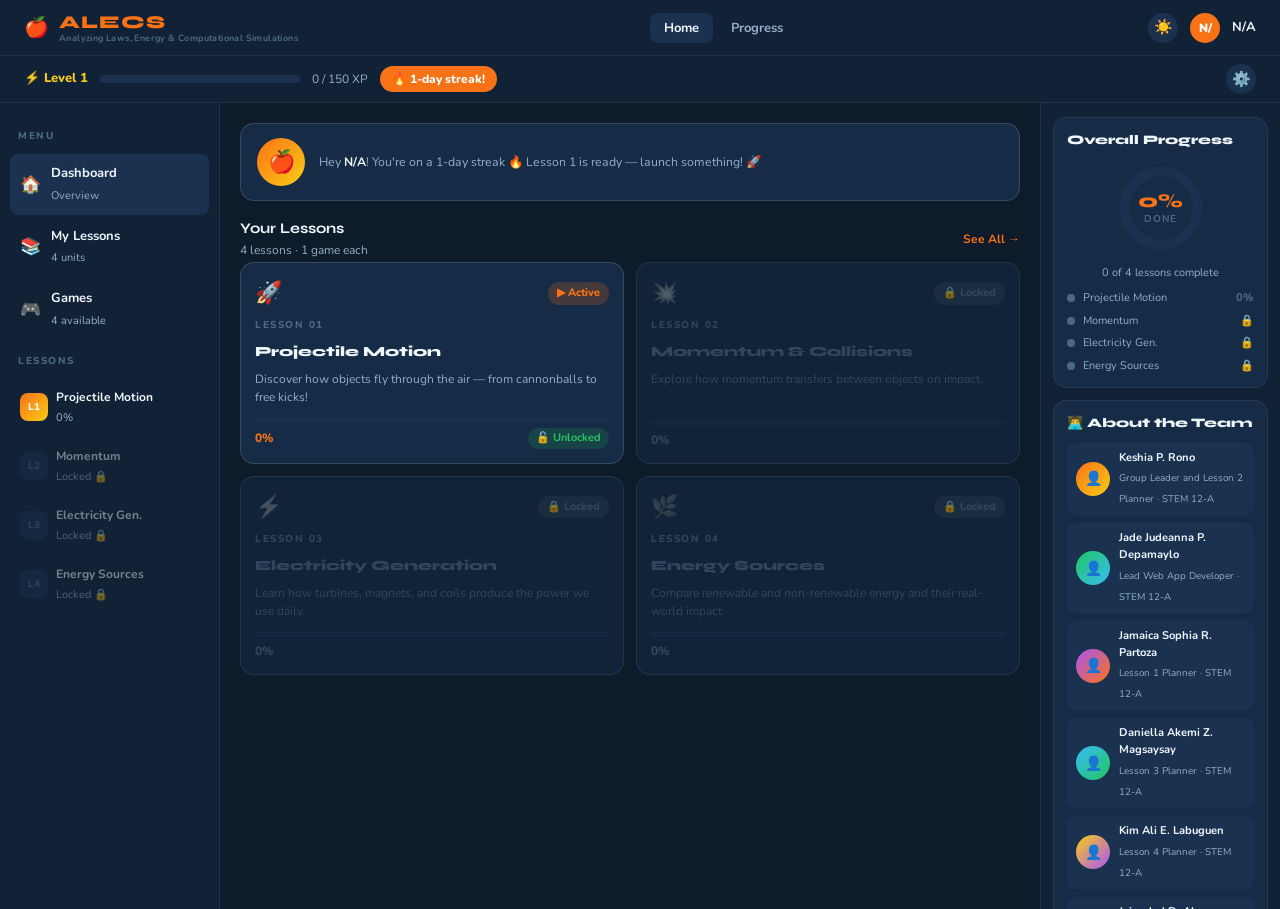
<file: index.html>
<!DOCTYPE html>
<html lang="en">
<head>
  <meta charset="UTF-8" />
  <meta name="viewport" content="width=device-width, initial-scale=1.0" />
  <title>ALECS</title>
  <link rel="stylesheet" href="style.css" />
  <link href="https://fonts.googleapis.com/css2?family=Nunito:wght@400;600;700;800;900&family=Syne:wght@700;800&display=swap" rel="stylesheet" />
  <script src="script.js" defer></script>
</head>
<body>

  <!-- TOP NAV -->
  <nav id="topnav">
    <div id="topnav-left">
      <span id="logo-icon">🍎</span>
      <div id="logo-text-wrap">
        <span id="logo-text">ALECS</span>
        <span id="logo-subtitle">Analyzing Laws, Energy &amp; Computational Simulations</span>
      </div>
    </div>
    <ul id="topnav-links">
      <li><a href="#" class="nav-link active" onclick="showView('dashboard');setActiveNav(this);return false">Home</a></li>
      <li><a href="#" class="nav-link" onclick="showView('progress');setActiveNav(this);return false">Progress</a></li>
    </ul>
    <div id="topnav-right">
      <span class="icon-btn" id="achievements-btn" onclick="openAchievementsModal()" title="Achievements">☀️</span>
      <div id="user-avatar" onclick="openProfileModal()" title="Edit profile">
        <span id="user-initials">?</span>
      </div>
      <span id="user-name" onclick="openProfileModal()" style="cursor:pointer">N/A</span>
    </div>
  </nav>

  <!-- XP / STREAK BAR -->
  <div id="xp-bar-row">
    <span id="level-label">⚡ Level <span id="level-num">1</span></span>
    <div id="xp-track"><div id="xp-fill"></div></div>
    <span id="xp-label"><span id="xp-current">0</span> / <span id="xp-max">1000</span> XP</span>
    <div id="streak-pill">🔥 <span id="streak-count">0</span>-day streak!</div>
    <div id="topnav-icons">
      <span class="icon-btn" onclick="openSettingsModal()" title="Settings">⚙️</span>
    </div>
  </div>

  <!-- 3-COLUMN LAYOUT -->
  <div id="dashboard-layout">

    <!-- LEFT SIDEBAR -->
    <aside id="sidebar">
      <p class="sidebar-label">MENU</p>
      <ul class="sidebar-menu">
        <li class="sidebar-item active" id="menu-dashboard" onclick="showView('dashboard');setActiveMenu(this)">
          <span class="sidebar-item-icon">🏠</span>
          <div class="sidebar-item-text"><strong>Dashboard</strong><small>Overview</small></div>
        </li>
        <li class="sidebar-item" id="menu-lessons" onclick="showView('lessons');setActiveMenu(this)">
          <span class="sidebar-item-icon">📚</span>
          <div class="sidebar-item-text"><strong>My Lessons</strong><small>4 units</small></div>
        </li>
        <li class="sidebar-item" id="menu-games" onclick="showView('games');setActiveMenu(this)">
          <span class="sidebar-item-icon">🎮</span>
          <div class="sidebar-item-text"><strong>Games</strong><small>4 available</small></div>
        </li>
      </ul>

      <p class="sidebar-label">LESSONS</p>
      <ul class="sidebar-lessons">
        <li class="sidebar-lesson" id="sidebar-l1" onclick="window.location.href='lesson1.html'">
          <span class="lesson-pill l1-pill">L1</span>
          <div class="sidebar-lesson-text"><strong>Projectile Motion</strong><small id="sidebar-l1-status">0%</small></div>
        </li>
        <li class="sidebar-lesson locked" id="sidebar-l2">
          <span class="lesson-pill">L2</span>
          <div class="sidebar-lesson-text"><strong>Momentum</strong><small id="sidebar-l2-status">Locked 🔒</small></div>
        </li>
        <li class="sidebar-lesson locked" id="sidebar-l3">
          <span class="lesson-pill">L3</span>
          <div class="sidebar-lesson-text"><strong>Electricity Gen.</strong><small id="sidebar-l3-status">Locked 🔒</small></div>
        </li>
        <li class="sidebar-lesson locked" id="sidebar-l4">
          <span class="lesson-pill">L4</span>
          <div class="sidebar-lesson-text"><strong>Energy Sources</strong><small id="sidebar-l4-status">Locked 🔒</small></div>
        </li>
      </ul>
    </aside>

    <!-- CENTER PANEL -->
    <main id="center-panel">

      <!-- ═══ VIEW: DASHBOARD ═══ -->
      <div id="view-dashboard" class="main-view active">
        <div id="newton-banner">
          <div id="newton-avatar-wrap"><span id="newton-emoji">🍎</span></div>
          <div id="newton-bubble">
            <p>Hey <strong id="newton-username">there</strong>! You're on a <span id="newton-streak">0</span>-day streak 🔥 <span id="newton-message">Ready to start learning?</span></p>
          </div>
        </div>
        <div id="lessons-section">
          <div id="lessons-header">
            <div><h2>Your Lessons</h2><small>4 lessons · 1 game each</small></div>
            <a href="#" id="see-all-btn" onclick="showView('lessons');setActiveMenu(document.getElementById('menu-lessons'));return false">See All →</a>
          </div>
          <div id="lesson-cards-grid">
            <article class="lesson-card" id="card-lesson-1" onclick="window.location.href='lesson1.html'">
              <div class="card-top-row"><span class="card-icon">🚀</span><span class="status-badge" id="badge-l1">▶ Start</span></div>
              <p class="card-lesson-num">LESSON 01</p>
              <h3 class="card-title">Projectile Motion</h3>
              <p class="card-desc">Discover how objects fly through the air — from cannonballs to free kicks!</p>
              <div class="card-footer">
                <div class="card-progress-bar"><div class="card-progress-fill" id="fill-l1"></div></div>
                <div class="card-footer-row"><span class="card-pct" id="pct-l1">0%</span><span class="unlock-tag">🔓 Unlocked</span></div>
              </div>
            </article>
            <article class="lesson-card locked-card" id="card-lesson-2">
              <div class="card-top-row"><span class="card-icon muted">💥</span><span class="status-badge locked-badge">🔒 Locked</span></div>
              <p class="card-lesson-num muted">LESSON 02</p>
              <h3 class="card-title muted">Momentum &amp; Collisions</h3>
              <p class="card-desc muted">Explore how momentum transfers between objects on impact.</p>
              <div class="card-footer">
                <div class="card-progress-bar"><div class="card-progress-fill" id="fill-l2"></div></div>
                <div class="card-footer-row"><span class="card-pct muted" id="pct-l2">0%</span></div>
              </div>
            </article>
            <article class="lesson-card locked-card" id="card-lesson-3">
              <div class="card-top-row"><span class="card-icon muted">⚡</span><span class="status-badge locked-badge">🔒 Locked</span></div>
              <p class="card-lesson-num muted">LESSON 03</p>
              <h3 class="card-title muted">Electricity Generation</h3>
              <p class="card-desc muted">Learn how turbines, magnets, and coils produce the power we use daily.</p>
              <div class="card-footer">
                <div class="card-progress-bar"><div class="card-progress-fill" id="fill-l3"></div></div>
                <div class="card-footer-row"><span class="card-pct muted" id="pct-l3">0%</span></div>
              </div>
            </article>
            <article class="lesson-card locked-card" id="card-lesson-4">
              <div class="card-top-row"><span class="card-icon muted">🌿</span><span class="status-badge locked-badge">🔒 Locked</span></div>
              <p class="card-lesson-num muted">LESSON 04</p>
              <h3 class="card-title muted">Energy Sources</h3>
              <p class="card-desc muted">Compare renewable and non-renewable energy and their real-world impact.</p>
              <div class="card-footer">
                <div class="card-progress-bar"><div class="card-progress-fill" id="fill-l4"></div></div>
                <div class="card-footer-row"><span class="card-pct muted" id="pct-l4">0%</span></div>
              </div>
            </article>
          </div>
        </div>
      </div>

      <!-- ═══ VIEW: MY LESSONS ═══ -->
      <div id="view-lessons" class="main-view">
        <h2 class="view-heading">📚 My Lessons</h2>
        <p class="view-subheading">Click a lesson to open it. Complete each lesson to unlock the next.</p>
        <div style="display:flex;flex-direction:column;gap:14px">

          <div class="lesson-summary-card" id="lscard-1" onclick="window.location.href='lesson1.html'">
            <div class="lsc-header">
              <div class="lsc-icon-wrap" style="background:linear-gradient(135deg,#f97316,#facc15)">🚀</div>
              <div class="lsc-meta">
                <div class="lsc-tag">LESSON 01 · Unlocked</div>
                <h3 class="lsc-title">Projectile Motion</h3>
              </div>
              <div class="lsc-pct-big" id="lsc-pct-1">0%</div>
            </div>
            <p class="lsc-desc">Discover how objects fly through the air. Learn trajectory, gravity, and launch angles — then apply it in the basketball simulator!</p>
            <div class="lsc-phases">
              <span class="lsc-phase-tag">🔍 Knowledge Check</span>
              <span class="lsc-phase-tag">📖 Concepts</span>
              <span class="lsc-phase-tag">🏀 Basketball Game</span>
              <span class="lsc-phase-tag">📊 Analysis</span>
              <span class="lsc-phase-tag">✏️ Final Quiz</span>
            </div>
            <div class="card-progress-bar" style="margin-top:10px"><div class="card-progress-fill" id="lsc-fill-1"></div></div>
          </div>

          <div class="lesson-summary-card locked-summary" id="lscard-2">
            <div class="lsc-header">
              <div class="lsc-icon-wrap" style="background:#1a3150">💥</div>
              <div class="lsc-meta">
                <div class="lsc-tag muted-tag" id="lsc-tag-2">LESSON 02 · 🔒 Locked</div>
                <h3 class="lsc-title lsc-title-muted">Momentum &amp; Collisions</h3>
              </div>
              <div class="lsc-pct-big lsc-pct-muted" id="lsc-pct-2">0%</div>
            </div>
            <p class="lsc-desc lsc-desc-muted">Explore the physics of collisions — elastic, inelastic, and everything in between. See how momentum is always conserved in closed systems.</p>
            <div class="lsc-phases">
              <span class="lsc-phase-tag muted-tag">🔍 Knowledge Check</span>
              <span class="lsc-phase-tag muted-tag">📖 Concepts</span>
              <span class="lsc-phase-tag muted-tag">💥 Collision Lab</span>
              <span class="lsc-phase-tag muted-tag">📊 Analysis</span>
              <span class="lsc-phase-tag muted-tag">✏️ Final Quiz</span>
            </div>
            <div class="card-progress-bar" style="margin-top:10px"><div class="card-progress-fill" id="lsc-fill-2"></div></div>
          </div>

          <div class="lesson-summary-card locked-summary" id="lscard-3">
            <div class="lsc-header">
              <div class="lsc-icon-wrap" style="background:#1a3150">⚡</div>
              <div class="lsc-meta">
                <div class="lsc-tag muted-tag" id="lsc-tag-3">LESSON 03 · 🔒 Locked</div>
                <h3 class="lsc-title lsc-title-muted">Electricity Generation</h3>
              </div>
              <div class="lsc-pct-big lsc-pct-muted" id="lsc-pct-3">0%</div>
            </div>
            <p class="lsc-desc lsc-desc-muted">Learn how turbines, magnets, and copper coils generate electricity. Connect classroom physics to real power plants and daily life.</p>
            <div class="lsc-phases">
              <span class="lsc-phase-tag muted-tag">🔍 Knowledge Check</span>
              <span class="lsc-phase-tag muted-tag">📖 Concepts</span>
              <span class="lsc-phase-tag muted-tag">⚡ Generator Sim</span>
              <span class="lsc-phase-tag muted-tag">📊 Analysis</span>
              <span class="lsc-phase-tag muted-tag">✏️ Final Quiz</span>
            </div>
            <div class="card-progress-bar" style="margin-top:10px"><div class="card-progress-fill" id="lsc-fill-3"></div></div>
          </div>

          <div class="lesson-summary-card locked-summary" id="lscard-4">
            <div class="lsc-header">
              <div class="lsc-icon-wrap" style="background:#1a3150">🌿</div>
              <div class="lsc-meta">
                <div class="lsc-tag muted-tag" id="lsc-tag-4">LESSON 04 · 🔒 Locked</div>
                <h3 class="lsc-title lsc-title-muted">Energy Sources</h3>
              </div>
              <div class="lsc-pct-big lsc-pct-muted" id="lsc-pct-4">0%</div>
            </div>
            <p class="lsc-desc lsc-desc-muted">Compare renewable and non-renewable energy. Run 6 simulations across solar, wind, hydro, coal, oil, and gas to see real environmental impact.</p>
            <div class="lsc-phases">
              <span class="lsc-phase-tag muted-tag">🔍 Knowledge Check</span>
              <span class="lsc-phase-tag muted-tag">🗂️ Sort &amp; Match</span>
              <span class="lsc-phase-tag muted-tag">🔬 Energy Simulator</span>
              <span class="lsc-phase-tag muted-tag">🏘️ Community App</span>
              <span class="lsc-phase-tag muted-tag">✏️ Final Quiz</span>
            </div>
            <div class="card-progress-bar" style="margin-top:10px"><div class="card-progress-fill" id="lsc-fill-4"></div></div>
          </div>

        </div>
      </div>

      <!-- ═══ VIEW: GAMES ═══ -->
      <div id="view-games" class="main-view">
        <h2 class="view-heading">🎮 Mini-Games</h2>
        <p class="view-subheading">Each game is inside its lesson's Phase 3. Click Play to jump straight to the game — locked games require completing the previous lesson first.</p>
        <div class="games-grid">

          <div class="game-card" id="gcrd-1">
            <div class="gc-emoji">🏀</div>
            <div class="gc-info">
              <div class="gc-top-row">
                <h3 class="gc-title">Basketball Launcher</h3>
                <span class="gc-badge gc-unlocked">✅ Playable</span>
              </div>
              <p class="gc-desc">Set angle &amp; power to score baskets using projectile motion physics.</p>
              <div class="gc-lesson-tag">Lesson 1 · Projectile Motion</div>
            </div>
            <button class="gc-play-btn" onclick="launchGame(1)">▶ Play</button>
          </div>

          <div class="game-card gc-locked" id="gcrd-2">
            <div class="gc-emoji" style="opacity:.35">💥</div>
            <div class="gc-info">
              <div class="gc-top-row">
                <h3 class="gc-title" style="color:var(--text-muted)">Collision Lab</h3>
                <span class="gc-badge gc-locked-badge">🔒 Locked</span>
              </div>
              <p class="gc-desc" style="color:var(--text-muted)">Adjust masses and velocities. Elastic vs inelastic collisions and momentum conservation.</p>
              <div class="gc-lesson-tag" style="opacity:.35">Lesson 2 · Momentum</div>
            </div>
            <button class="gc-play-btn gc-play-locked" disabled>🔒 Locked</button>
          </div>

          <div class="game-card gc-locked" id="gcrd-3">
            <div class="gc-emoji" style="opacity:.35">⚡</div>
            <div class="gc-info">
              <div class="gc-top-row">
                <h3 class="gc-title" style="color:var(--text-muted)">Generator Simulator</h3>
                <span class="gc-badge gc-locked-badge">🔒 Locked</span>
              </div>
              <p class="gc-desc" style="color:var(--text-muted)">Spin a virtual generator, control RPM and coil turns to produce electricity.</p>
              <div class="gc-lesson-tag" style="opacity:.35">Lesson 3 · Electricity</div>
            </div>
            <button class="gc-play-btn gc-play-locked" disabled>🔒 Locked</button>
          </div>

          <div class="game-card gc-locked" id="gcrd-4">
            <div class="gc-emoji" style="opacity:.35">🌿</div>
            <div class="gc-info">
              <div class="gc-top-row">
                <h3 class="gc-title" style="color:var(--text-muted)">Energy Simulator</h3>
                <span class="gc-badge gc-locked-badge">🔒 Locked</span>
              </div>
              <p class="gc-desc" style="color:var(--text-muted)">Run solar, wind, hydro, coal, oil &amp; gas simulations. Compare environmental impact scores.</p>
              <div class="gc-lesson-tag" style="opacity:.35">Lesson 4 · Energy Sources</div>
            </div>
            <button class="gc-play-btn gc-play-locked" disabled>🔒 Locked</button>
          </div>

        </div>
      </div>

      <!-- ═══ VIEW: PROGRESS ═══ -->
      <div id="view-progress" class="main-view">
        <h2 class="view-heading">📊 Your Progress</h2>
        <p class="view-subheading">Full breakdown of how you performed across all lessons and phases.</p>
        <div id="progress-detail-wrap"></div>
      </div>

    </main>

    <!-- RIGHT PANEL -->
    <aside id="right-panel">

      <div class="right-card" id="progress-ring-card">
        <h4>Overall Progress</h4>
        <div id="ring-wrap">
          <svg id="progress-ring" viewBox="0 0 100 100">
            <circle class="ring-bg" cx="50" cy="50" r="38" />
            <circle class="ring-fg" cx="50" cy="50" r="38" stroke-dasharray="239" stroke-dashoffset="239" />
          </svg>
          <div id="ring-label">
            <strong id="ring-pct-text">0%</strong>
            <small>DONE</small>
          </div>
        </div>
        <p id="ring-sub">0 of 4 lessons complete</p>
        <ul id="progress-breakdown">
          <li class="pb-row"><span class="pb-dot grey" id="dot-l1"></span><span class="pb-name">Projectile Motion</span><span class="pb-val" id="pb-val-l1">0%</span></li>
          <li class="pb-row"><span class="pb-dot grey" id="dot-l2"></span><span class="pb-name">Momentum</span><span class="pb-val" id="pb-val-l2">🔒</span></li>
          <li class="pb-row"><span class="pb-dot grey" id="dot-l3"></span><span class="pb-name">Electricity Gen.</span><span class="pb-val" id="pb-val-l3">🔒</span></li>
          <li class="pb-row"><span class="pb-dot grey" id="dot-l4"></span><span class="pb-name">Energy Sources</span><span class="pb-val" id="pb-val-l4">🔒</span></li>
        </ul>
      </div>

      <!-- About the Team -->
      <div class="right-card" id="about-card">
        <h4>👨‍💻 About the Team</h4>
        <div id="team-list">
          <div class="team-member">
            <div class="tm-avatar" style="background:linear-gradient(135deg,#f97316,#facc15)">👤</div>
            <div class="tm-info"><strong>Keshia P. Rono</strong><small>Group Leader and Lesson 2 Planner · STEM 12-A</small></div>
          </div>
          <div class="team-member">
            <div class="tm-avatar" style="background:linear-gradient(135deg,#22c55e,#38bdf8)">👤</div>
            <div class="tm-info"><strong>Jade Judeanna P. Depamaylo</strong><small>Lead Web App Developer · STEM 12-A</small></div>
          </div>
          <div class="team-member">
            <div class="tm-avatar" style="background:linear-gradient(135deg,#a855f7,#f97316)">👤</div>
            <div class="tm-info"><strong>Jamaica Sophia R. Partoza</strong><small>Lesson 1 Planner · STEM 12-A</small></div>
          </div>
          <div class="team-member">
            <div class="tm-avatar" style="background:linear-gradient(135deg,#38bdf8,#22c55e)">👤</div>
            <div class="tm-info"><strong>Daniella Akemi Z. Magsaysay</strong><small>Lesson 3 Planner · STEM 12-A</small></div>
          </div>
          <div class="team-member">
            <div class="tm-avatar" style="background:linear-gradient(135deg,#facc15,#a855f7)">👤</div>
            <div class="tm-info"><strong>Kim Ali E. Labuguen</strong><small>Lesson 4 Planner · STEM 12-A</small></div>
          </div>
           <div class="team-member">
            <div class="tm-avatar" style="background:linear-gradient(135deg,#f97316,#facc15)">👤</div>
            <div class="tm-info"><strong>Jaine Jed D. Alano</strong><small>Content Planner · STEM 12-A</small></div>
          </div>
          <div class="team-member">
            <div class="tm-avatar" style="background:linear-gradient(135deg,#22c55e,#38bdf8)">👤</div>
            <div class="tm-info"><strong>Lorenzo S. Cruza Jr.</strong><small>Design Planner · STEM 12-A</small></div>
          </div>
        </div>
        <div class="tm-project-tag">
          🔬 <strong>ALECS</strong><br>
          <span style="font-weight:400">Analyzing Laws, Energy &amp;<br>Computational Simulations</span><br>
          <span style="font-size:.72rem;opacity:.6">Research Web App · Physics · 2025</span>
        </div>
      </div>

      <!-- Settings -->
      <div class="right-card" style="border-color:rgba(239,68,68,0.3)">
        <h4 style="color:#ef4444">⚙️ Settings</h4>
        <p style="font-size:11px;color:var(--text-secondary);line-height:1.5;margin-bottom:8px">Reset all XP, levels, streaks, and lesson progress.</p>
        <button onclick="openSettingsModal()" style="width:100%;padding:9px;background:rgba(239,68,68,0.12);border:1px solid rgba(239,68,68,0.4);border-radius:8px;color:#ef4444;font-family:inherit;font-weight:800;font-size:12px;cursor:pointer;transition:.2s" onmouseover="this.style.background='rgba(239,68,68,0.22)'" onmouseout="this.style.background='rgba(239,68,68,0.12)'">
          🗑️ Reset All Progress
        </button>
      </div>

    </aside>
  </div>

  <!-- ═══ PROFILE MODAL ═══ -->
  <div id="profile-modal" class="modal-overlay" style="display:none">
    <div class="modal-box" style="max-width:440px">
      <h2 class="modal-title">👤 Edit Profile</h2>
      <div class="prof-preview-row">
        <div id="prof-avatar-preview" class="prof-avatar-big">?</div>
        <div>
          <strong id="prof-name-preview" style="font-size:1rem;display:block;color:var(--text-primary)">Your Name</strong>
          <small style="color:var(--text-secondary)">Level <span id="prof-level-preview">1</span></small>
        </div>
      </div>
      <label class="modal-label">DISPLAY NAME</label>
      <input id="prof-name-input" type="text" maxlength="20" placeholder="Enter your name..." class="modal-input" oninput="updateProfilePreview()"/>
      <label class="modal-label">CHOOSE AVATAR NUMBER (1–100)</label>
      <p style="font-size:.77rem;color:var(--text-muted);margin-bottom:10px">Your avatar is your chosen number. Pick any!</p>
      <div id="avatar-picker-grid" class="avatar-grid"></div>
      <div class="modal-btn-row">
        <button onclick="saveProfile()" class="modal-btn-primary">Save</button>
        <button onclick="closeProfileModal()" class="modal-btn-secondary">Cancel</button>
      </div>
    </div>
  </div>

  <!-- ═══ ACHIEVEMENTS MODAL ═══ -->
  <div id="achievements-modal" class="modal-overlay" style="display:none">
    <div class="modal-box" style="max-width:520px">
      <div style="display:flex;align-items:center;justify-content:space-between;margin-bottom:16px">
        <h2 class="modal-title" style="margin:0">☀️ Achievements</h2>
        <button onclick="closeAchievementsModal()" style="color:var(--text-muted);font-size:1.2rem;line-height:1">✕</button>
      </div>
      <div id="achievements-grid"></div>
    </div>
  </div>

  <!-- ═══ SETTINGS MODAL ═══ -->
  <div id="reset-modal" class="modal-overlay" style="display:none">
    <div class="modal-box" style="max-width:380px;text-align:center">
      <div style="font-size:2rem;margin-bottom:8px">⚙️</div>
      <h2 class="modal-title">Settings</h2>
      <p style="font-size:.87rem;color:var(--text-secondary);margin-bottom:22px;line-height:1.6">This will reset <strong style="color:var(--text-primary)">all progress</strong> — XP, streak, and lesson data will return to zero.</p>
      <button onclick="resetAllProgress()" class="modal-btn-danger">🗑️ Reset All Progress</button>
      <button onclick="document.getElementById('reset-modal').style.display='none'" class="modal-btn-secondary" style="margin-top:8px">Cancel</button>
    </div>
  </div>

  <!-- ═══ LEVEL-UP POPUP ═══ -->
  <div id="levelup-popup" class="levelup-popup" style="display:none">
    <div style="font-size:2.8rem">⚡</div>
    <div class="levelup-title" id="levelup-text">Level Up!</div>
    <div class="levelup-sub" id="levelup-sub"></div>
  </div>

</body>
</html>
</file>
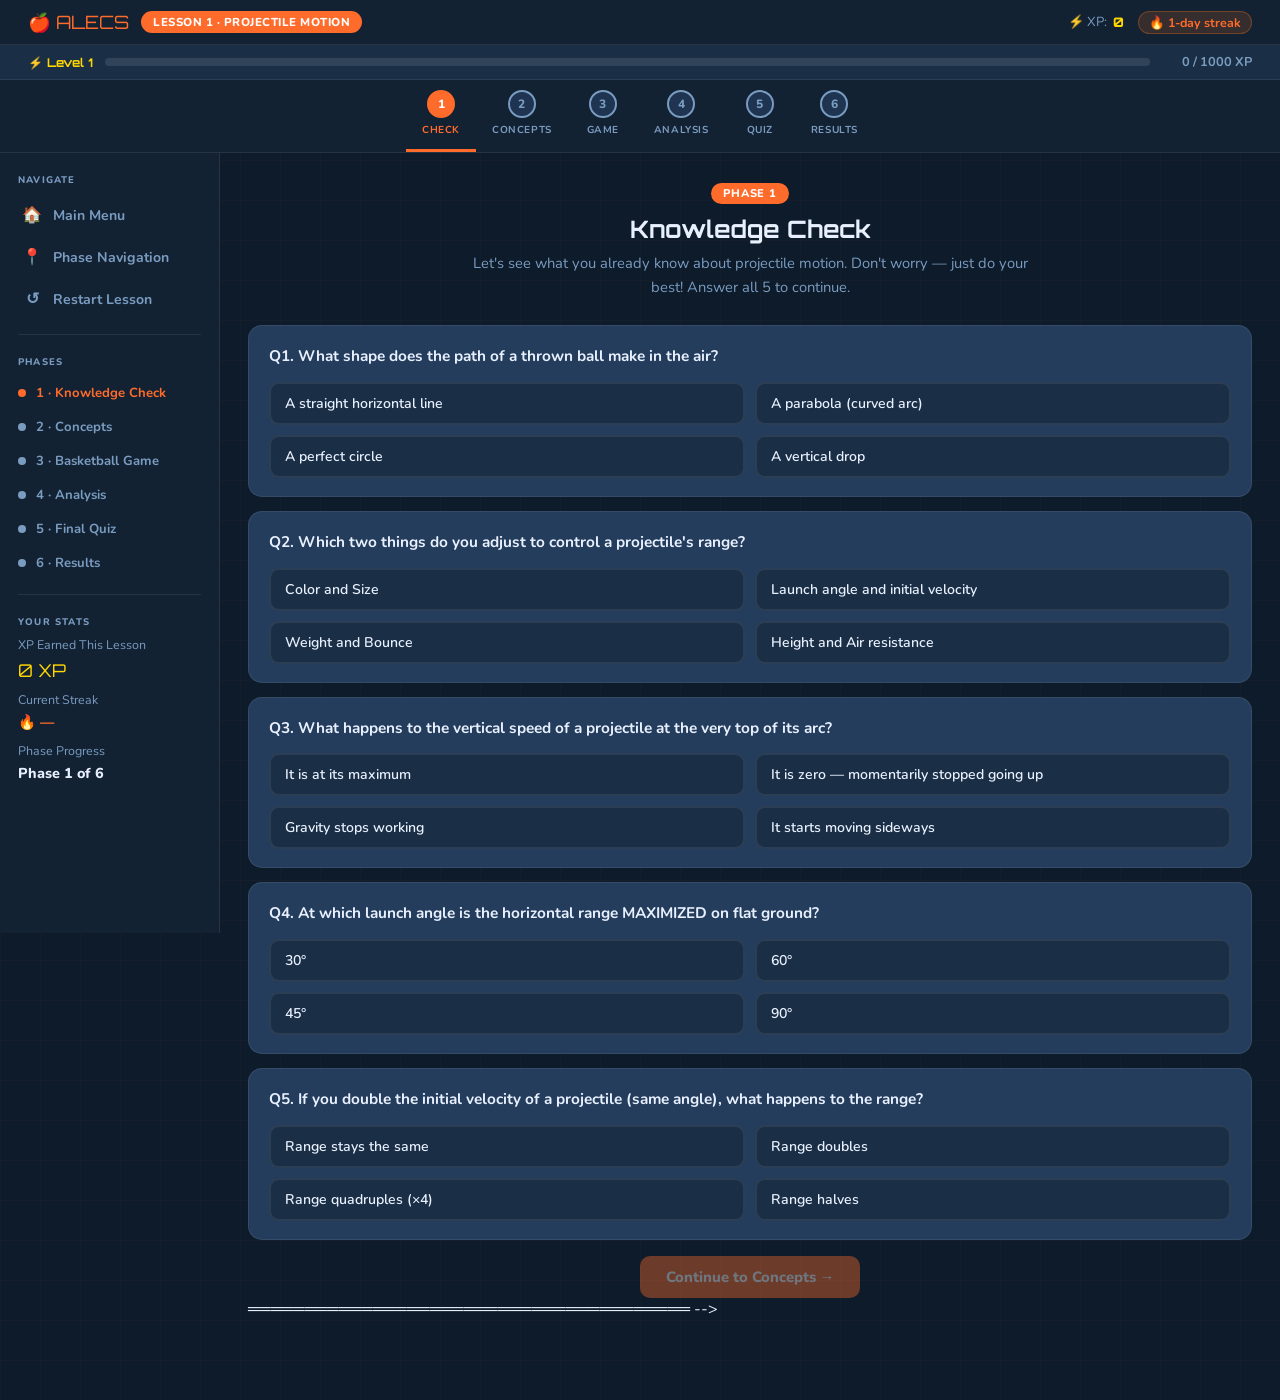
<file: lesson1.html>
<!DOCTYPE html>
<html lang="en">
<head>
<meta charset="UTF-8"/>
<meta name="viewport" content="width=device-width, initial-scale=1.0"/>
<title>ALECS — Analyzing Laws, Energy &amp; Computational Simulations – Lesson 1: Projectile Motion (Basketball)</title>
<link href="https://fonts.googleapis.com/css2?family=Orbitron:wght@700;900&family=Nunito:wght@400;600;700;800&display=swap" rel="stylesheet"/>
<style>
/* ── TOKENS ── */
:root {
  --navy:    #0d1b2a;
  --navy2:   #132233;
  --navy3:   #1a2e45;
  --card:    #1e3450;
  --card2:   #243d5c;
  --orange:  #ff6b2b;
  --orange2: #ff8c52;
  --yellow:  #ffd700;
  --green:   #22c55e;
  --red:     #ef4444;
  --purple:  #9b59b6;
  --text:    #e8f0fe;
  --muted:   #7a9cc0;
  --border:  rgba(255,255,255,.08);
  --radius:  14px;
  --ff-head: 'Orbitron', sans-serif;
  --ff-body: 'Nunito', sans-serif;
}
*, *::before, *::after { box-sizing: border-box; margin: 0; padding: 0; }
html { scroll-behavior: smooth; }
body {
  background: var(--navy);
  color: var(--text);
  font-family: var(--ff-body);
  min-height: 100vh;
  overflow-x: hidden;
  background-image:
    linear-gradient(rgba(255,107,43,.03) 1px, transparent 1px),
    linear-gradient(90deg, rgba(255,107,43,.03) 1px, transparent 1px);
  background-size: 40px 40px;
}

/* ── TOP BAR ── */
#topbar {
  display: flex; align-items: center; justify-content: space-between;
  padding: 10px 28px;
  background: var(--navy2);
  border-bottom: 1px solid var(--border);
  position: sticky; top: 0; z-index: 200;
}
#topbar-left { display: flex; align-items: center; gap: 12px; }
.logo-link { font-family: var(--ff-head); font-size: 1.15rem; color: var(--orange); text-decoration: none; display: flex; align-items: center; gap: 7px; }
.lesson-badge { background: var(--orange); color: #fff; font-size: .72rem; font-weight: 800; padding: 3px 12px; border-radius: 20px; letter-spacing: .5px; text-transform: uppercase; }
#topbar-right { display: flex; align-items: center; gap: 14px; }
.xp-live { display: flex; align-items: center; gap: 6px; font-size: .82rem; color: var(--muted); }
.xp-live strong { color: var(--yellow); font-weight: 800; font-family: var(--ff-head); }
.streak-pill { background: rgba(249,115,22,.15); border: 1px solid rgba(249,115,22,.3); color: var(--orange); padding: 2px 10px; border-radius: 99px; font-size: .78rem; font-weight: 700; }

/* ── XP BAR ── */
#xp-bar-row {
  display: flex; align-items: center; gap: 12px;
  padding: 8px 28px;
  background: var(--navy3);
  border-bottom: 1px solid var(--border);
  font-size: .8rem; font-weight: 700;
}
#level-lbl { color: var(--yellow); white-space: nowrap; font-family: var(--ff-head); font-size: .75rem; }
#xp-track { flex: 1; height: 8px; background: rgba(255,255,255,.1); border-radius: 99px; overflow: hidden; }
#xp-fill { height: 100%; border-radius: 99px; background: linear-gradient(90deg, var(--orange), var(--yellow)); transition: width .6s ease; }
#xp-lbl { color: var(--muted); white-space: nowrap; min-width: 90px; text-align: right; }

/* ── PHASE STEPPER ── */
#phase-stepper {
  display: flex; justify-content: center;
  background: var(--navy2);
  border-bottom: 1px solid var(--border);
  overflow-x: auto; scrollbar-width: none;
}
#phase-stepper::-webkit-scrollbar { display: none; }
.step-item {
  display: flex; flex-direction: column; align-items: center;
  padding: 10px 16px 12px;
  border-bottom: 3px solid transparent;
  transition: all .3s; cursor: default; min-width: 70px;
}
.step-item.active { border-color: var(--orange); }
.step-item.done   { border-color: var(--green); }
.step-bubble {
  width: 28px; height: 28px; border-radius: 50%;
  display: flex; align-items: center; justify-content: center;
  font-size: .75rem; font-weight: 800;
  background: var(--card); border: 2px solid var(--muted); color: var(--muted);
  margin-bottom: 5px; transition: all .3s;
}
.step-item.active .step-bubble { background: var(--orange); border-color: var(--orange); color: #fff; }
.step-item.done   .step-bubble { background: var(--green);  border-color: var(--green);  color: #fff; }
.step-label { font-size: .63rem; font-weight: 700; text-transform: uppercase; letter-spacing: .6px; color: var(--muted); white-space: nowrap; }
.step-item.active .step-label { color: var(--orange); }
.step-item.done   .step-label { color: var(--green); }

/* ── MAIN LAYOUT (sidebar + content) ── */
#page-body {
  display: flex;
  min-height: calc(100vh - 120px);
}

/* ── SIDEBAR ── */
#lesson-sidebar {
  width: 220px;
  flex-shrink: 0;
  background: var(--navy2);
  border-right: 1px solid var(--border);
  padding: 20px 0 40px;
  position: sticky;
  top: 120px; /* topbar + xp-bar height */
  height: calc(100vh - 120px);
  overflow-y: auto;
  scrollbar-width: none;
}
#lesson-sidebar::-webkit-scrollbar { display: none; }

.sb-section-label {
  font-size: .6rem;
  font-weight: 800;
  text-transform: uppercase;
  letter-spacing: 1.2px;
  color: var(--muted);
  padding: 0 18px;
  margin-bottom: 8px;
  margin-top: 20px;
}
.sb-section-label:first-child { margin-top: 0; }

.sb-btn {
  display: flex;
  align-items: center;
  gap: 10px;
  width: 100%;
  padding: 10px 18px;
  background: none;
  border: none;
  border-left: 3px solid transparent;
  color: var(--muted);
  font-family: var(--ff-body);
  font-size: .88rem;
  font-weight: 700;
  cursor: pointer;
  text-align: left;
  text-decoration: none;
  transition: color .2s, background .2s, border-color .2s;
}
.sb-btn:hover { background: rgba(255,107,43,.06); color: var(--text); border-color: var(--orange); }
.sb-btn.danger:hover { background: rgba(239,68,68,.08); color: var(--red); border-color: var(--red); }
.sb-btn .sb-icon { font-size: 1rem; width: 22px; text-align: center; }

.sb-phase-list { padding: 0; list-style: none; }
.sb-phase-item {
  display: flex;
  align-items: center;
  gap: 10px;
  padding: 8px 18px;
  font-size: .82rem;
  font-weight: 700;
  color: var(--muted);
  transition: color .2s;
}
.sb-phase-item.active { color: var(--orange); }
.sb-phase-item.done   { color: var(--green); }
.sb-phase-dot {
  width: 8px; height: 8px; border-radius: 50%;
  background: var(--muted); flex-shrink: 0; transition: background .3s;
}
.sb-phase-item.active .sb-phase-dot { background: var(--orange); }
.sb-phase-item.done   .sb-phase-dot { background: var(--green); }

.sb-divider { height: 1px; background: var(--border); margin: 14px 18px; }

/* ── CONTENT WRAPPER ── */
#lesson-content { flex: 1; min-width: 0; padding: 28px 28px 80px; }

/* ── PHASE VISIBILITY ── */
.phase-block { display: none; }
.phase-block.active { display: block; }

/* ── CONFIRM MODAL ── */
#confirm-modal {
  display: none;
  position: fixed; inset: 0;
  background: rgba(0,0,0,.6);
  z-index: 9999;
  align-items: center;
  justify-content: center;
}
#confirm-modal.open { display: flex; }
#confirm-box {
  background: var(--card);
  border: 1px solid var(--border);
  border-radius: var(--radius);
  padding: 28px 32px;
  max-width: 380px;
  width: 90%;
  text-align: center;
}
#confirm-box h3 { font-family: var(--ff-head); font-size: 1rem; color: var(--text); margin-bottom: 10px; }
#confirm-box p  { font-size: .88rem; color: var(--muted); line-height: 1.6; margin-bottom: 22px; }
#confirm-box .gap-row { justify-content: center; }

/* ── SECTION HEADER ── */
.section-header { text-align: center; margin-bottom: 26px; }
.phase-tag {
  display: inline-block; background: var(--orange); color: #fff;
  font-size: .7rem; font-weight: 800; padding: 3px 12px; border-radius: 12px;
  text-transform: uppercase; letter-spacing: .8px; margin-bottom: 10px;
}
.section-header h2 { font-family: var(--ff-head); font-size: 1.5rem; color: var(--text); margin-bottom: 8px; }
.section-header p { color: var(--muted); font-size: .92rem; line-height: 1.6; max-width: 560px; margin: 0 auto; }

/* ── CARD ── */
.l1-card { background: var(--card); border: 1px solid var(--border); border-radius: var(--radius); padding: 22px; margin-bottom: 16px; }
.l1-card-title { font-family: var(--ff-head); font-size: .85rem; color: var(--orange); text-transform: uppercase; letter-spacing: 1px; margin-bottom: 14px; }

/* ── BUTTONS ── */
.l1-btn {
  display: inline-flex; align-items: center; gap: 8px;
  padding: 11px 26px; border: none; border-radius: 10px;
  font-family: var(--ff-body); font-weight: 800; font-size: .93rem;
  cursor: pointer; transition: .2s;
}
.l1-btn-primary  { background: var(--orange); color: #fff; }
.l1-btn-primary:hover  { background: var(--orange2); transform: translateY(-1px); }
.l1-btn-secondary { background: var(--card2); color: var(--text); border: 1px solid var(--border); }
.l1-btn-secondary:hover { background: var(--navy3); }
.l1-btn-green    { background: var(--green); color: #fff; }
.l1-btn-green:hover { filter: brightness(1.1); }
.l1-btn-sm { padding: 7px 16px; font-size: .82rem; }
.l1-btn:disabled { opacity: .4; cursor: not-allowed; transform: none !important; }

/* ── KNOWLEDGE CHECK (Phase 1) ── */
.kc-question {
  background: var(--card2); border: 1px solid var(--border);
  border-radius: var(--radius); padding: 18px 20px; margin-bottom: 14px;
}
.kc-q-text { font-weight: 700; font-size: .96rem; line-height: 1.55; margin-bottom: 14px; }
.kc-options { display: grid; grid-template-columns: 1fr 1fr; gap: 10px; }
.kc-opt {
  background: var(--navy3); border: 2px solid var(--border);
  border-radius: 10px; padding: 10px 14px; cursor: pointer;
  font-family: var(--ff-body); font-size: .88rem; font-weight: 600;
  color: var(--text); text-align: left; transition: border-color .2s, background .2s;
}
.kc-opt:hover:not(:disabled) { border-color: var(--orange); background: rgba(255,107,43,.08); }
.kc-opt.correct { background: rgba(34,197,94,.12); border-color: var(--green); color: var(--green); }
.kc-opt.wrong   { background: rgba(239,68,68,.12);  border-color: var(--red);   color: var(--red);   }
.kc-opt:disabled { cursor: default; }
.kc-feedback { margin-top: 10px; padding: 8px 14px; border-radius: 8px; font-weight: 700; font-size: .86rem; display: none; }
.kc-feedback.show { display: block; }
.kc-feedback.correct { background: rgba(34,197,94,.12); border: 1px solid var(--green); color: var(--green); }
.kc-feedback.wrong   { background: rgba(239,68,68,.12); border: 1px solid var(--red);   color: var(--red);   }

/* ── CONCEPTS (Phase 2) ── */
.formula-grid { display: grid; grid-template-columns: 1fr 1fr; gap: 14px; }
.formula-item { background: var(--navy3); border: 1px solid var(--border); border-radius: 10px; padding: 16px; }
.formula-item.wide { grid-column: 1 / -1; }
.formula-eq { font-family: var(--ff-head); font-size: .88rem; color: var(--yellow); margin-bottom: 6px; }
.formula-item p { font-size: .82rem; color: var(--muted); line-height: 1.55; }
.drag-bank { display: flex; flex-wrap: wrap; gap: 10px; margin-bottom: 14px; min-height: 44px; }
.drag-chip {
  background: var(--orange); color: #fff; padding: 7px 16px; border-radius: 20px;
  font-weight: 700; font-size: .83rem; cursor: grab; user-select: none; transition: opacity .2s;
}
.drag-chip:active { cursor: grabbing; opacity: .6; }
.drag-chip.placed { opacity: .3; pointer-events: none; }
.drop-zone {
  border: 2px dashed var(--muted); border-radius: 10px; padding: 10px 16px;
  min-height: 46px; display: flex; align-items: center;
  font-size: .84rem; color: var(--muted); margin-bottom: 8px;
  transition: border-color .2s, background .2s;
}
.drop-zone.drag-over { border-color: var(--orange); background: rgba(255,107,43,.08); }
.drop-zone.filled    { border-color: var(--green);  background: rgba(34,197,94,.06);  color: var(--green); font-weight: 700; }
.drop-zone.wrong     { border-color: var(--red);    background: rgba(239,68,68,.06);  color: var(--red); font-weight: 700; }
#drag-result { margin-top: 10px; font-weight: 700; font-size: .88rem; }

/* ── BASKETBALL GAME (Phase 3) ── */
.game-header {
  display: flex; align-items: center; justify-content: space-between;
  padding: 12px 18px; border-bottom: 1px solid var(--border);
  background: var(--card2); border-radius: var(--radius) var(--radius) 0 0;
}
.game-title { font-family: var(--ff-head); font-size: .85rem; color: var(--orange); text-transform: uppercase; letter-spacing: 1px; }
.level-badge { background: var(--navy3); border: 1px solid var(--border); border-radius: 8px; padding: 4px 12px; font-size: .78rem; font-weight: 700; color: var(--muted); }
.level-badge span { color: var(--orange); }
#bb-canvas { display: block; width: 100%; border-radius: 0; background: #1a3a6b; }
.game-controls { padding: 14px 18px; background: var(--card2); border-top: 1px solid var(--border); }
.control-row { display: flex; align-items: center; gap: 14px; margin-bottom: 10px; }
.control-row label { font-size: .82rem; font-weight: 700; color: var(--muted); min-width: 200px; }
.control-row label span { color: var(--yellow); font-family: var(--ff-head); font-size: .85rem; min-width: 50px; display: inline-block; }
.control-row input[type=range] { flex: 1; accent-color: var(--orange); height: 4px; cursor: pointer; }
.game-stats { display: flex; flex-wrap: wrap; gap: 8px; padding: 10px 18px; background: var(--navy3); border-top: 1px solid var(--border); }
.stat-chip { background: var(--card); border: 1px solid var(--border); border-radius: 8px; padding: 5px 12px; font-size: .78rem; color: var(--muted); }
.stat-chip strong { color: var(--yellow); font-weight: 800; }
.att-tracker { display: flex; gap: 6px; align-items: center; padding: 10px 18px; }
.att-dot { width: 14px; height: 14px; border-radius: 50%; background: var(--navy3); border: 2px solid var(--muted); transition: .3s; }
.att-dot.made   { background: var(--green); border-color: var(--green); }
.att-dot.missed { background: var(--red);   border-color: var(--red);   }
.att-dot.active { border-color: var(--orange); animation: pulse-dot 1s ease-in-out infinite; }
@keyframes pulse-dot { 0%,100%{transform:scale(1);} 50%{transform:scale(1.25);} }
#coach-tip-box { display: none; margin: 0 18px 12px; padding: 10px 16px; background: rgba(255,107,43,.08); border: 1px solid var(--orange); border-radius: 10px; font-size: .85rem; line-height: 1.5; }
#coach-tip-box.show { display: block; }
#formula-ref-panel { display: none; margin: 0 18px 12px; background: var(--navy3); border: 1px solid var(--border); border-radius: 10px; padding: 12px 16px; }
#formula-ref-panel.open { display: block; }
#formula-ref-panel p { font-family: var(--ff-head); font-size: .75rem; color: var(--yellow); line-height: 2; }
#bb-message { display: none; margin: 12px 18px 0; padding: 12px 16px; border-radius: 10px; font-weight: 700; font-size: .94rem; text-align: center; }
#bb-message.show.correct { display: block; background: rgba(34,197,94,.15); border: 1px solid var(--green); color: var(--green); }
#bb-message.show.wrong   { display: block; background: rgba(239,68,68,.12);  border: 1px solid var(--red);   color: var(--red);   }
#bb-message.show.info    { display: block; background: rgba(255,107,43,.1);   border: 1px solid var(--orange); color: var(--orange); }
.funfact-bar { background: rgba(255,215,0,.06); border: 1px solid rgba(255,215,0,.2); border-radius: 10px; padding: 10px 16px; margin: 10px 18px; font-size: .83rem; line-height: 1.55; color: var(--muted); display: none; }
.funfact-bar.show { display: block; }
.funfact-bar strong { color: var(--yellow); }

/* ── GOALS TRACKER (Phase 3 sidebar strip) ── */
#goals-strip { display: flex; flex-wrap: wrap; gap: 8px; padding: 12px 18px; background: var(--navy2); border-top: 1px solid var(--border); border-bottom: 1px solid var(--border); margin-bottom: 16px; border-radius: var(--radius); }
.goal-pill {
  display: flex; align-items: center; gap: 6px;
  background: var(--card); border: 1px solid var(--border);
  border-radius: 20px; padding: 5px 12px;
  font-size: .78rem; font-weight: 700; color: var(--muted);
  transition: .3s;
}
.goal-pill.done { background: rgba(34,197,94,.1); border-color: var(--green); color: var(--green); }
.goal-pill .gp-dot { width: 8px; height: 8px; border-radius: 50%; background: var(--muted); transition: .3s; }
.goal-pill.done .gp-dot { background: var(--green); }
#goals-count { font-size: .82rem; font-weight: 800; color: var(--yellow); font-family: var(--ff-head); margin-left: auto; }

/* ── ANALYSIS (Phase 4) ── */
.perf-bar-row { margin-bottom: 14px; }
.perf-bar-labels { display: flex; justify-content: space-between; font-size: .84rem; font-weight: 700; margin-bottom: 6px; }
.perf-bar-labels span:last-child { color: var(--yellow); }
.perf-bar-track { height: 12px; background: var(--navy3); border-radius: 6px; overflow: hidden; }
.perf-bar-fill { height: 100%; border-radius: 6px; background: linear-gradient(90deg, var(--orange), var(--yellow)); width: 0; transition: width 1.2s cubic-bezier(.4,0,.2,1); }
.perf-bar-fill.purple { background: linear-gradient(90deg, var(--purple), var(--orange)); }
.tip-callout { background: rgba(255,107,43,.08); border-left: 4px solid var(--orange); border-radius: 0 10px 10px 0; padding: 12px 18px; font-size: .9rem; line-height: 1.65; margin-top: 16px; color: var(--text); }

/* ── QUIZ (Phase 7) ── */
.quiz-meta { display: flex; align-items: center; justify-content: space-between; margin-bottom: 8px; }
.quiz-counter { font-size: .84rem; color: var(--muted); font-weight: 700; }
.quiz-score-live { font-size: .84rem; color: var(--yellow); font-weight: 800; font-family: var(--ff-head); }
.quiz-progress-bar { height: 6px; background: var(--navy3); border-radius: 3px; overflow: hidden; margin-bottom: 20px; }
.quiz-progress-fill { height: 100%; background: var(--orange); border-radius: 3px; transition: width .5s ease; }
.quiz-q-text { font-weight: 700; font-size: 1rem; line-height: 1.55; margin-bottom: 16px; }
.quiz-options { display: flex; flex-direction: column; gap: 10px; }
.quiz-opt {
  background: var(--navy3); border: 2px solid var(--border); border-radius: 10px;
  padding: 11px 18px; cursor: pointer; font-family: var(--ff-body);
  font-size: .92rem; font-weight: 600; color: var(--text);
  text-align: left; transition: border-color .2s, background .2s;
}
.quiz-opt:hover:not(:disabled) { border-color: var(--orange); }
.quiz-opt.correct { background: rgba(34,197,94,.12); border-color: var(--green); color: var(--green); }
.quiz-opt.wrong   { background: rgba(239,68,68,.12);  border-color: var(--red);   color: var(--red);   }
.quiz-opt:disabled { cursor: default; }
.quiz-feedback { margin-top: 14px; padding: 10px 16px; border-radius: 8px; font-weight: 700; font-size: .87rem; display: none; line-height: 1.5; }
.quiz-feedback.show { display: block; }
.quiz-feedback.correct { background: rgba(34,197,94,.12); border: 1px solid var(--green); color: var(--green); }
.quiz-feedback.wrong   { background: rgba(239,68,68,.12); border: 1px solid var(--red);   color: var(--red);   }

/* ── RESULTS (Phase 8) ── */
.result-hero { text-align: center; padding: 28px 0 20px; }
.result-score-num { font-family: var(--ff-head); font-size: 4.5rem; color: var(--yellow); line-height: 1; display: block; }
.result-score-denom { font-size: .88rem; color: var(--muted); margin-top: 6px; }
.badge-grid { display: flex; flex-wrap: wrap; justify-content: center; gap: 14px; margin: 18px 0; }
.badge-card { background: var(--card2); border: 2px solid var(--yellow); border-radius: 16px; padding: 16px 20px; text-align: center; min-width: 120px; animation: badge-pop .4s cubic-bezier(.34,1.56,.64,1) both; }
.badge-card .badge-icon { font-size: 2.2rem; display: block; margin-bottom: 8px; }
.badge-card .badge-name { font-weight: 800; color: var(--yellow); font-size: .82rem; font-family: var(--ff-head); }
@keyframes badge-pop { 0%{transform:scale(0);opacity:0;} 100%{transform:scale(1);opacity:1;} }
.takeaways-list { list-style: none; font-size: .9rem; line-height: 2; color: var(--muted); }
.takeaways-list li strong { color: var(--text); }

/* ── XP TOAST ── */
#xp-toast {
  position: fixed; top: 80px; right: 24px;
  background: var(--card2); border: 2px solid var(--yellow);
  border-radius: 12px; padding: 10px 18px;
  font-weight: 800; font-size: .88rem; color: var(--yellow);
  font-family: var(--ff-head);
  transform: translateX(140%); transition: transform .4s cubic-bezier(.34,1.56,.64,1);
  z-index: 500; white-space: nowrap;
}
#xp-toast.show { transform: translateX(0); }

/* ── FUNFACT TOAST ── */
#funfact-toast {
  position: fixed; bottom: 28px; right: 28px;
  background: var(--card2); border: 2px solid var(--yellow);
  border-radius: 14px; padding: 14px 38px 14px 18px; max-width: 300px;
  font-size: .83rem; line-height: 1.55; z-index: 999;
  transform: translateX(140%); transition: transform .4s cubic-bezier(.34,1.56,.64,1);
}
#funfact-toast.show { transform: translateX(0); }
#funfact-toast .ff-label { font-weight: 800; color: var(--yellow); font-size: .8rem; margin-bottom: 5px; display: block; }
#funfact-toast .ff-close { position: absolute; top: 8px; right: 12px; background: none; border: none; color: var(--muted); cursor: pointer; font-size: 1rem; }

/* ── UTILS ── */

/* ── PHASE NAV MODAL ── */
#phase-nav-modal { display: none; position: fixed; inset: 0; background: rgba(0,0,0,.65); z-index: 9999; align-items: center; justify-content: center; }
#phase-nav-modal.open { display: flex; }
#phase-nav-box { background: var(--card); border: 1px solid var(--border); border-radius: var(--radius); padding: 24px 28px; max-width: 420px; width: 92%; }
#phase-nav-box h3 { font-family: var(--ff-head); font-size: .95rem; color: var(--text); margin-bottom: 6px; }
#phase-nav-box p { font-size: .83rem; color: var(--muted); margin-bottom: 16px; line-height: 1.5; }
.pnav-list { list-style: none; display: flex; flex-direction: column; gap: 8px; margin-bottom: 16px; padding: 0; }
.pnav-item { display: flex; align-items: center; justify-content: space-between; padding: 10px 14px; background: var(--navy3); border: 1px solid var(--border); border-radius: 10px; cursor: pointer; transition: .2s; }
.pnav-item:hover { border-color: var(--accent); background: rgba(22,163,74,.06); }
.pnav-item.locked { opacity: .35; cursor: not-allowed; }
.pnav-item .pnav-name { font-weight: 700; font-size: .88rem; color: var(--text); }
.pnav-item .pnav-status { font-size: .75rem; font-weight: 700; color: var(--green); }

.hidden { display: none !important; }
.text-center { text-align: center; }
.mt-4 { margin-top: 16px; }
.gap-row { display: flex; gap: 10px; flex-wrap: wrap; align-items: center; }
.divider { height: 1px; background: var(--border); margin: 20px 0; }

@media (max-width:640px) {
  .kc-options { grid-template-columns: 1fr; }
  .formula-grid { grid-template-columns: 1fr; }
  .formula-item.wide { grid-column: 1; }
  .step-label { display: none; }
  .step-item { min-width: 44px; padding: 10px 8px 12px; }
  .result-score-num { font-size: 3rem; }
  #lesson-sidebar { display: none; }
  #lesson-content { padding: 18px 14px 60px; }
}
</style>
</head>
<body>

<!-- TOP BAR -->
<div id="topbar">
  <div id="topbar-left">
    <a href="index.html" class="logo-link">🍎 ALECS</a>
    <span class="lesson-badge">Lesson 1 · Projectile Motion</span>
  </div>
  <div id="topbar-right">
    <div class="xp-live">⚡ XP: <strong id="xp-display">0</strong></div>
    <div class="streak-pill" id="streak-display">🔥 0-day streak</div>
  </div>
</div>

<!-- XP BAR -->
<div id="xp-bar-row">
  <span id="level-lbl">⚡ Level 1</span>
  <div id="xp-track"><div id="xp-fill" style="width:0%"></div></div>
  <span id="xp-lbl">0 / 1000 XP</span>
</div>

<!-- PHASE STEPPER -->
<div id="phase-stepper">
  <div class="step-item active" id="step-1"><div class="step-bubble">1</div><div class="step-label">Check</div></div>
  <div class="step-item" id="step-2"><div class="step-bubble">2</div><div class="step-label">Concepts</div></div>
  <div class="step-item" id="step-3"><div class="step-bubble">3</div><div class="step-label">Game</div></div>
  <div class="step-item" id="step-4"><div class="step-bubble">4</div><div class="step-label">Analysis</div></div>
  <div class="step-item" id="step-5"><div class="step-bubble">5</div><div class="step-label">Quiz</div></div>
  <div class="step-item" id="step-6"><div class="step-bubble">6</div><div class="step-label">Results</div></div>
</div>

<!-- PHASE NAV MODAL -->
<div id="phase-nav-modal">
  <div id="phase-nav-box">
    <h3>📍 Phase Navigation</h3>
    <p>Review your progress or revisit any completed phase. XP is not re-awarded in review mode.</p>
    <ul class="pnav-list" id="pnav-list"></ul>
    <div style="display:flex;gap:10px;justify-content:center">
      <button class="l1-btn l1-btn-secondary l1-btn-sm" onclick="closePhaseNav()">Close</button>
    </div>
  </div>
</div>

<!-- CONFIRM MODAL -->
<div id="confirm-modal">
  <div id="confirm-box">
    <h3 id="confirm-title">Are you sure?</h3>
    <p id="confirm-msg">This action cannot be undone.</p>
    <div class="gap-row">
      <button class="l1-btn l1-btn-secondary l1-btn-sm" onclick="closeConfirm()">Cancel</button>
      <button class="l1-btn l1-btn-primary l1-btn-sm" id="confirm-ok-btn">Confirm</button>
    </div>
  </div>
</div>

<!-- PAGE BODY: sidebar + content -->
<div id="page-body">

<!-- SIDEBAR -->
<nav id="lesson-sidebar">
  <div class="sb-section-label">Navigate</div>
  <a href="index.html" class="sb-btn"><span class="sb-icon">🏠</span> Main Menu</a>
  <button class="sb-btn" onclick="openPhaseNav()"><span class="sb-icon">📍</span> Phase Navigation</button>
  <button class="sb-btn danger" onclick="confirmRestart()"><span class="sb-icon">↺</span> Restart Lesson</button>

  <div class="sb-divider"></div>
  <div class="sb-section-label">Phases</div>
  <ul class="sb-phase-list" id="sb-phase-list">
    <li class="sb-phase-item active" id="sb-step-1"><div class="sb-phase-dot"></div>1 · Knowledge Check</li>
    <li class="sb-phase-item" id="sb-step-2"><div class="sb-phase-dot"></div>2 · Concepts</li>
    <li class="sb-phase-item" id="sb-step-3"><div class="sb-phase-dot"></div>3 · Basketball Game</li>
    <li class="sb-phase-item" id="sb-step-4"><div class="sb-phase-dot"></div>4 · Analysis</li>
    <li class="sb-phase-item" id="sb-step-5"><div class="sb-phase-dot"></div>5 · Final Quiz</li>
    <li class="sb-phase-item" id="sb-step-6"><div class="sb-phase-dot"></div>6 · Results</li>
  </ul>

  <div class="sb-divider"></div>
  <div class="sb-section-label">Your Stats</div>
  <div style="padding:0 18px">
    <div style="font-size:.78rem;color:var(--muted);margin-bottom:6px">XP Earned This Lesson</div>
    <div style="font-family:var(--ff-head);font-size:1.1rem;color:var(--yellow)" id="sb-xp-earned">0 XP</div>
    <div style="font-size:.78rem;color:var(--muted);margin-top:10px;margin-bottom:4px">Current Streak</div>
    <div style="font-size:.9rem;font-weight:800;color:var(--orange)" id="sb-streak">🔥 —</div>
    <div style="font-size:.78rem;color:var(--muted);margin-top:10px;margin-bottom:4px">Phase Progress</div>
    <div style="font-size:.9rem;font-weight:800;color:var(--text)" id="sb-phase-prog">Phase 1 of 6</div>
  </div>
</nav>

<!-- CONTENT -->
<div id="lesson-content">

<!-- ═══════════════════════════════════════
     PHASE 1 – KNOWLEDGE CHECK
═══════════════════════════════════════ -->
<div id="phase-1" class="phase-block active">
  <div class="section-header">
    <div class="phase-tag">Phase 1</div>
    <h2>Knowledge Check</h2>
    <p>Let's see what you already know about projectile motion. Don't worry — just do your best! Answer all 5 to continue.</p>
  </div>
  <div id="kc-questions-wrap"></div>
  <div class="text-center mt-4">
    <button class="l1-btn l1-btn-primary" id="kc-next-btn" disabled onclick="goPhase(2)">
      Continue to Concepts →
    </button>
  </div>
</div>

<!-- ═══════════════════════════════════════
     PHASE 2 – CONCEPTS & FORMULAS
═══════════════════════════════════════ -->
<div id="phase-2" class="phase-block">
  <div class="section-header">
    <div class="phase-tag">Phase 2</div>
    <h2>Concepts &amp; Formulas</h2>
    <p>Projectile motion happens when an object is launched and moves under gravity alone. Let's break it down.</p>
  </div>

  <div class="l1-card">
    <div class="l1-card-title">🎯 What is Projectile Motion?</div>
    <p style="font-size:.9rem;line-height:1.75;color:var(--muted)">
      A <strong style="color:var(--text)">projectile</strong> is any object thrown or launched into the air that moves only under the influence of
      <strong style="color:var(--text)">gravity</strong>. The path it follows is called a
      <strong style="color:var(--orange)">parabola</strong>. The horizontal and vertical components of motion are
      <em>independent</em> of each other — horizontal speed stays constant, while gravity constantly pulls the object downward.
      <br><br>
      Everyday examples include shooting a basketball 🏀, kicking a football ⚽, or throwing a javelin.
    </p>
  </div>

  <div class="l1-card">
    <div class="l1-card-title">📐 Key Formulas</div>
    <div class="formula-grid">
      <div class="formula-item">
        <div class="formula-eq">x = v₀cosθ · t</div>
        <p>Horizontal distance at time <em>t</em>. Constant velocity — no horizontal acceleration.</p>
      </div>
      <div class="formula-item">
        <div class="formula-eq">y = v₀sinθ · t − ½gt²</div>
        <p>Vertical position at time <em>t</em>. Gravity (g = 10 m/s²) pulls it downward.</p>
      </div>
      <div class="formula-item">
        <div class="formula-eq">R = v₀²·sin2θ / g</div>
        <p><strong style="color:var(--text)">Range</strong> — total horizontal distance. Maximized at <strong style="color:var(--orange)">45°</strong>.</p>
      </div>
      <div class="formula-item">
        <div class="formula-eq">H = v₀²·sin²θ / 2g</div>
        <p><strong style="color:var(--text)">Max Height</strong> — highest point reached. Maximized at 90°.</p>
      </div>
      <div class="formula-item wide">
        <div class="formula-eq">T = 2v₀sinθ / g</div>
        <p><strong style="color:var(--text)">Time of Flight</strong> — how long it stays airborne. Doubles if you double v₀.</p>
      </div>
    </div>
  </div>

  <div class="l1-card">
    <div class="l1-card-title">🧩 Match the Formula to Its Variable</div>
    <p style="font-size:.84rem;color:var(--muted);margin-bottom:12px">Drag each orange chip to the correct description below.</p>
    <div class="drag-bank" id="drag-bank">
      <div class="drag-chip" draggable="true" data-val="R = v₀²·sin2θ/g" id="dc-r">R = v₀²·sin2θ/g</div>
      <div class="drag-chip" draggable="true" data-val="H = v₀²·sin²θ/2g" id="dc-h">H = v₀²·sin²θ/2g</div>
      <div class="drag-chip" draggable="true" data-val="T = 2v₀sinθ/g" id="dc-t">T = 2v₀sinθ/g</div>
    </div>
    <div class="drop-zone" data-answer="R = v₀²·sin2θ/g" id="dz-1">Drop here → <em style="margin-left:8px">Total horizontal distance traveled</em></div>
    <div class="drop-zone" data-answer="H = v₀²·sin²θ/2g" id="dz-2">Drop here → <em style="margin-left:8px">Highest point reached by the projectile</em></div>
    <div class="drop-zone" data-answer="T = 2v₀sinθ/g" id="dz-3">Drop here → <em style="margin-left:8px">How long the object stays in the air</em></div>
    <div id="drag-result"></div>
    <div id="drag-check-row" class="mt-4 gap-row">
      <button class="l1-btn l1-btn-secondary l1-btn-sm" onclick="checkDrag()">Check Matches ✓</button>
      <button class="l1-btn l1-btn-secondary l1-btn-sm" onclick="resetDrag()">Reset ↺</button>
    </div>
  </div>

  <div class="text-center mt-4">
    <button class="l1-btn l1-btn-primary" id="p2-next-btn" disabled onclick="goPhase(3)">Let's Play: Basketball Game 🏀 →</button>
  </div>
</div>
═══════════════════════════════════════ -->
<div id="phase-3" class="phase-block">
  <div class="section-header">
    <div class="phase-tag">Phase 3 · Game 1</div>
    <h2>🏀 Fire Away!</h2>
    <p>Adjust angle and power, then shoot! Clear all 3 levels to proceed to Analysis.</p>
  </div>

  <!-- GOALS STRIP -->
  <div id="goals-strip">
    <div class="goal-pill" id="goal-1"><div class="gp-dot"></div>Close Shot ✓</div>
    <div class="goal-pill" id="goal-2"><div class="gp-dot"></div>Mid-Range ✓</div>
    <div class="goal-pill" id="goal-3"><div class="gp-dot"></div>Three-Pointer ✓</div>
    <div id="goals-count">0 / 3</div>
  </div>

  <!-- GAME CARD -->
  <div class="l1-card" style="padding:0;overflow:hidden">
    <div class="game-header">
      <div class="game-title">🔥 FIRE AWAY! Basketball Game</div>
      <div class="level-badge">Level <span id="bb-level-label">1 — Close Range</span></div>
    </div>

    <!-- ATTEMPT TRACKER -->
    <div class="att-tracker" id="att-tracker">
      <span style="font-size:.78rem;font-weight:700;color:var(--muted);margin-right:6px">Shots:</span>
    </div>

    <!-- CANVAS -->
    <canvas id="bb-canvas" height="300"></canvas>

    <!-- FORMULA REF -->
    <div class="gap-row" style="padding:10px 18px 0;">
      <button class="l1-btn l1-btn-secondary l1-btn-sm" onclick="toggleFormulaRef()">📐 Formula Reference</button>
    </div>
    <div id="formula-ref-panel">
      <p>Range: R = v₀²·sin2θ / g</p>
      <p>Max Height: H = v₀²·sin²θ / 2g</p>
      <p>Time of Flight: T = 2v₀·sinθ / g</p>
      <p>Horizontal: x = v₀·cosθ · t</p>
    </div>

    <!-- CONTROLS -->
    <div class="game-controls">
      <div class="control-row">
        <label>Launch Angle (θ): <span id="bb-angle-val">45°</span></label>
        <input type="range" id="bb-angle" min="5" max="85" step="0.1" value="45" oninput="updateBBStats()">
      </div>
      <div class="control-row">
        <label>Initial Velocity (v₀): <span id="bb-vel-val">12 m/s</span></label>
        <input type="range" id="bb-vel" min="5" max="60" step="0.1" value="20" oninput="updateBBStats()">
      </div>
    </div>

    <!-- STATS -->
    <div class="game-stats">
      <div class="stat-chip">θ: <strong id="s-angle">45°</strong></div>
      <div class="stat-chip">v₀: <strong id="s-vel">12 m/s</strong></div>
      <div class="stat-chip">Range: <strong id="s-range">—</strong></div>
      <div class="stat-chip">Max H: <strong id="s-maxh">—</strong></div>
      <div class="stat-chip">Flight T: <strong id="s-time">—</strong></div>
      <div class="stat-chip">Score: <strong id="s-score">0 / 3</strong></div>
    </div>

    <!-- COACH TIP -->
    <div id="coach-tip-box"></div>

    <!-- MESSAGE -->
    <div id="bb-message"></div>

    <!-- FUN FACT -->
    <div class="funfact-bar" id="funfact-bar"></div>

    <!-- ACTION BUTTONS -->
    <div class="gap-row" style="padding:14px 18px 16px;">
      <button class="l1-btn l1-btn-primary" id="bb-shoot-btn" onclick="shootBall()">🔥 SHOOT!</button>
      <button class="l1-btn l1-btn-secondary l1-btn-sm" onclick="showCoachTip()">💡 Coach Tip</button>
      <button class="l1-btn l1-btn-secondary l1-btn-sm" id="bb-next-level-btn" onclick="nextLevel()" style="display:none">Next Level →</button>
    </div>
  </div>

  <div class="text-center mt-4">
    <button class="l1-btn l1-btn-green" id="bb-to-analysis-btn" disabled onclick="goPhase(4)">Proceed to Analysis 📊 →</button>
  </div>
</div>

<!-- ═══════════════════════════════════════
     PHASE 4 – PERFORMANCE ANALYSIS
═══════════════════════════════════════ -->
<div id="phase-4" class="phase-block">
  <div class="section-header">
    <div class="phase-tag">Phase 4</div>
    <h2>📊 Performance Analysis</h2>
    <p>Here's how you did in the Basketball Game. Let's see what the data says!</p>
  </div>

  <div class="l1-card">
    <div class="l1-card-title">Your Basketball Stats</div>
    <div class="perf-bar-row">
      <div class="perf-bar-labels"><span>Accuracy Rate</span><span id="pa-acc-val">—</span></div>
      <div class="perf-bar-track"><div class="perf-bar-fill" id="pa-acc-bar"></div></div>
    </div>
    <div class="perf-bar-row">
      <div class="perf-bar-labels"><span>Levels Completed</span><span id="pa-lvl-val">—</span></div>
      <div class="perf-bar-track"><div class="perf-bar-fill purple" id="pa-lvl-bar"></div></div>
    </div>
    <div class="perf-bar-row">
      <div class="perf-bar-labels"><span>Total Shots Taken</span><span id="pa-shots-val">—</span></div>
      <div class="perf-bar-track"><div class="perf-bar-fill" id="pa-shots-bar" style="background:linear-gradient(90deg,var(--purple),var(--orange))"></div></div>
    </div>
    <div class="tip-callout" id="pa-tip-box">Calculating your performance…</div>
  </div>

  <div class="l1-card" style="background:rgba(255,215,0,.05);border-color:rgba(255,215,0,.2)">
    <div class="l1-card-title" style="color:var(--yellow)">🧠 Concept Reinforcement</div>
    <p style="font-size:.9rem;color:var(--muted);line-height:1.75">
      At <strong style="color:var(--orange)">45°</strong>, the range is maximized — sin(2×45°) = sin(90°) = 1, so R = v₀²/g.<br>
      Increasing velocity increases both <strong style="color:var(--text)">range AND height</strong>.<br>
      Too high an angle (&gt;70°) gives great height but poor range — the ball goes more up than forward.<br>
      Too low an angle (&lt;20°) gives poor height — the ball hits the ground before reaching the hoop.
    </p>
  </div>

  <div class="text-center mt-4">
    <button class="l1-btn l1-btn-primary" onclick="goPhase(5)">Take the Final Quiz 📝 →</button>
  </div>
</div>

<!-- ═══════════════════════════════════════
     PHASE 5 – FINAL QUIZ
═══════════════════════════════════════ -->
<div id="phase-5" class="phase-block">
  <div class="section-header">
    <div class="phase-tag">Phase 5 · Final Quiz</div>
    <h2>📝 Quiz Time!</h2>
    <p>10 questions mixing calculation and conceptual understanding. Red = wrong, Green = right!</p>
  </div>
  <div class="l1-card">
    <div class="quiz-meta">
      <div class="quiz-counter">Question <span id="q-num">1</span> of 10</div>
      <div class="quiz-score-live">Score: <span id="q-score-live">0</span></div>
    </div>
    <div class="quiz-progress-bar"><div class="quiz-progress-fill" id="q-prog-fill"></div></div>
    <div class="quiz-q-text" id="q-text"></div>
    <div class="quiz-options" id="q-options"></div>
    <div class="quiz-feedback" id="q-feedback"></div>
    <div class="mt-4 text-center">
      <button class="l1-btn l1-btn-primary" id="q-next-btn" style="display:none" onclick="nextQuestion()">Next Question →</button>
    </div>
  </div>
</div>

<!-- ═══════════════════════════════════════
     PHASE 6 – RESULTS & BADGES
═══════════════════════════════════════ -->
<div id="phase-6" class="phase-block">
  <div class="section-header">
    <div class="phase-tag">Phase 6 · Results</div>
    <h2>🏆 Lesson Complete!</h2>
    <p>Here's your final summary for Lesson 1: Projectile Motion (Basketball).</p>
  </div>

  <div class="l1-card">
    <div class="result-hero">
      <span class="result-score-num" id="final-score-num">—</span>
      <div class="result-score-denom">out of 10 quiz questions</div>
    </div>
    <div class="badge-grid" id="badge-grid"></div>
  </div>

  <div class="l1-card">
    <div class="l1-card-title">📌 Key Takeaways</div>
    <ul class="takeaways-list">
      <li>✅ <strong>Projectile motion</strong> follows a parabolic path under gravity.</li>
      <li>✅ Horizontal and vertical motion are <strong>independent</strong>.</li>
      <li>✅ <strong>45°</strong> maximizes range on flat ground.</li>
      <li>✅ More velocity = greater range <em>and</em> height.</li>
      <li>✅ Formulas: R = v₀²·sin2θ/g, H = v₀²·sin²θ/2g, T = 2v₀sinθ/g</li>
    </ul>
  </div>

  <div class="text-center gap-row" style="justify-content:center">
    <button class="l1-btn l1-btn-secondary" onclick="restartLesson()">↺ Restart Lesson</button>
    <a href="index.html" class="l1-btn l1-btn-primary">🏠 Back to Dashboard →</a>
  </div>
</div>

</div><!-- /lesson-content -->
</div><!-- /page-body -->

<!-- XP TOAST -->
<div id="xp-toast">+0 XP</div>

<!-- FUN FACT TOAST -->
<div id="funfact-toast">
  <span class="ff-label">🌟 Fun Fact!</span>
  <span id="ff-text"></span>
  <button class="ff-close" onclick="closeFunFact()">✕</button>
</div>

<script>
/* ═══════════════════════════════════════════════════
   STATE MANAGEMENT  — Dynamic XP, Streak, Progress
═══════════════════════════════════════════════════ */
const XP_PER_LEVEL = 1000;

function getDefaultUser() {
  return {
    name: 'Alex',
    xp: 0,
    level: 1,
    streak: 0,
    lastLoginDate: null,
    lesson1: {
      phase: 1,
      kcScore: 0,       // knowledge check correct count
      kcTotal: 5,
      bbScore: 0,       // baskets made
      bbAttempts: 0,    // shots taken
      bbLevelsCleared: 0,
      quizScore: 0,
      quizTotal: 10,
      complete: false,
    }
  };
}

function loadUser() {
  try {
    const raw = localStorage.getItem('alecs_user');
    if (!raw) return getDefaultUser();
    const u = JSON.parse(raw);
    // Merge in missing lesson1 keys if coming from older save
    if (!u.lesson1) u.lesson1 = getDefaultUser().lesson1;
    return u;
  } catch { return getDefaultUser(); }
}

function saveUser(u) {
  localStorage.setItem('alecs_user', JSON.stringify(u));
}

function todayStr() { return new Date().toISOString().slice(0,10); }

function updateStreak(u) {
  const today = todayStr();
  if (!u.lastLoginDate) { u.streak = 1; u.lastLoginDate = today; return; }
  if (u.lastLoginDate === today) return;
  const prev = new Date(u.lastLoginDate);
  const now  = new Date(today);
  const diff = Math.round((now - prev) / 86400000);
  u.streak = diff === 1 ? u.streak + 1 : 1;
  u.lastLoginDate = today;
}

function awardXP(amount, label) {
  const u = loadUser();
  u.xp += amount;
  // Level up
  while (u.xp >= XP_PER_LEVEL) { u.xp -= XP_PER_LEVEL; u.level++; }
  saveUser(u);
  renderXP(u);
  showXPToast('+' + amount + ' XP' + (label ? ' · ' + label : ''));
  syncLesson1Progress();
}

function renderXP(u) {
  document.getElementById('xp-display').textContent = u.xp + (u.level - 1) * XP_PER_LEVEL;
  document.getElementById('level-lbl').textContent = '⚡ Level ' + u.level;
  document.getElementById('xp-lbl').textContent = u.xp + ' / ' + XP_PER_LEVEL + ' XP';
  document.getElementById('xp-fill').style.width = (u.xp / XP_PER_LEVEL * 100) + '%';
  document.getElementById('streak-display').textContent = '🔥 ' + u.streak + '-day streak' + (u.streak >= 3 ? '!' : '');
}

function showXPToast(msg) {
  const t = document.getElementById('xp-toast');
  t.textContent = msg;
  t.classList.add('show');
  setTimeout(() => t.classList.remove('show'), 2200);
}

// Init
const USER = loadUser();
updateStreak(USER);
// Record XP snapshot before lesson (so restart can revert earned XP)
if (!USER.xpBeforeLesson1 && USER.xpBeforeLesson1 !== 0) {
  USER.xpBeforeLesson1 = USER.xp + (USER.level - 1) * XP_PER_LEVEL;
}
saveUser(USER);
renderXP(USER);

/* ═══════════════════════════════════════════════════
   PHASE NAVIGATION
═══════════════════════════════════════════════════ */
let currentPhase = 1;
const PHASE_STEPS = {1:'step-1',2:'step-2',3:'step-3',4:'step-4',5:'step-5',6:'step-6'};
const PHASE_BLOCKS = {1:'phase-1',2:'phase-2',3:'phase-3',4:'phase-4',5:'phase-5',6:'phase-6'};

let _l1Resuming = false; // flag to skip XP re-award on resume

function goPhase(n) {
  // Mark old as done
  document.getElementById(PHASE_STEPS[currentPhase]).className = 'step-item done';
  document.getElementById(PHASE_BLOCKS[currentPhase]).className = 'phase-block';
  currentPhase = n;
  document.getElementById(PHASE_STEPS[n]).className = 'step-item active';
  document.getElementById(PHASE_BLOCKS[n]).className = 'phase-block active';
  // Re-mark all earlier steps done
  for (let i = 1; i < n; i++) {
    const s = document.getElementById(PHASE_STEPS[i]);
    if (s) s.className = 'step-item done';
  }
  window.scrollTo({top:0, behavior:'smooth'});

  syncSidebar();

  if (n === 3) initBBGame();
  if (n === 4) showAnalysis();
  if (n === 5) initQuiz();
  if (n === 6) showResults();

  // Award XP for reaching phases (skip on resume)
  if (!_l1Resuming) {
    const phaseXP = {2:10, 3:15, 4:10, 5:20, 6:0};
    if (phaseXP[n]) awardXP(phaseXP[n], 'Phase ' + n + ' unlocked');
    // Mark concept read goal
    if (n === 3) markGoal(5);
  }

  // Save current phase to localStorage
  const u = loadUser();
  u.lesson1 = u.lesson1 || {};
  u.lesson1.phase = Math.max(u.lesson1.phase || 1, n);
  saveUser(u);
  syncLesson1Progress();
}

function resumeToSavedPhase() {
  const u = loadUser();
  const saved = u.lesson1 && u.lesson1.phase ? u.lesson1.phase : 1;
  if (saved > 1) {
    _l1Resuming = true;
    goPhase(saved);
    _l1Resuming = false;
    // Restore KC next button if past phase 1
    const kcBtn = document.getElementById('kc-next-btn');
    if (kcBtn && saved > 1) kcBtn.disabled = false;
    // Restore p2 next button if past phase 2
    const p2Btn = document.getElementById('p2-next-btn');
    if (p2Btn && saved > 2) p2Btn.disabled = false;
    // Restore BB next button if past phase 3
    const bbBtn = document.getElementById('bb-next-btn');
    if (bbBtn && saved > 3) bbBtn.disabled = false;
  }
}

function syncSidebar() {
  // Update sidebar phase dots
  for (let i = 1; i <= 6; i++) {
    const el = document.getElementById('sb-step-' + i);
    if (!el) continue;
    el.className = 'sb-phase-item' + (i === currentPhase ? ' active' : i < currentPhase ? ' done' : '');
  }
  // Update sidebar stats
  const u = loadUser();
  document.getElementById('sb-streak').textContent = '🔥 ' + u.streak + '-day streak';
  document.getElementById('sb-phase-prog').textContent = 'Phase ' + currentPhase + ' of 6';
  // XP earned this session (total XP in localStorage minus what was there at load)
  const totalXP = u.xp + (u.level - 1) * XP_PER_LEVEL;
  document.getElementById('sb-xp-earned').textContent = totalXP + ' XP total';
}

/* ── CONFIRM MODAL ── */
let confirmCallback = null;

function openConfirm(title, msg, onOk) {
  document.getElementById('confirm-title').textContent = title;
  document.getElementById('confirm-msg').textContent = msg;
  confirmCallback = onOk;
  document.getElementById('confirm-modal').classList.add('open');
}

function closeConfirm() {
  document.getElementById('confirm-modal').classList.remove('open');
  confirmCallback = null;
}

document.getElementById('confirm-ok-btn').addEventListener('click', () => {
  if (confirmCallback) confirmCallback();
  closeConfirm();
});

// Close modal on backdrop click
document.getElementById('confirm-modal').addEventListener('click', (e) => {
  if (e.target === document.getElementById('confirm-modal')) closeConfirm();
});

function confirmRestart() {
  openConfirm(
    '↺ Restart Lesson?',
    'This will reset all your Phase 1–6 progress for Lesson 1, including your knowledge check and quiz scores. Your XP and streak will be kept.',
    () => {
      const u = loadUser();
      u.lesson1 = getDefaultUser().lesson1;
      saveUser(u);
      location.reload();
    }
  );
}

/* ═══════════════════════════════════════════════════
   PHASE 1 – KNOWLEDGE CHECK
═══════════════════════════════════════════════════ */
const KC_QUESTIONS = [
  { q: 'What shape does the path of a thrown ball make in the air?',
    opts: ['A straight horizontal line', 'A parabola (curved arc)', 'A perfect circle', 'A vertical drop'],
    ans: 1, exp: 'Correct! Gravity curves the path downward, creating a parabola.' },
  { q: 'Which two things do you adjust to control a projectile\'s range?',
    opts: ['Color and Size', 'Launch angle and initial velocity', 'Weight and Bounce', 'Height and Air resistance'],
    ans: 1, exp: 'Exactly! Angle and velocity determine how far and high it goes.' },
  { q: 'What happens to the vertical speed of a projectile at the very top of its arc?',
    opts: ['It is at its maximum', 'It is zero — momentarily stopped going up', 'Gravity stops working', 'It starts moving sideways'],
    ans: 1, exp: 'Right! At the peak, vertical velocity = 0 before gravity pulls it back down.' },
  { q: 'At which launch angle is the horizontal range MAXIMIZED on flat ground?',
    opts: ['30°', '60°', '45°', '90°'],
    ans: 2, exp: 'Correct! 45° splits energy equally between horizontal and vertical, maximizing range.' },
  { q: 'If you double the initial velocity of a projectile (same angle), what happens to the range?',
    opts: ['Range stays the same', 'Range doubles', 'Range quadruples (×4)', 'Range halves'],
    ans: 2, exp: 'Exactly! R = v₀²·sin2θ/g — doubling v₀ squares the range, so it increases by 4×.' }
];

let kcAnswered = 0;
let kcCorrect = 0;

function buildKC() {
  const wrap = document.getElementById('kc-questions-wrap');
  wrap.innerHTML = '';
  KC_QUESTIONS.forEach((q, i) => {
    const div = document.createElement('div');
    div.className = 'kc-question';
    div.id = 'kc-q-' + i;
    div.innerHTML = `
      <div class="kc-q-text">Q${i+1}. ${q.q}</div>
      <div class="kc-options">
        ${q.opts.map((o, oi) => `<button class="kc-opt" onclick="answerKC(${i},${oi})">${o}</button>`).join('')}
      </div>
      <div class="kc-feedback" id="kc-fb-${i}"></div>`;
    wrap.appendChild(div);
  });
}

function answerKC(qi, chosen) {
  const q = KC_QUESTIONS[qi];
  const qDiv = document.getElementById('kc-q-' + qi);
  const fb = document.getElementById('kc-fb-' + qi);
  const opts = qDiv.querySelectorAll('.kc-opt');
  opts.forEach(b => b.disabled = true);
  const isCorrect = chosen === q.ans;
  opts[chosen].classList.add(isCorrect ? 'correct' : 'wrong');
  if (!isCorrect) opts[q.ans].classList.add('correct');
  fb.className = 'kc-feedback show ' + (isCorrect ? 'correct' : 'wrong');
  fb.textContent = isCorrect ? '✓ ' + q.exp : '✗ The correct answer is: ' + q.opts[q.ans] + '. ' + q.exp;
  if (isCorrect) { kcCorrect++; awardXP(5, 'Correct answer'); }
  kcAnswered++;
  if (kcAnswered === KC_QUESTIONS.length) {
    document.getElementById('kc-next-btn').disabled = false;
    const u = loadUser();
    u.lesson1.kcScore = kcCorrect;
    saveUser(u);
  }
}

buildKC();

/* ═══════════════════════════════════════════════════
   PHASE 2 – DRAG & DROP
═══════════════════════════════════════════════════ */
let dragging = null;

document.querySelectorAll('.drag-chip').forEach(chip => {
  chip.addEventListener('dragstart', e => { dragging = chip; e.dataTransfer.setData('text/plain', chip.dataset.val); });
  chip.addEventListener('dragend', () => { dragging = null; });
});

document.querySelectorAll('.drop-zone').forEach(zone => {
  zone.addEventListener('dragover', e => { e.preventDefault(); zone.classList.add('drag-over'); });
  zone.addEventListener('dragleave', () => zone.classList.remove('drag-over'));
  zone.addEventListener('drop', e => {
    e.preventDefault();
    zone.classList.remove('drag-over');
    const val = e.dataTransfer.getData('text/plain');
    zone.dataset.dropped = val;
    zone.classList.remove('wrong');
    zone.classList.add('filled');
    zone.innerHTML = '<strong>' + val + '</strong>';
    if (dragging) dragging.classList.add('placed');
  });
});

function checkDrag() {
  let allCorrect = true;
  document.querySelectorAll('.drop-zone').forEach(z => {
    if (!z.dataset.dropped) { allCorrect = false; return; }
    const ok = z.dataset.dropped === z.dataset.answer;
    z.classList.toggle('filled', ok);
    z.classList.toggle('wrong', !ok);
    if (!ok) allCorrect = false;
  });
  const r = document.getElementById('drag-result');
  if (allCorrect) {
    r.style.color = 'var(--green)';
    r.textContent = '✓ All matches correct! Great work!';
    awardXP(15, 'Drag & Drop complete');
    const p2Btn = document.getElementById('p2-next-btn');
    if (p2Btn) p2Btn.disabled = false;
  } else {
    r.style.color = 'var(--red)';
    r.textContent = '✗ Some matches are wrong. Try again!';
  }
}

function resetDrag() {
  document.querySelectorAll('.drag-chip').forEach(c => c.classList.remove('placed'));
  document.querySelectorAll('.drop-zone').forEach(z => {
    delete z.dataset.dropped;
    z.className = 'drop-zone';
    const answers = {'dz-1':'Total horizontal distance traveled','dz-2':'Highest point reached by the projectile','dz-3':'How long the object stays in the air'};
    z.innerHTML = 'Drop here → <em style="margin-left:8px">' + answers[z.id] + '</em>';
  });
  document.getElementById('drag-result').textContent = '';
}

/* ═══════════════════════════════════════════════════
   PHASE 3 – BASKETBALL GAME
═══════════════════════════════════════════════════ */
const G = 9.8;
let bbCtx, bbCanvas;
let bbLevel = 1;      // 1=close, 2=mid, 3=three
let bbScore = 0;      // levels cleared
let bbShotsMade = 0;  // total baskets in this level
let bbShotsAttempted = 0;
let bbTotalMade = 0;  // across all levels
let bbTotalAttempts = 0;
let bbAnimId = null;
let bbHoopX, bbHoopY;
let bbGoalsCompleted = new Set();

const LEVEL_CONFIG = [
  { name: '1 — Close Range',    dist: 0.30, heightFactor: 0.40, needMakes: 1 },
  { name: '2 — Mid-Range',      dist: 0.55, heightFactor: 0.35, needMakes: 1 },
  { name: '3 — Three-Pointer',  dist: 0.75, heightFactor: 0.30, needMakes: 1 },
];

const FUN_FACTS = [
  '🏀 NBA players shoot at ~45° for free throws — right at the optimal angle!',
  '🚀 The same physics that lands a basketball also guides rockets to space.',
  '⚽ Soccer "banana kicks" use spin to curve the ball\'s parabolic path.',
  '🎯 A bullet fired horizontally hits the ground at the SAME time as one dropped — projectile physics!',
  '🌕 On the Moon (g=1.6 m/s²), the same shot would travel 6× farther!',
];

const COACH_TIPS = [
  '💡 Aim for 45° — that\'s the sweet spot for maximum range!',
  '💡 Ball going too short? Try increasing velocity OR the angle.',
  '💡 Ball overshooting? Lower your angle or reduce velocity.',
  '💡 Higher hoop? You need more vertical velocity — increase the angle.',
  '💡 Remember: R = v₀²·sin(2θ)/g — sin is maximized at θ=45°.',
];

function initBBGame() {
  bbCanvas = document.getElementById('bb-canvas');
  bbCtx = bbCanvas.getContext('2d');
  bbCanvas.width = bbCanvas.offsetWidth || 800;
  bbCanvas.height = 300;
  bbLevel = 1;
  bbScore = 0;
  bbShotsMade = 0;
  bbShotsAttempted = 0;
  bbTotalMade = 0;
  bbTotalAttempts = 0;
  bbGoalsCompleted = new Set();
  setLevel(1);
  updateBBStats();
  buildAttDots();
  resetGoals();
}

function setLevel(n) {
  bbLevel = n;
  bbShotsMade = 0;
  const cfg = LEVEL_CONFIG[n - 1];
  document.getElementById('bb-level-label').textContent = cfg.name;
  const cw = bbCanvas.width;
  const ch = bbCanvas.height;
  bbHoopX = cw * cfg.dist + cw * 0.1;
  bbHoopY = ch * cfg.heightFactor + 30;
  document.getElementById('bb-message').className = 'l1-card';
  document.getElementById('bb-message').style.display = 'none';
  document.getElementById('bb-next-level-btn').style.display = 'none';
  buildAttDots();
  drawScene(null, null, false);
  updateGoalDots();
}

function buildAttDots() {
  const tracker = document.getElementById('att-tracker');
  tracker.innerHTML = '<span style="font-size:.78rem;font-weight:700;color:var(--muted);margin-right:6px">Levels:</span>';
  for (let i = 0; i < 3; i++) {
    const d = document.createElement('div');
    d.className = 'att-dot' + (i === 0 ? ' active' : '');
    d.id = 'att-dot-' + i;
    tracker.appendChild(d);
  }
}

function updateAttDots() {
  for (let i = 0; i < 5; i++) {
    const d = document.getElementById('att-dot-' + i);
    if (!d) return;
    d.className = 'att-dot';
    if (i < bbShotsAttempted) {
      // figure out if this was a make — rough: track separately
    }
    if (i === bbShotsAttempted && bbShotsAttempted < 5) d.classList.add('active');
  }
}

let shotHistory = []; // {made:bool} per level

function recordShot(made) {
  shotHistory.push(made);
  bbShotsAttempted++;
  bbTotalAttempts++;
  if (made) { bbShotsMade++; bbTotalMade++; }
  // Award XP per shot attempt
  awardXP(2, 'Shot taken');
}

// Call this when a level is cleared to update the level dot tracker
function markLevelDot(levelIndex, made) {
  const d = document.getElementById('att-dot-' + levelIndex);
  if (!d) return;
  d.className = 'att-dot ' + (made ? 'made' : 'missed');
  // Activate next dot
  const nextDot = document.getElementById('att-dot-' + (levelIndex + 1));
  if (nextDot) nextDot.classList.add('active');
}

function updateBBStats() {
  const angle = parseFloat(document.getElementById('bb-angle').value);
  const vel   = parseFloat(document.getElementById('bb-vel').value);
  document.getElementById('bb-angle-val').textContent = angle.toFixed(1) + '°';
  document.getElementById('bb-vel-val').textContent = vel.toFixed(1) + ' m/s';
  document.getElementById('s-angle').textContent = angle.toFixed(1) + '°';
  document.getElementById('s-vel').textContent = vel.toFixed(1) + ' m/s';
  const rad = angle * Math.PI / 180;
  const R = (vel * vel * Math.sin(2 * rad) / G).toFixed(1);
  const H = (vel * vel * Math.sin(rad) * Math.sin(rad) / (2 * G)).toFixed(1);
  const T = (2 * vel * Math.sin(rad) / G).toFixed(2);
  document.getElementById('s-range').textContent = R + ' m';
  document.getElementById('s-maxh').textContent = H + ' m';
  document.getElementById('s-time').textContent = T + ' s';
  document.getElementById('s-score').textContent = bbScore + ' / 3';
  drawScene(null, null, true); // redraw with trajectory preview
}

function drawScene(ballX, ballY, showTraj) {
  const canvas = bbCanvas;
  const ctx = bbCtx;
  const cw = canvas.width;
  const ch = canvas.height;

  // Sky background gradient
  const sky = ctx.createLinearGradient(0, 0, 0, ch);
  sky.addColorStop(0, '#0a1628');
  sky.addColorStop(1, '#1a3a6b');
  ctx.fillStyle = sky;
  ctx.fillRect(0, 0, cw, ch);

  // Court floor
  ctx.fillStyle = '#c8974a';
  ctx.fillRect(0, ch - 20, cw, 20);
  ctx.fillStyle = '#b5823e';
  ctx.fillRect(0, ch - 22, cw, 2);

  // Court lines
  ctx.strokeStyle = 'rgba(255,255,255,0.15)';
  ctx.lineWidth = 1.5;
  ctx.setLineDash([6,4]);
  ctx.beginPath(); ctx.moveTo(cw*0.5,0); ctx.lineTo(cw*0.5, ch-20); ctx.stroke();
  ctx.setLineDash([]);

  // Three-point arc (decorative)
  ctx.strokeStyle = 'rgba(255,255,255,0.08)';
  ctx.beginPath();
  ctx.arc(20, ch - 20, cw * 0.65, -Math.PI/2, 0);
  ctx.stroke();

  // Trajectory preview (dotted line)
  if (showTraj) {
    const angle = parseFloat(document.getElementById('bb-angle').value);
    const vel   = parseFloat(document.getElementById('bb-vel').value);
    const rad   = angle * Math.PI / 180;
    const scaleX = cw / (vel * 4.5);
    const scaleY = ch / (vel * 2.2);
    const bStartX = 22;
    const bStartY = ch - 30;
    ctx.beginPath();
    ctx.setLineDash([5,4]);
    ctx.strokeStyle = 'rgba(255,107,43,0.45)';
    ctx.lineWidth = 1.5;
    let first = true;
    for (let t = 0; t < 5; t += 0.05) {
      const px = bStartX + vel * Math.cos(rad) * t * scaleX;
      const py = bStartY - (vel * Math.sin(rad) * t - 0.5 * G * t * t) * scaleY;
      if (py > ch) break;
      if (first) { ctx.moveTo(px, py); first = false; } else ctx.lineTo(px, py);
    }
    ctx.stroke();
    ctx.setLineDash([]);
  }

  // Hoop & backboard
  drawHoop(ctx, bbHoopX, bbHoopY);

  // Backboard pole
  ctx.fillStyle = '#888';
  ctx.fillRect(bbHoopX + 40, bbHoopY - 10, 6, ch - bbHoopY + 30 - 20);

  // Ball (static start position or animated)
  if (ballX !== null && ballY !== null) {
    drawBall(ctx, ballX, ballY, 14);
  } else {
    drawBall(ctx, 22, ch - 30, 14);
  }
}

function drawHoop(ctx, hx, hy) {
  const rimW = 40;
  const rimH = 4;
  // Backboard
  ctx.fillStyle = '#ddd';
  ctx.fillRect(hx + rimW/2, hy - 30, 8, 44);
  // Rim
  ctx.fillStyle = '#e05a00';
  ctx.fillRect(hx - rimW/2, hy - rimH/2, rimW, rimH);
  // Net (simplified lines)
  ctx.strokeStyle = 'rgba(255,255,255,0.5)';
  ctx.lineWidth = 1;
  for (let i = 0; i <= 4; i++) {
    const nx = hx - rimW/2 + i * rimW/4;
    ctx.beginPath();
    ctx.moveTo(nx, hy + rimH/2);
    ctx.lineTo(hx - rimW/4 + i * rimW/8, hy + 24);
    ctx.stroke();
  }
  ctx.beginPath();
  ctx.moveTo(hx - rimW/2, hy + 12);
  ctx.lineTo(hx + rimW/2, hy + 12);
  ctx.stroke();
  ctx.beginPath();
  ctx.moveTo(hx - rimW/3, hy + 22);
  ctx.lineTo(hx + rimW/3, hy + 22);
  ctx.stroke();
}

function drawBall(ctx, x, y, r) {
  const grad = ctx.createRadialGradient(x - 3, y - 3, 1, x, y, r);
  grad.addColorStop(0, '#ff8c2b');
  grad.addColorStop(1, '#b84400');
  ctx.beginPath();
  ctx.arc(x, y, r, 0, Math.PI * 2);
  ctx.fillStyle = grad;
  ctx.fill();
  // Ball lines
  ctx.strokeStyle = 'rgba(0,0,0,0.4)';
  ctx.lineWidth = 1.2;
  ctx.beginPath();
  ctx.arc(x, y, r, 0, Math.PI * 2);
  ctx.stroke();
  ctx.beginPath();
  ctx.moveTo(x - r, y);
  ctx.lineTo(x + r, y);
  ctx.stroke();
  ctx.beginPath();
  ctx.moveTo(x, y - r);
  ctx.lineTo(x, y + r);
  ctx.stroke();
  // Curve lines
  ctx.beginPath();
  ctx.arc(x, y, r, -Math.PI*0.6, Math.PI*0.6);
  ctx.stroke();
  ctx.beginPath();
  ctx.arc(x, y, r, Math.PI*0.4, Math.PI*1.6);
  ctx.stroke();
}

function shootBall() {
  if (bbAnimId) cancelAnimationFrame(bbAnimId);
  if (bbShotsAttempted >= 5 && bbLevel <= 3) return; // safety

  const angle = parseFloat(document.getElementById('bb-angle').value);
  const vel   = parseFloat(document.getElementById('bb-vel').value);
  const rad   = angle * Math.PI / 180;
  const canvas = bbCanvas;
  const cw = canvas.width;
  const ch = canvas.height;
  const scaleX = cw / (vel * 4.5);
  const scaleY = ch / (vel * 2.2);

  let t = 0;
  let scored = false;
  const startX = 22;
  const startY = ch - 30;

  document.getElementById('bb-message').style.display = 'none';
  document.getElementById('bb-shoot-btn').disabled = true;

  function animate() {
    t += 0.05;
    const bx = startX + vel * Math.cos(rad) * t * scaleX;
    const by = startY - (vel * Math.sin(rad) * t - 0.5 * G * t * t) * scaleY;

    drawScene(bx, by, false);

    // Check hoop collision
    const hx = bbHoopX;
    const hy = bbHoopY;
    const rimW = 40;

    if (!scored && by <= hy + 8 && by >= hy - 20 && bx >= hx - rimW/2 - 5 && bx <= hx + rimW/2 + 5) {
      if (by <= hy + 4 && by >= hy - 8) {
        scored = true;
        onScore();
        cancelAnimationFrame(bbAnimId);
        return;
      }
    }

    // Hit ground or off-screen
    if (by >= ch - 20 || bx > cw + 20) {
      cancelAnimationFrame(bbAnimId);
      onMiss(bx > cw + 20 ? 'overshoot' : 'undershoot');
      return;
    }

    bbAnimId = requestAnimationFrame(animate);
  }

  bbAnimId = requestAnimationFrame(animate);
}

function onScore() {
  recordShot(true);
  showMsg('🔥 SWISH! Great shot!', 'correct');
  awardXP(20, 'Basket made!');
  showFunFact();
  setTimeout(() => {
    if (bbScore < 3) bbScore++;
    if (bbShotsMade >= LEVEL_CONFIG[bbLevel-1].needMakes) {
      markGoal(bbLevel); // goal 1, 2, or 3 — one per level
      markLevelDot(bbLevel - 1, true); // mark this level's dot as made
      showLevelComplete();
    } else {
      document.getElementById('bb-shoot-btn').disabled = false;
    }
    drawScene(null, null, false);
    updateBBStats();
  }, 600);
}

function onMiss(reason) {
  recordShot(false);
  const msgs = {
    overshoot: '📏 Too much power or angle! Ball went past the hoop.',
    undershoot: '🔻 Not enough power or angle! Try adjusting.'
  };
  showMsg(msgs[reason] || 'Miss! Try again.', 'wrong');
  document.getElementById('bb-shoot-btn').disabled = false;
  drawScene(null, null, true);
}

function showMsg(text, type) {
  const m = document.getElementById('bb-message');
  m.textContent = text;
  m.className = 'show ' + type;
  m.style.display = 'block';
  setTimeout(() => m.style.display = 'none', 2800);
}

function showLevelComplete() {
  if (bbLevel < 3) {
    document.getElementById('bb-next-level-btn').style.display = 'inline-flex';
    showMsg('✅ Level ' + bbLevel + ' cleared! Proceed to next level →', 'info');
  } else {
    // All 3 levels done
    showMsg('🏆 ALL LEVELS COMPLETE! Amazing!', 'correct');
    awardXP(50, 'Basketball game complete!');
    const u = loadUser();
    u.lesson1.bbScore = bbTotalMade;
    u.lesson1.bbAttempts = bbTotalAttempts;
    u.lesson1.bbLevelsCleared = bbScore;
    saveUser(u);
    syncLesson1Progress();
  }
  document.getElementById('bb-shoot-btn').disabled = true;
}

function nextLevel() {
  bbLevel++;
  shotHistory = [];
  setLevel(bbLevel);
  document.getElementById('bb-shoot-btn').disabled = false;
  document.getElementById('bb-next-level-btn').style.display = 'none';
}

function showCoachTip() {
  const box = document.getElementById('coach-tip-box');
  box.textContent = COACH_TIPS[Math.floor(Math.random() * COACH_TIPS.length)];
  box.classList.add('show');
  setTimeout(() => box.classList.remove('show'), 4000);
}

function toggleFormulaRef() {
  document.getElementById('formula-ref-panel').classList.toggle('open');
}

function showFunFact() {
  const bar = document.getElementById('funfact-bar');
  bar.innerHTML = '<strong>🌟 Fun Fact: </strong>' + FUN_FACTS[Math.floor(Math.random() * FUN_FACTS.length)];
  bar.classList.add('show');
  setTimeout(() => bar.classList.remove('show'), 5000);
}

/* ── GOALS ── */
function resetGoals() {
  for (let i = 1; i <= 3; i++) {
    const p = document.getElementById('goal-' + i);
    if (p) p.classList.remove('done');
  }
  document.getElementById('goals-count').textContent = '0 / 3';
  bbGoalsCompleted = new Set();
  document.getElementById('bb-to-analysis-btn').disabled = true;
}

function markGoal(n) {
  if (bbGoalsCompleted.has(n)) return;
  bbGoalsCompleted.add(n);
  const p = document.getElementById('goal-' + n);
  if (p) p.classList.add('done');
  document.getElementById('goals-count').textContent = bbGoalsCompleted.size + ' / 3';
  awardXP(10, 'Level cleared!');
  if (bbGoalsCompleted.size >= 3) {
    document.getElementById('bb-to-analysis-btn').disabled = false;
    showMsg('🎉 All 3 levels cleared! Proceed to Analysis!', 'correct');
    awardXP(30, 'All levels completed!');
  }
}

function updateGoalDots() {}

/* ═══════════════════════════════════════════════════
   PHASE 4 – ANALYSIS
═══════════════════════════════════════════════════ */
function showAnalysis() {
  const acc = bbTotalAttempts > 0 ? Math.round((bbTotalMade / bbTotalAttempts) * 100) : 0;
  const lvlPct = Math.round((bbScore / 3) * 100);
  const shotsPct = Math.min(100, Math.round((bbTotalMade / 3) * 100));

  document.getElementById('pa-acc-val').textContent = acc + '%';
  document.getElementById('pa-lvl-val').textContent = bbScore + ' / 3';
  document.getElementById('pa-shots-val').textContent = bbTotalMade + ' / 3 shots made';

  // Animate bars
  setTimeout(() => {
    document.getElementById('pa-acc-bar').style.width = acc + '%';
    document.getElementById('pa-lvl-bar').style.width = lvlPct + '%';
    document.getElementById('pa-shots-bar').style.width = shotsPct + '%';
  }, 200);

  // Tip
  let tip = '';
  if (acc >= 80) tip = '🌟 Excellent accuracy! You clearly understand how angle and velocity affect range.';
  else if (acc >= 50) tip = '💪 Good effort! You\'re getting the hang of it. Remember: 45° maximizes range, and more velocity = more power.';
  else if (acc < 30) tip = '📚 Need more practice! Try starting at 45° and adjusting small amounts. The formula R = v₀²·sin2θ/g will guide you!';
  else tip = '📈 Decent start! You tend to undershoot — try increasing your angle OR velocity. The sweet spot is around 45°.';
  document.getElementById('pa-tip-box').textContent = tip;

  // Save progress
  const u = loadUser();
  u.lesson1.bbScore = bbTotalMade;
  u.lesson1.bbAttempts = bbTotalAttempts;
  u.lesson1.bbLevelsCleared = bbScore;
  saveUser(u);
  awardXP(15, 'Analysis reviewed');
}

/* ═══════════════════════════════════════════════════
   PHASE 5 – QUIZ
═══════════════════════════════════════════════════ */
const QUIZ_QUESTIONS = [
  { q: 'In the basketball game, you adjust angle and power before shooting. What do these represent in real physics?',
    opts: ['A. Height and Acceleration', 'B. Color and Size of the ball', 'C. Weight and Bounce', 'D. Launch angle and Initial Velocity'],
    ans: 3, exp: 'The angle slider controls launch angle θ and the power controls initial velocity v₀.' },
  { q: 'When you shoot a basketball, gravity pulls it downward the whole time. What shape does the ball\'s path make in the air?',
    opts: ['A. A curved arc (parabola)', 'B. A circle', 'C. A straight line', 'D. An ellipse'],
    ans: 0, exp: 'Gravity continuously curves the path downward — creating a parabola.' },
  { q: 'Coach Tips says: "You keep undershooting!" What should you do to make the ball go farther?',
    opts: ['A. Shoot straight up at 90°', 'B. Decrease the angle', 'C. Increase both angle and power', 'D. Reduce velocity'],
    ans: 2, exp: 'Increasing BOTH angle and power is most effective! Range depends on v₀² and sin(2θ).' },
  { q: 'A ball is at the very top of its arc. What is happening to its upward movement at that exact moment?',
    opts: ['A. Gravity stops working', 'B. It is moving up the fastest', 'C. Vertical speed is zero', 'D. It starts moving sideways'],
    ans: 2, exp: 'At the peak, vertical velocity = 0 before gravity pulls it back down.' },
  { q: 'The range formula is R = v₀² × sin2θ / g. If you keep the angle the same but shoot HARDER (more velocity), what happens to range?',
    opts: ['A. Range stays the same', 'B. Range gets bigger', 'C. Range becomes zero', 'D. Range gets smaller'],
    ans: 1, exp: 'Range is proportional to v₀². More velocity → more range (quadratic relationship).' },
  { q: 'Both the basketball game and real physics share the same concept. Which of these is TRUE while the ball is in the air?',
    opts: ['A. It speeds up as it moves forward', 'B. It floats briefly at the top', 'C. It slows down horizontally due to gravity', 'D. Gravity pulls downward the entire flight'],
    ans: 3, exp: 'Gravity always acts downward throughout the entire flight — no exceptions!' },
  { q: 'A player shoots at 45° with v₀ = 10 m/s. Using R = v₀²·sin2θ / g (g = 10 m/s²), how far does the ball travel?',
    opts: ['A. 20 m', 'B. 15 m', 'C. 10 m', 'D. 5 m'],
    ans: 2, exp: 'R = (10² × sin90°) / 10 = 100/10 = 10 m. At 45°, sin(2×45°) = sin90° = 1.' },
  { q: 'A water rocket is launched at 30° with v₀ = 20 m/s. Using T = 2v₀sinθ / g (sin30° = 0.5), how long is it airborne?',
    opts: ['A. 1 s', 'B. 2 s', 'C. 4 s', 'D. 3 s'],
    ans: 1, exp: 'T = (2 × 20 × 0.5) / 10 = 20/10 = 2 s.' },
  { q: 'Which launch angle maximizes the RANGE of a projectile on flat ground?',
    opts: ['A. 90°', 'B. 45°', 'C. 30°', 'D. 60°'],
    ans: 1, exp: '45° makes sin(2θ) = sin(90°) = 1 — the maximum possible value, giving maximum range.' },
  { q: 'If you launch a ball at 60° and another at 30° with the same velocity, what can you say about their ranges?',
    opts: ['A. 30° always goes farther', 'B. 90° is needed for equal range', 'C. 60° always goes farther', 'D. They travel the same horizontal range'],
    ans: 3, exp: 'sin(2×60°) = sin(120°) = sin(60°) = sin(2×30°). Complementary angles (sum to 90°) give equal range!' },
];

let qIndex = 0;
let qScore = 0;
let quizAnswered = false;

function initQuiz() {
  qIndex = 0;
  qScore = 0;
  showQuestion();
}

function showQuestion() {
  const q = QUIZ_QUESTIONS[qIndex];
  document.getElementById('q-num').textContent = qIndex + 1;
  document.getElementById('q-score-live').textContent = qScore;
  document.getElementById('q-prog-fill').style.width = ((qIndex / 10) * 100) + '%';
  document.getElementById('q-text').textContent = q.q;
  const opts = document.getElementById('q-options');
  opts.innerHTML = '';
  q.opts.forEach((o, i) => {
    const btn = document.createElement('button');
    btn.className = 'quiz-opt';
    btn.textContent = o;
    btn.onclick = () => answerQuiz(i);
    opts.appendChild(btn);
  });
  document.getElementById('q-feedback').className = 'quiz-feedback';
  document.getElementById('q-feedback').textContent = '';
  document.getElementById('q-next-btn').style.display = 'none';
  quizAnswered = false;
}

function answerQuiz(chosen) {
  if (quizAnswered) return;
  quizAnswered = true;
  const q = QUIZ_QUESTIONS[qIndex];
  const opts = document.querySelectorAll('.quiz-opt');
  opts.forEach(b => b.disabled = true);
  const isCorrect = chosen === q.ans;
  opts[chosen].classList.add(isCorrect ? 'correct' : 'wrong');
  if (!isCorrect) opts[q.ans].classList.add('correct');
  const fb = document.getElementById('q-feedback');
  fb.className = 'quiz-feedback show ' + (isCorrect ? 'correct' : 'wrong');
  fb.textContent = (isCorrect ? '✓ Correct! ' : '✗ Incorrect. ') + q.exp;
  if (isCorrect) { qScore++; awardXP(10, 'Quiz question correct'); }
  document.getElementById('q-score-live').textContent = qScore;
  if (qIndex < QUIZ_QUESTIONS.length - 1) {
    document.getElementById('q-next-btn').style.display = 'inline-flex';
  } else {
    setTimeout(() => goPhase(6), 1200);
  }
}

function nextQuestion() {
  qIndex++;
  showQuestion();
}

/* ═══════════════════════════════════════════════════
   PHASE 6 – RESULTS
═══════════════════════════════════════════════════ */
function showResults() {
  document.getElementById('final-score-num').textContent = qScore + ' / 10';
  const pct = (qScore / 10) * 100;

  // Badges
  const badges = [];
  if (pct === 100) badges.push({icon:'🏆', name:'PERFECT SCORE'});
  if (pct >= 80)  badges.push({icon:'🎯', name:'PROJECTILE PRO'});
  if (pct >= 60)  badges.push({icon:'🏀', name:'BALLER'});
  if (pct < 60)   badges.push({icon:'📚', name:'KEEP STUDYING'});
  if (bbTotalMade >= 3) badges.push({icon:'🔥', name:'SHARPSHOOTER'});
  if (bbScore === 3) badges.push({icon:'⭐', name:'ALL LEVELS CLEARED'});

  const grid = document.getElementById('badge-grid');
  grid.innerHTML = '';
  badges.forEach((b, i) => {
    const d = document.createElement('div');
    d.className = 'badge-card';
    d.style.animationDelay = (i * 0.15) + 's';
    d.innerHTML = `<span class="badge-icon">${b.icon}</span><div class="badge-name">${b.name}</div>`;
    grid.appendChild(d);
  });

  // Save to user — mark complete and unlock lesson 2 FIRST before awarding XP
  const u = loadUser();
  u.lesson1.quizScore = qScore;
  u.lesson1.complete = true;  // always complete when results are shown
  u.lesson1.phase = 6;
  if (!u.lessons) u.lessons = { 1:{pct:0,unlocked:true}, 2:{pct:0,unlocked:false}, 3:{pct:0,unlocked:false}, 4:{pct:0,unlocked:false} };
  u.lessons[1].pct = 100;
  if (u.lessons[2]) u.lessons[2].unlocked = true;
  // Mark daily goals
  if (pct >= 80) {
    u.dailyGoals = u.dailyGoals || {};
    u.dailyGoals.quizPassed = true;
  }
  saveUser(u);

  // XP for quiz score (after save so syncLesson1Progress sees complete=true)
  const quizXP = qScore * 10 + (pct >= 80 ? 50 : 0);
  awardXP(quizXP, 'Quiz complete');
}

/* ── SYNC LESSON 1 PROGRESS TO MAIN DASHBOARD ── */
function syncLesson1Progress() {
  try {
    const u = loadUser();
    const l1 = u.lesson1;
    // Calculate lesson % based on phase and quiz score
    let pct = 0;
    if (l1.phase >= 2) pct = Math.max(pct, 17);
    if (l1.phase >= 3) pct = Math.max(pct, 33);
    if (l1.bbLevelsCleared >= 1) pct = Math.max(pct, 50);
    if (l1.bbLevelsCleared >= 2) pct = Math.max(pct, 60);
    if (l1.bbLevelsCleared >= 3) pct = Math.max(pct, 70);
    if (l1.phase >= 4) pct = Math.max(pct, 75);
    if (l1.phase >= 5) pct = Math.max(pct, 85);
    if (l1.quizScore > 0) pct = Math.max(pct, Math.round(75 + (l1.quizScore / 10) * 25));
    if (l1.complete) pct = 100;

    if (!u.lessons) u.lessons = { 1:{pct:0,unlocked:true}, 2:{pct:0,unlocked:false}, 3:{pct:0,unlocked:false}, 4:{pct:0,unlocked:false} };
    if (!u.lessons[1]) u.lessons[1] = { pct:0, unlocked:true };
    u.lessons[1].pct = Math.max(u.lessons[1].pct || 0, pct);
    // Always force pct=100 and unlock next if lesson is marked complete
    if (l1.complete) {
      u.lessons[1].pct = 100;
      if (u.lessons[2]) u.lessons[2].unlocked = true;
    } else if (pct >= 100 && u.lessons[2]) {
      u.lessons[2].unlocked = true;
    }
    saveUser(u);
  } catch(e) {}
}

function restartLesson() {
  // Reset lesson1 progress AND XP earned in this run
  const u = loadUser();
  const xpBeforeLesson = u.xpBeforeLesson1 || 0;
  u.xp = xpBeforeLesson % 1000;
  u.level = 1 + Math.floor(xpBeforeLesson / 1000);
  u.lesson1 = getDefaultUser().lesson1;
  if (u.lessons && u.lessons[1]) u.lessons[1].pct = 0;
  saveUser(u);
  location.reload();
}

function closeFunFact() {
  document.getElementById('funfact-toast').classList.remove('show');
}

function getDefaultUser() {
  return {
    name: 'Alex', xp: 0, level: 1, streak: 0, lastLoginDate: null,
    lesson1: { phase:1, kcScore:0, kcTotal:5, bbScore:0, bbAttempts:0, bbLevelsCleared:0, quizScore:0, quizTotal:10, complete:false }
  };
}

// Resize canvas on window resize
window.addEventListener('resize', () => {
  if (currentPhase === 3 && bbCanvas) {
    bbCanvas.width = bbCanvas.offsetWidth || 800;
    drawScene(null, null, true);
  }
});

// Resume to saved phase if returning to lesson
resumeToSavedPhase();
  // Handle ?phase= deep-link from Games tab
  if (window.ALECS && window.ALECS.handlePhaseDeepLink) window.ALECS.handlePhaseDeepLink(goPhase);

</script>
</body>
</html>
</file>
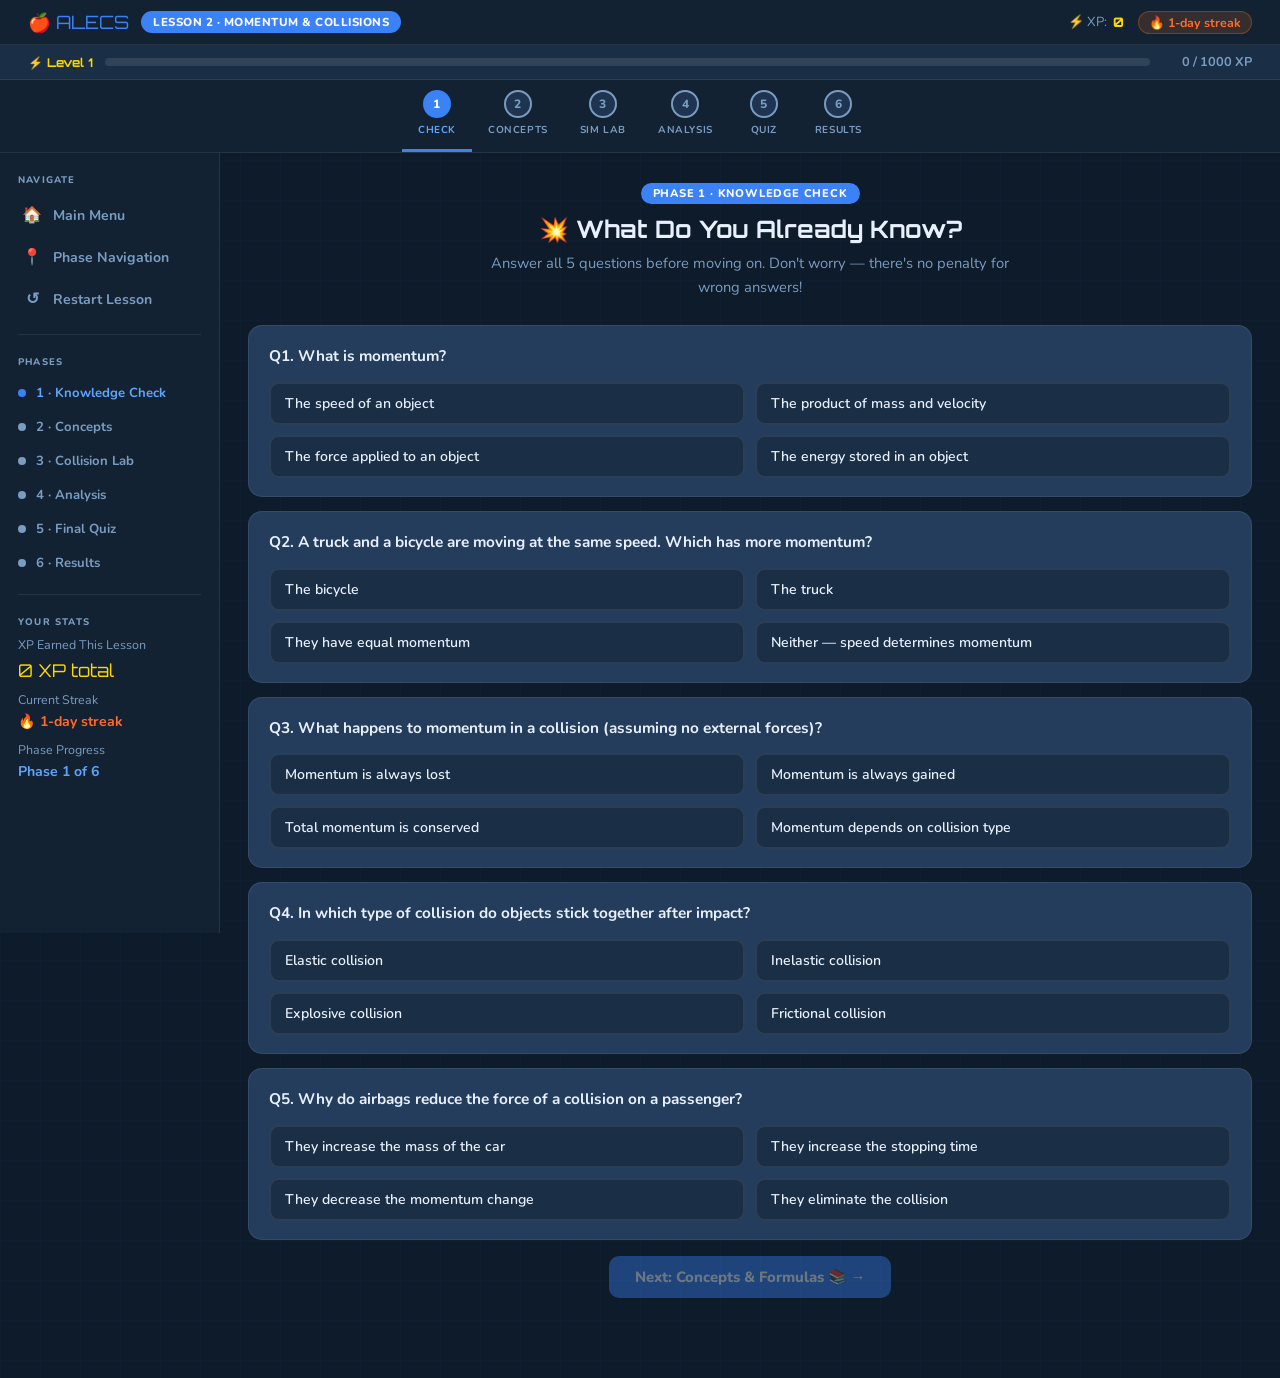
<file: lesson2.html>
<!DOCTYPE html>
<html lang="en">
<head>
<meta charset="UTF-8"/>
<meta name="viewport" content="width=device-width, initial-scale=1.0"/>
<title>ALECS — Analyzing Laws, Energy &amp; Computational Simulations – Lesson 2: Momentum &amp; Collisions</title>
<link href="https://fonts.googleapis.com/css2?family=Orbitron:wght@700;900&family=Nunito:wght@400;600;700;800&display=swap" rel="stylesheet"/>
<style>
/* ── TOKENS ── */
:root {
  --navy:    #0d1b2a;
  --navy2:   #132233;
  --navy3:   #1a2e45;
  --card:    #1e3450;
  --card2:   #243d5c;
  --orange:  #ff6b2b;
  --orange2: #ff8c52;
  --yellow:  #ffd700;
  --green:   #22c55e;
  --red:     #ef4444;
  --purple:  #9b59b6;
  --blue:    #3b82f6;
  --text:    #e8f0fe;
  --muted:   #7a9cc0;
  --border:  rgba(255,255,255,.08);
  --radius:  14px;
  --ff-head: 'Orbitron', sans-serif;
  --ff-body: 'Nunito', sans-serif;
  --accent:  #3b82f6;   /* blue accent for L2 */
  --accent2: #60a5fa;
}
*, *::before, *::after { box-sizing: border-box; margin: 0; padding: 0; }
html { scroll-behavior: smooth; }
body {
  background: var(--navy);
  color: var(--text);
  font-family: var(--ff-body);
  min-height: 100vh;
  overflow-x: hidden;
  background-image:
    linear-gradient(rgba(59,130,246,.03) 1px, transparent 1px),
    linear-gradient(90deg, rgba(59,130,246,.03) 1px, transparent 1px);
  background-size: 40px 40px;
}

/* ── TOP BAR ── */
#topbar {
  display: flex; align-items: center; justify-content: space-between;
  padding: 10px 28px;
  background: var(--navy2);
  border-bottom: 1px solid var(--border);
  position: sticky; top: 0; z-index: 200;
}
#topbar-left { display: flex; align-items: center; gap: 12px; }
.logo-link { font-family: var(--ff-head); font-size: 1.15rem; color: var(--accent); text-decoration: none; display: flex; align-items: center; gap: 7px; }
.lesson-badge { background: var(--accent); color: #fff; font-size: .72rem; font-weight: 800; padding: 3px 12px; border-radius: 20px; letter-spacing: .5px; text-transform: uppercase; }
#topbar-right { display: flex; align-items: center; gap: 14px; }
.xp-live { display: flex; align-items: center; gap: 6px; font-size: .82rem; color: var(--muted); }
.xp-live strong { color: var(--yellow); font-weight: 800; font-family: var(--ff-head); }
.streak-pill { background: rgba(249,115,22,.15); border: 1px solid rgba(249,115,22,.3); color: var(--orange); padding: 2px 10px; border-radius: 99px; font-size: .78rem; font-weight: 700; }

/* ── XP BAR ── */
#xp-bar-row {
  display: flex; align-items: center; gap: 12px;
  padding: 8px 28px; background: var(--navy3);
  border-bottom: 1px solid var(--border);
  font-size: .8rem; font-weight: 700;
}
#level-lbl { color: var(--yellow); white-space: nowrap; font-family: var(--ff-head); font-size: .75rem; }
#xp-track { flex: 1; height: 8px; background: rgba(255,255,255,.1); border-radius: 99px; overflow: hidden; }
#xp-fill { height: 100%; border-radius: 99px; background: linear-gradient(90deg, var(--accent), var(--yellow)); transition: width .6s ease; }
#xp-lbl { color: var(--muted); white-space: nowrap; min-width: 90px; text-align: right; }

/* ── PHASE STEPPER ── */
#phase-stepper {
  display: flex; justify-content: center;
  background: var(--navy2); border-bottom: 1px solid var(--border);
  overflow-x: auto; scrollbar-width: none;
}
#phase-stepper::-webkit-scrollbar { display: none; }
.step-item {
  display: flex; flex-direction: column; align-items: center;
  padding: 10px 16px 12px; border-bottom: 3px solid transparent;
  transition: all .3s; cursor: default; min-width: 70px;
}
.step-item.active { border-color: var(--accent); }
.step-item.done   { border-color: var(--green); }
.step-bubble {
  width: 28px; height: 28px; border-radius: 50%;
  display: flex; align-items: center; justify-content: center;
  font-size: .75rem; font-weight: 800;
  background: var(--card); border: 2px solid var(--muted); color: var(--muted);
  margin-bottom: 5px; transition: all .3s;
}
.step-item.active .step-bubble { background: var(--accent); border-color: var(--accent); color: #fff; }
.step-item.done   .step-bubble { background: var(--green); border-color: var(--green); color: #fff; }
.step-label { font-size: .63rem; font-weight: 700; text-transform: uppercase; letter-spacing: .6px; color: var(--muted); white-space: nowrap; }
.step-item.active .step-label { color: var(--accent2); }
.step-item.done   .step-label { color: var(--green); }

/* ── LAYOUT ── */
#page-body { display: flex; min-height: calc(100vh - 120px); }

/* ── SIDEBAR ── */
#lesson-sidebar {
  width: 220px; flex-shrink: 0; background: var(--navy2);
  border-right: 1px solid var(--border); padding: 20px 0 40px;
  position: sticky; top: 120px;
  height: calc(100vh - 120px); overflow-y: auto; scrollbar-width: none;
}
#lesson-sidebar::-webkit-scrollbar { display: none; }
.sb-section-label { font-size: .6rem; font-weight: 800; text-transform: uppercase; letter-spacing: 1.2px; color: var(--muted); padding: 0 18px; margin-bottom: 8px; margin-top: 20px; }
.sb-section-label:first-child { margin-top: 0; }
.sb-btn { display: flex; align-items: center; gap: 10px; width: 100%; padding: 10px 18px; background: none; border: none; border-left: 3px solid transparent; color: var(--muted); font-family: var(--ff-body); font-size: .88rem; font-weight: 700; cursor: pointer; text-align: left; text-decoration: none; transition: color .2s, background .2s, border-color .2s; }
.sb-btn:hover { background: rgba(59,130,246,.06); color: var(--text); border-color: var(--accent); }
.sb-btn.danger:hover { background: rgba(239,68,68,.08); color: var(--red); border-color: var(--red); }
.sb-btn .sb-icon { font-size: 1rem; width: 22px; text-align: center; }
.sb-phase-list { padding: 0; list-style: none; }
.sb-phase-item { display: flex; align-items: center; gap: 10px; padding: 8px 18px; font-size: .82rem; font-weight: 700; color: var(--muted); transition: color .2s; }
.sb-phase-item.active { color: var(--accent2); }
.sb-phase-item.done   { color: var(--green); }
.sb-phase-dot { width: 8px; height: 8px; border-radius: 50%; background: var(--muted); flex-shrink: 0; transition: background .3s; }
.sb-phase-item.active .sb-phase-dot { background: var(--accent); }
.sb-phase-item.done   .sb-phase-dot { background: var(--green); }
.sb-divider { height: 1px; background: var(--border); margin: 14px 18px; }

/* ── CONTENT ── */
#lesson-content { flex: 1; min-width: 0; padding: 28px 28px 80px; }
.phase-block { display: none; }
.phase-block.active { display: block; }

/* ── CONFIRM MODAL ── */
#confirm-modal { display: none; position: fixed; inset: 0; background: rgba(0,0,0,.6); z-index: 9999; align-items: center; justify-content: center; }
#confirm-modal.open { display: flex; }
#confirm-box { background: var(--card); border: 1px solid var(--border); border-radius: var(--radius); padding: 28px 32px; max-width: 380px; width: 90%; text-align: center; }
#confirm-box h3 { font-family: var(--ff-head); font-size: 1rem; color: var(--text); margin-bottom: 10px; }
#confirm-box p  { font-size: .88rem; color: var(--muted); line-height: 1.6; margin-bottom: 22px; }
#confirm-box .gap-row { justify-content: center; }

/* ── SECTION HEADER ── */
.section-header { text-align: center; margin-bottom: 26px; }
.phase-tag { display: inline-block; background: var(--accent); color: #fff; font-size: .7rem; font-weight: 800; padding: 3px 12px; border-radius: 12px; text-transform: uppercase; letter-spacing: .8px; margin-bottom: 10px; }
.section-header h2 { font-family: var(--ff-head); font-size: 1.5rem; color: var(--text); margin-bottom: 8px; }
.section-header p { color: var(--muted); font-size: .92rem; line-height: 1.6; max-width: 560px; margin: 0 auto; }

/* ── CARDS ── */
.l1-card { background: var(--card); border: 1px solid var(--border); border-radius: var(--radius); padding: 22px; margin-bottom: 16px; }
.l1-card-title { font-family: var(--ff-head); font-size: .85rem; color: var(--accent2); text-transform: uppercase; letter-spacing: 1px; margin-bottom: 14px; }

/* ── BUTTONS ── */
.l1-btn { display: inline-flex; align-items: center; gap: 8px; padding: 11px 26px; border: none; border-radius: 10px; font-family: var(--ff-body); font-weight: 800; font-size: .93rem; cursor: pointer; transition: .2s; }
.l1-btn-primary  { background: var(--accent); color: #fff; }
.l1-btn-primary:hover  { background: var(--accent2); transform: translateY(-1px); }
.l1-btn-secondary { background: var(--card2); color: var(--text); border: 1px solid var(--border); }
.l1-btn-secondary:hover { background: var(--navy3); }
.l1-btn-green    { background: var(--green); color: #fff; }
.l1-btn-green:hover { filter: brightness(1.1); }
.l1-btn-sm { padding: 7px 16px; font-size: .82rem; }
.l1-btn:disabled { opacity: .4; cursor: not-allowed; transform: none !important; }

/* ── KNOWLEDGE CHECK ── */
.kc-question { background: var(--card2); border: 1px solid var(--border); border-radius: var(--radius); padding: 18px 20px; margin-bottom: 14px; }
.kc-q-text { font-weight: 700; font-size: .96rem; line-height: 1.55; margin-bottom: 14px; }
.kc-options { display: grid; grid-template-columns: 1fr 1fr; gap: 10px; }
.kc-opt { background: var(--navy3); border: 2px solid var(--border); border-radius: 10px; padding: 10px 14px; cursor: pointer; font-family: var(--ff-body); font-size: .88rem; font-weight: 600; color: var(--text); text-align: left; transition: border-color .2s, background .2s; }
.kc-opt:hover:not(:disabled) { border-color: var(--accent); background: rgba(59,130,246,.08); }
.kc-opt.correct { background: rgba(34,197,94,.12); border-color: var(--green); color: var(--green); }
.kc-opt.wrong   { background: rgba(239,68,68,.12); border-color: var(--red); color: var(--red); }
.kc-opt:disabled { cursor: default; }
.kc-feedback { margin-top: 10px; padding: 8px 14px; border-radius: 8px; font-weight: 700; font-size: .86rem; display: none; }
.kc-feedback.show { display: block; }
.kc-feedback.correct { background: rgba(34,197,94,.12); border: 1px solid var(--green); color: var(--green); }
.kc-feedback.wrong   { background: rgba(239,68,68,.12); border: 1px solid var(--red); color: var(--red); }

/* ── CONCEPTS ── */
.formula-grid { display: grid; grid-template-columns: 1fr 1fr; gap: 14px; }
.formula-item { background: var(--navy3); border: 1px solid var(--border); border-radius: 10px; padding: 16px; }
.formula-item.wide { grid-column: 1 / -1; }
.formula-eq { font-family: var(--ff-head); font-size: .88rem; color: var(--yellow); margin-bottom: 6px; }
.formula-item p { font-size: .82rem; color: var(--muted); line-height: 1.55; }

/* ── SIMULATION GAME (Phase 3) ── */
.sim-panel { background: var(--card2); border: 1px solid var(--border); border-radius: var(--radius); overflow: hidden; margin-bottom: 16px; }
.sim-header { display: flex; align-items: center; justify-content: space-between; padding: 12px 18px; border-bottom: 1px solid var(--border); }
.sim-title { font-family: var(--ff-head); font-size: .85rem; color: var(--accent2); text-transform: uppercase; letter-spacing: 1px; }
.sim-phase-badge { background: var(--navy3); border: 1px solid var(--border); border-radius: 8px; padding: 4px 12px; font-size: .78rem; font-weight: 700; color: var(--muted); }
#sim-canvas { display: block; width: 100%; background: #0a1628; }
.sim-controls { padding: 14px 18px; background: var(--card2); border-top: 1px solid var(--border); }
.control-row { display: flex; align-items: center; gap: 14px; margin-bottom: 10px; }
.control-row label { font-size: .82rem; font-weight: 700; color: var(--muted); min-width: 220px; }
.control-row label span { color: var(--yellow); font-family: var(--ff-head); font-size: .85rem; min-width: 60px; display: inline-block; }
.control-row input[type=range] { flex: 1; accent-color: var(--accent); height: 4px; cursor: pointer; }
.sim-stats { display: flex; flex-wrap: wrap; gap: 8px; padding: 10px 18px; background: var(--navy3); border-top: 1px solid var(--border); }
.stat-chip { background: var(--card); border: 1px solid var(--border); border-radius: 8px; padding: 5px 12px; font-size: .78rem; color: var(--muted); }
.stat-chip strong { color: var(--yellow); font-weight: 800; }
.sim-msg { display: none; margin: 12px 18px 0; padding: 12px 16px; border-radius: 10px; font-weight: 700; font-size: .94rem; text-align: center; }
.sim-msg.show.correct { display: block; background: rgba(34,197,94,.15); border: 1px solid var(--green); color: var(--green); }
.sim-msg.show.wrong   { display: block; background: rgba(239,68,68,.12); border: 1px solid var(--red); color: var(--red); }
.sim-msg.show.info    { display: block; background: rgba(59,130,246,.1); border: 1px solid var(--accent); color: var(--accent2); }

/* ── COLLISION TYPE TOGGLE ── */
.col-type-row { display: flex; gap: 10px; padding: 10px 18px; }
.col-type-btn { flex: 1; padding: 9px; border: 2px solid var(--border); border-radius: 10px; background: var(--navy3); color: var(--muted); font-family: var(--ff-body); font-weight: 800; font-size: .85rem; cursor: pointer; transition: .2s; }
.col-type-btn.active { border-color: var(--accent); background: rgba(59,130,246,.1); color: var(--accent2); }

/* ── PHASE PROGRESS STRIP ── */
#sim-goals-strip { display: flex; flex-wrap: wrap; gap: 8px; padding: 12px 18px; background: var(--navy2); border-bottom: 1px solid var(--border); margin-bottom: 16px; border-radius: var(--radius); }
.goal-pill { display: flex; align-items: center; gap: 6px; background: var(--card); border: 1px solid var(--border); border-radius: 20px; padding: 5px 12px; font-size: .78rem; font-weight: 700; color: var(--muted); transition: .3s; }
.goal-pill.done { background: rgba(34,197,94,.1); border-color: var(--green); color: var(--green); }
.goal-pill .gp-dot { width: 8px; height: 8px; border-radius: 50%; background: var(--muted); transition: .3s; }
.goal-pill.done .gp-dot { background: var(--green); }
#goals-count { font-size: .82rem; font-weight: 800; color: var(--yellow); font-family: var(--ff-head); margin-left: auto; }

/* ── MOMENTUM BARS ── */
.mom-bar-wrap { margin-bottom: 12px; }
.mom-bar-label { display: flex; justify-content: space-between; font-size: .82rem; font-weight: 700; margin-bottom: 4px; }
.mom-bar-track { height: 18px; background: var(--navy3); border-radius: 6px; overflow: hidden; }
.mom-bar-fill { height: 100%; border-radius: 6px; transition: width .6s ease; }
.mom-bar-fill.a { background: linear-gradient(90deg, var(--accent), var(--blue)); }
.mom-bar-fill.b { background: linear-gradient(90deg, var(--orange), var(--yellow)); }

/* ── SAFETY BUTTONS ── */
.safety-grid { display: flex; gap: 10px; flex-wrap: wrap; margin: 10px 0; }
.safety-btn { padding: 10px 18px; border: 2px solid var(--border); border-radius: 12px; background: var(--navy3); color: var(--muted); font-family: var(--ff-body); font-weight: 800; font-size: .85rem; cursor: pointer; transition: .2s; }
.safety-btn:hover { border-color: var(--green); color: var(--green); background: rgba(34,197,94,.08); }
.safety-btn.active { border-color: var(--green); color: var(--green); background: rgba(34,197,94,.12); }

/* ── ANALYSIS ── */
.perf-bar-row { margin-bottom: 14px; }
.perf-bar-labels { display: flex; justify-content: space-between; font-size: .84rem; font-weight: 700; margin-bottom: 6px; }
.perf-bar-labels span:last-child { color: var(--yellow); }
.perf-bar-track { height: 12px; background: var(--navy3); border-radius: 6px; overflow: hidden; }
.perf-bar-fill { height: 100%; border-radius: 6px; background: linear-gradient(90deg, var(--accent), var(--yellow)); width: 0; transition: width 1.2s cubic-bezier(.4,0,.2,1); }
.perf-bar-fill.purple { background: linear-gradient(90deg, var(--purple), var(--accent)); }
.tip-callout { background: rgba(59,130,246,.08); border-left: 4px solid var(--accent); border-radius: 0 10px 10px 0; padding: 12px 18px; font-size: .9rem; line-height: 1.65; margin-top: 16px; color: var(--text); }

/* ── QUIZ ── */
.quiz-meta { display: flex; align-items: center; justify-content: space-between; margin-bottom: 8px; }
.quiz-counter { font-size: .84rem; color: var(--muted); font-weight: 700; }
.quiz-score-live { font-size: .84rem; color: var(--yellow); font-weight: 800; font-family: var(--ff-head); }
.quiz-progress-bar { height: 6px; background: var(--navy3); border-radius: 3px; overflow: hidden; margin-bottom: 20px; }
.quiz-progress-fill { height: 100%; background: var(--accent); border-radius: 3px; transition: width .5s ease; }
.quiz-q-text { font-weight: 700; font-size: 1rem; line-height: 1.55; margin-bottom: 16px; }
.quiz-options { display: flex; flex-direction: column; gap: 10px; }
.quiz-opt { background: var(--navy3); border: 2px solid var(--border); border-radius: 10px; padding: 11px 18px; cursor: pointer; font-family: var(--ff-body); font-size: .92rem; font-weight: 600; color: var(--text); text-align: left; transition: border-color .2s, background .2s; }
.quiz-opt:hover:not(:disabled) { border-color: var(--accent); }
.quiz-opt.correct { background: rgba(34,197,94,.12); border-color: var(--green); color: var(--green); }
.quiz-opt.wrong   { background: rgba(239,68,68,.12); border-color: var(--red); color: var(--red); }
.quiz-opt:disabled { cursor: default; }
.quiz-feedback { margin-top: 14px; padding: 10px 16px; border-radius: 8px; font-weight: 700; font-size: .87rem; display: none; line-height: 1.5; }
.quiz-feedback.show { display: block; }
.quiz-feedback.correct { background: rgba(34,197,94,.12); border: 1px solid var(--green); color: var(--green); }
.quiz-feedback.wrong   { background: rgba(239,68,68,.12); border: 1px solid var(--red); color: var(--red); }

/* ── RESULTS ── */
.result-hero { text-align: center; padding: 28px 0 20px; }
.result-score-num { font-family: var(--ff-head); font-size: 4.5rem; color: var(--yellow); line-height: 1; display: block; }
.result-score-denom { font-size: .88rem; color: var(--muted); margin-top: 6px; }
.badge-grid { display: flex; flex-wrap: wrap; justify-content: center; gap: 14px; margin: 18px 0; }
.badge-card { background: var(--card2); border: 2px solid var(--yellow); border-radius: 16px; padding: 16px 20px; text-align: center; min-width: 120px; animation: badge-pop .4s cubic-bezier(.34,1.56,.64,1) both; }
.badge-card .badge-icon { font-size: 2.2rem; display: block; margin-bottom: 8px; }
.badge-card .badge-name { font-weight: 800; color: var(--yellow); font-size: .82rem; font-family: var(--ff-head); }
@keyframes badge-pop { 0%{transform:scale(0);opacity:0;} 100%{transform:scale(1);opacity:1;} }
.takeaways-list { list-style: none; font-size: .9rem; line-height: 2; color: var(--muted); }
.takeaways-list li strong { color: var(--text); }

/* ── XP TOAST ── */
#xp-toast { position: fixed; top: 80px; right: 24px; background: var(--card2); border: 2px solid var(--yellow); border-radius: 12px; padding: 10px 18px; font-weight: 800; font-size: .88rem; color: var(--yellow); font-family: var(--ff-head); transform: translateX(140%); transition: transform .4s cubic-bezier(.34,1.56,.64,1); z-index: 500; white-space: nowrap; }
#xp-toast.show { transform: translateX(0); }

/* ── FUNFACT TOAST ── */
#funfact-toast { position: fixed; bottom: 28px; right: 28px; background: var(--card2); border: 2px solid var(--yellow); border-radius: 14px; padding: 14px 38px 14px 18px; max-width: 300px; font-size: .83rem; line-height: 1.55; z-index: 999; transform: translateX(140%); transition: transform .4s cubic-bezier(.34,1.56,.64,1); }
#funfact-toast.show { transform: translateX(0); }
#funfact-toast .ff-label { font-weight: 800; color: var(--yellow); font-size: .8rem; margin-bottom: 5px; display: block; }
#funfact-toast .ff-close { position: absolute; top: 8px; right: 12px; background: none; border: none; color: var(--muted); cursor: pointer; font-size: 1rem; }

/* ── DRAG & DROP (Phase 2) ── */
.drag-bank {
  display: flex; flex-wrap: wrap; gap: 10px;
  margin-bottom: 18px; min-height: 48px;
  padding: 12px 14px;
  background: var(--navy3); border: 1px dashed var(--border); border-radius: 10px;
}
.drag-bank-label { font-size: .72rem; font-weight: 800; text-transform: uppercase; letter-spacing: .8px; color: var(--muted); margin-bottom: 8px; }
.drag-chip {
  background: linear-gradient(135deg, var(--accent), #2563eb);
  color: #fff; padding: 8px 18px; border-radius: 20px;
  font-weight: 800; font-size: .82rem; cursor: grab;
  user-select: none; transition: opacity .2s, transform .15s, box-shadow .2s;
  font-family: var(--ff-head); letter-spacing: .3px;
  box-shadow: 0 2px 8px rgba(59,130,246,.3);
}
.drag-chip:hover { transform: translateY(-2px); box-shadow: 0 4px 14px rgba(59,130,246,.45); }
.drag-chip:active { cursor: grabbing; opacity: .65; transform: scale(.96); }
.drag-chip.placed { opacity: .25; pointer-events: none; transform: none; box-shadow: none; }
.l2-drop-zone {
  border: 2px dashed rgba(59,130,246,.35); border-radius: 10px;
  padding: 11px 16px; min-height: 50px;
  display: flex; align-items: center; gap: 10px;
  font-size: .84rem; color: var(--muted);
  margin-bottom: 9px; transition: border-color .2s, background .2s;
  position: relative;
}
.l2-drop-zone .dz-label { flex: 1; font-style: italic; }
.l2-drop-zone .dz-slot {
  min-width: 170px; padding: 6px 14px; border-radius: 20px;
  background: var(--navy3); border: 2px dashed rgba(59,130,246,.25);
  font-size: .8rem; color: var(--muted); text-align: center;
  font-family: var(--ff-head); transition: all .2s;
}
.l2-drop-zone.drag-over { border-color: var(--accent); background: rgba(59,130,246,.07); }
.l2-drop-zone.drag-over .dz-slot { border-color: var(--accent); }
.l2-drop-zone.filled .dz-slot { background: rgba(59,130,246,.15); border-color: var(--accent); color: var(--accent2); border-style: solid; }
.l2-drop-zone.correct .dz-slot { background: rgba(34,197,94,.15); border-color: var(--green); color: var(--green); border-style: solid; }
.l2-drop-zone.wrong .dz-slot { background: rgba(239,68,68,.12); border-color: var(--red); color: var(--red); border-style: solid; }
.l2-drop-zone .dz-correct-ans { display: none; font-size: .75rem; color: var(--muted); margin-top: 4px; font-style: italic; }
.l2-drop-zone.wrong .dz-correct-ans { display: block; }
#l2-drag-result {
  margin-top: 14px; padding: 11px 16px; border-radius: 10px;
  font-weight: 800; font-size: .9rem; display: none;
}
#l2-drag-result.show.correct { display: block; background: rgba(34,197,94,.12); border: 1px solid var(--green); color: var(--green); }
#l2-drag-result.show.wrong   { display: block; background: rgba(239,68,68,.1); border: 1px solid var(--red); color: var(--red); }
#l2-drag-result.show.info    { display: block; background: rgba(59,130,246,.1); border: 1px solid var(--accent); color: var(--accent2); }
.dd-score-row { display: flex; align-items: center; gap: 10px; margin-bottom: 10px; font-size: .83rem; color: var(--muted); font-weight: 700; }
.dd-score-badge { background: var(--card2); border: 1px solid var(--border); border-radius: 8px; padding: 4px 12px; font-family: var(--ff-head); font-size: .78rem; color: var(--yellow); }
.dd-attempts-badge { background: var(--card2); border: 1px solid var(--border); border-radius: 8px; padding: 4px 12px; font-size: .78rem; color: var(--muted); }

/* ── UTILS ── */

/* ── PHASE NAV MODAL ── */
#phase-nav-modal { display: none; position: fixed; inset: 0; background: rgba(0,0,0,.65); z-index: 9999; align-items: center; justify-content: center; }
#phase-nav-modal.open { display: flex; }
#phase-nav-box { background: var(--card); border: 1px solid var(--border); border-radius: var(--radius); padding: 24px 28px; max-width: 420px; width: 92%; }
#phase-nav-box h3 { font-family: var(--ff-head); font-size: .95rem; color: var(--text); margin-bottom: 6px; }
#phase-nav-box p { font-size: .83rem; color: var(--muted); margin-bottom: 16px; line-height: 1.5; }
.pnav-list { list-style: none; display: flex; flex-direction: column; gap: 8px; margin-bottom: 16px; padding: 0; }
.pnav-item { display: flex; align-items: center; justify-content: space-between; padding: 10px 14px; background: var(--navy3); border: 1px solid var(--border); border-radius: 10px; cursor: pointer; transition: .2s; }
.pnav-item:hover { border-color: var(--accent); background: rgba(255,107,43,.06); }
.pnav-item.locked { opacity: .35; cursor: not-allowed; }
.pnav-item .pnav-name { font-weight: 700; font-size: .88rem; color: var(--text); }
.pnav-item .pnav-status { font-size: .75rem; font-weight: 700; color: var(--green); }

.hidden { display: none !important; }
.text-center { text-align: center; }
.mt-4 { margin-top: 16px; }
.gap-row { display: flex; gap: 10px; flex-wrap: wrap; align-items: center; }
.divider { height: 1px; background: var(--border); margin: 20px 0; }
.info-box { background: rgba(59,130,246,.07); border: 1px solid rgba(59,130,246,.2); border-radius: 10px; padding: 12px 16px; font-size: .86rem; line-height: 1.6; color: var(--text); margin-bottom: 12px; }
.conserved-badge { display: inline-block; background: rgba(34,197,94,.15); border: 1px solid var(--green); border-radius: 8px; padding: 4px 12px; font-size: .8rem; font-weight: 800; color: var(--green); margin-top: 8px; }

@media (max-width:640px) {
  .kc-options { grid-template-columns: 1fr; }
  .formula-grid { grid-template-columns: 1fr; }
  .formula-item.wide { grid-column: 1; }
  .step-label { display: none; }
  .step-item { min-width: 44px; padding: 10px 8px 12px; }
  .result-score-num { font-size: 3rem; }
  #lesson-sidebar { display: none; }
  #lesson-content { padding: 18px 14px 60px; }
}
</style>
</head>
<body>

<!-- TOP BAR -->
<div id="topbar">
  <div id="topbar-left">
    <a href="index.html" class="logo-link">🍎 ALECS</a>
    <span class="lesson-badge">Lesson 2 · Momentum &amp; Collisions</span>
  </div>
  <div id="topbar-right">
    <div class="xp-live">⚡ XP: <strong id="xp-display">0</strong></div>
    <div class="streak-pill" id="streak-display">🔥 0-day streak</div>
  </div>
</div>

<!-- XP BAR -->
<div id="xp-bar-row">
  <span id="level-lbl">⚡ Level 1</span>
  <div id="xp-track"><div id="xp-fill" style="width:0%"></div></div>
  <span id="xp-lbl">0 / 1000 XP</span>
</div>

<!-- PHASE STEPPER -->
<div id="phase-stepper">
  <div class="step-item active" id="step-1"><div class="step-bubble">1</div><div class="step-label">Check</div></div>
  <div class="step-item" id="step-2"><div class="step-bubble">2</div><div class="step-label">Concepts</div></div>
  <div class="step-item" id="step-3"><div class="step-bubble">3</div><div class="step-label">Sim Lab</div></div>
  <div class="step-item" id="step-4"><div class="step-bubble">4</div><div class="step-label">Analysis</div></div>
  <div class="step-item" id="step-5"><div class="step-bubble">5</div><div class="step-label">Quiz</div></div>
  <div class="step-item" id="step-6"><div class="step-bubble">6</div><div class="step-label">Results</div></div>
</div>

<!-- PHASE NAV MODAL -->
<div id="phase-nav-modal">
  <div id="phase-nav-box">
    <h3>📍 Phase Navigation</h3>
    <p>Review your progress or revisit any completed phase. XP is not re-awarded in review mode.</p>
    <ul class="pnav-list" id="pnav-list"></ul>
    <div style="display:flex;gap:10px;justify-content:center">
      <button class="l1-btn l1-btn-secondary l1-btn-sm" onclick="closePhaseNav()">Close</button>
    </div>
  </div>
</div>

<!-- CONFIRM MODAL -->
<div id="confirm-modal">
  <div id="confirm-box">
    <h3 id="confirm-title">Are you sure?</h3>
    <p id="confirm-msg">This action cannot be undone.</p>
    <div class="gap-row">
      <button class="l1-btn l1-btn-secondary l1-btn-sm" onclick="closeConfirm()">Cancel</button>
      <button class="l1-btn l1-btn-primary l1-btn-sm" id="confirm-ok-btn">Confirm</button>
    </div>
  </div>
</div>

<!-- PAGE BODY -->
<div id="page-body">

<!-- SIDEBAR -->
<nav id="lesson-sidebar">
  <div class="sb-section-label">Navigate</div>
  <a href="index.html" class="sb-btn"><span class="sb-icon">🏠</span> Main Menu</a>
  <button class="sb-btn" onclick="openPhaseNav()"><span class="sb-icon">📍</span> Phase Navigation</button>
  <button class="sb-btn danger" onclick="confirmRestart()"><span class="sb-icon">↺</span> Restart Lesson</button>

  <div class="sb-divider"></div>
  <div class="sb-section-label">Phases</div>
  <ul class="sb-phase-list" id="sb-phase-list">
    <li class="sb-phase-item active" id="sb-step-1"><div class="sb-phase-dot"></div>1 · Knowledge Check</li>
    <li class="sb-phase-item" id="sb-step-2"><div class="sb-phase-dot"></div>2 · Concepts</li>
    <li class="sb-phase-item" id="sb-step-3"><div class="sb-phase-dot"></div>3 · Collision Lab</li>
    <li class="sb-phase-item" id="sb-step-4"><div class="sb-phase-dot"></div>4 · Analysis</li>
    <li class="sb-phase-item" id="sb-step-5"><div class="sb-phase-dot"></div>5 · Final Quiz</li>
    <li class="sb-phase-item" id="sb-step-6"><div class="sb-phase-dot"></div>6 · Results</li>
  </ul>

  <div class="sb-divider"></div>
  <div class="sb-section-label">Your Stats</div>
  <div style="padding:0 18px">
    <div style="font-size:.78rem;color:var(--muted);margin-bottom:6px">XP Earned This Lesson</div>
    <div style="font-family:var(--ff-head);font-size:1.1rem;color:var(--yellow)" id="sb-xp-earned">0 XP</div>
    <div style="font-size:.78rem;color:var(--muted);margin-top:10px;margin-bottom:4px">Current Streak</div>
    <div style="font-size:.88rem;color:var(--orange);font-weight:700" id="sb-streak">🔥 0-day streak</div>
    <div style="font-size:.78rem;color:var(--muted);margin-top:10px;margin-bottom:4px">Phase Progress</div>
    <div style="font-size:.88rem;color:var(--accent2);font-weight:700" id="sb-phase-prog">Phase 1 of 6</div>
  </div>
</nav>

<!-- LESSON CONTENT -->
<div id="lesson-content">

<!-- ═══════════════════════════════════════
     PHASE 1 – KNOWLEDGE CHECK
═══════════════════════════════════════ -->
<div id="phase-1" class="phase-block active">
  <div class="section-header">
    <div class="phase-tag">Phase 1 · Knowledge Check</div>
    <h2>💥 What Do You Already Know?</h2>
    <p>Answer all 5 questions before moving on. Don't worry — there's no penalty for wrong answers!</p>
  </div>
  <div id="kc-questions-wrap"></div>
  <div class="text-center mt-4">
    <button class="l1-btn l1-btn-primary" id="kc-next-btn" disabled onclick="goPhase(2)">Next: Concepts &amp; Formulas 📚 →</button>
  </div>
</div>

<!-- ═══════════════════════════════════════
     PHASE 2 – CONCEPTS & FORMULAS
═══════════════════════════════════════ -->
<div id="phase-2" class="phase-block">
  <div class="section-header">
    <div class="phase-tag">Phase 2 · Concepts</div>
    <h2>📚 Momentum &amp; Collisions</h2>
    <p>Master the key formulas and ideas before heading to the Collision Lab!</p>
  </div>

  <div class="l1-card">
    <div class="l1-card-title">⚡ What is Momentum?</div>
    <p style="font-size:.9rem;color:var(--muted);line-height:1.75;margin-bottom:14px">
      <strong style="color:var(--text)">Momentum (p)</strong> is the "quantity of motion" an object has. A heavy truck moving slowly can have the same momentum as a small bullet moving very fast. The harder an object is to stop, the more momentum it has!
    </p>
    <div class="formula-grid">
      <div class="formula-item">
        <div class="formula-eq">p = m × v</div>
        <p><strong>p</strong> = momentum (kg·m/s)<br><strong>m</strong> = mass (kg)<br><strong>v</strong> = velocity (m/s)</p>
      </div>
      <div class="formula-item">
        <div class="formula-eq">F = Δp / t</div>
        <p><strong>F</strong> = force (N)<br><strong>Δp</strong> = change in momentum<br><strong>t</strong> = stopping time (s)</p>
      </div>
      <div class="formula-item wide">
        <div class="formula-eq">m₁v₁ + m₂v₂ = m₁v₁' + m₂v₂'</div>
        <p><strong>Conservation of Momentum</strong> — Total momentum before a collision equals total momentum after. This holds for both elastic and inelastic collisions.</p>
      </div>
    </div>
  </div>

  <div class="l1-card">
    <div class="l1-card-title">🎯 Elastic vs Inelastic Collisions</div>
    <div class="formula-grid">
      <div class="formula-item">
        <div class="formula-eq" style="color:var(--green)">⚡ Elastic</div>
        <p>Objects <strong style="color:var(--text)">bounce apart</strong> after collision. Both momentum AND kinetic energy are conserved. Example: billiard balls hitting each other.</p>
      </div>
      <div class="formula-item">
        <div class="formula-eq" style="color:var(--orange)">💥 Inelastic</div>
        <p>Objects <strong style="color:var(--text)">stick together</strong> after collision. Momentum is conserved but kinetic energy is NOT fully conserved. Example: two clay balls colliding.</p>
      </div>
      <div class="formula-item wide">
        <div class="formula-eq">Inelastic final velocity: v' = (m₁v₁ + m₂v₂) / (m₁ + m₂)</div>
        <p>When objects stick together their combined mass moves at this final velocity.</p>
      </div>
    </div>
  </div>

  <div class="l1-card">
    <div class="l1-card-title">🛡️ Impulse &amp; Safety Features</div>
    <div class="formula-grid">
      <div class="formula-item">
        <div class="formula-eq">Impulse = F × t = Δp</div>
        <p>Impulse equals the change in momentum. Increasing stopping time <strong style="color:var(--text)">reduces the force</strong> experienced — this is why airbags and crumple zones save lives!</p>
      </div>
      <div class="formula-item">
        <div class="formula-eq" style="color:var(--green)">Safety Devices</div>
        <p><strong style="color:var(--text)">Seatbelts, airbags, crumple zones</strong> all work by increasing the collision time (t), which reduces force F = Δp/t and protects passengers.</p>
      </div>
    </div>
  </div>

  <div class="l1-card" id="l2-dragdrop-card">
    <div class="l1-card-title">🧩 Match the Formula to Its Meaning</div>
    <p style="font-size:.84rem;color:var(--muted);margin-bottom:14px">Drag each blue chip to the drop zone that matches its description. Get all 5 correct to earn bonus XP!</p>

    <div class="dd-score-row">
      <span>Score:</span>
      <span class="dd-score-badge" id="dd-score-badge">0 / 5</span>
      <span style="margin-left:auto">Attempts:</span>
      <span class="dd-attempts-badge" id="dd-attempts-badge">0</span>
    </div>

    <div class="drag-bank-label">Drag from here 👇</div>
    <div class="drag-bank" id="l2-drag-bank">
      <div class="drag-chip l2-chip" draggable="true" data-val="p = m × v" id="l2dc-1">p = m × v</div>
      <div class="drag-chip l2-chip" draggable="true" data-val="F = Δp / t" id="l2dc-2">F = Δp / t</div>
      <div class="drag-chip l2-chip" draggable="true" data-val="m₁v₁ + m₂v₂ = m₁v₁' + m₂v₂'" id="l2dc-3">Conservation Law</div>
      <div class="drag-chip l2-chip" draggable="true" data-val="Impulse = F × t" id="l2dc-4">Impulse = F × t</div>
      <div class="drag-chip l2-chip" draggable="true" data-val="v' = (m₁v₁ + m₂v₂) / (m₁ + m₂)" id="l2dc-5">Inelastic v'</div>
    </div>

    <div class="l2-drop-zone" data-answer="p = m × v" id="l2dz-1">
      <span class="dz-label">Momentum of a moving object</span>
      <div>
        <div class="dz-slot" id="l2dz-slot-1">Drop formula here</div>
        <div class="dz-correct-ans">✓ Correct: p = m × v</div>
      </div>
    </div>
    <div class="l2-drop-zone" data-answer="F = Δp / t" id="l2dz-2">
      <span class="dz-label">Force needed to change momentum over time</span>
      <div>
        <div class="dz-slot" id="l2dz-slot-2">Drop formula here</div>
        <div class="dz-correct-ans">✓ Correct: F = Δp / t</div>
      </div>
    </div>
    <div class="l2-drop-zone" data-answer="m₁v₁ + m₂v₂ = m₁v₁' + m₂v₂'" id="l2dz-3">
      <span class="dz-label">Total momentum before = total momentum after collision</span>
      <div>
        <div class="dz-slot" id="l2dz-slot-3">Drop formula here</div>
        <div class="dz-correct-ans">✓ Correct: Conservation Law</div>
      </div>
    </div>
    <div class="l2-drop-zone" data-answer="Impulse = F × t" id="l2dz-4">
      <span class="dz-label">Change in momentum = force × time applied</span>
      <div>
        <div class="dz-slot" id="l2dz-slot-4">Drop formula here</div>
        <div class="dz-correct-ans">✓ Correct: Impulse = F × t</div>
      </div>
    </div>
    <div class="l2-drop-zone" data-answer="v' = (m₁v₁ + m₂v₂) / (m₁ + m₂)" id="l2dz-5">
      <span class="dz-label">Final velocity when two objects stick together</span>
      <div>
        <div class="dz-slot" id="l2dz-slot-5">Drop formula here</div>
        <div class="dz-correct-ans">✓ Correct: Inelastic v'</div>
      </div>
    </div>

    <div id="l2-drag-result"></div>
    <div class="mt-4 gap-row">
      <button class="l1-btn l1-btn-secondary l1-btn-sm" onclick="checkL2Drag()">Check Matches ✓</button>
      <button class="l1-btn l1-btn-secondary l1-btn-sm" onclick="resetL2Drag()">Reset ↺</button>
    </div>
  </div>

  <div class="text-center mt-4">
    <button class="l1-btn l1-btn-primary" id="p2-next-btn" disabled onclick="goPhase(3)">Let's Experiment: Collision Lab 💥 →</button>
  </div>
</div>

<!-- ═══════════════════════════════════════
     PHASE 3 – COLLISION LAB SIMULATION
═══════════════════════════════════════ -->
<div id="phase-3" class="phase-block">
  <div class="section-header">
    <div class="phase-tag">Phase 3 · Collision Lab</div>
    <h2>💥 Momentum &amp; Collision Lab</h2>
    <p>Run all 4 experiments to unlock Analysis. Adjust mass &amp; velocity, choose collision type, then observe!</p>
  </div>

  <!-- GOALS STRIP -->
  <div id="sim-goals-strip">
    <div class="goal-pill" id="sim-goal-1"><div class="gp-dot"></div>Momentum Calc</div>
    <div class="goal-pill" id="sim-goal-2"><div class="gp-dot"></div>Elastic Collision</div>
    <div class="goal-pill" id="sim-goal-3"><div class="gp-dot"></div>Inelastic Collision</div>
    <div class="goal-pill" id="sim-goal-4"><div class="gp-dot"></div>Safety Feature</div>
    <div id="goals-count">0 / 4</div>
  </div>

  <!-- MOMENTUM CALCULATOR -->
  <div class="l1-card">
    <div class="l1-card-title">⚡ Phase A — Momentum Calculator</div>
    <p style="font-size:.84rem;color:var(--muted);margin-bottom:14px">Set mass and velocity for two objects and compare their momentum. Which is harder to stop?</p>

    <div class="control-row">
      <label>Object A — Mass: <span id="ma-val">1000</span> kg</label>
      <input type="range" id="mass-a" min="100" max="5000" step="100" value="1000" oninput="updateMomentum()">
    </div>
    <div class="control-row">
      <label>Object A — Velocity: <span id="va-val">10</span> m/s</label>
      <input type="range" id="vel-a" min="1" max="50" step="1" value="10" oninput="updateMomentum()">
    </div>
    <div class="control-row">
      <label>Object B — Mass: <span id="mb-val">500</span> kg</label>
      <input type="range" id="mass-b" min="100" max="5000" step="100" value="500" oninput="updateMomentum()">
    </div>
    <div class="control-row">
      <label>Object B — Velocity: <span id="vb-val">20</span> m/s</label>
      <input type="range" id="vel-b" min="1" max="50" step="1" value="20" oninput="updateMomentum()">
    </div>

    <div class="mom-bar-wrap" style="margin-top:14px">
      <div class="mom-bar-label"><span>Object A: <strong id="pa-label">—</strong></span><span id="pa-win" style="color:var(--accent2)"></span></div>
      <div class="mom-bar-track"><div class="mom-bar-fill a" id="pa-bar" style="width:0%"></div></div>
    </div>
    <div class="mom-bar-wrap">
      <div class="mom-bar-label"><span>Object B: <strong id="pb-label">—</strong></span></div>
      <div class="mom-bar-track"><div class="mom-bar-fill b" id="pb-bar" style="width:0%"></div></div>
    </div>
    <div id="mom-verdict" class="info-box" style="display:none"></div>
    <div class="text-center mt-4">
      <button class="l1-btn l1-btn-primary l1-btn-sm" onclick="calcMomentum()">⚡ Calculate Momentum</button>
    </div>
  </div>

  <!-- COLLISION SIMULATION -->
  <div class="l1-card" style="padding:0;overflow:hidden">
    <div class="sim-header">
      <div class="sim-title">💥 Phase B — Collision Simulation</div>
      <div class="sim-phase-badge" id="col-type-display">Type: Elastic</div>
    </div>

    <!-- COLLISION TYPE TOGGLE -->
    <div class="col-type-row">
      <button class="col-type-btn active" id="btn-elastic" onclick="setCollisionType('elastic')">⚡ Elastic (Bounce)</button>
      <button class="col-type-btn" id="btn-inelastic" onclick="setCollisionType('inelastic')">💥 Inelastic (Stick)</button>
    </div>

    <!-- CANVAS -->
    <canvas id="sim-canvas" height="180"></canvas>

    <!-- CONTROLS -->
    <div class="sim-controls">
      <div class="control-row">
        <label>Block A Mass: <span id="sim-ma-val">2</span> kg</label>
        <input type="range" id="sim-mass-a" min="1" max="10" step="0.5" value="2" oninput="updateSimPreview()">
      </div>
      <div class="control-row">
        <label>Block A Velocity: <span id="sim-va-val">5</span> m/s →</label>
        <input type="range" id="sim-vel-a" min="1" max="15" step="0.5" value="5" oninput="updateSimPreview()">
      </div>
      <div class="control-row">
        <label>Block B Mass: <span id="sim-mb-val">2</span> kg</label>
        <input type="range" id="sim-mass-b" min="1" max="10" step="0.5" value="2" oninput="updateSimPreview()">
      </div>
      <div class="control-row">
        <label>Block B Velocity: <span id="sim-vb-val">5</span> m/s ←</label>
        <input type="range" id="sim-vel-b" min="1" max="15" step="0.5" value="5" oninput="updateSimPreview()">
      </div>
      <div class="control-row">
        <label>Starting Distance: <span id="sim-dist-val">3</span> m apart</label>
        <input type="range" id="sim-distance" min="1" max="10" step="0.5" value="3" oninput="updateSimPreview()">
      </div>
    </div>

    <!-- STATS -->
    <div class="sim-stats">
      <div class="stat-chip">p before: <strong id="s-pbefore">—</strong></div>
      <div class="stat-chip">p after: <strong id="s-pafter">—</strong></div>
      <div class="stat-chip">v A after: <strong id="s-va-after">—</strong></div>
      <div class="stat-chip">v B after: <strong id="s-vb-after">—</strong></div>
      <div class="stat-chip" id="s-conserved-chip">Conserved: <strong id="s-conserved">—</strong></div>
    </div>

    <!-- MESSAGE -->
    <div class="sim-msg" id="sim-msg"></div>

    <!-- BUTTONS -->
    <div class="gap-row" style="padding:14px 18px 16px;">
      <button class="l1-btn l1-btn-primary" id="run-col-btn" onclick="runCollision()">💥 Run Collision!</button>
      <button class="l1-btn l1-btn-secondary l1-btn-sm" onclick="resetSim()">↺ Reset</button>
    </div>
  </div>

  <!-- IMPULSE & SAFETY -->
  <div class="l1-card">
    <div class="l1-card-title">🛡️ Phase C — Impulse &amp; Safety Features</div>
    <p style="font-size:.84rem;color:var(--muted);margin-bottom:14px">A car crashes and must stop. Δp = 20,000 kg·m/s. Adjust stopping time OR apply a safety feature to see how force changes!</p>

    <div class="control-row">
      <label>Stopping Time: <span id="stop-time-val">1.0</span> s</label>
      <input type="range" id="stop-time" min="0.5" max="10" step="0.5" value="1" oninput="updateSafety()">
    </div>

    <div class="perf-bar-row" style="margin-top:14px">
      <div class="perf-bar-labels"><span>Impact Force</span><span id="force-val">—</span></div>
      <div class="perf-bar-track"><div class="perf-bar-fill" id="force-bar" style="background:linear-gradient(90deg,var(--green),var(--red))"></div></div>
    </div>

    <p style="font-size:.82rem;color:var(--muted);margin: 8px 0 12px">Apply a safety feature to automatically increase stopping time:</p>
    <div class="safety-grid">
      <button class="safety-btn" id="sf-seatbelt" onclick="applySafety('seatbelt')">🚗 Seatbelt (+1s)</button>
      <button class="safety-btn" id="sf-airbag"   onclick="applySafety('airbag')">💨 Airbag (+3s)</button>
      <button class="safety-btn" id="sf-crumple"  onclick="applySafety('crumple')">🚧 Crumple Zone (+5s)</button>
    </div>
    <div id="safety-result" class="info-box" style="display:none;margin-top:12px"></div>
  </div>

  <div class="text-center mt-4">
    <button class="l1-btn l1-btn-green" id="to-analysis-btn" disabled onclick="goPhase(4)">Proceed to Analysis 📊 →</button>
  </div>
</div>

<!-- ═══════════════════════════════════════
     PHASE 4 – PERFORMANCE ANALYSIS
═══════════════════════════════════════ -->
<div id="phase-4" class="phase-block">
  <div class="section-header">
    <div class="phase-tag">Phase 4</div>
    <h2>📊 Lab Performance Analysis</h2>
    <p>Here's a breakdown of what you discovered in the Collision Lab!</p>
  </div>

  <div class="l1-card">
    <div class="l1-card-title">Your Lab Stats</div>
    <div class="perf-bar-row">
      <div class="perf-bar-labels"><span>Experiments Completed</span><span id="pa-exp-val">—</span></div>
      <div class="perf-bar-track"><div class="perf-bar-fill" id="pa-exp-bar"></div></div>
    </div>
    <div class="perf-bar-row">
      <div class="perf-bar-labels"><span>Collisions Simulated</span><span id="pa-col-val">—</span></div>
      <div class="perf-bar-track"><div class="perf-bar-fill purple" id="pa-col-bar"></div></div>
    </div>
    <div class="perf-bar-row">
      <div class="perf-bar-labels"><span>Safety Features Tested</span><span id="pa-safe-val">—</span></div>
      <div class="perf-bar-track"><div class="perf-bar-fill" id="pa-safe-bar" style="background:linear-gradient(90deg,var(--green),var(--accent))"></div></div>
    </div>
    <div class="tip-callout" id="pa-tip-box">Analysing your performance…</div>
  </div>

  <div class="l1-card" style="background:rgba(255,215,0,.05);border-color:rgba(255,215,0,.2)">
    <div class="l1-card-title" style="color:var(--yellow)">🧠 Concept Reinforcement</div>
    <p style="font-size:.9rem;color:var(--muted);line-height:1.75">
      <strong style="color:var(--text)">Momentum is always conserved</strong> in any collision — elastic or inelastic.<br>
      In an <strong style="color:var(--green)">elastic collision</strong>, kinetic energy is also conserved; objects bounce apart.<br>
      In an <strong style="color:var(--orange)">inelastic collision</strong>, objects stick together; kinetic energy is lost as heat/sound.<br>
      <strong style="color:var(--text)">F = Δp/t</strong> — increasing stopping time (with airbags, crumple zones, seatbelts) <em>directly reduces force</em>.
    </p>
  </div>

  <div class="text-center mt-4">
    <button class="l1-btn l1-btn-primary" onclick="goPhase(5)">Take the Final Quiz 📝 →</button>
  </div>
</div>

<!-- ═══════════════════════════════════════
     PHASE 5 – FINAL QUIZ
═══════════════════════════════════════ -->
<div id="phase-5" class="phase-block">
  <div class="section-header">
    <div class="phase-tag">Phase 5 · Final Quiz</div>
    <h2>📝 Quiz Time!</h2>
    <p>10 questions on momentum, collisions, and impulse. Red = wrong, Green = right!</p>
  </div>
  <div class="l1-card">
    <div class="quiz-meta">
      <div class="quiz-counter">Question <span id="q-num">1</span> of 10</div>
      <div class="quiz-score-live">Score: <span id="q-score-live">0</span></div>
    </div>
    <div class="quiz-progress-bar"><div class="quiz-progress-fill" id="q-prog-fill"></div></div>
    <div class="quiz-q-text" id="q-text"></div>
    <div class="quiz-options" id="q-options"></div>
    <div class="quiz-feedback" id="q-feedback"></div>
    <div class="mt-4 text-center">
      <button class="l1-btn l1-btn-primary" id="q-next-btn" style="display:none" onclick="nextQuestion()">Next Question →</button>
    </div>
  </div>
</div>

<!-- ═══════════════════════════════════════
     PHASE 6 – RESULTS & BADGES
═══════════════════════════════════════ -->
<div id="phase-6" class="phase-block">
  <div class="section-header">
    <div class="phase-tag">Phase 6 · Results</div>
    <h2>🏆 Lesson Complete!</h2>
    <p>Here's your final summary for Lesson 2: Momentum &amp; Collisions.</p>
  </div>

  <div class="l1-card">
    <div class="result-hero">
      <span class="result-score-num" id="final-score-num">—</span>
      <div class="result-score-denom">out of 10 quiz questions</div>
    </div>
    <div class="badge-grid" id="badge-grid"></div>
  </div>

  <div class="l1-card">
    <div class="l1-card-title">📌 Key Takeaways</div>
    <ul class="takeaways-list">
      <li>✅ <strong>Momentum</strong> = mass × velocity (p = mv)</li>
      <li>✅ <strong>Momentum is conserved</strong> before and after ALL collisions.</li>
      <li>✅ <strong>Elastic</strong> = bounce apart (KE conserved); <strong>Inelastic</strong> = stick together (KE not fully conserved).</li>
      <li>✅ <strong>F = Δp/t</strong> — more stopping time = less force (key to safety devices).</li>
      <li>✅ Seatbelts, airbags &amp; crumple zones all reduce injury by increasing stopping time.</li>
    </ul>
  </div>

  <div class="text-center gap-row" style="justify-content:center">
    <button class="l1-btn l1-btn-secondary" onclick="restartLesson()">↺ Restart Lesson</button>
    <a href="index.html" class="l1-btn l1-btn-primary">🏠 Back to Dashboard →</a>
  </div>
</div>

</div><!-- /lesson-content -->
</div><!-- /page-body -->

<!-- XP TOAST -->
<div id="xp-toast">+0 XP</div>

<!-- FUN FACT TOAST -->
<div id="funfact-toast">
  <span class="ff-label">💡 Did You Know?</span>
  <span id="ff-text"></span>
  <button class="ff-close" onclick="closeFunFact()">✕</button>
</div>

<script>
/* ═══════════════════════════════════════════════════
   STATE MANAGEMENT
═══════════════════════════════════════════════════ */
const XP_PER_LEVEL = 1000;

function getDefaultUser() {
  return {
    name: 'Student', xp: 0, level: 1, streak: 0, lastLoginDate: null,
    lessons: { 1:{pct:0,unlocked:true}, 2:{pct:0,unlocked:true}, 3:{pct:0,unlocked:false}, 4:{pct:0,unlocked:false} },
    lesson2: { phase:1, colSimCount:0, safetyTested:0, goalsCompleted:0, quizScore:0, complete:false }
  };
}

function loadUser() {
  try {
    const raw = localStorage.getItem('alecs_user');
    if (!raw) return getDefaultUser();
    const u = JSON.parse(raw);
    if (!u.lesson2) u.lesson2 = getDefaultUser().lesson2;
    if (!u.lessons) u.lessons = getDefaultUser().lessons;
    if (!u.lessons[2]) u.lessons[2] = { pct:0, unlocked:true };
    return u;
  } catch { return getDefaultUser(); }
}

function saveUser(u) { localStorage.setItem('alecs_user', JSON.stringify(u)); }
function todayStr() { return new Date().toISOString().slice(0,10); }

function updateStreak(u) {
  const today = todayStr();
  if (!u.lastLoginDate) { u.streak = 1; u.lastLoginDate = today; return; }
  if (u.lastLoginDate === today) return;
  const diff = Math.round((new Date(today) - new Date(u.lastLoginDate)) / 86400000);
  u.streak = diff === 1 ? u.streak + 1 : 1;
  u.lastLoginDate = today;
}

function awardXP(amount, label) {
  const u = loadUser();
  u.xp += amount;
  while (u.xp >= XP_PER_LEVEL) { u.xp -= XP_PER_LEVEL; u.level++; }
  saveUser(u);
  renderXP(u);
  showXPToast('+' + amount + ' XP' + (label ? ' · ' + label : ''));
  syncLesson2Progress();
}

function renderXP(u) {
  document.getElementById('xp-display').textContent = u.xp + (u.level - 1) * XP_PER_LEVEL;
  document.getElementById('level-lbl').textContent = '⚡ Level ' + u.level;
  document.getElementById('xp-lbl').textContent = u.xp + ' / ' + XP_PER_LEVEL + ' XP';
  document.getElementById('xp-fill').style.width = (u.xp / XP_PER_LEVEL * 100) + '%';
  document.getElementById('streak-display').textContent = '🔥 ' + u.streak + '-day streak' + (u.streak >= 3 ? '!' : '');
}

function showXPToast(msg) {
  const t = document.getElementById('xp-toast');
  t.textContent = msg; t.classList.add('show');
  setTimeout(() => t.classList.remove('show'), 2200);
}

function syncLesson2Progress() {
  try {
    const u = loadUser();
    const l2 = u.lesson2;
    let pct = 0;
    if (currentPhase >= 2) pct = Math.max(pct, 17);
    if (currentPhase >= 3) pct = Math.max(pct, 33);
    if (l2.goalsCompleted >= 2) pct = Math.max(pct, 50);
    if (l2.goalsCompleted >= 4) pct = Math.max(pct, 70);
    if (currentPhase >= 4) pct = Math.max(pct, 75);
    if (currentPhase >= 5) pct = Math.max(pct, 85);
    if (l2.quizScore > 0) pct = Math.max(pct, Math.round(75 + (l2.quizScore / 10) * 24)); // max 99 here
    if (l2.complete) pct = 100;
    // Never set 100 here — only showResults() does that
    pct = Math.min(pct, l2.complete ? 100 : 99);
    u.lessons[2].pct = Math.max(u.lessons[2].pct || 0, pct);
    saveUser(u);
  } catch(e) {}
}

// Init
const USER = loadUser();
updateStreak(USER);
if (USER.xpBeforeLesson2 === undefined) USER.xpBeforeLesson2 = USER.xp + (USER.level - 1) * XP_PER_LEVEL;
saveUser(USER);
renderXP(USER);

/* ═══════════════════════════════════════════════════
   PHASE NAVIGATION
═══════════════════════════════════════════════════ */
let currentPhase = 1;
let _resuming = false; // flag to skip XP re-award on resume

function goPhase(n) {
  document.getElementById('phase-' + currentPhase).className = 'phase-block';
  document.getElementById('step-' + currentPhase).className = 'step-item done';
  currentPhase = n;
  document.getElementById('phase-' + n).className = 'phase-block active';
  document.getElementById('step-' + n).className = 'step-item active';
  // Re-mark all earlier steps done
  for (let i = 1; i < n; i++) {
    const s = document.getElementById('step-' + i);
    if (s) s.className = 'step-item done';
  }
  window.scrollTo({ top:0, behavior:'smooth' });
  syncSidebar();
  // Only award phase-unlock XP if this is NOT a resume
  if (!_resuming) {
    const phaseXP = {2:10, 3:15, 4:10, 5:20, 6:0};
    if (phaseXP[n]) awardXP(phaseXP[n], 'Phase ' + n + ' unlocked');
  }
  if (n === 3) initLabPhase();
  if (n === 4) showAnalysis();
  if (n === 5) initQuiz();
  if (n === 6) showResults();
  // Save phase
  const u = loadUser(); u.lesson2.phase = n; saveUser(u);
  syncLesson2Progress();
}

// Resume to saved phase silently (no XP re-award)
function resumeToSavedPhase() {
  const u = loadUser();
  const saved = u.lesson2 && u.lesson2.phase ? u.lesson2.phase : 1;
  if (saved > 1) {
    _resuming = true;
    goPhase(saved);
    _resuming = false;
    // Restore KC next button if phase > 1
    const kcBtn = document.getElementById('kc-next-btn');
    if (kcBtn && saved > 1) kcBtn.disabled = false;
    // Restore drag-drop next button if phase > 2
    const p2Btn = document.getElementById('p2-next-btn');
    if (p2Btn && saved > 2) p2Btn.disabled = false;
  }
}

function syncSidebar() {
  for (let i = 1; i <= 6; i++) {
    const el = document.getElementById('sb-step-' + i);
    if (!el) continue;
    el.className = 'sb-phase-item' + (i === currentPhase ? ' active' : i < currentPhase ? ' done' : '');
  }
  const u = loadUser();
  document.getElementById('sb-streak').textContent = '🔥 ' + u.streak + '-day streak';
  document.getElementById('sb-phase-prog').textContent = 'Phase ' + currentPhase + ' of 6';
  const totalXP = u.xp + (u.level - 1) * XP_PER_LEVEL;
  document.getElementById('sb-xp-earned').textContent = totalXP + ' XP total';
}

/* ── CONFIRM MODAL ── */
let confirmCallback = null;
function openConfirm(title, msg, onOk) {
  document.getElementById('confirm-title').textContent = title;
  document.getElementById('confirm-msg').textContent = msg;
  confirmCallback = onOk;
  document.getElementById('confirm-modal').classList.add('open');
}
function closeConfirm() {
  document.getElementById('confirm-modal').classList.remove('open');
  confirmCallback = null;
}
document.getElementById('confirm-ok-btn').addEventListener('click', () => { if (confirmCallback) confirmCallback(); closeConfirm(); });
document.getElementById('confirm-modal').addEventListener('click', e => { if (e.target === document.getElementById('confirm-modal')) closeConfirm(); });

function confirmRestart() {
  openConfirm('↺ Restart Lesson?', 'This resets all Lesson 2 progress. XP earned this run will be reverted.', () => {
    restartLesson();
  });
}

function restartLesson() {
  const u = loadUser();
  const xpBefore = u.xpBeforeLesson2 || 0;
  u.xp = xpBefore % 1000;
  u.level = 1 + Math.floor(xpBefore / 1000);
  u.lesson2 = getDefaultUser().lesson2;
  if (u.lessons && u.lessons[2]) u.lessons[2].pct = 0;
  u.xpBeforeLesson2 = xpBefore;
  saveUser(u);
  location.reload();
}

/* ── FUN FACTS ── */
const FUN_FACTS = [
  '💥 Car crumple zones extend the crash time from ~0.1s to ~0.3s — cutting force by 3×!',
  '🎱 Billiard balls colliding is nearly perfectly elastic — almost no energy lost as heat!',
  '🚀 Rockets work using Newton\'s 3rd Law — exhaust gases shot backward push the rocket forward.',
  '🌍 Earth and Moon are constantly exchanging momentum through gravitational tidal forces.',
  '🧊 A hockey puck sliding on ice loses very little momentum — nearly frictionless surface!'
];

function showFunFact() {
  const el = document.getElementById('ff-text');
  if (el) el.textContent = FUN_FACTS[Math.floor(Math.random() * FUN_FACTS.length)];
  document.getElementById('funfact-toast').classList.add('show');
  setTimeout(closeFunFact, 6000);
}
function closeFunFact() { document.getElementById('funfact-toast').classList.remove('show'); }

/* ═══════════════════════════════════════════════════
   PHASE 1 – KNOWLEDGE CHECK
═══════════════════════════════════════════════════ */
const KC_QUESTIONS = [
  { q: 'What is momentum?', opts: ['The speed of an object', 'The product of mass and velocity', 'The force applied to an object', 'The energy stored in an object'], ans: 1, exp: 'Correct! Momentum p = m × v — it measures how hard it is to stop a moving object.' },
  { q: 'A truck and a bicycle are moving at the same speed. Which has more momentum?', opts: ['The bicycle', 'The truck', 'They have equal momentum', 'Neither — speed determines momentum'], ans: 1, exp: 'The truck! More mass at the same velocity means more momentum (p = mv).' },
  { q: 'What happens to momentum in a collision (assuming no external forces)?', opts: ['Momentum is always lost', 'Momentum is always gained', 'Total momentum is conserved', 'Momentum depends on collision type'], ans: 2, exp: 'Total momentum before = total momentum after — this is the Law of Conservation of Momentum.' },
  { q: 'In which type of collision do objects stick together after impact?', opts: ['Elastic collision', 'Inelastic collision', 'Explosive collision', 'Frictional collision'], ans: 1, exp: 'Inelastic collisions result in objects sticking together. Elastic = bounce apart.' },
  { q: 'Why do airbags reduce the force of a collision on a passenger?', opts: ['They increase the mass of the car', 'They increase the stopping time', 'They decrease the momentum change', 'They eliminate the collision'], ans: 1, exp: 'F = Δp/t — increasing stopping time t reduces the force F, protecting passengers.' }
];

let kcAnswered = 0;
let kcCorrect = 0;

function buildKC() {
  const wrap = document.getElementById('kc-questions-wrap');
  wrap.innerHTML = '';
  KC_QUESTIONS.forEach((q, i) => {
    const div = document.createElement('div');
    div.className = 'kc-question';
    div.id = 'kc-q-' + i;
    div.innerHTML = `
      <div class="kc-q-text">Q${i+1}. ${q.q}</div>
      <div class="kc-options">
        ${q.opts.map((o, oi) => `<button class="kc-opt" onclick="answerKC(${i},${oi})">${o}</button>`).join('')}
      </div>
      <div class="kc-feedback" id="kc-fb-${i}"></div>`;
    wrap.appendChild(div);
  });
}

function answerKC(qi, chosen) {
  const q = KC_QUESTIONS[qi];
  const qDiv = document.getElementById('kc-q-' + qi);
  const fb = document.getElementById('kc-fb-' + qi);
  const opts = qDiv.querySelectorAll('.kc-opt');
  opts.forEach(b => b.disabled = true);
  const isCorrect = chosen === q.ans;
  opts[chosen].classList.add(isCorrect ? 'correct' : 'wrong');
  if (!isCorrect) opts[q.ans].classList.add('correct');
  fb.className = 'kc-feedback show ' + (isCorrect ? 'correct' : 'wrong');
  fb.textContent = isCorrect ? '✓ ' + q.exp : '✗ The correct answer is: ' + q.opts[q.ans] + '. ' + q.exp;
  if (isCorrect) { kcCorrect++; awardXP(5, 'Correct answer'); }
  kcAnswered++;
  if (kcAnswered === KC_QUESTIONS.length) {
    document.getElementById('kc-next-btn').disabled = false;
    const u = loadUser(); u.lesson2.kcScore = kcCorrect; saveUser(u);
  }
}

buildKC();

/* ═══════════════════════════════════════════════════
   PHASE 3 – COLLISION LAB
═══════════════════════════════════════════════════ */
let goalsCompleted = new Set();
// Load saved colSimCount from localStorage so analysis shows correct count on resume
let colSimCount = (() => { try { const u=loadUser(); return (u.lesson2 && u.lesson2.colSimCount) || 0; } catch{return 0;} })();
let safetyTested = 0;
let collisionType = 'elastic';
let simAnimId = null;
let simCanvas, simCtx;
// Attempt limits per experiment type
let elasticAttempts = 0;
let inelasticAttempts = 0;
const MAX_COL_ATTEMPTS = 5;
let elasticDone = false;
let inelasticDone = false;

// ── MOMENTUM CALCULATOR ──
let momentumCalcAttempts = 0;
const MAX_CALC_ATTEMPTS = 3;
function updateMomentum() {
  const ma = parseFloat(document.getElementById('mass-a').value);
  const va = parseFloat(document.getElementById('vel-a').value);
  const mb = parseFloat(document.getElementById('mass-b').value);
  const vb = parseFloat(document.getElementById('vel-b').value);
  document.getElementById('ma-val').textContent = ma;
  document.getElementById('va-val').textContent = va;
  document.getElementById('mb-val').textContent = mb;
  document.getElementById('vb-val').textContent = vb;
}

function calcMomentum() {
  momentumCalcAttempts++;
  const canEarnXP = momentumCalcAttempts <= MAX_CALC_ATTEMPTS;
  const ma = parseFloat(document.getElementById('mass-a').value);
  const va = parseFloat(document.getElementById('vel-a').value);
  const mb = parseFloat(document.getElementById('mass-b').value);
  const vb = parseFloat(document.getElementById('vel-b').value);
  const pa = ma * va;
  const pb = mb * vb;
  const maxP = Math.max(pa, pb);
  document.getElementById('pa-label').textContent = pa.toLocaleString() + ' kg·m/s';
  document.getElementById('pb-label').textContent = pb.toLocaleString() + ' kg·m/s';
  document.getElementById('pa-bar').style.width = (pa / maxP * 100) + '%';
  document.getElementById('pb-bar').style.width = (pb / maxP * 100) + '%';
  const verdict = document.getElementById('mom-verdict');
  verdict.style.display = 'block';
  if (pa > pb) {
    document.getElementById('pa-win').textContent = '← Harder to stop!';
    verdict.textContent = '🔵 Object A has greater momentum (' + pa.toLocaleString() + ' kg·m/s) and is harder to stop!';
  } else if (pb > pa) {
    document.getElementById('pa-win').textContent = '';
    verdict.textContent = '🟠 Object B has greater momentum (' + pb.toLocaleString() + ' kg·m/s) and is harder to stop!';
  } else {
    document.getElementById('pa-win').textContent = '← Equal!';
    verdict.textContent = '⚖️ Both objects have equal momentum (' + pa.toLocaleString() + ' kg·m/s)!';
  }
  markSimGoal(1);
  if (canEarnXP) {
    awardXP(10, 'Momentum calculated!');
    showFunFact();
    // Update button label with remaining attempts
    const calcBtn = document.querySelector('button[onclick="calcMomentum()"]');
    const left = MAX_CALC_ATTEMPTS - momentumCalcAttempts;
    if (calcBtn) calcBtn.textContent = left > 0 ? `⚡ Calculate Momentum (${left} XP attempt${left !== 1 ? 's' : ''} left)` : '⚡ Calculate Momentum (no more XP)';
  } else {
    // No XP but still usable — show note in verdict
    const verdict = document.getElementById('mom-verdict');
    verdict.textContent += ' — (No more XP for this experiment)';
    const calcBtn = document.querySelector('button[onclick="calcMomentum()"]');
    if (calcBtn) calcBtn.textContent = '⚡ Calculate Momentum (no more XP)';
  }
}

// ── COLLISION TYPE ──
function setCollisionType(type) {
  collisionType = type;
  document.getElementById('btn-elastic').classList.toggle('active', type === 'elastic');
  document.getElementById('btn-inelastic').classList.toggle('active', type === 'inelastic');
  updateColAttemptDisplay();
  updateSimPreview();
}

function updateSimPreview() {
  document.getElementById('sim-ma-val').textContent = parseFloat(document.getElementById('sim-mass-a').value);
  document.getElementById('sim-va-val').textContent = parseFloat(document.getElementById('sim-vel-a').value);
  document.getElementById('sim-mb-val').textContent = parseFloat(document.getElementById('sim-mass-b').value);
  const vbRaw = parseFloat(document.getElementById('sim-vel-b').value);
  document.getElementById('sim-vb-val').textContent = vbRaw; // always positive now
  const dist = parseFloat(document.getElementById('sim-distance').value);
  document.getElementById('sim-dist-val').textContent = dist.toFixed(1);
  drawSimStatic();
}

// ── CANVAS DRAWING ──
function initSimCanvas() {
  simCanvas = document.getElementById('sim-canvas');
  simCtx = simCanvas.getContext('2d');
  simCanvas.width = simCanvas.offsetWidth || 800;
  drawSimStatic();
}

function getBlockPositions() {
  const ma = parseFloat(document.getElementById('sim-mass-a').value);
  const mb = parseFloat(document.getElementById('sim-mass-b').value);
  const dist = parseFloat(document.getElementById('sim-distance').value);
  const cw = simCanvas ? simCanvas.width : 800;
  const sizeA = 24 + ma * 4;
  const sizeB = 24 + mb * 4;
  // Place blocks symmetrically around center, separated by 'dist' meters
  // 1 meter = pixelsPerMeter pixels
  const pixelsPerMeter = Math.min(60, (cw * 0.5) / (dist + 2));
  const cx = cw / 2;
  const ax = cx - (dist / 2) * pixelsPerMeter - sizeA / 2;
  const bx = cx + (dist / 2) * pixelsPerMeter + sizeB / 2;
  return { ax, bx, sizeA, sizeB, pixelsPerMeter, dist, cx };
}

function drawRuler(c, cw, ch, ax, bx, sizeA, sizeB, distMeters, pixelsPerMeter) {
  const rulerY = ch - 16; // sits on the floor line
  const gapLeft = ax + sizeA / 2;
  const gapRight = bx - sizeB / 2;
  const gapPx = gapRight - gapLeft;
  if (gapPx < 8) return;

  // Bracket lines
  c.strokeStyle = 'rgba(255,215,0,0.7)';
  c.lineWidth = 1.5;
  c.setLineDash([]);

  // Horizontal line
  c.beginPath();
  c.moveTo(gapLeft, rulerY - 6);
  c.lineTo(gapRight, rulerY - 6);
  c.stroke();
  // Left tick
  c.beginPath(); c.moveTo(gapLeft, rulerY - 12); c.lineTo(gapLeft, rulerY - 1); c.stroke();
  // Right tick
  c.beginPath(); c.moveTo(gapRight, rulerY - 12); c.lineTo(gapRight, rulerY - 1); c.stroke();

  // Meter tick marks
  const numMeters = Math.floor(distMeters);
  for (let m = 1; m < numMeters; m++) {
    const tx = gapLeft + (m / distMeters) * gapPx;
    c.beginPath(); c.moveTo(tx, rulerY - 10); c.lineTo(tx, rulerY - 3); c.stroke();
  }

  // Label
  c.fillStyle = '#ffd700';
  c.font = 'bold 11px Nunito, sans-serif';
  c.textAlign = 'center';
  const label = distMeters.toFixed(1) + ' m';
  const midX = (gapLeft + gapRight) / 2;
  c.fillText(label, midX, rulerY - 15);
}

function drawSimStatic() {
  if (!simCanvas) return;
  const c = simCtx, cw = simCanvas.width, ch = simCanvas.height;
  const { ax, bx, sizeA, sizeB, pixelsPerMeter, dist } = getBlockPositions();

  // Background
  const bg = c.createLinearGradient(0, 0, 0, ch);
  bg.addColorStop(0, '#0a1628'); bg.addColorStop(1, '#132233');
  c.fillStyle = bg; c.fillRect(0, 0, cw, ch);
  // Floor
  c.fillStyle = '#1a3a6b'; c.fillRect(0, ch - 16, cw, 16);
  c.strokeStyle = 'rgba(59,130,246,0.3)'; c.lineWidth = 1;
  c.beginPath(); c.moveTo(0, ch - 16); c.lineTo(cw, ch - 16); c.stroke();
  // Center line
  c.strokeStyle = 'rgba(255,255,255,.1)'; c.setLineDash([6,4]);
  c.beginPath(); c.moveTo(cw/2, 0); c.lineTo(cw/2, ch-16); c.stroke();
  c.setLineDash([]);

  // Block A (left)
  const ay = ch - 16 - sizeA;
  c.fillStyle = 'rgba(59,130,246,0.8)';
  c.beginPath(); c.roundRect(ax - sizeA/2, ay, sizeA, sizeA, 4); c.fill();
  c.fillStyle = '#fff'; c.font = `bold ${Math.min(13,sizeA-4)}px Nunito`; c.textAlign = 'center';
  c.fillText('A', ax, ay + sizeA/2 + 5);

  // Block B (right)
  const by = ch - 16 - sizeB;
  c.fillStyle = 'rgba(255,107,43,0.8)';
  c.beginPath(); c.roundRect(bx - sizeB/2, by, sizeB, sizeB, 4); c.fill();
  c.fillStyle = '#fff'; c.textAlign = 'center';
  c.fillText('B', bx, by + sizeB/2 + 5);

  // Distance ruler
  drawRuler(c, cw, ch, ax, bx, sizeA, sizeB, dist, pixelsPerMeter);

  // Arrows
  c.strokeStyle = '#60a5fa'; c.lineWidth = 2;
  drawArrow(c, ax + sizeA/2 + 4, ay + sizeA/2, ax + sizeA/2 + 36, ay + sizeA/2);
  c.strokeStyle = '#ff8c52'; c.lineWidth = 2;
  // vb slider is positive but block B always moves left, so arrow always points left
  drawArrow(c, bx - sizeB/2 - 4, by + sizeB/2, bx - sizeB/2 - 36, by + sizeB/2);
}

function drawArrow(ctx, x1, y1, x2, y2) {
  ctx.beginPath(); ctx.moveTo(x1, y1); ctx.lineTo(x2, y2); ctx.stroke();
  const angle = Math.atan2(y2 - y1, x2 - x1);
  ctx.beginPath();
  ctx.moveTo(x2, y2);
  ctx.lineTo(x2 - 8 * Math.cos(angle - 0.4), y2 - 8 * Math.sin(angle - 0.4));
  ctx.lineTo(x2 - 8 * Math.cos(angle + 0.4), y2 - 8 * Math.sin(angle + 0.4));
  ctx.closePath(); ctx.fill();
}

function runCollision() {
  if (!simCanvas) initSimCanvas();

  const isElastic = collisionType === 'elastic';
  const msg = document.getElementById('sim-msg');
  if (isElastic) elasticAttempts++; else inelasticAttempts++;
  updateColAttemptDisplay();

  const ma = parseFloat(document.getElementById('sim-mass-a').value);
  const va = parseFloat(document.getElementById('sim-vel-a').value);
  const mb = parseFloat(document.getElementById('sim-mass-b').value);
  const vb = -parseFloat(document.getElementById('sim-vel-b').value);

  let vaAfter, vbAfter;
  const pBefore = ma * va + mb * vb;

  if (isElastic) {
    vaAfter = ((ma - mb) * va + 2 * mb * vb) / (ma + mb);
    vbAfter = ((mb - ma) * vb + 2 * ma * va) / (ma + mb);
  } else {
    const vFinal = (ma * va + mb * vb) / (ma + mb);
    vaAfter = vFinal;
    vbAfter = vFinal;
  }
  const pAfter = ma * vaAfter + mb * vbAfter;
  const conserved = Math.abs(pBefore - pAfter) < 0.5;

  document.getElementById('s-pbefore').textContent = pBefore.toFixed(1) + ' kg·m/s';
  document.getElementById('s-pafter').textContent = pAfter.toFixed(1) + ' kg·m/s';
  document.getElementById('s-va-after').textContent = vaAfter.toFixed(2) + ' m/s';
  document.getElementById('s-vb-after').textContent = vbAfter.toFixed(2) + ' m/s';
  document.getElementById('s-conserved').textContent = conserved ? '✓ Yes!' : '?';

  colSimCount++;
  const u = loadUser(); u.lesson2.colSimCount = colSimCount; saveUser(u);

  animateCollision(ma, va, mb, vb, vaAfter, vbAfter);

  setTimeout(() => {
    // ── Pass / Fail logic ──
    // Elastic SUCCESS = objects bounce apart (vaAfter ≠ vbAfter, i.e. they separate)
    // Inelastic SUCCESS = objects stick together (vaAfter ≈ vbAfter)
    const bouncedApart   = Math.abs(vaAfter - vbAfter) > 0.01;
    const stuckTogether  = Math.abs(vaAfter - vbAfter) <= 0.01;

    let passed = false;
    if (isElastic)  passed = bouncedApart;   // elastic must bounce apart
    else            passed = stuckTogether;   // inelastic must stick together

    const attemptsUsed = isElastic ? elasticAttempts : inelasticAttempts;
    const alreadyDone  = isElastic ? elasticDone     : inelasticDone;

    if (passed) {
      // First time passing → award XP, mark goal, show success
      if (!alreadyDone) {
        if (isElastic) elasticDone = true; else inelasticDone = true;
        markSimGoal(isElastic ? 2 : 3);
        awardXP(15, isElastic ? 'Elastic collision done!' : 'Inelastic collision done!');
        msg.className = 'sim-msg show correct';
        msg.textContent = isElastic
          ? `⚡ PASS! Objects bounced apart correctly. Momentum conserved: ${pBefore.toFixed(1)} → ${pAfter.toFixed(1)} kg·m/s ✓ (+15 XP)`
          : `💥 PASS! Objects stuck together at v = ${vaAfter.toFixed(2)} m/s. Momentum conserved ✓ (+15 XP)`;
        showFunFact();
      } else {
        // Already passed once — can keep experimenting, no more XP
        msg.className = 'sim-msg show info';
        msg.textContent = isElastic
          ? `⚡ Objects bounced apart again. Momentum conserved ✓ — no more XP (already passed).`
          : `💥 Objects stuck together again at v = ${vaAfter.toFixed(2)} m/s ✓ — no more XP (already passed).`;
      }
    } else {
      // Failed — wrong outcome for the selected type
      if (attemptsUsed < MAX_COL_ATTEMPTS) {
        msg.className = 'sim-msg show wrong';
        msg.textContent = isElastic
          ? `✗ FAIL — objects stuck instead of bouncing! Elastic collisions should separate. Try again. (${MAX_COL_ATTEMPTS - attemptsUsed} attempts left)`
          : `✗ FAIL — objects bounced apart instead of sticking! Inelastic collisions should merge. Try again. (${MAX_COL_ATTEMPTS - attemptsUsed} attempts left)`;
      } else {
        msg.className = 'sim-msg show wrong';
        msg.textContent = isElastic
          ? `⛔ Out of attempts for Elastic. Objects never bounced correctly — no XP earned. Review the concept and try the other type.`
          : `⛔ Out of attempts for Inelastic. Objects never stuck together correctly — no XP earned. Review the concept and try the other type.`;
      }
    }
    updateColAttemptDisplay();
  }, 1800);
}

function updateColAttemptDisplay() {
  const badge = document.getElementById('col-type-display');
  if (!badge) return;
  const type      = collisionType === 'elastic' ? 'Elastic' : 'Inelastic';
  const attempts  = collisionType === 'elastic' ? elasticAttempts  : inelasticAttempts;
  const isDone    = collisionType === 'elastic' ? elasticDone      : inelasticDone;
  const left      = Math.max(0, MAX_COL_ATTEMPTS - attempts);
  if (isDone)        badge.textContent = `✅ ${type}: Passed`;
  else if (left > 0) badge.textContent = `Type: ${type} (${left} attempt${left !== 1 ? 's' : ''} left)`;
  else               badge.textContent = `⛔ ${type}: No attempts left`;
}

// ── ANIMATION ──
function animateCollision(ma, va, mb, vb, vaF, vbF) {
  if (simAnimId) cancelAnimationFrame(simAnimId);
  const c = simCtx, cw = simCanvas.width, ch = simCanvas.height;
  const sizeA = 24 + ma * 4;
  const sizeB = 24 + mb * 4;
  const { ax: startAx, bx: startBx, pixelsPerMeter, dist } = getBlockPositions();
  let axPos = startAx;
  let bxPos = startBx;
  let collided = false;
  let timer = 0;
  const scale = 12;

  function frame() {
    timer++;
    c.clearRect(0, 0, cw, ch);
    const bg = c.createLinearGradient(0,0,0,ch);
    bg.addColorStop(0,'#0a1628'); bg.addColorStop(1,'#132233');
    c.fillStyle = bg; c.fillRect(0,0,cw,ch);
    c.fillStyle = '#1a3a6b'; c.fillRect(0, ch-16, cw, 16);
    c.strokeStyle = 'rgba(59,130,246,0.3)'; c.lineWidth = 1;
    c.beginPath(); c.moveTo(0,ch-16); c.lineTo(cw,ch-16); c.stroke();

    if (!collided) {
      axPos += va / scale;
      bxPos += vb / scale;
      if (axPos + sizeA/2 >= bxPos - sizeB/2) collided = true;
    } else {
      axPos += vaF / scale;
      bxPos += (collisionType === 'elastic' ? vbF : vaF) / scale;
    }

    // Draw distance ruler (gap between blocks, only if not yet collided and gap > 0)
    const gapPx = (bxPos - sizeB/2) - (axPos + sizeA/2);
    if (!collided && gapPx > 4) {
      const currentDistM = gapPx / pixelsPerMeter;
      drawRuler(c, cw, ch, axPos, bxPos, sizeA, sizeB, currentDistM, pixelsPerMeter);
    }

    // Draw blocks
    c.fillStyle = 'rgba(59,130,246,0.85)';
    c.beginPath(); c.roundRect(axPos - sizeA/2, ch - 16 - sizeA, sizeA, sizeA, 4); c.fill();
    c.fillStyle = '#fff'; c.font = `bold ${Math.min(13,sizeA-4)}px Nunito`; c.textAlign = 'center';
    c.fillText('A', axPos, ch - 16 - sizeA/2 + 5);

    c.fillStyle = 'rgba(255,107,43,0.85)';
    c.beginPath(); c.roundRect(bxPos - sizeB/2, ch - 16 - sizeB, sizeB, sizeB, 4); c.fill();
    c.fillStyle = '#fff'; c.textAlign = 'center';
    c.fillText('B', bxPos, ch - 16 - sizeB/2 + 5);

    if (collided && collisionType === 'inelastic') {
      // Merge visual
      c.strokeStyle = 'rgba(255,215,0,0.6)'; c.lineWidth = 2;
      c.beginPath(); c.moveTo(axPos + sizeA/2, ch-16-sizeA/2); c.lineTo(bxPos - sizeB/2, ch-16-sizeB/2); c.stroke();
    }

    if (axPos > cw + 60 || bxPos < -60 || timer > 200) {
      cancelAnimationFrame(simAnimId);
      simAnimId = null;
      return;
    }
    simAnimId = requestAnimationFrame(frame);
  }
  simAnimId = requestAnimationFrame(frame);
}

// ── SAFETY ──
let baseSafetyTime = 1;
let safetyXPAttempts = 0;         // counts total safety presses earning XP
const MAX_SAFETY_XP = 3;          // XP stops after 3 total presses
const safetyUsed = { seatbelt: false, airbag: false, crumple: false };
function updateSafety() {
  baseSafetyTime = parseFloat(document.getElementById('stop-time').value);
  document.getElementById('stop-time-val').textContent = baseSafetyTime.toFixed(1);
  const deltaP = 20000;
  const force = deltaP / baseSafetyTime;
  const forcePct = Math.min(100, (force / 40000) * 100);
  document.getElementById('force-val').textContent = Math.round(force).toLocaleString() + ' N';
  document.getElementById('force-bar').style.width = forcePct + '%';
}

function applySafety(type) {
  const additions = { seatbelt: 1, airbag: 3, crumple: 5 };
  const names = { seatbelt: 'Seatbelt', airbag: 'Airbag', crumple: 'Crumple Zone' };
  const added = additions[type];
  const slider = document.getElementById('stop-time');
  const newTime = Math.min(10, parseFloat(slider.value) + added);
  slider.value = newTime;
  updateSafety();
  document.querySelectorAll('.safety-btn').forEach(b => b.classList.remove('active'));
  document.getElementById('sf-' + type).classList.add('active');
  const result = document.getElementById('safety-result');
  result.style.display = 'block';
  const force = 20000 / newTime;

  const alreadyUsed = safetyUsed[type];
  const canEarnXP   = !alreadyUsed && safetyXPAttempts < MAX_SAFETY_XP;

  if (!alreadyUsed) {
    safetyUsed[type] = true;
    safetyTested++;
    const u = loadUser(); u.lesson2.safetyTested = safetyTested; saveUser(u);
    markSimGoal(4);
  }

  if (canEarnXP) {
    safetyXPAttempts++;
    const xpLeft = MAX_SAFETY_XP - safetyXPAttempts;
    awardXP(10, 'Safety feature tested!');
    result.innerHTML = `✅ <strong>${names[type]}</strong> applied! Stopping time → <strong>${newTime.toFixed(1)}s</strong>, force → <strong>${Math.round(force).toLocaleString()} N</strong> (${Math.round((1 - force/20000)*100)}% less). (+10 XP · ${xpLeft} XP attempt${xpLeft !== 1 ? 's' : ''} left)`;
  } else {
    const reason = alreadyUsed ? 'already applied this feature' : 'XP limit reached (3/3 used)';
    result.innerHTML = `✅ <strong>${names[type]}</strong> applied! Stopping time → <strong>${newTime.toFixed(1)}s</strong>, force → <strong>${Math.round(force).toLocaleString()} N</strong>. — No more XP (${reason}).`;
  }
}

// ── GOALS ──
function markSimGoal(n) {
  if (goalsCompleted.has(n)) return;
  goalsCompleted.add(n);
  const p = document.getElementById('sim-goal-' + n);
  if (p) p.classList.add('done');
  document.getElementById('goals-count').textContent = goalsCompleted.size + ' / 4';
  awardXP(10, 'Experiment completed!');
  const u = loadUser(); u.lesson2.goalsCompleted = goalsCompleted.size; saveUser(u);
  if (goalsCompleted.size >= 4) {
    document.getElementById('to-analysis-btn').disabled = false;
    const msg = document.getElementById('sim-msg');
    msg.className = 'sim-msg show correct';
    msg.textContent = '🎉 All 4 experiments done! Proceed to Analysis!';
    awardXP(30, 'All experiments completed!');
  }
}

function resetSim() {
  document.getElementById('sim-msg').className = 'sim-msg';
  document.getElementById('s-pbefore').textContent = '—';
  document.getElementById('s-pafter').textContent = '—';
  document.getElementById('s-va-after').textContent = '—';
  document.getElementById('s-vb-after').textContent = '—';
  document.getElementById('s-conserved').textContent = '—';
  if (simAnimId) cancelAnimationFrame(simAnimId);
  drawSimStatic();
}

// Init canvas when phase 3 loads
function initLabPhase() {
  setTimeout(() => {
    initSimCanvas();
    updateMomentum();
    updateSafety();
  }, 50);
}

/* ═══════════════════════════════════════════════════
   PHASE 4 – ANALYSIS
═══════════════════════════════════════════════════ */
function showAnalysis() {
  const expPct = Math.min(100, (goalsCompleted.size / 4) * 100);
  const colPct = Math.min(100, (colSimCount / 4) * 100);
  const safePct = Math.min(100, (safetyTested / 3) * 100);

  document.getElementById('pa-exp-val').textContent = goalsCompleted.size + ' / 4';
  document.getElementById('pa-col-val').textContent = colSimCount + ' collisions';
  document.getElementById('pa-safe-val').textContent = safetyTested + ' / 3';

  setTimeout(() => {
    document.getElementById('pa-exp-bar').style.width = expPct + '%';
    document.getElementById('pa-col-bar').style.width = colPct + '%';
    document.getElementById('pa-safe-bar').style.width = safePct + '%';
  }, 200);

  const tip = document.getElementById('pa-tip-box');
  if (expPct === 100) tip.textContent = '🌟 Excellent! You completed all 4 experiments. You clearly understand momentum, conservation, and safety physics!';
  else if (expPct >= 50) tip.textContent = '💪 Good progress! You explored most experiments. Head back if you want to try the remaining ones.';
  else tip.textContent = '📚 Keep exploring! The more experiments you run, the better you understand how momentum and force interact.';

  const u = loadUser();
  u.lesson2.colSimCount = colSimCount;
  u.lesson2.safetyTested = safetyTested;
  saveUser(u);
  awardXP(15, 'Analysis reviewed');
}

/* ═══════════════════════════════════════════════════
   PHASE 5 – QUIZ
═══════════════════════════════════════════════════ */
const QUIZ_QUESTIONS = [
  { q: 'A 2 kg ball moves at 5 m/s. What is its momentum?',
    opts: ['A. 3 kg·m/s', 'B. 10 kg·m/s', 'C. 2.5 kg·m/s', 'D. 7 kg·m/s'],
    ans: 1, exp: 'p = m × v = 2 × 5 = 10 kg·m/s.' },
  { q: 'A 1000 kg car moves at 20 m/s. A 2000 kg truck moves at 10 m/s. Which has greater momentum?',
    opts: ['A. Cannot be determined', 'B. The truck', 'C. They are equal', 'D. The car'],
    ans: 2, exp: 'Car: 1000×20 = 20,000. Truck: 2000×10 = 20,000. They are equal!' },
  { q: 'Which statement about the Law of Conservation of Momentum is TRUE?',
    opts: ['A. Momentum only conserved in elastic collisions', 'B. Momentum depends on the type of force', 'C. Momentum is always lost during collisions', 'D. Total momentum before equals total momentum after'],
    ans: 3, exp: 'Total momentum is always conserved in a closed system, regardless of collision type.' },
  { q: 'In a perfectly elastic collision between equal masses where one is at rest, what happens?',
    opts: ['A. The moving one stops; the stationary one moves at original speed', 'B. Both bounce backward', 'C. Both stop', 'D. Both move forward at half speed'],
    ans: 0, exp: 'In elastic collision of equal masses, momentum and kinetic energy transfer completely — the first ball stops and the second moves.' },
  { q: 'Two clay balls of 3 kg each collide and stick together. Ball A moves at 4 m/s and Ball B is at rest. What is the final velocity?',
    opts: ['A. 4 m/s', 'B. 3 m/s', 'C. 2 m/s', 'D. 1 m/s'],
    ans: 2, exp: "v' = (m₁v₁ + m₂v₂)/(m₁+m₂) = (3×4 + 3×0)/(3+3) = 12/6 = 2 m/s." },
  { q: 'A car stops in 0.1 s during a crash (Δp = 10,000 kg·m/s). What force is experienced?',
    opts: ['A. 500 N', 'B. 1,000 N', 'C. 10,000 N', 'D. 100,000 N'],
    ans: 3, exp: 'F = Δp/t = 10,000/0.1 = 100,000 N — very dangerous!' },
  { q: 'The same crash takes 0.5 s with an airbag (Δp = 10,000 kg·m/s). What force now?',
    opts: ['A. 20,000 N', 'B. 100,000 N', 'C. 10,000 N', 'D. 5,000 N'],
    ans: 0, exp: 'F = Δp/t = 10,000/0.5 = 20,000 N — 5× less than without airbag!' },
  { q: 'Which safety feature works by increasing the stopping time of a crash?',
    opts: ['A. Engine weight', 'B. Crumple zones', 'C. Rear spoiler', 'D. Anti-lock brakes only'],
    ans: 1, exp: 'Crumple zones deform on impact, extending the crash duration and reducing peak force.' },
  { q: "Ball A (2 kg, 6 m/s) hits Ball B (2 kg, -2 m/s) elastically. What is Ball A's velocity after?",
    opts: ['A. 4 m/s', 'B. 6 m/s', 'C. -2 m/s', 'D. 2 m/s'],
    ans: 2, exp: "Using elastic formula: vA' = ((2-2)×6 + 2×2×(-2))/(2+2) = -8/4 = -2 m/s." },
  { q: 'Which of these correctly describes an inelastic collision?',
    opts: ['A. Momentum is lost; kinetic energy conserved', 'B. Objects bounce apart; kinetic energy fully conserved', 'C. Both momentum and kinetic energy are lost', 'D. Objects stick; momentum conserved but kinetic energy is not'],
    ans: 3, exp: 'Inelastic: objects stick together, momentum IS conserved, but some KE is lost to heat/sound/deformation.' }
];

let qIndex = 0;
let qScore = 0;
let quizAnswered = false;

function initQuiz() {
  qIndex = 0; qScore = 0;
  showQuestion();
}

function showQuestion() {
  const q = QUIZ_QUESTIONS[qIndex];
  document.getElementById('q-num').textContent = qIndex + 1;
  document.getElementById('q-score-live').textContent = qScore;
  document.getElementById('q-prog-fill').style.width = ((qIndex / 10) * 100) + '%';
  document.getElementById('q-text').textContent = q.q;
  const opts = document.getElementById('q-options');
  opts.innerHTML = '';
  q.opts.forEach((o, i) => {
    const btn = document.createElement('button');
    btn.className = 'quiz-opt'; btn.textContent = o;
    btn.onclick = () => answerQuiz(i);
    opts.appendChild(btn);
  });
  document.getElementById('q-feedback').className = 'quiz-feedback';
  document.getElementById('q-feedback').textContent = '';
  document.getElementById('q-next-btn').style.display = 'none';
  quizAnswered = false;
}

function answerQuiz(chosen) {
  if (quizAnswered) return;
  quizAnswered = true;
  const q = QUIZ_QUESTIONS[qIndex];
  const opts = document.querySelectorAll('.quiz-opt');
  opts.forEach(b => b.disabled = true);
  const isCorrect = chosen === q.ans;
  opts[chosen].classList.add(isCorrect ? 'correct' : 'wrong');
  if (!isCorrect) opts[q.ans].classList.add('correct');
  const fb = document.getElementById('q-feedback');
  fb.className = 'quiz-feedback show ' + (isCorrect ? 'correct' : 'wrong');
  fb.textContent = (isCorrect ? '✓ Correct! ' : '✗ Incorrect. ') + q.exp;
  if (isCorrect) { qScore++; awardXP(10, 'Quiz question correct'); }
  document.getElementById('q-score-live').textContent = qScore;
  if (qIndex < QUIZ_QUESTIONS.length - 1) {
    document.getElementById('q-next-btn').style.display = 'inline-flex';
  } else {
    setTimeout(() => goPhase(6), 1200);
  }
}

function nextQuestion() { qIndex++; showQuestion(); }

/* ═══════════════════════════════════════════════════
   PHASE 6 – RESULTS
═══════════════════════════════════════════════════ */
function showResults() {
  document.getElementById('final-score-num').textContent = qScore + ' / 10';
  const pct = (qScore / 10) * 100;

  const badges = [];
  if (pct === 100) badges.push({icon:'🏆', name:'PERFECT SCORE'});
  if (pct >= 80)  badges.push({icon:'🎯', name:'MOMENTUM MASTER'});
  if (pct >= 60)  badges.push({icon:'💥', name:'COLLISION PRO'});
  if (pct < 60)   badges.push({icon:'📚', name:'KEEP STUDYING'});
  if (goalsCompleted.size >= 4) badges.push({icon:'🔬', name:'LAB SCIENTIST'});
  if (safetyTested >= 3) badges.push({icon:'🛡️', name:'SAFETY EXPERT'});

  const grid = document.getElementById('badge-grid');
  grid.innerHTML = '';
  badges.forEach((b, i) => {
    const d = document.createElement('div');
    d.className = 'badge-card';
    d.style.animationDelay = (i * 0.15) + 's';
    d.innerHTML = `<span class="badge-icon">${b.icon}</span><div class="badge-name">${b.name}</div>`;
    grid.appendChild(d);
  });

  const u = loadUser();
  u.lesson2.quizScore = qScore;
  u.lesson2.complete = true;  // always complete when results are shown
  u.lesson2.phase = 6;
  u.lessons[2].pct = 100;     // always 100% when lesson is finished
  // Unlock lesson 3
  if (u.lessons[3]) u.lessons[3].unlocked = true;
  saveUser(u);

  const quizXP = qScore * 10 + (pct >= 80 ? 50 : 0);
  awardXP(quizXP, 'Quiz complete');

  // Mark daily goals
  if (pct >= 80) {
    u.dailyGoals = u.dailyGoals || {};
    u.dailyGoals.quizPassed = true;
    saveUser(u);
  }
}

/* ═══════════════════════════════════════════════════
   PHASE 2 – DRAG & DROP: MATCH THE FORMULA
═══════════════════════════════════════════════════ */
let l2Dragging = null;
let l2DdAttempts = 0;
let l2DdScore = 0;
let l2DdCompleted = false;

// Chip labels shown in the slot (shorter display text)
const L2_CHIP_LABELS = {
  'p = m × v': 'p = m × v',
  'F = Δp / t': 'F = Δp / t',
  'm₁v₁ + m₂v₂ = m₁v₁\' + m₂v₂\'': 'Conservation Law',
  'Impulse = F × t': 'Impulse = F × t',
  'v\' = (m₁v₁ + m₂v₂) / (m₁ + m₂)': 'Inelastic v\''
};

function initL2DragDrop() {
  document.querySelectorAll('.l2-chip').forEach(chip => {
    chip.addEventListener('dragstart', e => {
      l2Dragging = chip;
      e.dataTransfer.setData('text/plain', chip.dataset.val);
      chip.style.opacity = '0.5';
    });
    chip.addEventListener('dragend', () => {
      if (l2Dragging) l2Dragging.style.opacity = '';
      l2Dragging = null;
    });
    // Touch support
    chip.addEventListener('touchstart', e => {
      l2Dragging = chip;
      chip.style.opacity = '0.5';
    }, { passive: true });
  });

  document.querySelectorAll('.l2-drop-zone').forEach(zone => {
    zone.addEventListener('dragover', e => {
      e.preventDefault();
      zone.classList.add('drag-over');
    });
    zone.addEventListener('dragleave', () => zone.classList.remove('drag-over'));
    zone.addEventListener('drop', e => {
      e.preventDefault();
      zone.classList.remove('drag-over');
      if (zone.classList.contains('correct')) return; // already locked correct
      const val = e.dataTransfer.getData('text/plain');
      if (!val) return;
      // Un-place previous chip in this zone
      const prevVal = zone.dataset.dropped;
      if (prevVal) {
        const prevChip = [...document.querySelectorAll('.l2-chip')].find(c => c.dataset.val === prevVal);
        if (prevChip) prevChip.classList.remove('placed');
      }
      zone.dataset.dropped = val;
      const slotEl = zone.querySelector('.dz-slot');
      if (slotEl) slotEl.textContent = L2_CHIP_LABELS[val] || val;
      zone.classList.remove('wrong');
      zone.classList.add('filled');
      if (l2Dragging) l2Dragging.classList.add('placed');
      updateDdScoreBadge();
    });
  });
}

function updateDdScoreBadge() {
  document.getElementById('dd-score-badge').textContent = l2DdScore + ' / 5';
  document.getElementById('dd-attempts-badge').textContent = l2DdAttempts;
}

function checkL2Drag() {
  const zones = document.querySelectorAll('.l2-drop-zone');
  let allFilled = true;
  zones.forEach(z => { if (!z.dataset.dropped) allFilled = false; });

  const resultEl = document.getElementById('l2-drag-result');
  if (!allFilled) {
    resultEl.className = 'show info';
    resultEl.textContent = '⚠️ Place a formula in every drop zone before checking!';
    return;
  }

  l2DdAttempts++;
  l2DdScore = 0;

  zones.forEach(z => {
    if (z.classList.contains('correct')) { l2DdScore++; return; } // already locked
    const ok = z.dataset.dropped === z.dataset.answer;
    z.classList.remove('filled', 'wrong', 'correct');
    if (ok) {
      z.classList.add('correct');
      // Lock the chip in — don't allow re-drag
      const chip = [...document.querySelectorAll('.l2-chip')].find(c => c.dataset.val === z.dataset.dropped);
      if (chip) { chip.classList.add('placed'); chip.draggable = false; }
      l2DdScore++;
    } else {
      z.classList.add('wrong');
      // Return wrong chip to bank
      const chip = [...document.querySelectorAll('.l2-chip')].find(c => c.dataset.val === z.dataset.dropped);
      if (chip) chip.classList.remove('placed');
      delete z.dataset.dropped;
      const slotEl = z.querySelector('.dz-slot');
      if (slotEl) slotEl.textContent = 'Drop formula here';
    }
  });

  updateDdScoreBadge();

  if (l2DdScore === 5) {
    resultEl.className = 'show correct';
    resultEl.textContent = '🎉 Perfect! All 5 formulas matched correctly! You\'re ready for the Collision Lab!';
    l2DdCompleted = true;
    awardXP(20, 'Formula Match complete!');
    showFunFact();
    const p2Btn = document.getElementById('p2-next-btn');
    if (p2Btn) p2Btn.disabled = false;
  } else {
    resultEl.className = 'show wrong';
    resultEl.textContent = '✗ ' + l2DdScore + '/5 correct. Wrong ones returned — try again! (Attempt ' + l2DdAttempts + ')';
  }
}

function resetL2Drag() {
  l2DdScore = 0;
  l2DdAttempts = 0;
  l2DdCompleted = false;
  document.querySelectorAll('.l2-chip').forEach(c => {
    c.classList.remove('placed');
    c.draggable = true;
    c.style.opacity = '';
  });
  document.querySelectorAll('.l2-drop-zone').forEach(z => {
    delete z.dataset.dropped;
    z.classList.remove('filled', 'wrong', 'correct', 'drag-over');
    const slotEl = z.querySelector('.dz-slot');
    if (slotEl) slotEl.textContent = 'Drop formula here';
  });
  const resultEl = document.getElementById('l2-drag-result');
  resultEl.className = '';
  resultEl.textContent = '';
  updateDdScoreBadge();
}

// Init when DOM is ready
initL2DragDrop();

// Init
syncSidebar();

// Resume to saved phase if returning to lesson
resumeToSavedPhase();
  // Handle ?phase= deep-link from Games tab
  if (window.ALECS && window.ALECS.handlePhaseDeepLink) window.ALECS.handlePhaseDeepLink(goPhase);


// Init canvas on page load if starting on phase 3
if (currentPhase === 3) initLabPhase();

</script>
</body>
</html>
</file>
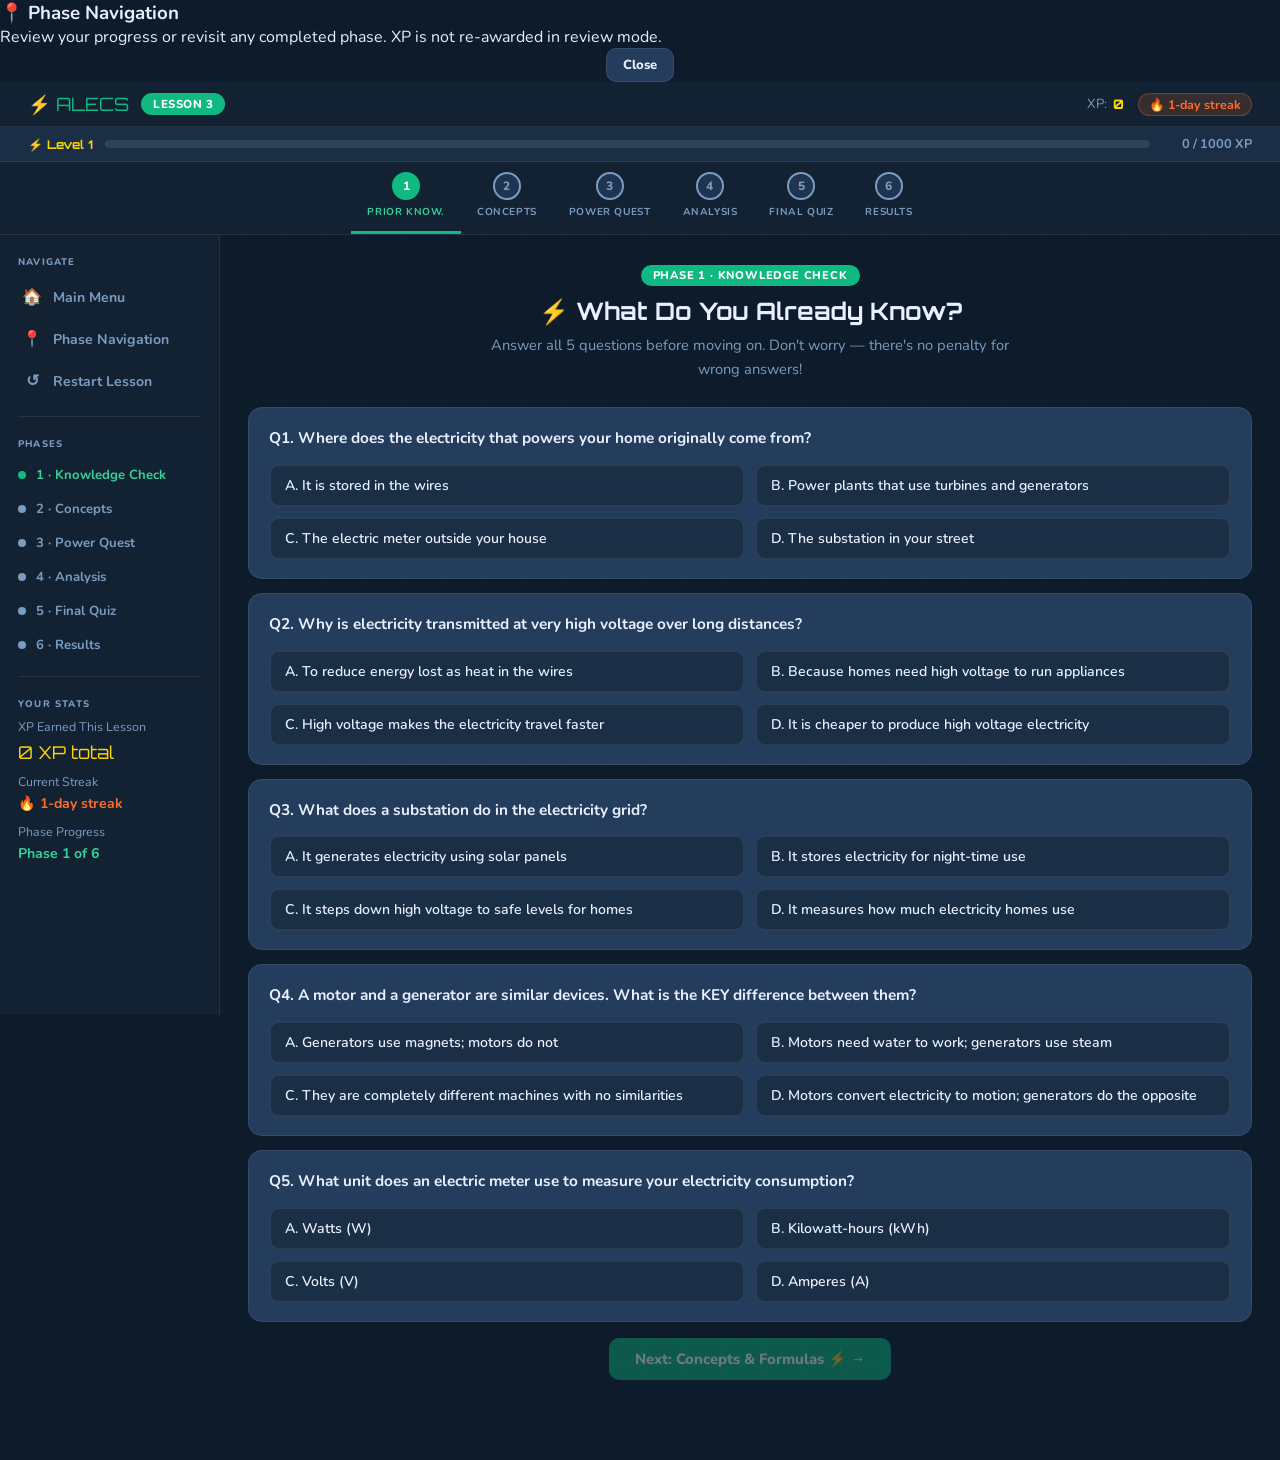
<file: lesson3.html>
<!DOCTYPE html>
<html lang="en">
<head>
<meta charset="UTF-8"/>
<meta name="viewport" content="width=device-width, initial-scale=1.0"/>
<title>ALECS — Analyzing Laws, Energy &amp; Computational Simulations – Lesson 3: Electricity Generation</title>
<link href="https://fonts.googleapis.com/css2?family=Orbitron:wght@700;900&family=Nunito:wght@400;600;700;800&display=swap" rel="stylesheet"/>
<style>
/* ── TOKENS ── */
:root {
  --navy:    #0d1b2a;
  --navy2:   #132233;
  --navy3:   #1a2e45;
  --card:    #1e3450;
  --card2:   #243d5c;
  --orange:  #ff6b2b;
  --orange2: #ff8c52;
  --yellow:  #ffd700;
  --green:   #22c55e;
  --red:     #ef4444;
  --purple:  #9b59b6;
  --text:    #e8f0fe;
  --muted:   #7a9cc0;
  --border:  rgba(255,255,255,.08);
  --radius:  14px;
  --ff-head: 'Orbitron', sans-serif;
  --ff-body: 'Nunito', sans-serif;
  --accent:  #10b981;   /* teal/green accent for L3 electricity */
  --accent2: #34d399;
}
*, *::before, *::after { box-sizing: border-box; margin: 0; padding: 0; }
html { scroll-behavior: smooth; }
body {
  background: var(--navy);
  color: var(--text);
  font-family: var(--ff-body);
  min-height: 100vh;
  overflow-x: hidden;
  background-image:
    linear-gradient(rgba(16,185,129,.03) 1px, transparent 1px),
    linear-gradient(90deg, rgba(16,185,129,.03) 1px, transparent 1px);
  background-size: 40px 40px;
}

/* ── TOP BAR ── */
#topbar {
  display: flex; align-items: center; justify-content: space-between;
  padding: 10px 28px;
  background: var(--navy2);
  border-bottom: 1px solid var(--border);
  position: sticky; top: 0; z-index: 200;
}
#topbar-left { display: flex; align-items: center; gap: 12px; }
.logo-link { font-family: var(--ff-head); font-size: 1.15rem; color: var(--accent); text-decoration: none; display: flex; align-items: center; gap: 7px; }
.lesson-badge { background: var(--accent); color: #fff; font-size: .72rem; font-weight: 800; padding: 3px 12px; border-radius: 20px; letter-spacing: .5px; text-transform: uppercase; }
#topbar-right { display: flex; align-items: center; gap: 14px; }
.xp-live { display: flex; align-items: center; gap: 6px; font-size: .82rem; color: var(--muted); }
.xp-live strong { color: var(--yellow); font-weight: 800; font-family: var(--ff-head); }
.streak-pill { background: rgba(249,115,22,.15); border: 1px solid rgba(249,115,22,.3); color: var(--orange); padding: 2px 10px; border-radius: 99px; font-size: .78rem; font-weight: 700; }

/* ── XP BAR ── */
#xp-bar-row {
  display: flex; align-items: center; gap: 12px;
  padding: 8px 28px; background: var(--navy3);
  border-bottom: 1px solid var(--border);
  font-size: .8rem; font-weight: 700;
}
#level-lbl { color: var(--yellow); white-space: nowrap; font-family: var(--ff-head); font-size: .75rem; }
#xp-track { flex: 1; height: 8px; background: rgba(255,255,255,.1); border-radius: 99px; overflow: hidden; }
#xp-fill { height: 100%; border-radius: 99px; background: linear-gradient(90deg, var(--accent), var(--yellow)); transition: width .6s ease; }
#xp-lbl { color: var(--muted); white-space: nowrap; min-width: 90px; text-align: right; }

/* ── PHASE STEPPER ── */
#phase-stepper {
  display: flex; justify-content: center;
  background: var(--navy2); border-bottom: 1px solid var(--border);
  overflow-x: auto; scrollbar-width: none;
}
#phase-stepper::-webkit-scrollbar { display: none; }
.step-item {
  display: flex; flex-direction: column; align-items: center;
  padding: 10px 16px 12px; border-bottom: 3px solid transparent;
  transition: all .3s; cursor: default; min-width: 70px;
}
.step-item.active { border-color: var(--accent); }
.step-item.done   { border-color: var(--green); }
.step-bubble {
  width: 28px; height: 28px; border-radius: 50%;
  display: flex; align-items: center; justify-content: center;
  font-size: .75rem; font-weight: 800;
  background: var(--card); border: 2px solid var(--muted); color: var(--muted);
  margin-bottom: 5px; transition: all .3s;
}
.step-item.active .step-bubble { background: var(--accent); border-color: var(--accent); color: #fff; }
.step-item.done   .step-bubble { background: var(--green); border-color: var(--green); color: #fff; }
.step-label { font-size: .63rem; font-weight: 700; text-transform: uppercase; letter-spacing: .6px; color: var(--muted); white-space: nowrap; }
.step-item.active .step-label { color: var(--accent2); }
.step-item.done   .step-label { color: var(--green); }

/* ── LAYOUT ── */
#page-body { display: flex; min-height: calc(100vh - 120px); }

/* ── SIDEBAR ── */
#lesson-sidebar {
  width: 220px; flex-shrink: 0; background: var(--navy2);
  border-right: 1px solid var(--border); padding: 20px 0 40px;
  position: sticky; top: 120px;
  height: calc(100vh - 120px); overflow-y: auto; scrollbar-width: none;
}
#lesson-sidebar::-webkit-scrollbar { display: none; }
.sb-section-label { font-size: .6rem; font-weight: 800; text-transform: uppercase; letter-spacing: 1.2px; color: var(--muted); padding: 0 18px; margin-bottom: 8px; margin-top: 20px; }
.sb-section-label:first-child { margin-top: 0; }
.sb-btn { display: flex; align-items: center; gap: 10px; width: 100%; padding: 10px 18px; background: none; border: none; border-left: 3px solid transparent; color: var(--muted); font-family: var(--ff-body); font-size: .88rem; font-weight: 700; cursor: pointer; text-align: left; text-decoration: none; transition: color .2s, background .2s, border-color .2s; }
.sb-btn:hover { background: rgba(16,185,129,.06); color: var(--text); border-color: var(--accent); }
.sb-btn.danger:hover { background: rgba(239,68,68,.08); color: var(--red); border-color: var(--red); }
.sb-btn .sb-icon { font-size: 1rem; width: 22px; text-align: center; }
.sb-phase-list { padding: 0; list-style: none; }
.sb-phase-item { display: flex; align-items: center; gap: 10px; padding: 8px 18px; font-size: .82rem; font-weight: 700; color: var(--muted); transition: color .2s; }
.sb-phase-item.active { color: var(--accent2); }
.sb-phase-item.done   { color: var(--green); }
.sb-phase-dot { width: 8px; height: 8px; border-radius: 50%; background: var(--muted); flex-shrink: 0; transition: background .3s; }
.sb-phase-item.active .sb-phase-dot { background: var(--accent); }
.sb-phase-item.done   .sb-phase-dot { background: var(--green); }
.sb-divider { height: 1px; background: var(--border); margin: 14px 18px; }

/* ── CONTENT ── */
#lesson-content { flex: 1; min-width: 0; padding: 28px 28px 80px; }
.phase-block { display: none; }
.phase-block.active { display: block; }

/* ── CONFIRM MODAL ── */
#confirm-modal { display: none; position: fixed; inset: 0; background: rgba(0,0,0,.6); z-index: 9999; align-items: center; justify-content: center; }
#confirm-modal.open { display: flex; }
#confirm-box { background: var(--card); border: 1px solid var(--border); border-radius: var(--radius); padding: 28px 32px; max-width: 380px; width: 90%; text-align: center; }
#confirm-box h3 { font-family: var(--ff-head); font-size: 1rem; color: var(--text); margin-bottom: 10px; }
#confirm-box p  { font-size: .88rem; color: var(--muted); line-height: 1.6; margin-bottom: 22px; }
.gap-row { display: flex; gap: 10px; }

/* ── SECTION HEADER ── */
.section-header { text-align: center; margin-bottom: 26px; }
.phase-tag { display: inline-block; background: var(--accent); color: #fff; font-size: .7rem; font-weight: 800; padding: 3px 12px; border-radius: 12px; text-transform: uppercase; letter-spacing: .8px; margin-bottom: 10px; }
.section-header h2 { font-family: var(--ff-head); font-size: 1.5rem; color: var(--text); margin-bottom: 8px; }
.section-header p { color: var(--muted); font-size: .92rem; line-height: 1.6; max-width: 560px; margin: 0 auto; }

/* ── CARDS ── */
.l1-card { background: var(--card); border: 1px solid var(--border); border-radius: var(--radius); padding: 22px; margin-bottom: 16px; }
.l1-card-title { font-family: var(--ff-head); font-size: .85rem; color: var(--accent2); text-transform: uppercase; letter-spacing: 1px; margin-bottom: 14px; }

/* ── BUTTONS ── */
.l1-btn { display: inline-flex; align-items: center; gap: 8px; padding: 11px 26px; border: none; border-radius: 10px; font-family: var(--ff-body); font-weight: 800; font-size: .93rem; cursor: pointer; transition: .2s; }
.l1-btn-primary  { background: var(--accent); color: #fff; }
.l1-btn-primary:hover  { background: var(--accent2); transform: translateY(-1px); }
.l1-btn-secondary { background: var(--card2); color: var(--text); border: 1px solid var(--border); }
.l1-btn-secondary:hover { background: var(--navy3); }
.l1-btn-green    { background: var(--green); color: #fff; }
.l1-btn-green:hover { filter: brightness(1.1); }
.l1-btn-sm { padding: 7px 16px; font-size: .82rem; }
.l1-btn:disabled { opacity: .4; cursor: not-allowed; transform: none !important; }

/* ── KNOWLEDGE CHECK ── */
.kc-question { background: var(--card2); border: 1px solid var(--border); border-radius: var(--radius); padding: 18px 20px; margin-bottom: 14px; }
.kc-q-text { font-weight: 700; font-size: .96rem; line-height: 1.55; margin-bottom: 14px; }
.kc-options { display: grid; grid-template-columns: 1fr 1fr; gap: 10px; }
.kc-opt { background: var(--navy3); border: 2px solid var(--border); border-radius: 10px; padding: 10px 14px; cursor: pointer; font-family: var(--ff-body); font-size: .88rem; font-weight: 600; color: var(--text); text-align: left; transition: border-color .2s, background .2s; }
.kc-opt:hover:not(:disabled) { border-color: var(--accent); background: rgba(16,185,129,.08); }
.kc-opt.correct { background: rgba(34,197,94,.12); border-color: var(--green); color: var(--green); }
.kc-opt.wrong   { background: rgba(239,68,68,.12); border-color: var(--red); color: var(--red); }
.kc-opt:disabled { cursor: default; }
.kc-feedback { margin-top: 10px; padding: 8px 14px; border-radius: 8px; font-weight: 700; font-size: .86rem; display: none; }
.kc-feedback.show { display: block; }
.kc-feedback.correct { background: rgba(34,197,94,.12); border: 1px solid var(--green); color: var(--green); }
.kc-feedback.wrong   { background: rgba(239,68,68,.12); border: 1px solid var(--red); color: var(--red); }

/* ── FORMULA GRID ── */
.formula-grid { display: grid; grid-template-columns: 1fr 1fr; gap: 14px; }
.formula-item { background: var(--navy3); border: 1px solid var(--border); border-radius: 10px; padding: 16px; }
.formula-item.wide { grid-column: 1 / -1; }
.formula-eq { font-family: var(--ff-head); font-size: .88rem; color: var(--yellow); margin-bottom: 6px; }
.formula-item p { font-size: .82rem; color: var(--muted); line-height: 1.55; }

/* ── ELECTRICITY GAME (Phase 3) ── */
.sim-panel { background: var(--card2); border: 1px solid var(--border); border-radius: var(--radius); overflow: hidden; margin-bottom: 16px; }
.sim-header { display: flex; align-items: center; justify-content: space-between; padding: 12px 18px; border-bottom: 1px solid var(--border); }
.sim-title { font-family: var(--ff-head); font-size: .85rem; color: var(--accent2); text-transform: uppercase; letter-spacing: 1px; }
.sim-phase-badge { background: var(--navy3); border: 1px solid var(--border); border-radius: 8px; padding: 4px 12px; font-size: .78rem; font-weight: 700; color: var(--muted); }
.sim-controls { padding: 14px 18px; background: var(--card2); border-top: 1px solid var(--border); }
.control-row { display: flex; align-items: center; gap: 14px; margin-bottom: 10px; }
.control-row label { font-size: .82rem; font-weight: 700; color: var(--muted); min-width: 180px; }
.control-row label span { color: var(--yellow); font-family: var(--ff-head); font-size: .85rem; min-width: 70px; display: inline-block; }
.control-row input[type=range] { flex: 1; accent-color: var(--accent); height: 4px; cursor: pointer; }
.sim-stats { display: flex; flex-wrap: wrap; gap: 8px; padding: 10px 18px; background: var(--navy3); border-top: 1px solid var(--border); }
.stat-chip { background: var(--card); border: 1px solid var(--border); border-radius: 8px; padding: 5px 12px; font-size: .78rem; color: var(--muted); }
.stat-chip strong { color: var(--yellow); font-weight: 800; }
.sim-msg { display: none; margin: 12px 18px; padding: 12px 16px; border-radius: 10px; font-weight: 700; font-size: .94rem; text-align: center; }
.sim-msg.show.correct { display: block; background: rgba(34,197,94,.15); border: 1px solid var(--green); color: var(--green); }
.sim-msg.show.wrong   { display: block; background: rgba(239,68,68,.12); border: 1px solid var(--red); color: var(--red); }
.sim-msg.show.info    { display: block; background: rgba(16,185,129,.1); border: 1px solid var(--accent); color: var(--accent2); }

/* ── GOALS STRIP ── */
#sim-goals-strip { display: flex; flex-wrap: wrap; gap: 8px; padding: 12px 18px; background: var(--navy2); border: 1px solid var(--border); margin-bottom: 16px; border-radius: var(--radius); }
.goal-pill { display: flex; align-items: center; gap: 6px; background: var(--card); border: 1px solid var(--border); border-radius: 20px; padding: 5px 12px; font-size: .78rem; font-weight: 700; color: var(--muted); transition: .3s; }
.goal-pill.done { background: rgba(34,197,94,.1); border-color: var(--green); color: var(--green); }
.goal-pill .gp-dot { width: 8px; height: 8px; border-radius: 50%; background: var(--muted); transition: .3s; }
.goal-pill.done .gp-dot { background: var(--green); }
#goals-count { font-size: .82rem; font-weight: 800; color: var(--yellow); font-family: var(--ff-head); margin-left: auto; }

/* ── FLOW PATH ANIMATION ── */
#flow-path { display: flex; align-items: center; gap: 0; padding: 16px 18px; background: var(--navy3); border-radius: var(--radius); margin-bottom: 14px; overflow-x: auto; }
.flow-node { display: flex; flex-direction: column; align-items: center; gap: 6px; min-width: 80px; }
.flow-icon { font-size: 1.8rem; }
.flow-label { font-size: .68rem; font-weight: 700; text-transform: uppercase; letter-spacing: .5px; color: var(--muted); text-align: center; }
.flow-val { font-family: var(--ff-head); font-size: .8rem; color: var(--yellow); }
.flow-arrow { font-size: 1.4rem; color: var(--muted); margin: 0 4px; flex-shrink: 0; transition: color .4s; }
.flow-arrow.active { color: var(--accent); animation: pulse-arrow .8s ease-in-out infinite; }
@keyframes pulse-arrow { 0%,100%{opacity:1} 50%{opacity:.4} }
.flow-node.active .flow-val { color: var(--accent2); }

/* ── SCREEN TABS ── */
.screen-tabs { display: flex; gap: 6px; margin-bottom: 16px; overflow-x: auto; scrollbar-width: none; }
.screen-tab { padding: 8px 18px; border-radius: 8px; border: 1px solid var(--border); background: var(--card2); color: var(--muted); font-weight: 700; font-size: .8rem; cursor: pointer; transition: .2s; white-space: nowrap; }
.screen-tab.active { background: var(--accent); color: #fff; border-color: var(--accent); }

/* ── SCREEN BLOCKS ── */
.screen-block { display: none; }
.screen-block.active { display: block; }

/* ── TOGGLE BUTTONS ── */
.toggle-row { display: flex; gap: 10px; margin-bottom: 12px; }
.toggle-btn { flex: 1; padding: 9px; border: 2px solid var(--border); border-radius: 10px; background: var(--navy3); color: var(--muted); font-family: var(--ff-body); font-weight: 800; font-size: .85rem; cursor: pointer; transition: .2s; }
.toggle-btn.active { border-color: var(--accent); background: rgba(16,185,129,.1); color: var(--accent2); }

/* ── VOLTAGE BARS ── */
.volt-bar-wrap { margin-bottom: 12px; }
.volt-bar-label { display: flex; justify-content: space-between; font-size: .82rem; font-weight: 700; margin-bottom: 4px; }
.volt-bar-track { height: 18px; background: var(--navy3); border-radius: 6px; overflow: hidden; }
.volt-bar-fill { height: 100%; border-radius: 6px; transition: width .6s ease; background: linear-gradient(90deg, var(--accent), var(--yellow)); }
.volt-bar-fill.red { background: linear-gradient(90deg, var(--red), var(--orange)); }

/* ── SAFETY BUTTONS ── */
.safety-grid { display: grid; grid-template-columns: repeat(3, 1fr); gap: 10px; margin-bottom: 14px; }
.safety-btn { padding: 14px 8px; border-radius: 10px; border: 2px solid var(--border); background: var(--navy3); color: var(--muted); font-family: var(--ff-body); font-weight: 800; font-size: .82rem; cursor: pointer; transition: .2s; text-align: center; line-height: 1.4; }
.safety-btn.danger { border-color: rgba(239,68,68,.4); color: var(--red); }
.safety-btn.safe   { border-color: rgba(34,197,94,.4); color: var(--green); }
.safety-btn:hover  { transform: translateY(-2px); }

/* ── DATA TABLE ── */
.data-table { width: 100%; border-collapse: collapse; margin-bottom: 14px; font-size: .85rem; }
.data-table th { background: var(--navy3); padding: 8px 14px; text-align: left; font-family: var(--ff-head); font-size: .72rem; letter-spacing: .5px; color: var(--muted); border-bottom: 1px solid var(--border); }
.data-table td { padding: 9px 14px; border-bottom: 1px solid rgba(255,255,255,.04); }
.data-table td strong { color: var(--yellow); font-family: var(--ff-head); }
.data-table tr:hover td { background: rgba(255,255,255,.02); }

/* ── MOTOR/GENERATOR DIAGRAM ── */
.motgen-diagram { display: grid; grid-template-columns: 1fr 1fr; gap: 14px; margin-bottom: 14px; }
.motgen-box { background: var(--navy3); border: 2px solid var(--border); border-radius: var(--radius); padding: 20px 16px; text-align: center; transition: .3s; }
.motgen-box.active { border-color: var(--accent); background: rgba(16,185,129,.06); }
.motgen-icon { font-size: 2.5rem; margin-bottom: 8px; display: block; }
.motgen-title { font-family: var(--ff-head); font-size: .82rem; color: var(--accent2); margin-bottom: 8px; }
.motgen-arrow { font-size: .88rem; color: var(--yellow); font-weight: 700; margin-bottom: 8px; }
.motgen-desc { font-size: .8rem; color: var(--muted); line-height: 1.55; }

/* ── QUIZ ── */
.quiz-counter { display: flex; align-items: center; justify-content: space-between; margin-bottom: 14px; font-size: .85rem; font-weight: 700; }
.quiz-prog-track { height: 5px; background: var(--navy3); border-radius: 99px; overflow: hidden; margin-bottom: 20px; }
.quiz-prog-fill { height: 100%; background: var(--accent); border-radius: 99px; transition: width .4s; }
.quiz-q { font-size: 1rem; font-weight: 700; line-height: 1.6; margin-bottom: 20px; }
.quiz-opts { display: grid; grid-template-columns: 1fr 1fr; gap: 10px; margin-bottom: 14px; }
.quiz-opt { background: var(--navy3); border: 2px solid var(--border); border-radius: 10px; padding: 12px 14px; cursor: pointer; font-family: var(--ff-body); font-size: .88rem; font-weight: 600; color: var(--text); text-align: left; transition: border-color .2s, background .2s; }
.quiz-opt:hover:not(:disabled) { border-color: var(--accent); background: rgba(16,185,129,.08); }
.quiz-opt.correct { background: rgba(34,197,94,.12); border-color: var(--green); color: var(--green); }
.quiz-opt.wrong   { background: rgba(239,68,68,.12); border-color: var(--red); color: var(--red); }
.quiz-opt:disabled { cursor: default; }
.quiz-feedback { margin-top: 8px; padding: 10px 14px; border-radius: 8px; font-weight: 700; font-size: .88rem; display: none; }
.quiz-feedback.show { display: block; }
.quiz-feedback.correct { background: rgba(34,197,94,.12); border: 1px solid var(--green); color: var(--green); }
.quiz-feedback.wrong   { background: rgba(239,68,68,.12); border: 1px solid var(--red); color: var(--red); }

/* ── ANALYSIS BARS ── */
.pa-bar-wrap { margin-bottom: 16px; }
.pa-bar-label { display: flex; justify-content: space-between; font-size: .85rem; font-weight: 700; margin-bottom: 5px; }
.pa-bar-track { height: 12px; background: var(--navy3); border-radius: 6px; overflow: hidden; }
.pa-bar-fill { height: 100%; border-radius: 6px; background: linear-gradient(90deg, var(--accent), var(--yellow)); transition: width .8s ease; }

/* ── BADGE GRID ── */
.badge-grid { display: flex; flex-wrap: wrap; gap: 14px; justify-content: center; margin: 18px 0; }
.badge-card { background: var(--card2); border: 1px solid var(--border); border-radius: var(--radius); padding: 16px 20px; text-align: center; min-width: 110px; animation: badgePop .4s ease both; }
@keyframes badgePop { from{transform:scale(.7);opacity:0} to{transform:scale(1);opacity:1} }
.badge-icon { font-size: 2rem; display: block; margin-bottom: 6px; }
.badge-name { font-family: var(--ff-head); font-size: .68rem; letter-spacing: .5px; color: var(--accent2); }

/* ── XP TOAST ── */
#xp-toast { position: fixed; bottom: 80px; right: 24px; background: var(--card); border: 1px solid var(--accent); border-radius: 10px; padding: 10px 18px; font-weight: 800; font-size: .9rem; color: var(--yellow); opacity: 0; transform: translateY(10px); transition: .3s; pointer-events: none; z-index: 9999; }
#xp-toast.show { opacity: 1; transform: translateY(0); }

/* ── FUN FACT ── */
#funfact-bar { position: fixed; bottom: 24px; left: 50%; transform: translateX(-50%) translateY(20px); background: var(--card); border: 1px solid var(--accent); border-radius: 12px; padding: 12px 22px; font-size: .88rem; color: var(--text); max-width: 520px; width: 90%; text-align: center; opacity: 0; pointer-events: none; transition: .4s; z-index: 9999; }
#funfact-bar.show { opacity: 1; transform: translateX(-50%) translateY(0); }

/* ── HELPERS ── */
.text-center { text-align: center; }
.mt-4 { margin-top: 16px; }
.mt-2 { margin-top: 8px; }
.gap-row { display: flex; gap: 10px; }
.tip-box { background: rgba(16,185,129,.08); border: 1px solid rgba(16,185,129,.25); border-radius: 10px; padding: 14px 18px; font-size: .88rem; line-height: 1.6; color: var(--text); margin-bottom: 14px; }
</style>
</head>
<body>

<!-- XP TOAST -->
<div id="xp-toast">+0 XP</div>
<!-- FUN FACT -->
<div id="funfact-bar"></div>

<!-- PHASE NAV MODAL -->
<div id="phase-nav-modal">
  <div id="phase-nav-box">
    <h3>📍 Phase Navigation</h3>
    <p>Review your progress or revisit any completed phase. XP is not re-awarded in review mode.</p>
    <ul class="pnav-list" id="pnav-list"></ul>
    <div style="display:flex;gap:10px;justify-content:center">
      <button class="l1-btn l1-btn-secondary l1-btn-sm" onclick="closePhaseNav()">Close</button>
    </div>
  </div>
</div>

<!-- CONFIRM MODAL -->
<div id="confirm-modal">
  <div id="confirm-box">
    <h3 id="confirm-title">Are you sure?</h3>
    <p id="confirm-msg">This action cannot be undone.</p>
    <div class="gap-row" style="justify-content:center">
      <button class="l1-btn l1-btn-secondary l1-btn-sm" onclick="closeConfirm()">Cancel</button>
      <button class="l1-btn l1-btn-primary l1-btn-sm" id="confirm-ok-btn">Confirm</button>
    </div>
  </div>
</div>

<!-- TOP BAR -->
<header id="topbar">
  <div id="topbar-left">
    <a href="index.html" class="logo-link">⚡ ALECS</a>
    <span class="lesson-badge">Lesson 3</span>
  </div>
  <div id="topbar-right">
    <span class="xp-live">XP: <strong id="xp-display">0</strong></span>
    <span class="streak-pill" id="streak-display">🔥 0-day streak</span>
  </div>
</header>

<!-- XP BAR -->
<div id="xp-bar-row">
  <span id="level-lbl">⚡ Level 1</span>
  <div id="xp-track"><div id="xp-fill" style="width:0%"></div></div>
  <span id="xp-lbl">0 / 1000 XP</span>
</div>

<!-- PHASE STEPPER -->
<div id="phase-stepper">
  <div class="step-item active" id="step-1"><div class="step-bubble">1</div><div class="step-label">Prior Know.</div></div>
  <div class="step-item" id="step-2"><div class="step-bubble">2</div><div class="step-label">Concepts</div></div>
  <div class="step-item" id="step-3"><div class="step-bubble">3</div><div class="step-label">Power Quest</div></div>
  <div class="step-item" id="step-4"><div class="step-bubble">4</div><div class="step-label">Analysis</div></div>
  <div class="step-item" id="step-5"><div class="step-bubble">5</div><div class="step-label">Final Quiz</div></div>
  <div class="step-item" id="step-6"><div class="step-bubble">6</div><div class="step-label">Results</div></div>
</div>

<!-- PAGE BODY -->
<div id="page-body">

<!-- SIDEBAR -->
<nav id="lesson-sidebar">
  <div class="sb-section-label">Navigate</div>
  <a href="index.html" class="sb-btn"><span class="sb-icon">🏠</span> Main Menu</a>
  <button class="sb-btn" onclick="openPhaseNav()"><span class="sb-icon">📍</span> Phase Navigation</button>
  <button class="sb-btn danger" onclick="confirmRestart()"><span class="sb-icon">↺</span> Restart Lesson</button>
  <div class="sb-divider"></div>
  <div class="sb-section-label">Phases</div>
  <ul class="sb-phase-list" id="sb-phase-list">
    <li class="sb-phase-item active" id="sb-step-1"><div class="sb-phase-dot"></div>1 · Knowledge Check</li>
    <li class="sb-phase-item" id="sb-step-2"><div class="sb-phase-dot"></div>2 · Concepts</li>
    <li class="sb-phase-item" id="sb-step-3"><div class="sb-phase-dot"></div>3 · Power Quest</li>
    <li class="sb-phase-item" id="sb-step-4"><div class="sb-phase-dot"></div>4 · Analysis</li>
    <li class="sb-phase-item" id="sb-step-5"><div class="sb-phase-dot"></div>5 · Final Quiz</li>
    <li class="sb-phase-item" id="sb-step-6"><div class="sb-phase-dot"></div>6 · Results</li>
  </ul>
  <div class="sb-divider"></div>
  <div class="sb-section-label">Your Stats</div>
  <div style="padding:0 18px">
    <div style="font-size:.78rem;color:var(--muted);margin-bottom:6px">XP Earned This Lesson</div>
    <div style="font-family:var(--ff-head);font-size:1.1rem;color:var(--yellow)" id="sb-xp-earned">0 XP</div>
    <div style="font-size:.78rem;color:var(--muted);margin-top:10px;margin-bottom:4px">Current Streak</div>
    <div style="font-size:.88rem;color:var(--orange);font-weight:700" id="sb-streak">🔥 0-day streak</div>
    <div style="font-size:.78rem;color:var(--muted);margin-top:10px;margin-bottom:4px">Phase Progress</div>
    <div style="font-size:.88rem;color:var(--accent2);font-weight:700" id="sb-phase-prog">Phase 1 of 6</div>
  </div>
</nav>

<!-- LESSON CONTENT -->
<div id="lesson-content">

<!-- ═══ PHASE 1 – KNOWLEDGE CHECK ═══ -->
<div id="phase-1" class="phase-block active">
  <div class="section-header">
    <div class="phase-tag">Phase 1 · Knowledge Check</div>
    <h2>⚡ What Do You Already Know?</h2>
    <p>Answer all 5 questions before moving on. Don't worry — there's no penalty for wrong answers!</p>
  </div>
  <div id="kc-questions-wrap"></div>
  <div class="text-center mt-4">
    <button class="l1-btn l1-btn-primary" id="kc-next-btn" disabled onclick="goPhase(2)">Next: Concepts &amp; Formulas ⚡ →</button>
  </div>
</div>

<!-- ═══ PHASE 2 – CONCEPTS ═══ -->
<div id="phase-2" class="phase-block">
  <div class="section-header">
    <div class="phase-tag">Phase 2 · Concepts</div>
    <h2>⚡ Electricity Generation</h2>
    <p>Learn how power plants generate electricity, how it travels safely to your home, and the difference between motors and generators!</p>
  </div>

  <div class="l1-card">
    <div class="l1-card-title">🏭 How Electricity Is Generated</div>
    <p style="font-size:.9rem;color:var(--muted);line-height:1.75;margin-bottom:14px">
      Power plants burn fuel (coal, gas) or use renewable energy (wind, water, solar) to spin <strong style="color:var(--text)">turbines</strong>. The turbine spins a coil of wire inside a magnetic field — this is a <strong style="color:var(--text)">generator</strong>, which converts mechanical energy into electrical energy via electromagnetic induction.
    </p>
    <div class="formula-grid">
      <div class="formula-item">
        <div class="formula-eq">Generator → High Voltage AC</div>
        <p>Power plants produce <strong>very high voltage</strong> electricity (e.g., 11kV–25kV from generator, stepped up to 400kV) to minimize energy loss during transmission.</p>
      </div>
      <div class="formula-item">
        <div class="formula-eq">Power Loss = I² × R</div>
        <p>Higher transmission voltage means lower current (I), which means much <strong>less power lost as heat</strong> in the cables (P=I²R).</p>
      </div>
      <div class="formula-item wide">
        <div class="formula-eq">Power = Voltage × Current → P = V × I</div>
        <p>This fundamental formula links voltage (V), current (I), and power (P). Doubling voltage halves current for the same power — key to efficient long-distance transmission.</p>
      </div>
    </div>
  </div>

  <div class="l1-card">
    <div class="l1-card-title">🔌 The Distribution Grid</div>
    <div class="formula-grid">
      <div class="formula-item">
        <div class="formula-eq" style="color:var(--red)">⚡ Step-Up Transformer</div>
        <p>At the power plant, transformers <strong style="color:var(--text)">increase voltage</strong> from ~25kV to ~400kV for long-distance transmission on high-voltage lines. Less current = less heat loss.</p>
      </div>
      <div class="formula-item">
        <div class="formula-eq" style="color:var(--green)">🏠 Step-Down Substation</div>
        <p>Grid stations (substations) <strong style="color:var(--text)">reduce voltage</strong> to safe levels: 400kV → 33kV → 11kV → 220V for homes. Each step uses a step-down transformer.</p>
      </div>
      <div class="formula-item">
        <div class="formula-eq" style="color:var(--yellow)">📊 Electric Meter</div>
        <p>Measures electricity consumed in <strong style="color:var(--text)">kilowatt-hours (kWh)</strong>. Your monthly bill is based on this reading. 1 kWh = 1,000 watts used for 1 hour.</p>
      </div>
      <div class="formula-item">
        <div class="formula-eq" style="color:var(--accent)">kWh = Power (kW) × Time (h)</div>
        <p>A 100W bulb running for 10 hours uses 1 kWh. Appliance labels show wattage — multiply by hours used to find your energy consumption.</p>
      </div>
    </div>
  </div>

  <div class="l1-card">
    <div class="l1-card-title">⚙️ Motors vs Generators — Two Sides of the Same Coin</div>
    <div class="motgen-diagram">
      <div class="motgen-box">
        <span class="motgen-icon">🔌</span>
        <div class="motgen-title">Electric Motor</div>
        <div class="motgen-arrow">Electrical Energy → Mechanical Energy</div>
        <div class="motgen-desc">Converts electricity into motion. Uses: electric fans, elevators, electric cars, washing machines. Uses Fleming's Left-Hand Rule.</div>
      </div>
      <div class="motgen-box">
        <span class="motgen-icon">⚡</span>
        <div class="motgen-title">Generator</div>
        <div class="motgen-arrow">Mechanical Energy → Electrical Energy</div>
        <div class="motgen-desc">Converts motion into electricity. Uses: power plants, bicycle dynamos, wind turbines. Uses Fleming's Right-Hand Rule.</div>
      </div>
    </div>
    <div class="tip-box">
      <strong>Similarities:</strong> Both use coils of wire, magnets, and electromagnetic induction. They are essentially the same device run in opposite directions! <br>
      <strong>Key Difference:</strong> The direction of energy flow — motor INPUT electricity, generator OUTPUT electricity.
    </div>
  </div>

  <div class="l1-card">
    <div class="l1-card-title">🛡️ Electrical Safety</div>
    <div class="formula-grid">
      <div class="formula-item">
        <div class="formula-eq" style="color:var(--red)">⚠️ Common Hazards</div>
        <p>Frayed/damaged cords, wet hands touching outlets, overloaded circuits (too many appliances), exposed wires, using faulty appliances near water.</p>
      </div>
      <div class="formula-item">
        <div class="formula-eq" style="color:var(--green)">✅ Safety Precautions</div>
        <p>Always unplug by the plug (not cord), keep appliances away from water, use circuit breakers, check for damaged insulation, never overload sockets.</p>
      </div>
    </div>
  </div>

  <!-- Drag & Drop: Match the concept -->
  <div class="l1-card">
    <div class="l1-card-title">🎯 Match the Concept</div>
    <p style="font-size:.86rem;color:var(--muted);margin-bottom:16px">Drag each term to its correct description below.</p>
    <div style="display:flex;flex-wrap:wrap;gap:8px;margin-bottom:16px" id="l3-chip-bank">
      <div class="kc-opt" draggable="true" data-val="generator" style="cursor:grab;padding:8px 14px;display:inline-block">⚡ Generator</div>
      <div class="kc-opt" draggable="true" data-val="substation" style="cursor:grab;padding:8px 14px;display:inline-block">🏭 Substation</div>
      <div class="kc-opt" draggable="true" data-val="meter" style="cursor:grab;padding:8px 14px;display:inline-block">📊 Electric Meter</div>
      <div class="kc-opt" draggable="true" data-val="motor" style="cursor:grab;padding:8px 14px;display:inline-block">🔌 Motor</div>
    </div>
    <div id="l3-drop-zones">
      <div class="l1-card" style="padding:12px 16px;margin-bottom:8px;display:flex;align-items:center;gap:12px">
        <div class="l3-drop-zone kc-opt" data-answer="generator" style="min-width:140px;border-style:dashed;text-align:center;color:var(--muted)">Drop here</div>
        <span style="color:var(--text);font-size:.88rem">Converts mechanical energy into electrical energy (motion → electricity)</span>
      </div>
      <div class="l1-card" style="padding:12px 16px;margin-bottom:8px;display:flex;align-items:center;gap:12px">
        <div class="l3-drop-zone kc-opt" data-answer="substation" style="min-width:140px;border-style:dashed;text-align:center;color:var(--muted)">Drop here</div>
        <span style="color:var(--text);font-size:.88rem">Steps down high-voltage electricity to safe levels for homes and businesses</span>
      </div>
      <div class="l1-card" style="padding:12px 16px;margin-bottom:8px;display:flex;align-items:center;gap:12px">
        <div class="l3-drop-zone kc-opt" data-answer="meter" style="min-width:140px;border-style:dashed;text-align:center;color:var(--muted)">Drop here</div>
        <span style="color:var(--text);font-size:.88rem">Measures electricity consumed in kilowatt-hours (kWh) for billing</span>
      </div>
      <div class="l1-card" style="padding:12px 16px;margin-bottom:8px;display:flex;align-items:center;gap:12px">
        <div class="l3-drop-zone kc-opt" data-answer="motor" style="min-width:140px;border-style:dashed;text-align:center;color:var(--muted)">Drop here</div>
        <span style="color:var(--text);font-size:.88rem">Converts electrical energy into mechanical motion (electricity → movement)</span>
      </div>
    </div>
    <div id="l3-drag-result" style="margin-top:10px;padding:10px 14px;border-radius:8px;font-weight:700;font-size:.88rem;display:none"></div>
    <div class="gap-row mt-2">
      <button class="l1-btn l1-btn-primary l1-btn-sm" onclick="checkL3Drag()">✓ Check Answers</button>
      <button class="l1-btn l1-btn-secondary l1-btn-sm" onclick="resetL3Drag()">↺ Reset</button>
    </div>
    <div class="text-center mt-4">
      <button class="l1-btn l1-btn-primary" id="p2-next-btn" disabled onclick="goPhase(3)">Next: Electricity Power Quest ⚡ →</button>
    </div>
  </div>
</div>

<!-- ═══ PHASE 3 – ELECTRICITY POWER QUEST GAME ═══ -->
<div id="phase-3" class="phase-block">
  <div class="section-header">
    <div class="phase-tag">Phase 3 · Electricity Power Quest</div>
    <h2>⚡ Electricity Power Quest</h2>
    <p>Complete all 4 experiments to understand how electricity is generated, distributed, and used safely!</p>
  </div>

  <!-- Goals strip -->
  <div id="sim-goals-strip">
    <div class="goal-pill" id="sim-goal-1"><div class="gp-dot"></div>Generation Setup</div>
    <div class="goal-pill" id="sim-goal-2"><div class="gp-dot"></div>Distribution</div>
    <div class="goal-pill" id="sim-goal-3"><div class="gp-dot"></div>Safety Analysis</div>
    <div class="goal-pill" id="sim-goal-4"><div class="gp-dot"></div>Motor vs Generator</div>
    <span id="goals-count">0 / 4</span>
  </div>

  <!-- Screen tabs -->
  <div class="screen-tabs">
    <button class="screen-tab active" id="tab-s1" onclick="switchScreen(1)">⚡ Generation</button>
    <button class="screen-tab" id="tab-s2" onclick="switchScreen(2)">🔌 Distribution</button>
    <button class="screen-tab" id="tab-s3" onclick="switchScreen(3)">🛡️ Safety</button>
    <button class="screen-tab" id="tab-s4" onclick="switchScreen(4)">⚙️ Motor/Gen</button>
  </div>

  <!-- SCREEN 1: Generation Setup -->
  <div class="screen-block active" id="screen-1">
    <div class="sim-panel">
      <div class="sim-header">
        <span class="sim-title">⚡ Screen 1 — Power Generation</span>
        <span class="sim-phase-badge">Goal: Set up your power plant</span>
      </div>
      <div style="padding:16px 18px">
        <p style="font-size:.86rem;color:var(--muted);margin-bottom:16px">Power plants use turbines and generators to produce high-voltage AC electricity. Step-up transformers boost the voltage for long-distance transmission.</p>

        <!-- Plant type -->
        <div style="margin-bottom:14px">
          <div style="font-size:.78rem;font-weight:700;color:var(--muted);text-transform:uppercase;letter-spacing:.8px;margin-bottom:8px">Power Plant Type</div>
          <div class="toggle-row">
            <button class="toggle-btn active" id="plant-coal" onclick="selectPlant('coal',this)">🏭 Coal</button>
            <button class="toggle-btn" id="plant-hydro" onclick="selectPlant('hydro',this)">💧 Hydro</button>
            <button class="toggle-btn" id="plant-wind" onclick="selectPlant('wind',this)">💨 Wind</button>
            <button class="toggle-btn" id="plant-solar" onclick="selectPlant('solar',this)">☀️ Solar</button>
          </div>
        </div>

        <!-- Generator voltage -->
        <div class="control-row">
          <label>Generator Output: <span id="gen-volt-val">24 kV</span></label>
          <input type="range" min="11" max="30" value="24" id="gen-volt-slider" oninput="updateGeneration()">
        </div>

        <!-- Step-up toggle -->
        <div style="display:flex;align-items:center;gap:14px;margin-bottom:14px">
          <div style="font-size:.85rem;font-weight:700;color:var(--muted)">Step-up Transformer</div>
          <button class="toggle-btn active" id="stepup-btn" onclick="toggleStepUp()" style="flex:unset;padding:7px 18px">ON ✓</button>
        </div>

        <!-- Data display -->
        <table class="data-table">
          <tr><th>Stage</th><th>Voltage</th><th>Status</th></tr>
          <tr><td>Generator Output</td><td><strong id="d-gen-v">24 kV</strong></td><td id="d-gen-s" style="color:var(--accent)">Active</td></tr>
          <tr><td>Step-up Transformer</td><td><strong id="d-step-v">408 kV</strong></td><td id="d-step-s" style="color:var(--yellow)">High Voltage</td></tr>
          <tr><td>Transmission Line</td><td><strong id="d-trans-v">408 kV</strong></td><td id="d-trans-s" style="color:var(--accent)">Transmitting</td></tr>
        </table>
      </div>
      <div class="sim-controls">
        <button class="l1-btn l1-btn-primary" onclick="completeScreen1()">⚡ Start Distribution →</button>
      </div>
      <div class="sim-msg" id="s1-msg"></div>
    </div>
  </div>

  <!-- SCREEN 2: Distribution -->
  <div class="screen-block" id="screen-2">
    <div class="sim-panel">
      <div class="sim-header">
        <span class="sim-title">🔌 Screen 2 — Distribution Simulation</span>
        <span class="sim-phase-badge">Goal: See voltage step-down path</span>
      </div>
      <div style="padding:16px 18px">
        <p style="font-size:.86rem;color:var(--muted);margin-bottom:14px">Electricity travels from the power plant to your home through a chain of voltage step-downs. Each substation reduces the voltage to safer, usable levels.</p>

        <!-- Flow path -->
        <div id="flow-path">
          <div class="flow-node active">
            <div class="flow-icon">🏭</div>
            <div class="flow-label">Plant</div>
            <div class="flow-val" id="fp-plant">400 kV</div>
          </div>
          <div class="flow-arrow active" id="fa-1">⚡</div>
          <div class="flow-node">
            <div class="flow-icon">🔲</div>
            <div class="flow-label">Substation 1</div>
            <div class="flow-val" id="fp-sub1">33 kV</div>
          </div>
          <div class="flow-arrow" id="fa-2">⚡</div>
          <div class="flow-node">
            <div class="flow-icon">🏗️</div>
            <div class="flow-label">Substation 2</div>
            <div class="flow-val" id="fp-sub2">11 kV</div>
          </div>
          <div class="flow-arrow" id="fa-3">⚡</div>
          <div class="flow-node">
            <div class="flow-icon">📊</div>
            <div class="flow-label">Meter</div>
            <div class="flow-val" id="fp-meter">220 V</div>
          </div>
          <div class="flow-arrow" id="fa-4">⚡</div>
          <div class="flow-node">
            <div class="flow-icon">🏠</div>
            <div class="flow-label">Home</div>
            <div class="flow-val" id="fp-home">220 V</div>
          </div>
        </div>

        <!-- Load slider -->
        <div class="control-row">
          <label>Load / Consumption: <span id="load-val">0.5 kW</span></label>
          <input type="range" min="1" max="20" value="5" id="load-slider" oninput="updateDistribution()">
        </div>

        <!-- Stats -->
        <div class="sim-stats">
          <div class="stat-chip">Transmission Voltage: <strong id="ds-trans">400 kV</strong></div>
          <div class="stat-chip">Home Voltage: <strong id="ds-home">220 V</strong></div>
          <div class="stat-chip">kWh Used: <strong id="ds-kwh">0.0 kWh</strong></div>
          <div class="stat-chip">Power Loss (heat): <strong id="ds-loss" style="color:var(--orange)">Low</strong></div>
        </div>

        <!-- Voltage bar -->
        <div class="volt-bar-wrap" style="margin-top:14px">
          <div class="volt-bar-label"><span>Voltage Level</span><span id="vb-val">400 kV → 220 V</span></div>
          <div class="volt-bar-track"><div class="volt-bar-fill" id="vb-fill" style="width:100%"></div></div>
        </div>
      </div>
      <div class="sim-controls">
        <button class="l1-btn l1-btn-primary" onclick="completeScreen2()">🛡️ Safety Analysis →</button>
      </div>
      <div class="sim-msg" id="s2-msg"></div>
    </div>
  </div>

  <!-- SCREEN 3: Safety -->
  <div class="screen-block" id="screen-3">
    <div class="sim-panel">
      <div class="sim-header">
        <span class="sim-title">🛡️ Screen 3 — Safety Analysis</span>
        <span class="sim-phase-badge">Goal: Identify and fix hazards</span>
      </div>
      <div style="padding:16px 18px">
        <p style="font-size:.86rem;color:var(--muted);margin-bottom:14px">Click each hazard to see what happens, then apply the fix. Understanding electrical safety is critical for everyday life!</p>

        <!-- Risk level bar -->
        <div class="volt-bar-wrap">
          <div class="volt-bar-label"><span>⚠️ Risk Level</span><span id="risk-val">Low</span></div>
          <div class="volt-bar-track"><div class="volt-bar-fill red" id="risk-fill" style="width:5%"></div></div>
        </div>

        <!-- Safety buttons -->
        <div class="safety-grid">
          <button class="safety-btn danger" id="hazard-cord" onclick="triggerHazard('cord')">⚠️ Frayed Cord<br><small>Click to test</small></button>
          <button class="safety-btn danger" id="hazard-wet" onclick="triggerHazard('wet')">💧 Wet Hands<br><small>Click to test</small></button>
          <button class="safety-btn danger" id="hazard-over" onclick="triggerHazard('over')">🔌 Overloaded<br><small>Click to test</small></button>
          <button class="safety-btn" id="fix-cord" onclick="applyFix('cord')" style="display:none">✅ Unplug/Replace Cord</button>
          <button class="safety-btn" id="fix-wet" onclick="applyFix('wet')" style="display:none">✅ Dry Hands</button>
          <button class="safety-btn" id="fix-over" onclick="applyFix('over')" style="display:none">✅ Unplug Appliances</button>
        </div>

        <div id="safety-result" style="margin-top:8px;padding:10px 14px;border-radius:8px;font-weight:700;font-size:.88rem;display:none"></div>
        <div class="stat-chip" style="margin-top:10px;display:inline-block">Hazards Fixed: <strong id="hazard-count">0 / 3</strong></div>
      </div>
      <div class="sim-controls">
        <button class="l1-btn l1-btn-primary" id="to-motgen-btn" disabled onclick="completeScreen3()">⚙️ Motor vs Generator →</button>
      </div>
      <div class="sim-msg" id="s3-msg"></div>
    </div>
  </div>

  <!-- SCREEN 4: Motor vs Generator -->
  <div class="screen-block" id="screen-4">
    <div class="sim-panel">
      <div class="sim-header">
        <span class="sim-title">⚙️ Screen 4 — Motors vs Generators</span>
        <span class="sim-phase-badge">Goal: Compare both devices</span>
      </div>
      <div style="padding:16px 18px">
        <p style="font-size:.86rem;color:var(--muted);margin-bottom:14px">Toggle between Motor and Generator mode to see how the same device works differently. Same parts — opposite energy flow!</p>

        <div class="toggle-row" style="margin-bottom:16px">
          <button class="toggle-btn active" id="mode-motor" onclick="setMGMode('motor')">🔌 Motor Mode</button>
          <button class="toggle-btn" id="mode-gen" onclick="setMGMode('generator')">⚡ Generator Mode</button>
        </div>

        <div class="motgen-diagram">
          <div class="motgen-box active" id="mg-box-motor">
            <span class="motgen-icon">🔌</span>
            <div class="motgen-title">Electric Motor</div>
            <div class="motgen-arrow" id="mg-arrow-motor">Electricity → Motion</div>
            <div class="motgen-desc" id="mg-desc-motor">Input: Electrical current<br>Output: Mechanical rotation<br>Rule: Fleming's Left-Hand<br>Example: Fans, elevators, EVs</div>
          </div>
          <div class="motgen-box" id="mg-box-gen">
            <span class="motgen-icon">⚡</span>
            <div class="motgen-title">Generator</div>
            <div class="motgen-arrow" id="mg-arrow-gen">Motion → Electricity</div>
            <div class="motgen-desc" id="mg-desc-gen">Input: Mechanical force<br>Output: Electrical current<br>Rule: Fleming's Right-Hand<br>Example: Power plants, dynamos</div>
          </div>
        </div>

        <div class="tip-box">
          <strong>⚡ Both devices share:</strong> Coils of wire, magnets, electromagnetic induction, same physical structure.<br>
          <strong>🔄 Key difference:</strong> Direction of energy. Motor = electricity in, motion out. Generator = motion in, electricity out.
        </div>

        <div class="sim-stats">
          <div class="stat-chip">Active Mode: <strong id="mg-mode-display">Motor</strong></div>
          <div class="stat-chip">Energy Input: <strong id="mg-input-display">Electrical</strong></div>
          <div class="stat-chip">Energy Output: <strong id="mg-output-display">Mechanical</strong></div>
          <div class="stat-chip">Fleming's Rule: <strong id="mg-rule-display">Left-Hand</strong></div>
        </div>
      </div>
      <div class="sim-controls">
        <button class="l1-btn l1-btn-primary" id="to-analysis-btn" disabled onclick="goPhase(4)">📊 See Your Analysis →</button>
      </div>
      <div class="sim-msg" id="s4-msg"></div>
    </div>
  </div>
</div>

<!-- ═══ PHASE 4 – ANALYSIS ═══ -->
<div id="phase-4" class="phase-block">
  <div class="section-header">
    <div class="phase-tag">Phase 4 · Performance Analysis</div>
    <h2>📊 How Did You Do?</h2>
    <p>Here's a breakdown of your Power Quest experiments and what they mean for your understanding.</p>
  </div>
  <div class="l1-card">
    <div class="l1-card-title">📈 Experiment Completion</div>
    <div class="pa-bar-wrap">
      <div class="pa-bar-label"><span>Generation Setup</span><span id="pa-gen-val">—</span></div>
      <div class="pa-bar-track"><div class="pa-bar-fill" id="pa-gen-bar" style="width:0%"></div></div>
    </div>
    <div class="pa-bar-wrap">
      <div class="pa-bar-label"><span>Distribution Simulation</span><span id="pa-dist-val">—</span></div>
      <div class="pa-bar-track"><div class="pa-bar-fill" id="pa-dist-bar" style="width:0%"></div></div>
    </div>
    <div class="pa-bar-wrap">
      <div class="pa-bar-label"><span>Safety Hazards Fixed</span><span id="pa-safe-val">—</span></div>
      <div class="pa-bar-track"><div class="pa-bar-fill" id="pa-safe-bar" style="width:0%"></div></div>
    </div>
    <div class="pa-bar-wrap">
      <div class="pa-bar-label"><span>Motor/Generator Explored</span><span id="pa-mg-val">—</span></div>
      <div class="pa-bar-track"><div class="pa-bar-fill" id="pa-mg-bar" style="width:0%"></div></div>
    </div>
  </div>
  <div class="l1-card">
    <div class="l1-card-title">💡 Your Feedback</div>
    <div class="tip-box" id="pa-tip-box">Loading your analysis...</div>
  </div>
  <div class="text-center mt-4">
    <button class="l1-btn l1-btn-primary" onclick="goPhase(5)">📝 Start Final Quiz →</button>
  </div>
</div>

<!-- ═══ PHASE 5 – QUIZ ═══ -->
<div id="phase-5" class="phase-block">
  <div class="section-header">
    <div class="phase-tag">Phase 5 · Final Quiz</div>
    <h2>📝 Final Quiz — Electricity Generation</h2>
    <p>10 questions covering generation, distribution, safety, and motors vs generators.</p>
  </div>
  <div class="l1-card">
    <div class="quiz-counter">
      <span>Question <span id="q-num">1</span> of 10</span>
      <span>Score: <span id="q-score-live">0</span></span>
    </div>
    <div class="quiz-prog-track"><div class="quiz-prog-fill" id="q-prog-fill" style="width:0%"></div></div>
    <div class="quiz-q" id="q-text"></div>
    <div class="quiz-opts" id="q-options"></div>
    <div class="quiz-feedback" id="q-feedback"></div>
    <div class="text-center mt-4">
      <button class="l1-btn l1-btn-primary" id="q-next-btn" style="display:none" onclick="nextQuestion()">Next →</button>
    </div>
  </div>
</div>

<!-- ═══ PHASE 6 – RESULTS ═══ -->
<div id="phase-6" class="phase-block">
  <div class="section-header">
    <div class="phase-tag">Phase 6 · Results</div>
    <h2>🏆 Lesson Complete!</h2>
    <p>Amazing work powering through Electricity Generation!</p>
  </div>
  <div class="l1-card" style="text-align:center">
    <div style="font-size:3rem;margin-bottom:8px">⚡</div>
    <div style="font-family:var(--ff-head);font-size:2rem;color:var(--yellow);margin-bottom:6px" id="final-score-num">0 / 10</div>
    <div style="color:var(--muted);font-size:.88rem;margin-bottom:20px">Final Quiz Score</div>
    <div class="badge-grid" id="badge-grid"></div>
  </div>
  <div class="l1-card">
    <div class="l1-card-title">📚 Quick Recap</div>
    <ul style="color:var(--muted);font-size:.88rem;line-height:2;padding-left:18px">
      <li>Power plants use turbines + generators to produce high-voltage AC electricity.</li>
      <li>Step-up transformers boost voltage for long-distance transmission (less current = less loss).</li>
      <li>Substations step down voltage safely: 400kV → 33kV → 11kV → 220V for homes.</li>
      <li>Electric meters measure consumption in kWh (Power × Time).</li>
      <li>Motors convert electricity → motion; Generators convert motion → electricity.</li>
      <li>Electrical safety: always unplug by plug, keep dry, never overload circuits.</li>
    </ul>
  </div>
  <div class="gap-row" style="justify-content:center;margin-top:16px">
    <button class="l1-btn l1-btn-secondary" onclick="confirmRestart()">↺ Restart Lesson</button>
    <button class="l1-btn l1-btn-primary" onclick="window.location.href='index.html'">🏠 Back to Dashboard</button>
  </div>
</div>

</div><!-- end lesson-content -->
</div><!-- end page-body -->

<script>
/* ═══════════════════════════════════════════════════
   ALECS — LESSON 3: ELECTRICITY GENERATION
   Matches lesson 1 & 2 structure exactly
═══════════════════════════════════════════════════ */

const XP_PER_LEVEL = 1000;

function loadUser() {
  const raw = localStorage.getItem('alecs_user');
  if (!raw) return getDefaultUser();
  try { return JSON.parse(raw); } catch { return getDefaultUser(); }
}
function saveUser(u) { localStorage.setItem('alecs_user', JSON.stringify(u)); }
function getDefaultUser() {
  return {
    name:'Alex', xp:0, level:1, streak:0, lastLoginDate:null,
    dailyGoals:{readLesson:false,playedGame:false,quizPassed:false},
    lessons:{1:{pct:0,unlocked:true},2:{pct:0,unlocked:false},3:{pct:0,unlocked:false},4:{pct:0,unlocked:false}},
    lesson3:{phase:1,kcScore:0,goalsCompleted:0,hazardsFixed:0,mgExplored:false,quizScore:0,complete:false}
  };
}

function todayStr() { return new Date().toISOString().slice(0,10); }
function updateStreak(u) {
  const today = todayStr();
  if (!u.lastLoginDate) { u.streak = 1; u.lastLoginDate = today; return u; }
  const diff = Math.round((new Date(today) - new Date(u.lastLoginDate)) / 86400000);
  if (diff === 0) return u;
  if (diff === 1) { u.streak++; } else { u.streak = 1; }
  u.lastLoginDate = today;
  return u;
}

function awardXP(amount, label) {
  const u = loadUser();
  u.xp += amount;
  while (u.xp >= XP_PER_LEVEL) { u.xp -= XP_PER_LEVEL; u.level++; }
  saveUser(u);
  renderXP(u);
  showXPToast('+' + amount + ' XP' + (label ? ' · ' + label : ''));
  syncLesson3Progress();
}

function renderXP(u) {
  document.getElementById('xp-display').textContent = u.xp + (u.level - 1) * XP_PER_LEVEL;
  document.getElementById('level-lbl').textContent = '⚡ Level ' + u.level;
  document.getElementById('xp-lbl').textContent = u.xp + ' / ' + XP_PER_LEVEL + ' XP';
  document.getElementById('xp-fill').style.width = (u.xp / XP_PER_LEVEL * 100) + '%';
  document.getElementById('streak-display').textContent = '🔥 ' + u.streak + '-day streak' + (u.streak >= 3 ? '!' : '');
}

function showXPToast(msg) {
  const t = document.getElementById('xp-toast');
  t.textContent = msg; t.classList.add('show');
  setTimeout(() => t.classList.remove('show'), 2200);
}

function showFunFact(txt) {
  const b = document.getElementById('funfact-bar');
  b.innerHTML = '<strong>🌟 Fun Fact: </strong>' + txt;
  b.classList.add('show');
  setTimeout(() => b.classList.remove('show'), 5000);
}

/* ── Init ── */
const USER = loadUser();
updateStreak(USER);
if (!USER.lesson3) USER.lesson3 = getDefaultUser().lesson3;
if (!USER.lessons) USER.lessons = {1:{pct:0,unlocked:true},2:{pct:0,unlocked:false},3:{pct:0,unlocked:false},4:{pct:0,unlocked:false}};
saveUser(USER);
renderXP(USER);

/* ── Phase Navigation ── */
let currentPhase = 1;
let _l3Resuming = false;
const PHASE_STEPS  = {1:'step-1',2:'step-2',3:'step-3',4:'step-4',5:'step-5',6:'step-6'};
const PHASE_BLOCKS = {1:'phase-1',2:'phase-2',3:'phase-3',4:'phase-4',5:'phase-5',6:'phase-6'};

function goPhase(n) {
  document.getElementById(PHASE_STEPS[currentPhase]).className = 'step-item done';
  document.getElementById(PHASE_BLOCKS[currentPhase]).className = 'phase-block';
  currentPhase = n;
  document.getElementById(PHASE_STEPS[n]).className = 'step-item active';
  document.getElementById(PHASE_BLOCKS[n]).className = 'phase-block active';
  // Re-mark all earlier steps done
  for (let i = 1; i < n; i++) {
    const s = document.getElementById(PHASE_STEPS[i]);
    if (s) s.className = 'step-item done';
  }
  window.scrollTo({top:0, behavior:'smooth'});
  syncSidebar();
  if (!_l3Resuming) {
    const phaseXP = {2:10, 3:15, 4:10, 5:20, 6:0};
    if (phaseXP[n]) awardXP(phaseXP[n], 'Phase ' + n + ' unlocked');
  }
  if (n === 4) showAnalysis();
  if (n === 5) initQuiz();
  if (n === 6) showResults();
  const u = loadUser();
  u.lesson3.phase = Math.max(u.lesson3.phase || 1, n);
  saveUser(u);
}

function resumeToSavedPhase() {
  const u = loadUser();
  const saved = u.lesson3 && u.lesson3.phase ? u.lesson3.phase : 1;
  if (saved > 1) {
    _l3Resuming = true;
    goPhase(saved);
    _l3Resuming = false;
    const kcBtn = document.getElementById('kc-next-btn');
    if (kcBtn && saved > 1) kcBtn.disabled = false;
    const p2Btn = document.getElementById('p2-next-btn');
    if (p2Btn && saved > 2) p2Btn.disabled = false;
    const p3Btn = document.getElementById('to-analysis-btn');
    if (p3Btn && saved > 3) p3Btn.disabled = false;
  }
}

function syncSidebar() {
  for (let i = 1; i <= 6; i++) {
    const el = document.getElementById('sb-step-' + i);
    if (!el) continue;
    el.className = 'sb-phase-item' + (i === currentPhase ? ' active' : i < currentPhase ? ' done' : '');
  }
  const u = loadUser();
  document.getElementById('sb-streak').textContent = '🔥 ' + u.streak + '-day streak';
  document.getElementById('sb-phase-prog').textContent = 'Phase ' + currentPhase + ' of 6';
  const totalXP = u.xp + (u.level - 1) * XP_PER_LEVEL;
  document.getElementById('sb-xp-earned').textContent = totalXP + ' XP total';
}

/* ── Confirm Modal ── */
let confirmCallback = null;
function openConfirm(title, msg, onOk) {
  document.getElementById('confirm-title').textContent = title;
  document.getElementById('confirm-msg').textContent = msg;
  confirmCallback = onOk;
  document.getElementById('confirm-modal').classList.add('open');
}
function closeConfirm() { document.getElementById('confirm-modal').classList.remove('open'); confirmCallback = null; }
document.getElementById('confirm-ok-btn').addEventListener('click', () => { if (confirmCallback) confirmCallback(); closeConfirm(); });
document.getElementById('confirm-modal').addEventListener('click', e => { if (e.target === document.getElementById('confirm-modal')) closeConfirm(); });

function confirmRestart() {
  openConfirm('↺ Restart Lesson?', 'This will reset all Phase 1–6 progress for Lesson 3. XP and streak will be kept.',
    () => {
      const u = loadUser();
      u.lesson3 = getDefaultUser().lesson3;
      if (u.lessons && u.lessons[3]) u.lessons[3].pct = 0;
      saveUser(u);
      location.reload();
    }
  );
}

/* ════════════════════════════════════════
   PHASE 1 — KNOWLEDGE CHECK
════════════════════════════════════════ */
const KC_QUESTIONS = [
  { q: 'Where does the electricity that powers your home originally come from?',
    opts: ['A. It is stored in the wires', 'B. Power plants that use turbines and generators', 'C. The electric meter outside your house', 'D. The substation in your street'],
    ans: 1, exp: 'Power plants use turbines (spun by steam, water, or wind) connected to generators that produce electricity.' },
  { q: 'Why is electricity transmitted at very high voltage over long distances?',
    opts: ['A. To reduce energy lost as heat in the wires', 'B. Because homes need high voltage to run appliances', 'C. High voltage makes the electricity travel faster', 'D. It is cheaper to produce high voltage electricity'],
    ans: 0, exp: 'High voltage means lower current (P=VI). Lower current means less heat loss in cables (P_loss = I²R).' },
  { q: 'What does a substation do in the electricity grid?',
    opts: ['A. It generates electricity using solar panels', 'B. It stores electricity for night-time use', 'C. It steps down high voltage to safe levels for homes', 'D. It measures how much electricity homes use'],
    ans: 2, exp: 'Substations use step-down transformers to reduce voltage from transmission levels to safe home voltages.' },
  { q: 'A motor and a generator are similar devices. What is the KEY difference between them?',
    opts: ['A. Generators use magnets; motors do not', 'B. Motors need water to work; generators use steam', 'C. They are completely different machines with no similarities', 'D. Motors convert electricity to motion; generators do the opposite'],
    ans: 3, exp: 'Both use coils and magnets. Motors input electricity and output motion; generators input motion and output electricity.' },
  { q: 'What unit does an electric meter use to measure your electricity consumption?',
    opts: ['A. Watts (W)', 'B. Kilowatt-hours (kWh)', 'C. Volts (V)', 'D. Amperes (A)'],
    ans: 1, exp: 'kWh = Power (kW) × Time (h). A 1000W appliance running 1 hour uses 1 kWh.' },
];

let kcAnswered = 0, kcCorrect = 0;

function buildKC() {
  const wrap = document.getElementById('kc-questions-wrap');
  wrap.innerHTML = '';
  KC_QUESTIONS.forEach((q, i) => {
    const div = document.createElement('div');
    div.className = 'kc-question'; div.id = 'kc-q-' + i;
    div.innerHTML = `<div class="kc-q-text">Q${i+1}. ${q.q}</div>
      <div class="kc-options">${q.opts.map((o,oi) => `<button class="kc-opt" onclick="answerKC(${i},${oi})">${o}</button>`).join('')}</div>
      <div class="kc-feedback" id="kc-fb-${i}"></div>`;
    wrap.appendChild(div);
  });
}

function answerKC(qi, chosen) {
  const q = KC_QUESTIONS[qi];
  const qDiv = document.getElementById('kc-q-' + qi);
  const fb = document.getElementById('kc-fb-' + qi);
  const opts = qDiv.querySelectorAll('.kc-opt');
  opts.forEach(b => b.disabled = true);
  const ok = chosen === q.ans;
  opts[chosen].classList.add(ok ? 'correct' : 'wrong');
  if (!ok) opts[q.ans].classList.add('correct');
  fb.className = 'kc-feedback show ' + (ok ? 'correct' : 'wrong');
  fb.textContent = (ok ? '✓ ' : '✗ The correct answer is: ' + q.opts[q.ans] + '. ') + q.exp;
  if (ok) { kcCorrect++; awardXP(5, 'Correct answer'); }
  kcAnswered++;
  if (kcAnswered === KC_QUESTIONS.length) {
    document.getElementById('kc-next-btn').disabled = false;
    const u = loadUser();
    u.lesson3.kcScore = kcCorrect;
    saveUser(u);
  }
}
buildKC();

/* ════════════════════════════════════════
   PHASE 2 — DRAG & DROP
════════════════════════════════════════ */
let l3Dragging = null, l3DdScore = 0, l3DdCompleted = false;

function initL3DragDrop() {
  document.querySelectorAll('#l3-chip-bank [draggable]').forEach(chip => {
    chip.addEventListener('dragstart', e => {
      l3Dragging = chip;
      e.dataTransfer.setData('text/plain', chip.dataset.val);
      chip.style.opacity = '0.5';
    });
    chip.addEventListener('dragend', () => {
      if (l3Dragging) l3Dragging.style.opacity = '';
      l3Dragging = null;
    });
  });
  document.querySelectorAll('.l3-drop-zone').forEach(zone => {
    zone.addEventListener('dragover', e => { e.preventDefault(); zone.style.borderColor = 'var(--accent)'; });
    zone.addEventListener('dragleave', () => { zone.style.borderColor = ''; });
    zone.addEventListener('drop', e => {
      e.preventDefault();
      zone.style.borderColor = '';
      if (zone.classList.contains('correct')) return;
      const val = e.dataTransfer.getData('text/plain');
      const prev = zone.dataset.dropped;
      if (prev) {
        const prevChip = document.querySelector(`#l3-chip-bank [data-val="${prev}"]`);
        if (prevChip) prevChip.style.opacity = '';
      }
      zone.dataset.dropped = val;
      zone.textContent = val.charAt(0).toUpperCase() + val.slice(1);
      zone.style.color = 'var(--text)';
      if (l3Dragging) l3Dragging.style.opacity = '0.4';
    });
  });
}

function checkL3Drag() {
  const zones = document.querySelectorAll('.l3-drop-zone');
  let allFilled = true;
  zones.forEach(z => { if (!z.dataset.dropped) allFilled = false; });
  const result = document.getElementById('l3-drag-result');
  if (!allFilled) {
    result.style.cssText = 'display:block;background:rgba(59,130,246,.1);border:1px solid var(--accent);color:var(--accent2)';
    result.textContent = '⚠️ Drop a term in every zone before checking!';
    return;
  }
  l3DdScore = 0;
  zones.forEach(z => {
    if (z.classList.contains('correct')) { l3DdScore++; return; }
    const ok = z.dataset.dropped === z.dataset.answer;
    z.classList.remove('wrong','correct');
    if (ok) { z.classList.add('correct'); z.style.color = 'var(--green)'; l3DdScore++; }
    else { z.classList.add('wrong'); z.style.color = 'var(--red)'; delete z.dataset.dropped; z.textContent = 'Drop here'; z.style.color = ''; }
  });
  if (l3DdScore === 4) {
    result.style.cssText = 'display:block;background:rgba(34,197,94,.12);border:1px solid var(--green);color:var(--green)';
    result.textContent = '🎉 Perfect! All 4 matches correct! You\'re ready for the Power Quest!';
    l3DdCompleted = true;
    awardXP(20, 'Concept Match complete!');
    document.getElementById('p2-next-btn').disabled = false;
    showFunFact('High-voltage transmission lines carry over 400,000V — touching one would vaporize you instantly!');
  } else {
    result.style.cssText = 'display:block;background:rgba(239,68,68,.12);border:1px solid var(--red);color:var(--red)';
    result.textContent = '✗ ' + l3DdScore + '/4 correct. Wrong ones returned — try again!';
  }
}

function resetL3Drag() {
  document.querySelectorAll('#l3-chip-bank [draggable]').forEach(c => { c.style.opacity = ''; });
  document.querySelectorAll('.l3-drop-zone').forEach(z => {
    delete z.dataset.dropped;
    z.classList.remove('correct','wrong');
    z.textContent = 'Drop here';
    z.style.color = '';
    z.style.borderColor = '';
  });
  document.getElementById('l3-drag-result').style.display = 'none';
}
initL3DragDrop();

/* ════════════════════════════════════════
   PHASE 3 — ELECTRICITY POWER QUEST
════════════════════════════════════════ */
let goalsCompleted = new Set();
let currentScreen = 1;
let genVoltage = 24, stepUpOn = true, plantType = 'coal';
let loadkW = 0.5, kWhUsed = 0;
let hazardsFixed = new Set();
let mgExplored = false, genExplored = false;

function switchScreen(n) {
  for (let i = 1; i <= 4; i++) {
    document.getElementById('screen-' + i).className = 'screen-block' + (i === n ? ' active' : '');
    document.getElementById('tab-s' + i).className = 'screen-tab' + (i === n ? ' active' : '');
  }
  currentScreen = n;
}

/* Screen 1 — Generation */
function selectPlant(type, btn) {
  plantType = type;
  document.querySelectorAll('.toggle-btn').forEach(b => b.classList.remove('active'));
  btn.classList.add('active');
  updateGeneration();
}

let stepUpEnabled = true;
function toggleStepUp() {
  stepUpEnabled = !stepUpEnabled;
  const btn = document.getElementById('stepup-btn');
  btn.textContent = stepUpEnabled ? 'ON ✓' : 'OFF ✗';
  btn.classList.toggle('active', stepUpEnabled);
  updateGeneration();
}

function updateGeneration() {
  genVoltage = parseInt(document.getElementById('gen-volt-slider').value);
  document.getElementById('gen-volt-val').textContent = genVoltage + ' kV';
  const stepRatio = 400 / 24;
  const stepV = stepUpEnabled ? Math.round(genVoltage * stepRatio) : genVoltage;
  document.getElementById('d-gen-v').textContent = genVoltage + ' kV';
  document.getElementById('d-step-v').textContent = stepUpEnabled ? stepV + ' kV' : 'Bypassed';
  document.getElementById('d-trans-v').textContent = stepV + ' kV';
  document.getElementById('d-step-s').textContent = stepUpEnabled ? 'High Voltage' : 'OFF';
  document.getElementById('d-step-s').style.color = stepUpEnabled ? 'var(--yellow)' : 'var(--red)';
}
updateGeneration();

let screen1Done = false;
function completeScreen1() {
  const msg = document.getElementById('s1-msg');
  msg.className = 'sim-msg show correct';
  msg.textContent = '✅ Generation setup complete! Step-up transformer boosts voltage for efficient transmission.';
  markSimGoal(1);
  if (!screen1Done) { screen1Done = true; awardXP(10, 'Generation setup!'); }
  setTimeout(() => { switchScreen(2); updateDistribution(); }, 1200);
}

/* Screen 2 — Distribution */
let distributionDone = false;
function updateDistribution() {
  const load = parseInt(document.getElementById('load-slider').value);
  const loadKw = load * 0.1;
  document.getElementById('load-val').textContent = loadKw.toFixed(1) + ' kW';
  kWhUsed += 0.01;
  document.getElementById('ds-kwh').textContent = kWhUsed.toFixed(2) + ' kWh';
  document.getElementById('ds-loss').textContent = load > 15 ? 'HIGH ⚠️' : load > 8 ? 'Medium' : 'Low';
  document.getElementById('ds-loss').style.color = load > 15 ? 'var(--red)' : load > 8 ? 'var(--orange)' : 'var(--green)';
  // Animate flow arrows
  ['fa-1','fa-2','fa-3','fa-4'].forEach((id,i) => {
    setTimeout(() => {
      const el = document.getElementById(id);
      if (el) el.classList.add('active');
    }, i * 200);
  });
  document.getElementById('fp-plant').textContent = '400 kV';
  document.getElementById('fp-sub1').textContent = '33 kV';
  document.getElementById('fp-sub2').textContent = '11 kV';
  document.getElementById('fp-meter').textContent = '220 V';
  document.getElementById('fp-home').textContent = '220 V';
}

let screen2Done = false;
function completeScreen2() {
  const msg = document.getElementById('s2-msg');
  msg.className = 'sim-msg show correct';
  msg.textContent = '✅ Distribution understood! 400kV → 33kV → 11kV → 220V for safe home delivery.';
  markSimGoal(2);
  if (!screen2Done) { screen2Done = true; awardXP(10, 'Distribution complete!'); }
  showFunFact('The Philippine power grid uses 230V, 60Hz AC — slightly different from Europe\'s 220V, 50Hz!');
  setTimeout(() => switchScreen(3), 1200);
}

/* Screen 3 — Safety */
let hazardCount = 0;
function triggerHazard(type) {
  const riskFill = document.getElementById('risk-fill');
  const riskVal = document.getElementById('risk-val');
  const result = document.getElementById('safety-result');
  const msgs = {
    cord: { msg: '⚠️ Frayed cord! Electric current can arc through the damaged insulation — causing fire or electrocution.', risk: 75 },
    wet: { msg: '💧 Wet hands + electricity = extreme danger! Water conducts electricity — this causes lethal shocks.', risk: 90 },
    over: { msg: '🔌 Circuit overloaded! Too many appliances cause wires to overheat — fire hazard! Trip the breaker!', risk: 60 }
  };
  const m = msgs[type];
  riskFill.style.width = m.risk + '%';
  riskVal.textContent = m.risk > 70 ? 'CRITICAL ⚠️' : 'HIGH';
  riskVal.style.color = m.risk > 70 ? 'var(--red)' : 'var(--orange)';
  result.style.cssText = 'display:block;background:rgba(239,68,68,.12);border:1px solid var(--red);color:var(--red)';
  result.textContent = m.msg;
  // Show fix button
  document.getElementById('fix-' + type).style.display = '';
}

function applyFix(type) {
  if (hazardsFixed.has(type)) return;
  hazardsFixed.add(type);
  document.getElementById('hazard-' + type).classList.add('safe');
  document.getElementById('hazard-' + type).classList.remove('danger');
  document.getElementById('fix-' + type).style.display = 'none';
  hazardCount++;
  document.getElementById('hazard-count').textContent = hazardCount + ' / 3';
  const result = document.getElementById('safety-result');
  result.style.cssText = 'display:block;background:rgba(34,197,94,.12);border:1px solid var(--green);color:var(--green)';
  const fixes = { cord:'✅ Cord replaced! Always unplug by the plug and inspect cords regularly.', wet:'✅ Hands dried! Never handle electrical devices with wet hands.', over:'✅ Circuit restored! Distribute appliances across different outlets.' };
  result.textContent = fixes[type];
  const riskFill = document.getElementById('risk-fill');
  riskFill.style.width = Math.max(5, parseInt(riskFill.style.width) - 25) + '%';
  if (hazardCount >= 3) {
    document.getElementById('risk-fill').style.width = '5%';
    document.getElementById('risk-val').textContent = 'Safe ✅';
    document.getElementById('risk-val').style.color = 'var(--green)';
    document.getElementById('s3-msg').className = 'sim-msg show correct';
    document.getElementById('s3-msg').textContent = '🎉 All hazards fixed! You\'re an electrical safety expert!';
    markSimGoal(3);
    awardXP(15, 'Safety expert!');
    document.getElementById('to-motgen-btn').disabled = false;
    const u = loadUser();
    u.lesson3.hazardsFixed = 3;
    saveUser(u);
  }
}

/* Screen 4 — Motor vs Generator */
let mgMode = 'motor';
function setMGMode(mode) {
  mgMode = mode;
  document.getElementById('mode-motor').classList.toggle('active', mode === 'motor');
  document.getElementById('mode-gen').classList.toggle('active', mode === 'generator');
  document.getElementById('mg-box-motor').classList.toggle('active', mode === 'motor');
  document.getElementById('mg-box-gen').classList.toggle('active', mode === 'generator');

  const isMotor = mode === 'motor';
  document.getElementById('mg-mode-display').textContent = isMotor ? 'Motor' : 'Generator';
  document.getElementById('mg-input-display').textContent = isMotor ? 'Electrical' : 'Mechanical';
  document.getElementById('mg-output-display').textContent = isMotor ? 'Mechanical' : 'Electrical';
  document.getElementById('mg-rule-display').textContent = isMotor ? 'Left-Hand' : 'Right-Hand';

  if (mode === 'motor') mgExplored = true;
  if (mode === 'generator') genExplored = true;

  if (mgExplored && genExplored) {
    markSimGoal(4);
    awardXP(10, 'Both modes explored!');
    document.getElementById('s4-msg').className = 'sim-msg show correct';
    document.getElementById('s4-msg').textContent = '✅ Great! You\'ve explored both Motor and Generator modes!';
    document.getElementById('to-analysis-btn').disabled = false;
    const u = loadUser();
    u.lesson3.mgExplored = true;
    saveUser(u);
  }
}

function markSimGoal(n) {
  if (goalsCompleted.has(n)) return;
  goalsCompleted.add(n);
  const pill = document.getElementById('sim-goal-' + n);
  if (pill) pill.classList.add('done');
  document.getElementById('goals-count').textContent = goalsCompleted.size + ' / 4';
  const u = loadUser();
  u.lesson3.goalsCompleted = goalsCompleted.size;
  saveUser(u);
}

function completeScreen3() {
  if (hazardCount < 3) {
    const msg = document.getElementById('s3-msg');
    msg.className = 'sim-msg show info';
    msg.textContent = '⚠️ Fix all 3 hazards first! Click each red button then apply the fix.';
    return;
  }
  switchScreen(4);
}

/* ════════════════════════════════════════
   PHASE 4 — ANALYSIS
════════════════════════════════════════ */
function showAnalysis() {
  const genPct = goalsCompleted.has(1) ? 100 : 0;
  const distPct = goalsCompleted.has(2) ? 100 : 0;
  const safePct = Math.round((hazardCount / 3) * 100);
  const mgPct   = (mgExplored && genExplored) ? 100 : mgExplored || genExplored ? 50 : 0;

  document.getElementById('pa-gen-val').textContent = genPct + '%';
  document.getElementById('pa-dist-val').textContent = distPct + '%';
  document.getElementById('pa-safe-val').textContent = hazardCount + ' / 3';
  document.getElementById('pa-mg-val').textContent = mgPct + '%';

  setTimeout(() => {
    document.getElementById('pa-gen-bar').style.width = genPct + '%';
    document.getElementById('pa-dist-bar').style.width = distPct + '%';
    document.getElementById('pa-safe-bar').style.width = safePct + '%';
    document.getElementById('pa-mg-bar').style.width = mgPct + '%';
  }, 200);

  const overall = (genPct + distPct + safePct + mgPct) / 4;
  const tip = document.getElementById('pa-tip-box');
  if (overall === 100) tip.textContent = '🌟 Perfect! You completed all 4 experiments. You clearly understand how electricity is generated, distributed, used safely, and the motor/generator relationship!';
  else if (overall >= 50) tip.textContent = '💪 Good progress! You explored most of the Power Quest. Head back if you want to complete remaining experiments for full understanding.';
  else tip.textContent = '📚 Keep exploring! Complete each screen in the Power Quest to fully understand electricity generation and distribution.';
  awardXP(15, 'Analysis reviewed');
}

/* ════════════════════════════════════════
   PHASE 5 — FINAL QUIZ
════════════════════════════════════════ */
const QUIZ_QUESTIONS = [
  { q: 'What role does a substation (grid station) play in the electricity distribution system?',
    opts: ['A. It generates electricity from fuel', 'B. It steps down high voltage to safe levels', 'C. It measures kWh consumption for billing', 'D. It stores electricity for night-time use'],
    ans: 1, exp: 'Substations use step-down transformers to reduce voltage from transmission levels (400kV) to usable home levels (220V).' },
  { q: 'An electric meter reads 150 kWh this month. What does this measure?',
    opts: ['A. The voltage in your home', 'B. How fast electricity travels to your home', 'C. The total electrical energy you consumed', 'D. The number of appliances you used'],
    ans: 2, exp: 'kWh = kilowatt-hours. The meter totals all power used over time: Energy = Power × Time.' },
  { q: 'Why is electricity transmitted at very HIGH voltage over long distances?',
    opts: ['A. Lower current → less heat loss in wires (P_loss = I²R)', 'B. High voltage appliances need high input voltage', 'C. High voltage is safer for workers to handle', 'D. It makes electricity travel to homes faster'],
    ans: 0, exp: 'High voltage means lower current for the same power (P=VI). Less current dramatically reduces heat losses in cables.' },
  { q: 'A 500W appliance runs for 4 hours. How much electrical energy does it use?',
    opts: ['A. 2 kWh', 'B. 125 kWh', 'C. 500 kWh', 'D. 2000 kWh'],
    ans: 0, exp: 'Energy = 0.5kW × 4h = 2 kWh. Always convert watts to kilowatts first (÷1000).' },
  { q: 'A motor and a generator both use coils and magnets. What makes them DIFFERENT?',
    opts: ['A. Generators use permanent magnets; motors use electromagnets', 'B. They are completely identical — no difference at all', 'C. Motors can only work with AC; generators only with DC', 'D. Direction of energy conversion — motor uses electricity, generator produces it'],
    ans: 3, exp: 'Same device, opposite energy flow. Motor: electricity → motion. Generator: motion → electricity.' },
  { q: 'You see a frayed electrical cord on a household appliance. What is the SAFEST action?',
    opts: ['A. Cover it with electrical tape and keep using it', 'B. Unplug it by the plug and have it replaced', 'C. Wrap it in cloth to insulate the exposed wire', 'D. It is fine as long as the appliance still works'],
    ans: 1, exp: 'Frayed cords expose live wires — fire and electrocution hazards. Always unplug by the plug, never the cord.' },
  { q: 'What is electromagnetic induction, and why is it important for both motors and generators?',
    opts: ['A. Induction is heating metal with magnets only', 'B. It is the principle that allows coils and magnets to convert between motion and electricity', 'C. It only applies to DC current, not AC', 'D. Induction is how substations step down voltage'],
    ans: 1, exp: 'Electromagnetic induction: a changing magnetic field induces current in a coil (and vice versa). This is the principle behind both motors and generators.' },
  { q: 'Which of these is a similarity between an electric motor and a generator?',
    opts: ['A. Both generate electricity as their output', 'B. Both require water to operate', 'C. Both use coils of wire and magnets', 'D. Both convert motion into electricity'],
    ans: 2, exp: 'Both devices use coils of wire in magnetic fields and work through electromagnetic induction — they are fundamentally the same machine.' },
  { q: 'What happens to a circuit if too many appliances are plugged in at once (overloading)?',
    opts: ['A. The voltage automatically adjusts to handle the extra load', 'B. The appliances run slower to compensate', 'C. Wires overheat, potentially causing a fire', 'D. Nothing — modern circuits can handle any load'],
    ans: 2, exp: 'Overloaded circuits carry more current than wires can safely handle, generating dangerous heat that can start fires.' },
  { q: 'In the electricity distribution path, which sequence is correct?',
    opts: ['A. Power plant → Home → Substation → Transmission', 'B. Substation → Power plant → Transmission → Home', 'C. Power plant → Step-up → Transmission → Substation → Home', 'D. Transmission line → Power plant → Step-down → Home'],
    ans: 2, exp: 'Plant generates → Step-up transformer raises voltage → High-voltage transmission lines → Substations step down → Meters → Homes.' },
];

let qIndex = 0, qScore = 0, quizAnswered = false;

function initQuiz() { qIndex = 0; qScore = 0; showQuestion(); }

function showQuestion() {
  const q = QUIZ_QUESTIONS[qIndex];
  document.getElementById('q-num').textContent = qIndex + 1;
  document.getElementById('q-score-live').textContent = qScore;
  document.getElementById('q-prog-fill').style.width = ((qIndex / QUIZ_QUESTIONS.length) * 100) + '%';
  document.getElementById('q-text').textContent = q.q;
  const opts = document.getElementById('q-options');
  opts.innerHTML = '';
  q.opts.forEach((o, i) => {
    const btn = document.createElement('button');
    btn.className = 'quiz-opt'; btn.textContent = o;
    btn.onclick = () => answerQuiz(i);
    opts.appendChild(btn);
  });
  document.getElementById('q-feedback').className = 'quiz-feedback';
  document.getElementById('q-feedback').textContent = '';
  document.getElementById('q-next-btn').style.display = 'none';
  quizAnswered = false;
}

function answerQuiz(chosen) {
  if (quizAnswered) return;
  quizAnswered = true;
  const q = QUIZ_QUESTIONS[qIndex];
  const opts = document.querySelectorAll('.quiz-opt');
  opts.forEach(b => b.disabled = true);
  const ok = chosen === q.ans;
  opts[chosen].classList.add(ok ? 'correct' : 'wrong');
  if (!ok) opts[q.ans].classList.add('correct');
  const fb = document.getElementById('q-feedback');
  fb.className = 'quiz-feedback show ' + (ok ? 'correct' : 'wrong');
  fb.textContent = (ok ? '✓ Correct! ' : '✗ Incorrect. ') + q.exp;
  if (ok) { qScore++; awardXP(10, 'Quiz question correct'); }
  document.getElementById('q-score-live').textContent = qScore;
  if (qIndex < QUIZ_QUESTIONS.length - 1) {
    document.getElementById('q-next-btn').style.display = 'inline-flex';
  } else {
    setTimeout(() => goPhase(6), 1200);
  }
}

function nextQuestion() { qIndex++; showQuestion(); }

/* ════════════════════════════════════════
   PHASE 6 — RESULTS
════════════════════════════════════════ */
function showResults() {
  document.getElementById('final-score-num').textContent = qScore + ' / 10';
  const pct = (qScore / QUIZ_QUESTIONS.length) * 100;

  const badges = [];
  if (pct === 100) badges.push({icon:'🏆', name:'PERFECT SCORE'});
  if (pct >= 80)  badges.push({icon:'⚡', name:'POWER MASTER'});
  if (pct >= 60)  badges.push({icon:'🔌', name:'CIRCUIT EXPERT'});
  if (pct < 60)   badges.push({icon:'📚', name:'KEEP STUDYING'});
  if (hazardCount >= 3) badges.push({icon:'🛡️', name:'SAFETY EXPERT'});
  if (mgExplored && genExplored) badges.push({icon:'⚙️', name:'MOTOR/GEN PRO'});
  if (goalsCompleted.size >= 4) badges.push({icon:'🌟', name:'LAB COMPLETE'});

  const grid = document.getElementById('badge-grid');
  grid.innerHTML = '';
  badges.forEach((b, i) => {
    const d = document.createElement('div');
    d.className = 'badge-card';
    d.style.animationDelay = (i * 0.15) + 's';
    d.innerHTML = `<span class="badge-icon">${b.icon}</span><div class="badge-name">${b.name}</div>`;
    grid.appendChild(d);
  });

  // Save completion — FIRST, before XP award
  const u = loadUser();
  u.lesson3.quizScore = qScore;
  u.lesson3.complete = true;
  u.lesson3.phase = 6;
  if (!u.lessons) u.lessons = {1:{pct:0,unlocked:true},2:{pct:0,unlocked:false},3:{pct:0,unlocked:false},4:{pct:0,unlocked:false}};
  u.lessons[3].pct = 100;
  if (u.lessons[4]) u.lessons[4].unlocked = true;
  if (pct >= 80) { u.dailyGoals = u.dailyGoals || {}; u.dailyGoals.quizPassed = true; }
  saveUser(u);

  const quizXP = qScore * 10 + (pct >= 80 ? 50 : 0);
  awardXP(quizXP, 'Quiz complete');
}

/* ════════════════════════════════════════
   SYNC TO DASHBOARD
════════════════════════════════════════ */
function syncLesson3Progress() {
  try {
    const u = loadUser();
    const l3 = u.lesson3 || {};
    let pct = 0;
    if (l3.phase >= 2) pct = Math.max(pct, 15);
    if (l3.phase >= 3) pct = Math.max(pct, 30);
    if ((l3.goalsCompleted || 0) >= 1) pct = Math.max(pct, 40);
    if ((l3.goalsCompleted || 0) >= 2) pct = Math.max(pct, 55);
    if ((l3.goalsCompleted || 0) >= 3) pct = Math.max(pct, 65);
    if ((l3.goalsCompleted || 0) >= 4) pct = Math.max(pct, 75);
    if (l3.phase >= 4) pct = Math.max(pct, 80);
    if (l3.phase >= 5) pct = Math.max(pct, 85);
    if ((l3.quizScore || 0) > 0) pct = Math.max(pct, Math.round(80 + (l3.quizScore / 10) * 20));
    if (l3.complete) { pct = 100; }
    if (!u.lessons) u.lessons = {1:{pct:0,unlocked:true},2:{pct:0,unlocked:false},3:{pct:0,unlocked:false},4:{pct:0,unlocked:false}};
    if (!u.lessons[3]) u.lessons[3] = {pct:0, unlocked:true};
    u.lessons[3].pct = Math.max(u.lessons[3].pct || 0, pct);
    if (l3.complete) {
      u.lessons[3].pct = 100;
      if (u.lessons[4]) u.lessons[4].unlocked = true;
    }
    saveUser(u);
  } catch(e) {}
}

syncSidebar();
syncLesson3Progress();

// Resume to saved phase if returning to lesson
resumeToSavedPhase();
  // Handle ?phase= deep-link from Games tab
  if (window.ALECS && window.ALECS.handlePhaseDeepLink) window.ALECS.handlePhaseDeepLink(goPhase);

</script>
</body>
</html>
</file>
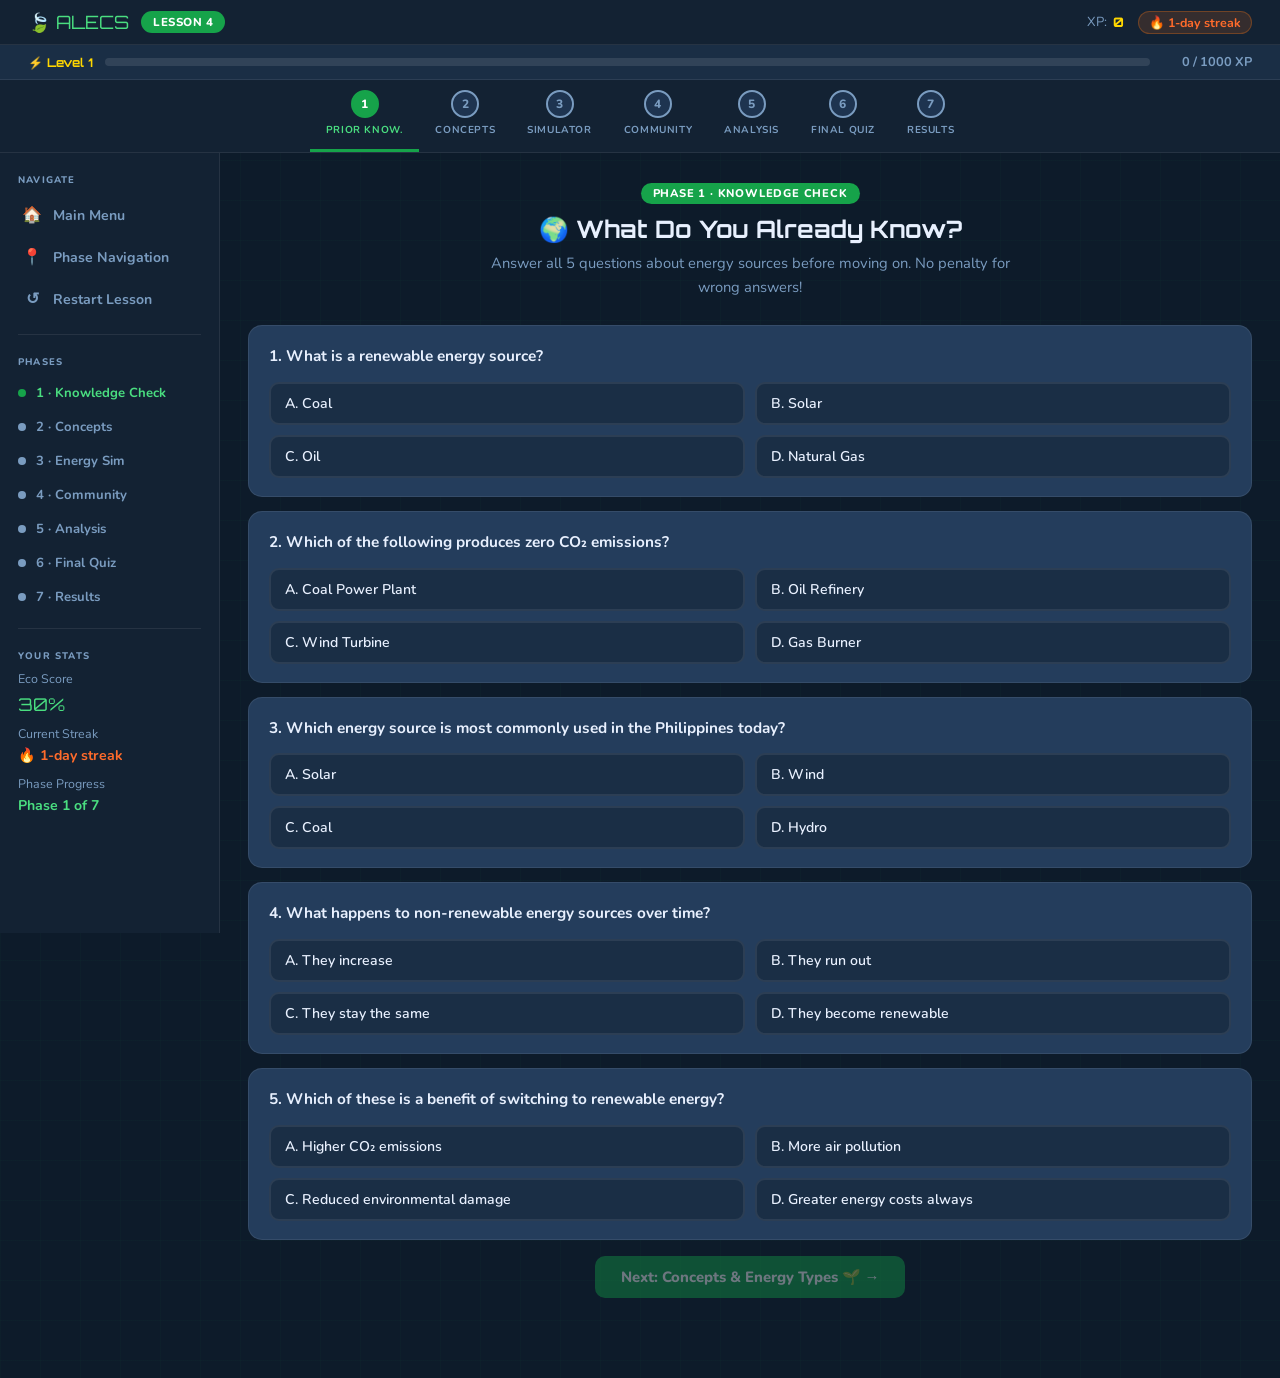
<file: lesson4.html>
<!DOCTYPE html>
<html lang="en">
<head>
<meta charset="UTF-8"/>
<meta name="viewport" content="width=device-width, initial-scale=1.0"/>
<title>ALECS — Analyzing Laws, Energy &amp; Computational Simulations – Lesson 4: Energy Sources</title>
<link href="https://fonts.googleapis.com/css2?family=Orbitron:wght@700;900&family=Nunito:wght@400;600;700;800&display=swap" rel="stylesheet"/>
<style>
/* ── TOKENS ── */
:root {
  --navy:    #0d1b2a;
  --navy2:   #132233;
  --navy3:   #1a2e45;
  --card:    #1e3450;
  --card2:   #243d5c;
  --orange:  #ff6b2b;
  --orange2: #ff8c52;
  --yellow:  #ffd700;
  --green:   #22c55e;
  --red:     #ef4444;
  --purple:  #9b59b6;
  --text:    #e8f0fe;
  --muted:   #7a9cc0;
  --border:  rgba(255,255,255,.08);
  --radius:  14px;
  --ff-head: 'Orbitron', sans-serif;
  --ff-body: 'Nunito', sans-serif;
  --accent:  #16a34a;   /* deep green for L4 energy */
  --accent2: #4ade80;
}
*, *::before, *::after { box-sizing: border-box; margin: 0; padding: 0; }
html { scroll-behavior: smooth; }
body {
  background: var(--navy);
  color: var(--text);
  font-family: var(--ff-body);
  min-height: 100vh;
  overflow-x: hidden;
  background-image:
    linear-gradient(rgba(22,163,74,.03) 1px, transparent 1px),
    linear-gradient(90deg, rgba(22,163,74,.03) 1px, transparent 1px);
  background-size: 40px 40px;
}

/* ── TOP BAR ── */
#topbar {
  display: flex; align-items: center; justify-content: space-between;
  padding: 10px 28px;
  background: var(--navy2);
  border-bottom: 1px solid var(--border);
  position: sticky; top: 0; z-index: 200;
}
#topbar-left { display: flex; align-items: center; gap: 12px; }
.logo-link { font-family: var(--ff-head); font-size: 1.15rem; color: var(--accent2); text-decoration: none; display: flex; align-items: center; gap: 7px; }
.lesson-badge { background: var(--accent); color: #fff; font-size: .72rem; font-weight: 800; padding: 3px 12px; border-radius: 20px; letter-spacing: .5px; text-transform: uppercase; }
#topbar-right { display: flex; align-items: center; gap: 14px; }
.xp-live { display: flex; align-items: center; gap: 6px; font-size: .82rem; color: var(--muted); }
.xp-live strong { color: var(--yellow); font-weight: 800; font-family: var(--ff-head); }
.streak-pill { background: rgba(249,115,22,.15); border: 1px solid rgba(249,115,22,.3); color: var(--orange); padding: 2px 10px; border-radius: 99px; font-size: .78rem; font-weight: 700; }

/* ── XP BAR ── */
#xp-bar-row {
  display: flex; align-items: center; gap: 12px;
  padding: 8px 28px; background: var(--navy3);
  border-bottom: 1px solid var(--border);
  font-size: .8rem; font-weight: 700;
}
#level-lbl { color: var(--yellow); white-space: nowrap; font-family: var(--ff-head); font-size: .75rem; }
#xp-track { flex: 1; height: 8px; background: rgba(255,255,255,.1); border-radius: 99px; overflow: hidden; }
#xp-fill { height: 100%; border-radius: 99px; background: linear-gradient(90deg, var(--accent), var(--yellow)); transition: width .6s ease; }
#xp-lbl { color: var(--muted); white-space: nowrap; min-width: 90px; text-align: right; }

/* ── PHASE STEPPER ── */
#phase-stepper {
  display: flex; justify-content: center;
  background: var(--navy2); border-bottom: 1px solid var(--border);
  overflow-x: auto; scrollbar-width: none;
}
#phase-stepper::-webkit-scrollbar { display: none; }
.step-item {
  display: flex; flex-direction: column; align-items: center;
  padding: 10px 16px 12px; border-bottom: 3px solid transparent;
  transition: all .3s; cursor: default; min-width: 70px;
}
.step-item.active { border-color: var(--accent); }
.step-item.done   { border-color: var(--green); }
.step-bubble {
  width: 28px; height: 28px; border-radius: 50%;
  display: flex; align-items: center; justify-content: center;
  font-size: .75rem; font-weight: 800;
  background: var(--card); border: 2px solid var(--muted); color: var(--muted);
  margin-bottom: 5px; transition: all .3s;
}
.step-item.active .step-bubble { background: var(--accent); border-color: var(--accent); color: #fff; }
.step-item.done   .step-bubble { background: var(--green); border-color: var(--green); color: #fff; }
.step-label { font-size: .63rem; font-weight: 700; text-transform: uppercase; letter-spacing: .6px; color: var(--muted); white-space: nowrap; }
.step-item.active .step-label { color: var(--accent2); }
.step-item.done   .step-label { color: var(--green); }

/* ── LAYOUT ── */
#page-body { display: flex; min-height: calc(100vh - 120px); }

/* ── SIDEBAR ── */
#lesson-sidebar {
  width: 220px; flex-shrink: 0; background: var(--navy2);
  border-right: 1px solid var(--border); padding: 20px 0 40px;
  position: sticky; top: 120px;
  height: calc(100vh - 120px); overflow-y: auto; scrollbar-width: none;
}
#lesson-sidebar::-webkit-scrollbar { display: none; }
.sb-section-label { font-size: .6rem; font-weight: 800; text-transform: uppercase; letter-spacing: 1.2px; color: var(--muted); padding: 0 18px; margin-bottom: 8px; margin-top: 20px; }
.sb-section-label:first-child { margin-top: 0; }
.sb-btn { display: flex; align-items: center; gap: 10px; width: 100%; padding: 10px 18px; background: none; border: none; border-left: 3px solid transparent; color: var(--muted); font-family: var(--ff-body); font-size: .88rem; font-weight: 700; cursor: pointer; text-align: left; text-decoration: none; transition: color .2s, background .2s, border-color .2s; }
.sb-btn:hover { background: rgba(22,163,74,.06); color: var(--text); border-color: var(--accent); }
.sb-btn.danger:hover { background: rgba(239,68,68,.08); color: var(--red); border-color: var(--red); }
.sb-btn .sb-icon { font-size: 1rem; width: 22px; text-align: center; }
.sb-phase-list { padding: 0; list-style: none; }
.sb-phase-item { display: flex; align-items: center; gap: 10px; padding: 8px 18px; font-size: .82rem; font-weight: 700; color: var(--muted); transition: color .2s; }
.sb-phase-item.active { color: var(--accent2); }
.sb-phase-item.done   { color: var(--green); }
.sb-phase-dot { width: 8px; height: 8px; border-radius: 50%; background: var(--muted); flex-shrink: 0; transition: background .3s; }
.sb-phase-item.active .sb-phase-dot { background: var(--accent); }
.sb-phase-item.done   .sb-phase-dot { background: var(--green); }
.sb-divider { height: 1px; background: var(--border); margin: 14px 18px; }

/* ── CONTENT ── */
#lesson-content { flex: 1; min-width: 0; padding: 28px 28px 80px; }
.phase-block { display: none; }
.phase-block.active { display: block; }

/* ── CONFIRM MODAL ── */
#confirm-modal { display: none; position: fixed; inset: 0; background: rgba(0,0,0,.6); z-index: 9999; align-items: center; justify-content: center; }
#confirm-modal.open { display: flex; }
#confirm-box { background: var(--card); border: 1px solid var(--border); border-radius: var(--radius); padding: 28px 32px; max-width: 380px; width: 90%; text-align: center; }
#confirm-box h3 { font-family: var(--ff-head); font-size: 1rem; color: var(--text); margin-bottom: 10px; }
#confirm-box p  { font-size: .88rem; color: var(--muted); line-height: 1.6; margin-bottom: 22px; }

/* ── SECTION HEADER ── */
.section-header { text-align: center; margin-bottom: 26px; }
.phase-tag { display: inline-block; background: var(--accent); color: #fff; font-size: .7rem; font-weight: 800; padding: 3px 12px; border-radius: 12px; text-transform: uppercase; letter-spacing: .8px; margin-bottom: 10px; }
.section-header h2 { font-family: var(--ff-head); font-size: 1.5rem; color: var(--text); margin-bottom: 8px; }
.section-header p { color: var(--muted); font-size: .92rem; line-height: 1.6; max-width: 560px; margin: 0 auto; }

/* ── CARDS ── */
.l1-card { background: var(--card); border: 1px solid var(--border); border-radius: var(--radius); padding: 22px; margin-bottom: 16px; }
.l1-card-title { font-family: var(--ff-head); font-size: .85rem; color: var(--accent2); text-transform: uppercase; letter-spacing: 1px; margin-bottom: 14px; }

/* ── BUTTONS ── */
.l1-btn { display: inline-flex; align-items: center; gap: 8px; padding: 11px 26px; border: none; border-radius: 10px; font-family: var(--ff-body); font-weight: 800; font-size: .93rem; cursor: pointer; transition: .2s; }
.l1-btn-primary  { background: var(--accent); color: #fff; }
.l1-btn-primary:hover  { filter: brightness(1.15); transform: translateY(-1px); }
.l1-btn-secondary { background: var(--card2); color: var(--text); border: 1px solid var(--border); }
.l1-btn-secondary:hover { background: var(--navy3); }
.l1-btn-green    { background: var(--green); color: #fff; }
.l1-btn-green:hover { filter: brightness(1.1); }
.l1-btn-sm { padding: 7px 16px; font-size: .82rem; }
.l1-btn:disabled { opacity: .4; cursor: not-allowed; transform: none !important; }

/* ── KNOWLEDGE CHECK ── */
.kc-question { background: var(--card2); border: 1px solid var(--border); border-radius: var(--radius); padding: 18px 20px; margin-bottom: 14px; }
.kc-q-text { font-weight: 700; font-size: .96rem; line-height: 1.55; margin-bottom: 14px; }
.kc-options { display: grid; grid-template-columns: 1fr 1fr; gap: 10px; }
.kc-opt { background: var(--navy3); border: 2px solid var(--border); border-radius: 10px; padding: 10px 14px; cursor: pointer; font-family: var(--ff-body); font-size: .88rem; font-weight: 600; color: var(--text); text-align: left; transition: border-color .2s, background .2s; }
.kc-opt:hover:not(:disabled) { border-color: var(--accent); background: rgba(22,163,74,.08); }
.kc-opt.correct { background: rgba(34,197,94,.12); border-color: var(--green); color: var(--green); }
.kc-opt.wrong   { background: rgba(239,68,68,.12); border-color: var(--red); color: var(--red); }
.kc-opt:disabled { cursor: default; }
.kc-feedback { margin-top: 10px; padding: 8px 14px; border-radius: 8px; font-weight: 700; font-size: .86rem; display: none; }
.kc-feedback.show { display: block; }
.kc-feedback.correct { background: rgba(34,197,94,.12); border: 1px solid var(--green); color: var(--green); }
.kc-feedback.wrong   { background: rgba(239,68,68,.12); border: 1px solid var(--red); color: var(--red); }

/* ── CONCEPTS ── */
.compare-table { width: 100%; border-collapse: collapse; font-size: .86rem; margin-bottom: 16px; }
.compare-table th { background: var(--navy3); padding: 10px 14px; font-family: var(--ff-head); font-size: .72rem; letter-spacing: .5px; color: var(--muted); border-bottom: 1px solid var(--border); }
.compare-table td { padding: 9px 14px; border-bottom: 1px solid rgba(255,255,255,.04); vertical-align: top; line-height: 1.5; }
.compare-table tr:hover td { background: rgba(255,255,255,.02); }
.tag-r { background: rgba(34,197,94,.15); color: var(--green); border: 1px solid rgba(34,197,94,.3); padding: 2px 8px; border-radius: 6px; font-weight: 700; font-size: .78rem; }
.tag-nr { background: rgba(239,68,68,.12); color: var(--red); border: 1px solid rgba(239,68,68,.3); padding: 2px 8px; border-radius: 6px; font-weight: 700; font-size: .78rem; }

/* ── SIMULATION GAME ── */
.sim-panel { background: var(--card2); border: 1px solid var(--border); border-radius: var(--radius); overflow: hidden; margin-bottom: 16px; }
.sim-header { display: flex; align-items: center; justify-content: space-between; padding: 12px 18px; border-bottom: 1px solid var(--border); }
.sim-title { font-family: var(--ff-head); font-size: .85rem; color: var(--accent2); text-transform: uppercase; letter-spacing: 1px; }
.sim-screen-badge { background: var(--navy3); border: 1px solid var(--border); border-radius: 8px; padding: 4px 12px; font-size: .78rem; font-weight: 700; color: var(--muted); }
.sim-body { padding: 20px 18px; }
.sim-controls-row { display: flex; flex-wrap: wrap; gap: 14px; align-items: flex-end; margin-bottom: 16px; }
.sim-ctrl { display: flex; flex-direction: column; gap: 6px; flex: 1; min-width: 140px; }
.sim-ctrl label { font-size: .78rem; font-weight: 700; color: var(--muted); }
.sim-ctrl select, .sim-ctrl input[type=range] { font-family: var(--ff-body); font-size: .88rem; background: var(--navy3); border: 1px solid var(--border); color: var(--text); border-radius: 8px; padding: 8px 12px; cursor: pointer; }
.sim-ctrl input[type=range] { padding: 4px 0; accent-color: var(--accent); height: 6px; }
.range-val { font-family: var(--ff-head); font-size: .82rem; color: var(--yellow); min-width: 60px; }
.sim-msg { padding: 12px 16px; border-radius: 10px; font-weight: 700; font-size: .9rem; text-align: center; margin-top: 12px; display: none; }
.sim-msg.show.correct { display: block; background: rgba(34,197,94,.15); border: 1px solid var(--green); color: var(--green); }
.sim-msg.show.info    { display: block; background: rgba(22,163,74,.1); border: 1px solid var(--accent); color: var(--accent2); }
.sim-msg.show.wrong   { display: block; background: rgba(239,68,68,.12); border: 1px solid var(--red); color: var(--red); }

/* ── ECO SCORE ── */
#eco-score-wrap { display: flex; align-items: center; gap: 16px; background: var(--navy3); border: 1px solid var(--border); border-radius: var(--radius); padding: 14px 18px; margin-bottom: 16px; }
#eco-bar-track { flex: 1; height: 18px; background: rgba(255,255,255,.07); border-radius: 99px; overflow: hidden; }
#eco-bar-fill { height: 100%; border-radius: 99px; background: linear-gradient(90deg, var(--red), var(--orange), var(--yellow), var(--green)); transition: width .8s ease; }
#eco-label { font-family: var(--ff-head); font-size: .88rem; color: var(--yellow); min-width: 60px; text-align: right; }
.eco-grade { font-size: 1.1rem; font-weight: 800; min-width: 90px; text-align: center; }

/* ── IMPACT TABLE ── */
.impact-table { width: 100%; border-collapse: collapse; font-size: .85rem; margin-bottom: 12px; }
.impact-table th { background: var(--navy3); padding: 8px 14px; font-family: var(--ff-head); font-size: .7rem; letter-spacing: .5px; color: var(--muted); border-bottom: 1px solid var(--border); }
.impact-table td { padding: 8px 14px; border-bottom: 1px solid rgba(255,255,255,.04); }
.impact-low  { color: var(--green); font-weight: 700; }
.impact-med  { color: var(--yellow); font-weight: 700; }
.impact-high { color: var(--red); font-weight: 700; }

/* ── ANIMATION CANVAS ── */
#sim-canvas { width: 100%; height: 160px; background: var(--navy3); border-radius: 10px; margin-bottom: 12px; display: block; }

/* ── COMMUNITY BUTTONS ── */
.community-grid { display: grid; grid-template-columns: repeat(3, 1fr); gap: 10px; margin-bottom: 14px; }
.community-btn { padding: 16px 8px; border-radius: 10px; border: 2px solid var(--border); background: var(--navy3); color: var(--muted); font-family: var(--ff-body); font-weight: 800; font-size: .84rem; cursor: pointer; transition: .25s; text-align: center; line-height: 1.5; }
.community-btn:hover { transform: translateY(-2px); border-color: var(--accent); color: var(--accent2); }
.community-btn.applied { border-color: var(--green); background: rgba(34,197,94,.1); color: var(--green); }
.community-btn:disabled { opacity: .5; cursor: not-allowed; transform: none; }

/* ── QUIZ ── */
.quiz-counter { display: flex; align-items: center; justify-content: space-between; margin-bottom: 14px; font-size: .85rem; font-weight: 700; }
.quiz-prog-track { height: 5px; background: var(--navy3); border-radius: 99px; overflow: hidden; margin-bottom: 20px; }
.quiz-prog-fill { height: 100%; background: var(--accent); border-radius: 99px; transition: width .4s; }
.quiz-q { font-size: 1rem; font-weight: 700; line-height: 1.6; margin-bottom: 20px; }
.quiz-opts { display: grid; grid-template-columns: 1fr 1fr; gap: 10px; margin-bottom: 14px; }
.quiz-opt { background: var(--navy3); border: 2px solid var(--border); border-radius: 10px; padding: 12px 14px; cursor: pointer; font-family: var(--ff-body); font-size: .88rem; font-weight: 600; color: var(--text); text-align: left; transition: border-color .2s, background .2s; }
.quiz-opt:hover:not(:disabled) { border-color: var(--accent); background: rgba(22,163,74,.08); }
.quiz-opt.correct { background: rgba(34,197,94,.12); border-color: var(--green); color: var(--green); }
.quiz-opt.wrong   { background: rgba(239,68,68,.12); border-color: var(--red); color: var(--red); }
.quiz-opt:disabled { cursor: default; }
.quiz-feedback { margin-top: 8px; padding: 10px 14px; border-radius: 8px; font-weight: 700; font-size: .88rem; display: none; }
.quiz-feedback.show { display: block; }
.quiz-feedback.correct { background: rgba(34,197,94,.12); border: 1px solid var(--green); color: var(--green); }
.quiz-feedback.wrong   { background: rgba(239,68,68,.12); border: 1px solid var(--red); color: var(--red); }

/* ── ANALYSIS BARS ── */
.pa-bar-wrap { margin-bottom: 16px; }
.pa-bar-label { display: flex; justify-content: space-between; font-size: .85rem; font-weight: 700; margin-bottom: 5px; }
.pa-bar-track { height: 12px; background: var(--navy3); border-radius: 6px; overflow: hidden; }
.pa-bar-fill { height: 100%; border-radius: 6px; background: linear-gradient(90deg, var(--accent), var(--yellow)); transition: width .8s ease; }

/* ── BADGE GRID ── */
.badge-grid { display: flex; flex-wrap: wrap; gap: 14px; justify-content: center; margin: 18px 0; }
.badge-card { background: var(--card2); border: 1px solid var(--border); border-radius: var(--radius); padding: 16px 20px; text-align: center; min-width: 110px; animation: badgePop .4s ease both; }
@keyframes badgePop { from{transform:scale(.7);opacity:0} to{transform:scale(1);opacity:1} }
.badge-icon { font-size: 2rem; display: block; margin-bottom: 6px; }
.badge-name { font-family: var(--ff-head); font-size: .68rem; letter-spacing: .5px; color: var(--accent2); }

/* ── XP TOAST ── */
#xp-toast { position: fixed; bottom: 80px; right: 24px; background: var(--card); border: 1px solid var(--accent); border-radius: 10px; padding: 10px 18px; font-weight: 800; font-size: .9rem; color: var(--yellow); opacity: 0; transform: translateY(10px); transition: .3s; pointer-events: none; z-index: 9999; }
#xp-toast.show { opacity: 1; transform: translateY(0); }

/* ── FUN FACT ── */
#funfact-bar { position: fixed; bottom: 24px; left: 50%; transform: translateX(-50%) translateY(20px); background: var(--card); border: 1px solid var(--accent); border-radius: 12px; padding: 12px 22px; font-size: .88rem; color: var(--text); max-width: 520px; width: 90%; text-align: center; opacity: 0; pointer-events: none; transition: .4s; z-index: 9999; }
#funfact-bar.show { opacity: 1; transform: translateX(-50%) translateY(0); }

/* ── SCREEN TABS ── */
.screen-tabs { display: flex; gap: 6px; margin-bottom: 16px; overflow-x: auto; scrollbar-width: none; }
.screen-tab { padding: 8px 18px; border-radius: 8px; border: 1px solid var(--border); background: var(--card2); color: var(--muted); font-weight: 700; font-size: .8rem; cursor: pointer; transition: .2s; white-space: nowrap; }
.screen-tab.active { background: var(--accent); color: #fff; border-color: var(--accent); }
.screen-block { display: none; }
.screen-block.active { display: block; }

/* ── HELPERS ── */
.text-center { text-align: center; }
.mt-4 { margin-top: 16px; }
.mt-2 { margin-top: 8px; }
.gap-row { display: flex; gap: 10px; flex-wrap: wrap; }
.hidden { display: none !important; }

/* ── PHASE 2: SORT & MATCH ── */
.p2-source-chip { background: var(--card); border: 2px solid var(--border); border-radius: 20px; padding: 8px 16px; color: var(--text); font-family: var(--ff-body); font-weight: 700; font-size: .88rem; cursor: pointer; transition: .2s; }
.p2-source-chip:hover { border-color: var(--accent); background: rgba(22,163,74,.08); }
.p2-source-chip.selected { border-color: var(--yellow); background: rgba(255,215,0,.12); color: var(--yellow); }
.p2-source-chip.placed { opacity: .35; cursor: default; text-decoration: line-through; pointer-events: none; }
.p2-drop-zone { min-height: 120px; border: 2px dashed var(--border); border-radius: var(--radius); padding: 14px; cursor: pointer; transition: border-color .2s, background .2s; }
.p2-drop-zone:hover { border-color: var(--accent); background: rgba(22,163,74,.04); }
.p2-drop-zone.highlight { border-color: var(--yellow); background: rgba(255,215,0,.06); }
.p2-zone-label { margin-bottom: 8px; }
.p2-zone-items { display: flex; flex-wrap: wrap; gap: 6px; min-height: 36px; margin-bottom: 6px; }
.p2-zone-item { padding: 4px 12px; border-radius: 20px; font-size: .8rem; font-weight: 700; }
.p2-zone-item.correct { background: rgba(34,197,94,.15); color: var(--green); border: 1px solid var(--green); }
.p2-zone-item.wrong   { background: rgba(239,68,68,.12); color: var(--red); border: 1px solid var(--red); animation: shake .3s; }
@keyframes shake { 0%,100%{transform:translateX(0)} 25%{transform:translateX(-4px)} 75%{transform:translateX(4px)} }
.p2-zone-hint { font-size: .73rem; color: var(--muted); font-style: italic; }
.p2-match-item { padding: 10px 14px; border-radius: 10px; border: 2px solid var(--border); background: var(--navy3); color: var(--text); font-family: var(--ff-body); font-weight: 700; font-size: .82rem; cursor: pointer; transition: .2s; text-align: center; line-height: 1.4; }
.p2-match-item:hover { border-color: var(--accent); }
.p2-match-item.selected { border-color: var(--yellow); background: rgba(255,215,0,.1); color: var(--yellow); }
.p2-match-item.matched { border-color: var(--green); background: rgba(34,197,94,.1); color: var(--green); cursor: default; pointer-events: none; }
.p2-match-item.wrong-flash { border-color: var(--red); background: rgba(239,68,68,.1); animation: shake .3s; }

/* ── PHASE 3: ENERGY TYPE CARDS ── */
.energy-type-card { position: relative; display: flex; flex-direction: column; align-items: center; gap: 4px; padding: 12px 8px; background: var(--navy3); border: 2px solid var(--border); border-radius: 10px; cursor: pointer; font-family: var(--ff-body); font-weight: 700; transition: .2s; }
.energy-type-card:hover { border-color: var(--accent); background: rgba(22,163,74,.06); }
.energy-type-card.selected { border-color: var(--yellow); background: rgba(255,215,0,.1); }
.energy-type-card.completed { border-color: var(--green); }
.etc-icon { font-size: 1.4rem; }
.etc-label { font-size: .72rem; color: var(--muted); }
.energy-type-card.selected .etc-label { color: var(--yellow); }
.etc-badge { position: absolute; top: 4px; right: 6px; font-size: .65rem; font-weight: 800; color: var(--green); }
.community-grid { display: grid; grid-template-columns: repeat(3, 1fr); gap: 10px; margin-bottom: 14px; }

/* ── PHASE REVISIT MODAL ── */
#phase-nav-modal { display: none; position: fixed; inset: 0; background: rgba(0,0,0,.65); z-index: 9999; align-items: center; justify-content: center; }
#phase-nav-modal.open { display: flex; }
#phase-nav-box { background: var(--card); border: 1px solid var(--border); border-radius: var(--radius); padding: 24px 28px; max-width: 420px; width: 92%; }
#phase-nav-box h3 { font-family: var(--ff-head); font-size: .95rem; color: var(--text); margin-bottom: 6px; }
#phase-nav-box p { font-size: .83rem; color: var(--muted); margin-bottom: 16px; line-height: 1.5; }
.pnav-list { list-style: none; display: flex; flex-direction: column; gap: 8px; margin-bottom: 16px; }
.pnav-item { display: flex; align-items: center; justify-content: space-between; padding: 10px 14px; background: var(--navy3); border: 1px solid var(--border); border-radius: 10px; cursor: pointer; transition: .2s; }
.pnav-item:hover { border-color: var(--accent); background: rgba(22,163,74,.06); }
.pnav-item.locked { opacity: .35; cursor: not-allowed; }
.pnav-item .pnav-name { font-weight: 700; font-size: .88rem; color: var(--text); }
.pnav-item .pnav-status { font-size: .75rem; font-weight: 700; color: var(--green); }
.tip-box { background: rgba(22,163,74,.08); border: 1px solid rgba(22,163,74,.25); border-radius: 10px; padding: 14px 18px; font-size: .88rem; line-height: 1.6; color: var(--text); margin-bottom: 14px; }
.info-grid { display: grid; grid-template-columns: 1fr 1fr; gap: 12px; margin-bottom: 16px; }
.info-box { background: var(--navy3); border: 1px solid var(--border); border-radius: 10px; padding: 14px 16px; }
.info-box-title { font-family: var(--ff-head); font-size: .72rem; letter-spacing: .5px; color: var(--muted); margin-bottom: 8px; text-transform: uppercase; }
.info-box p { font-size: .85rem; line-height: 1.6; color: var(--text); }

/* ── GOALS STRIP ── */
#sim-goals-strip { display: flex; flex-wrap: wrap; gap: 8px; padding: 12px 18px; background: var(--navy2); border: 1px solid var(--border); margin-bottom: 16px; border-radius: var(--radius); }
.goal-pill { display: flex; align-items: center; gap: 6px; background: var(--card); border: 1px solid var(--border); border-radius: 20px; padding: 5px 12px; font-size: .78rem; font-weight: 700; color: var(--muted); transition: .3s; }
.goal-pill.done { background: rgba(34,197,94,.1); border-color: var(--green); color: var(--green); }
.goal-pill .gp-dot { width: 8px; height: 8px; border-radius: 50%; background: var(--muted); transition: .3s; }
.goal-pill.done .gp-dot { background: var(--green); }
#goals-count { font-size: .82rem; font-weight: 800; color: var(--yellow); font-family: var(--ff-head); margin-left: auto; }
</style>
</head>
<body>

<!-- XP TOAST -->
<div id="xp-toast">+0 XP</div>
<!-- FUN FACT -->
<div id="funfact-bar" id="funfact-bar"></div>

<!-- PHASE NAV MODAL -->
<div id="phase-nav-modal">
  <div id="phase-nav-box">
    <h3>📍 Phase Navigation</h3>
    <p>View your status or revisit a completed phase. You can review but cannot re-earn XP or undo choices.</p>
    <ul class="pnav-list" id="pnav-list"></ul>
    <div class="gap-row" style="justify-content:center">
      <button class="l1-btn l1-btn-secondary l1-btn-sm" onclick="closePhaseNav()">Close</button>
    </div>
  </div>
</div>

<!-- CONFIRM MODAL -->
<div id="confirm-modal">
  <div id="confirm-box">
    <h3 id="confirm-title">Are you sure?</h3>
    <p id="confirm-msg">This action cannot be undone.</p>
    <div class="gap-row" style="justify-content:center">
      <button class="l1-btn l1-btn-secondary l1-btn-sm" onclick="closeConfirm()">Cancel</button>
      <button class="l1-btn l1-btn-primary l1-btn-sm" id="confirm-ok-btn">Confirm</button>
    </div>
  </div>
</div>

<!-- TOP BAR -->
<header id="topbar">
  <div id="topbar-left">
    <a href="index.html" class="logo-link">🍃 ALECS</a>
    <span class="lesson-badge">Lesson 4</span>
  </div>
  <div id="topbar-right">
    <span class="xp-live">XP: <strong id="xp-display">0</strong></span>
    <span class="streak-pill" id="streak-display">🔥 0-day streak</span>
  </div>
</header>

<!-- XP BAR -->
<div id="xp-bar-row">
  <span id="level-lbl">⚡ Level 1</span>
  <div id="xp-track"><div id="xp-fill" style="width:0%"></div></div>
  <span id="xp-lbl">0 / 1000 XP</span>
</div>

<!-- PHASE STEPPER -->
<div id="phase-stepper">
  <div class="step-item active" id="step-1"><div class="step-bubble">1</div><div class="step-label">Prior Know.</div></div>
  <div class="step-item" id="step-2"><div class="step-bubble">2</div><div class="step-label">Concepts</div></div>
  <div class="step-item" id="step-3"><div class="step-bubble">3</div><div class="step-label">Simulator</div></div>
  <div class="step-item" id="step-4"><div class="step-bubble">4</div><div class="step-label">Community</div></div>
  <div class="step-item" id="step-5"><div class="step-bubble">5</div><div class="step-label">Analysis</div></div>
  <div class="step-item" id="step-6"><div class="step-bubble">6</div><div class="step-label">Final Quiz</div></div>
  <div class="step-item" id="step-7"><div class="step-bubble">7</div><div class="step-label">Results</div></div>
</div>

<!-- PAGE BODY -->
<div id="page-body">

<!-- SIDEBAR -->
<nav id="lesson-sidebar">
  <div class="sb-section-label">Navigate</div>
  <a href="index.html" class="sb-btn"><span class="sb-icon">🏠</span> Main Menu</a>
  <button class="sb-btn" onclick="openPhaseNav()"><span class="sb-icon">📍</span> Phase Navigation</button>
  <button class="sb-btn danger" onclick="confirmRestart()"><span class="sb-icon">↺</span> Restart Lesson</button>
  <div class="sb-divider"></div>
  <div class="sb-section-label">Phases</div>
  <ul class="sb-phase-list" id="sb-phase-list">
    <li class="sb-phase-item active" id="sb-step-1"><div class="sb-phase-dot"></div>1 · Knowledge Check</li>
    <li class="sb-phase-item" id="sb-step-2"><div class="sb-phase-dot"></div>2 · Concepts</li>
    <li class="sb-phase-item" id="sb-step-3"><div class="sb-phase-dot"></div>3 · Energy Sim</li>
    <li class="sb-phase-item" id="sb-step-4"><div class="sb-phase-dot"></div>4 · Community</li>
    <li class="sb-phase-item" id="sb-step-5"><div class="sb-phase-dot"></div>5 · Analysis</li>
    <li class="sb-phase-item" id="sb-step-6"><div class="sb-phase-dot"></div>6 · Final Quiz</li>
    <li class="sb-phase-item" id="sb-step-7"><div class="sb-phase-dot"></div>7 · Results</li>
  </ul>
  <div class="sb-divider"></div>
  <div class="sb-section-label">Your Stats</div>
  <div style="padding:0 18px">
    <div style="font-size:.78rem;color:var(--muted);margin-bottom:6px">Eco Score</div>
    <div style="font-family:var(--ff-head);font-size:1.1rem;color:var(--accent2)" id="sb-eco-score">0%</div>
    <div style="font-size:.78rem;color:var(--muted);margin-top:10px;margin-bottom:4px">Current Streak</div>
    <div style="font-size:.88rem;color:var(--orange);font-weight:700" id="sb-streak">🔥 0-day streak</div>
    <div style="font-size:.78rem;color:var(--muted);margin-top:10px;margin-bottom:4px">Phase Progress</div>
    <div style="font-size:.88rem;color:var(--accent2);font-weight:700" id="sb-phase-prog">Phase 1 of 7</div>
  </div>
</nav>

<!-- LESSON CONTENT -->
<div id="lesson-content">

<!-- ═══ PHASE 1 – KNOWLEDGE CHECK ═══ -->
<div id="phase-1" class="phase-block active">
  <div class="section-header">
    <div class="phase-tag">Phase 1 · Knowledge Check</div>
    <h2>🌍 What Do You Already Know?</h2>
    <p>Answer all 5 questions about energy sources before moving on. No penalty for wrong answers!</p>
  </div>
  <div id="kc-questions-wrap"></div>
  <div class="text-center mt-4">
    <button class="l1-btn l1-btn-primary" id="kc-next-btn" disabled onclick="goPhase(2)">Next: Concepts &amp; Energy Types 🌱 →</button>
  </div>
</div>

<!-- ═══ PHASE 2 – CONCEPTS (INTERACTIVE) ═══ -->
<div id="phase-2" class="phase-block">
  <div class="section-header">
    <div class="phase-tag">Phase 2 · Sort &amp; Match</div>
    <h2>⚡ Renewable or Not?</h2>
    <p>Sort each energy source into the correct category, then match each source to its key fact. Complete both activities to continue!</p>
  </div>

  <!-- ACTIVITY 1: DRAG/CLICK SORT -->
  <div class="l1-card" id="p2-sort-card">
    <div class="l1-card-title">🗂️ Activity 1 — Sort the Energy Sources <span id="p2-sort-progress" style="color:var(--muted);font-size:.8rem;font-weight:600">(0 / 6 sorted)</span></div>
    <p style="font-size:.86rem;color:var(--muted);margin-bottom:16px">Click each energy source, then click the correct column to place it.</p>
    <div style="display:flex;gap:10px;flex-wrap:wrap;justify-content:center;margin-bottom:18px" id="p2-sources-pool">
      <button class="p2-source-chip" data-src="solar" onclick="selectP2Chip(this)">☀️ Solar</button>
      <button class="p2-source-chip" data-src="wind" onclick="selectP2Chip(this)">💨 Wind</button>
      <button class="p2-source-chip" data-src="hydro" onclick="selectP2Chip(this)">💧 Hydro</button>
      <button class="p2-source-chip" data-src="coal" onclick="selectP2Chip(this)">🪨 Coal</button>
      <button class="p2-source-chip" data-src="oil" onclick="selectP2Chip(this)">🛢️ Oil</button>
      <button class="p2-source-chip" data-src="gas" onclick="selectP2Chip(this)">🔥 Natural Gas</button>
    </div>
    <div style="display:grid;grid-template-columns:1fr 1fr;gap:14px">
      <div class="p2-drop-zone" id="zone-renewable" onclick="dropToZone('renewable')">
        <div class="p2-zone-label"><span class="tag-r">♻️ Renewable</span></div>
        <div class="p2-zone-items" id="zone-renewable-items"></div>
        <div class="p2-zone-hint">Click here to place selected source</div>
      </div>
      <div class="p2-drop-zone" id="zone-nonrenewable" onclick="dropToZone('nonrenewable')">
        <div class="p2-zone-label"><span class="tag-nr">🏭 Non-Renewable</span></div>
        <div class="p2-zone-items" id="zone-nonrenewable-items"></div>
        <div class="p2-zone-hint">Click here to place selected source</div>
      </div>
    </div>
    <div class="sim-msg" id="p2-sort-msg" style="margin-top:12px"></div>
  </div>

  <!-- ACTIVITY 2: MATCH FACTS -->
  <div class="l1-card" id="p2-match-card" style="opacity:.45;pointer-events:none">
    <div class="l1-card-title">🔗 Activity 2 — Match the Fact <span id="p2-match-progress" style="color:var(--muted);font-size:.8rem;font-weight:600">(0 / 4 matched)</span></div>
    <p style="font-size:.86rem;color:var(--muted);margin-bottom:14px">Click a source on the left, then click the matching fact on the right.</p>
    <div style="display:grid;grid-template-columns:1fr 1fr;gap:12px" id="p2-match-grid"></div>
    <div class="sim-msg" id="p2-match-msg" style="margin-top:12px"></div>
  </div>

  <!-- FORMULA REVEAL (unlocked after both activities) -->
  <div class="l1-card" id="p2-formula-card" style="display:none">
    <div class="l1-card-title">💡 Key Formula Unlocked!</div>
    <div class="tip-box" style="text-align:center">
      <span style="font-family:var(--ff-head);color:var(--yellow);font-size:1rem">Total Impact = Energy Used × Emission Factor</span><br>
      <span style="color:var(--muted);font-size:.85rem;display:block;margin-top:8px">The more non-renewable energy used, the higher the environmental damage. Renewables bring the emission factor close to <strong style="color:var(--green)">zero</strong>.</span>
    </div>
  </div>

  <div class="text-center mt-4">
    <button class="l1-btn l1-btn-primary" id="p2-next-btn" disabled onclick="goPhase(3)">Next: Energy Simulator 🔬 →</button>
  </div>
</div>

<!-- ═══ PHASE 3 – ENERGY SIMULATOR (MULTI-SIM) ═══ -->
<div id="phase-3" class="phase-block">
  <div class="section-header">
    <div class="phase-tag">Phase 3 · Energy Source Explorer</div>
    <h2>🔬 Tralalelo Energy Simulator</h2>
    <p>Try all 6 energy simulations! Each has unique questions. Switch to <strong>Stats View</strong> after completing a sim to compare results.</p>
  </div>

  <!-- GOALS STRIP -->
  <div id="sim-goals-strip">
    <div class="goal-pill" id="goal-1"><div class="gp-dot"></div>Try Renewable</div>
    <div class="goal-pill" id="goal-2"><div class="gp-dot"></div>Try Non-Renewable</div>
    <div class="goal-pill" id="goal-3"><div class="gp-dot"></div>Try All 3 Renewables</div>
    <div class="goal-pill" id="goal-4"><div class="gp-dot"></div>Try All 3 Non-Renewables</div>
    <div class="goal-pill" id="goal-5"><div class="gp-dot"></div>High Usage Sim</div>
    <div class="goal-pill" id="goal-6"><div class="gp-dot"></div>Try All 6 Sims</div>
    <span id="goals-count">0 / 6</span>
  </div>

  <!-- SIM NAVIGATION TABS (energy types + stats) -->
  <div class="screen-tabs" id="sim-type-tabs">
    <button class="screen-tab active" id="simtab-setup" onclick="switchToSimSetup()">⚙️ Simulator</button>
    <button class="screen-tab" id="simtab-stats" onclick="switchToSimStats()">📊 My Stats</button>
  </div>

  <!-- SIMULATOR VIEW -->
  <div id="sim-view">
    <!-- SCREEN TABS (setup/sim/impact within a run) -->
    <div class="screen-tabs">
      <button class="screen-tab active" id="tab-s1" onclick="switchSimScreen(1)">⚙️ Setup</button>
      <button class="screen-tab" id="tab-s2" onclick="switchSimScreen(2)">⚡ Simulation</button>
      <button class="screen-tab" id="tab-s3" onclick="switchSimScreen(3)">📊 Impact Analysis</button>
    </div>

    <!-- SCREEN 1: SETUP -->
    <div class="screen-block active" id="sim-screen-1">
      <div class="sim-panel">
        <div class="sim-header">
          <span class="sim-title">⚙️ Energy Setup Panel</span>
          <span class="sim-screen-badge">Screen 1 of 3</span>
        </div>
        <div class="sim-body">
          <p class="tip-box" style="margin-bottom:16px">🌍 <em>Each energy source has unique environmental effects. Try all 6 to unlock the Stats View and complete your goals!</em></p>

          <!-- Sim type selector (visual cards) -->
          <div style="margin-bottom:16px">
            <div style="font-size:.78rem;font-weight:700;color:var(--muted);margin-bottom:10px">⚡ CHOOSE ENERGY SOURCE</div>
            <div style="display:grid;grid-template-columns:repeat(3,1fr);gap:8px" id="energy-type-cards">
              <button class="energy-type-card" data-src="solar" onclick="selectEnergyCard(this,'solar')">
                <span class="etc-icon">☀️</span><span class="etc-label">Solar</span>
                <span class="etc-badge done-badge hidden" id="etbadge-solar">✓</span>
              </button>
              <button class="energy-type-card" data-src="wind" onclick="selectEnergyCard(this,'wind')">
                <span class="etc-icon">💨</span><span class="etc-label">Wind</span>
                <span class="etc-badge done-badge hidden" id="etbadge-wind">✓</span>
              </button>
              <button class="energy-type-card" data-src="hydro" onclick="selectEnergyCard(this,'hydro')">
                <span class="etc-icon">💧</span><span class="etc-label">Hydro</span>
                <span class="etc-badge done-badge hidden" id="etbadge-hydro">✓</span>
              </button>
              <button class="energy-type-card" data-src="coal" onclick="selectEnergyCard(this,'coal')">
                <span class="etc-icon">🪨</span><span class="etc-label">Coal</span>
                <span class="etc-badge done-badge hidden" id="etbadge-coal">✓</span>
              </button>
              <button class="energy-type-card" data-src="oil" onclick="selectEnergyCard(this,'oil')">
                <span class="etc-icon">🛢️</span><span class="etc-label">Oil</span>
                <span class="etc-badge done-badge hidden" id="etbadge-oil">✓</span>
              </button>
              <button class="energy-type-card" data-src="gas" onclick="selectEnergyCard(this,'gas')">
                <span class="etc-icon">🔥</span><span class="etc-label">Nat. Gas</span>
                <span class="etc-badge done-badge hidden" id="etbadge-gas">✓</span>
              </button>
            </div>
          </div>

          <div class="sim-controls-row">
            <div class="sim-ctrl">
              <label>📊 Usage Level: <span class="range-val" id="usage-val">Medium</span></label>
              <input type="range" id="usage-slider" min="1" max="3" value="2" step="1" oninput="updateSimPreview()"/>
            </div>
            <div class="sim-ctrl">
              <label>🏠 Location</label>
              <select id="location-select" onchange="updateSimPreview()">
                <option value="home">Filipino Home 🏠</option>
                <option value="community">Community 🏘️</option>
                <option value="industry">Industry 🏭</option>
              </select>
            </div>
          </div>
          <!-- PREVIEW -->
          <div id="setup-preview" style="background:var(--navy3);border-radius:10px;padding:14px 18px;margin-bottom:14px;font-size:.88rem;line-height:1.7">
            <strong style="color:var(--accent2)">📋 Setup Preview:</strong><br>
            Source: <span id="prev-source" style="color:var(--yellow);font-weight:700">Solar</span> |
            Usage: <span id="prev-usage" style="color:var(--yellow);font-weight:700">Medium</span> |
            Location: <span id="prev-loc" style="color:var(--yellow);font-weight:700">Home</span><br>
            <span id="prev-tip" style="color:var(--muted)">Solar energy produces zero emissions — great choice!</span>
          </div>
          <div class="text-center">
            <button class="l1-btn l1-btn-primary" onclick="runSimulation()">▶ Start Simulation →</button>
          </div>
        </div>
      </div>
    </div>

    <!-- SCREEN 2: SIMULATION -->
    <div class="screen-block" id="sim-screen-2">
      <div class="sim-panel">
        <div class="sim-header">
          <span class="sim-title">⚡ Energy Simulation</span>
          <span class="sim-screen-badge" id="sim-source-badge">Solar</span>
        </div>
        <div class="sim-body">
          <canvas id="sim-canvas"></canvas>
          <div id="eco-score-wrap">
            <span style="font-size:.8rem;font-weight:700;color:var(--muted);white-space:nowrap">Eco Score</span>
            <div id="eco-bar-track"><div id="eco-bar-fill" style="width:30%"></div></div>
            <span id="eco-label">30%</span>
            <span class="eco-grade" id="eco-grade">–</span>
          </div>
          <table class="impact-table">
            <thead><tr><th>Metric</th><th>Before Use</th><th>After Use</th></tr></thead>
            <tbody>
              <tr><td>CO₂ Emitted</td><td>—</td><td id="sim-co2">—</td></tr>
              <tr><td>Energy Generated</td><td>—</td><td id="sim-energy">—</td></tr>
              <tr><td>Environmental Impact</td><td>—</td><td id="sim-impact">—</td></tr>
            </tbody>
          </table>
          <div class="sim-msg" id="sim-msg-2"></div>
          <div id="sim-q-wrap"></div>
          <div class="gap-row mt-4" style="justify-content:center">
            <button class="l1-btn l1-btn-secondary l1-btn-sm" onclick="switchSimScreen(1)">← Back to Setup</button>
            <button class="l1-btn l1-btn-primary" onclick="switchSimScreen(3)" id="to-impact-btn">📊 See Impact Analysis →</button>
          </div>
        </div>
      </div>
    </div>

    <!-- SCREEN 3: IMPACT ANALYSIS -->
    <div class="screen-block" id="sim-screen-3">
      <div class="sim-panel">
        <div class="sim-header">
          <span class="sim-title">📊 Environmental Impact Analysis</span>
          <span class="sim-screen-badge">Screen 3 of 3</span>
        </div>
        <div class="sim-body">
          <div class="pa-bar-wrap">
            <div class="pa-bar-label"><span>CO₂ Emission Level</span><span id="impact-co2-val" style="color:var(--yellow)">0%</span></div>
            <div class="pa-bar-track"><div class="pa-bar-fill" id="impact-co2-bar" style="width:0%"></div></div>
          </div>
          <div class="pa-bar-wrap">
            <div class="pa-bar-label"><span>Environmental Damage Score</span><span id="impact-dmg-val" style="color:var(--yellow)">0%</span></div>
            <div class="pa-bar-track"><div class="pa-bar-fill" id="impact-dmg-bar" style="width:0%;background:linear-gradient(90deg,var(--green),var(--red))"></div></div>
          </div>
          <div class="tip-box" id="impact-formula-box" style="font-family:var(--ff-head);font-size:.82rem;color:var(--yellow)">
            Total Impact = Energy Used × Emission Factor<br>
            <span id="impact-formula-filled" style="color:var(--muted);font-family:var(--ff-body);font-size:.85rem"></span>
          </div>
          <div class="sim-msg" id="sim-msg-3"></div>
          <div class="gap-row mt-4" style="justify-content:center">
            <button class="l1-btn l1-btn-secondary l1-btn-sm" onclick="switchSimScreen(1)">← Try Another Sim</button>
            <button class="l1-btn l1-btn-primary" id="to-community-btn" disabled onclick="goPhase(4)">Next: Filipino Community Application 🏘️ →</button>
          </div>
        </div>
      </div>
    </div>
  </div><!-- end sim-view -->

  <!-- STATS VIEW -->
  <div id="stats-view" style="display:none">
    <div class="l1-card">
      <div class="l1-card-title">📊 Your Simulation Stats</div>
      <p style="font-size:.86rem;color:var(--muted);margin-bottom:14px">Results from each energy simulation you've run. Complete more sims to fill the table!</p>
      <div id="stats-table-wrap"></div>
    </div>
    <div class="text-center mt-4">
      <button class="l1-btn l1-btn-secondary" onclick="switchToSimSetup()">← Back to Simulator</button>
    </div>
  </div>
</div>

<!-- ═══ PHASE 4 – COMMUNITY APPLICATION ═══ -->
<div id="phase-4" class="phase-block">
  <div class="section-header">
    <div class="phase-tag">Phase 4 · Filipino Community Application</div>
    <h2>🏘️ Power the Community</h2>
    <p>Help a Filipino household reduce energy use and hit 100% Eco Score. Choose wisely — <strong>choices are permanent</strong> and some actions may hurt your score!</p>
  </div>

  <div class="l1-card">
    <div class="l1-card-title">🌿 Current Eco Score</div>
    <div id="eco-score-wrap2" style="display:flex;align-items:center;gap:16px;margin-bottom:14px">
      <div style="flex:1;height:22px;background:var(--navy3);border-radius:99px;overflow:hidden">
        <div id="eco-bar2" style="height:100%;width:30%;background:linear-gradient(90deg,var(--red),var(--orange),var(--yellow),var(--green));transition:.8s ease;border-radius:99px"></div>
      </div>
      <span style="font-family:var(--ff-head);font-size:1.1rem;color:var(--yellow)" id="eco-pct2">30%</span>
    </div>
    <p style="font-size:.88rem;color:var(--muted);margin-bottom:18px" id="community-status">Your Filipino home is currently using mostly non-renewable energy. Apply green solutions to improve your Eco Score!</p>

    <p style="font-size:.82rem;color:var(--orange);font-weight:700;margin-bottom:14px">⚠️ Choices are irreversible. Each action's effect on Eco Score is hidden — think carefully before applying!</p>

    <div class="community-grid">
      <button class="community-btn" id="btn-solar" onclick="applyCommunityAction('solar')">☀️<br>Install Solar Panels<br><small style="font-size:.72rem;color:var(--muted)">Rooftop PV system</small></button>
      <button class="community-btn" id="btn-led" onclick="applyCommunityAction('led')">💡<br>Switch to LED Bulbs<br><small style="font-size:.72rem;color:var(--muted)">Replace all lighting</small></button>
      <button class="community-btn" id="btn-coal" onclick="applyCommunityAction('coal_gen')">🪨<br>Add Coal Generator<br><small style="font-size:.72rem;color:var(--muted)">Backup power source</small></button>
      <button class="community-btn" id="btn-unplug" onclick="applyCommunityAction('unplug')">🔌<br>Unplug Idle Devices<br><small style="font-size:.72rem;color:var(--muted)">Reduce phantom loads</small></button>
      <button class="community-btn" id="btn-wind" onclick="applyCommunityAction('wind')">💨<br>Community Wind Turbine<br><small style="font-size:.72rem;color:var(--muted)">Shared neighborhood unit</small></button>
      <button class="community-btn" id="btn-diesel" onclick="applyCommunityAction('diesel_gen')">⛽<br>Diesel Generator<br><small style="font-size:.72rem;color:var(--muted)">Reliable backup power</small></button>
      <button class="community-btn" id="btn-bike" onclick="applyCommunityAction('bike')">🚲<br>Bike / Walk to Work<br><small style="font-size:.72rem;color:var(--muted)">Cut fuel transportation</small></button>
      <button class="community-btn" id="btn-rainwater" onclick="applyCommunityAction('rainwater')">🌧️<br>Rainwater Collection<br><small style="font-size:.72rem;color:var(--muted)">Reduce pump energy use</small></button>
      <button class="community-btn" id="btn-ac" onclick="applyCommunityAction('extra_ac')">❄️<br>Add Extra AC Units<br><small style="font-size:.72rem;color:var(--muted)">Comfort in hot months</small></button>
    </div>

    <div class="sim-msg" id="community-msg"></div>
    <div class="tip-box mt-2" id="community-tip" style="display:none">
      🌟 <strong>Small changes in Filipino homes lead to big local and global benefits!</strong><br>
      Reducing energy use helps fight climate change, lowers electricity bills, and supports a cleaner environment for future Filipinos.
    </div>
  </div>

  <div class="l1-card" id="community-q-card" style="display:none">
    <div class="l1-card-title">❓ Reflection Questions</div>
    <div id="community-q-wrap"></div>
  </div>

  <div class="text-center mt-4">
    <button class="l1-btn l1-btn-primary" id="to-analysis-btn" disabled onclick="goPhase(5)">📊 See Analysis →</button>
  </div>
</div>

<!-- ═══ PHASE 5 – ANALYSIS ═══ -->
<div id="phase-5" class="phase-block">
  <div class="section-header">
    <div class="phase-tag">Phase 5 · Performance Analysis</div>
    <h2>📊 Your Energy Journey</h2>
    <p>Here's a summary of what you explored and how well you understand energy sources.</p>
  </div>

  <div class="l1-card">
    <div class="l1-card-title">🔬 Simulation Activity</div>
    <div class="pa-bar-wrap">
      <div class="pa-bar-label"><span>Simulations Run</span><span id="pa-sim-val" style="color:var(--yellow)">0</span></div>
      <div class="pa-bar-track"><div class="pa-bar-fill" id="pa-sim-bar" style="width:0%"></div></div>
    </div>
    <div class="pa-bar-wrap">
      <div class="pa-bar-label"><span>Goals Completed</span><span id="pa-goals-val" style="color:var(--yellow)">0 / 4</span></div>
      <div class="pa-bar-track"><div class="pa-bar-fill" id="pa-goals-bar" style="width:0%"></div></div>
    </div>
    <div class="pa-bar-wrap">
      <div class="pa-bar-label"><span>Final Eco Score</span><span id="pa-eco-val" style="color:var(--yellow)">0%</span></div>
      <div class="pa-bar-track"><div class="pa-bar-fill" id="pa-eco-bar" style="width:0%"></div></div>
    </div>
  </div>

  <div class="l1-card">
    <div class="l1-card-title">💡 Quick Recap</div>
    <div class="tip-box">
      ✅ <strong>Renewable energy</strong> is sustainable and eco-friendly — zero or very low emissions.<br><br>
      ⚠️ <strong>Non-renewable energy</strong> harms the environment and will eventually be depleted.<br><br>
      🌏 <strong>Reducing energy use</strong> benefits Filipino communities locally and globally — saving money and protecting the environment.
    </div>
    <p id="pa-tip" style="font-size:.9rem;line-height:1.7;color:var(--text)"></p>
  </div>

  <div class="text-center mt-4">
    <button class="l1-btn l1-btn-primary" onclick="goPhase(6)">📝 Start Final Quiz →</button>
  </div>
</div>

<!-- ═══ PHASE 6 – FINAL QUIZ ═══ -->
<div id="phase-6" class="phase-block">
  <div class="section-header">
    <div class="phase-tag">Phase 6 · Final Quiz</div>
    <h2>🧠 Energy Sources Quiz</h2>
    <p>10 questions based on everything you've learned. Good luck! 🍃</p>
  </div>
  <div class="l1-card">
    <div class="quiz-counter">
      <span id="quiz-counter">Question 1 of 10</span>
      <span id="quiz-score-live" style="color:var(--accent2)">Score: 0</span>
    </div>
    <div class="quiz-prog-track"><div class="quiz-prog-fill" id="quiz-prog-fill" style="width:0%"></div></div>
    <div class="quiz-q" id="quiz-q-text">Loading...</div>
    <div class="quiz-opts" id="quiz-opts"></div>
    <div class="quiz-feedback" id="quiz-feedback"></div>
    <div class="text-center mt-4">
      <button class="l1-btn l1-btn-primary hidden" id="quiz-next-btn" onclick="nextQuestion()">Next →</button>
    </div>
  </div>
</div>

<!-- ═══ PHASE 7 – RESULTS ═══ -->
<div id="phase-7" class="phase-block">
  <div class="section-header">
    <div class="phase-tag">Phase 7 · Results</div>
    <h2>🏆 Lesson Complete!</h2>
    <p>You've finished Lesson 4: Energy Sources. Here's how you did!</p>
  </div>
  <div class="l1-card text-center">
    <div style="font-size:3rem;margin-bottom:10px">🌿</div>
    <div style="font-family:var(--ff-head);font-size:2.5rem;color:var(--yellow);margin-bottom:6px" id="final-score">0</div>
    <div style="color:var(--muted);font-size:.9rem;margin-bottom:20px">out of 10 correct</div>
    <div class="badge-grid" id="badge-grid"></div>
    <div class="tip-box mt-4" id="final-tip" style="text-align:left"></div>
  </div>
  <div class="text-center mt-4">
    <a href="index.html" class="l1-btn l1-btn-green">🏠 Back to Main Menu</a>
  </div>
</div>

</div><!-- end lesson-content -->
</div><!-- end page-body -->

<script>
'use strict';
/* ═══════════════════════════════════════════════════
   ALECS – LESSON 4: ENERGY SOURCES
   Tralalelo Tralala Energy Simulator
═══════════════════════════════════════════════════ */

const XP_PER_LEVEL = 1000;

/* ── LOCALSTORAGE ── */
function getDefaultUser() {
  return {
    name:'N/A', xp:0, level:1, streak:0, lastLoginDate:null,
    dailyGoals:{readLesson:false,playedGame:false,quizPassed:false},
    lessons:{1:{pct:0,unlocked:true},2:{pct:0,unlocked:true},3:{pct:0,unlocked:true},4:{pct:0,unlocked:true}},
    lesson4:{phase:1,simCount:0,goalsCompleted:0,ecoScore:30,communityDone:false,quizScore:0,complete:false}
  };
}
function loadUser() {
  try {
    const raw = localStorage.getItem('alecs_user');
    if (!raw) return getDefaultUser();
    const u = JSON.parse(raw);
    if (!u.lesson4) u.lesson4 = getDefaultUser().lesson4;
    if (!u.lessons) u.lessons = getDefaultUser().lessons;
    if (!u.lessons[4]) u.lessons[4] = {pct:0,unlocked:true};
    return u;
  } catch { return getDefaultUser(); }
}
function saveUser(u) { localStorage.setItem('alecs_user', JSON.stringify(u)); }
function todayStr() { return new Date().toISOString().slice(0,10); }
function updateStreak(u) {
  const today = todayStr();
  if (!u.lastLoginDate) { u.streak=1; u.lastLoginDate=today; return; }
  if (u.lastLoginDate===today) return;
  const diff = Math.round((new Date(today)-new Date(u.lastLoginDate))/86400000);
  u.streak = diff===1 ? u.streak+1 : 1;
  u.lastLoginDate = today;
}

/* ── XP ── */
function awardXP(amount, label) {
  const u = loadUser();
  u.xp += amount;
  while (u.xp >= XP_PER_LEVEL) { u.xp -= XP_PER_LEVEL; u.level++; }
  saveUser(u);
  renderXP(u);
  showXPToast('+' + amount + ' XP' + (label ? ' · ' + label : ''));
  syncLesson4Progress();
}
function renderXP(u) {
  const totalXP = u.xp + (u.level-1)*XP_PER_LEVEL;
  document.getElementById('xp-display').textContent = totalXP;
  document.getElementById('level-lbl').textContent = '⚡ Level ' + u.level;
  document.getElementById('xp-lbl').textContent = u.xp + ' / ' + XP_PER_LEVEL + ' XP';
  document.getElementById('xp-fill').style.width = (u.xp/XP_PER_LEVEL*100) + '%';
  document.getElementById('streak-display').textContent = '🔥 ' + u.streak + '-day streak' + (u.streak>=3?'!':'');
}
function showXPToast(msg) {
  const t = document.getElementById('xp-toast');
  t.textContent = msg; t.classList.add('show');
  setTimeout(() => t.classList.remove('show'), 2200);
}

/* ── FUN FACT ── */
const FUN_FACTS = [
  'The Philippines is one of the top geothermal energy producers in the world!',
  'Solar energy now costs less per kWh than coal in many regions — including parts of the Philippines.',
  'The Bangui Windmills in Ilocos Norte were the first wind farm in Southeast Asia.',
  'Switching 10 million Filipino homes to LED bulbs would save enough energy to power a small city.',
  'Hydropower currently generates about 18% of Philippine electricity needs.',
];
let ffTimer = null;
function showFunFact(text) {
  const bar = document.getElementById('funfact-bar');
  clearTimeout(ffTimer);
  bar.textContent = '🍃 ' + (text || FUN_FACTS[Math.floor(Math.random()*FUN_FACTS.length)]);
  bar.classList.add('show');
  ffTimer = setTimeout(() => bar.classList.remove('show'), 6000);
}

/* ── PHASE NAVIGATION ── */
let currentPhase = 1;
let _l4Resuming = false;
const PHASE_STEPS  = {1:'step-1',2:'step-2',3:'step-3',4:'step-4',5:'step-5',6:'step-6',7:'step-7'};
const PHASE_BLOCKS = {1:'phase-1',2:'phase-2',3:'phase-3',4:'phase-4',5:'phase-5',6:'phase-6',7:'phase-7'};

function goPhase(n) {
  document.getElementById(PHASE_STEPS[currentPhase]).className = 'step-item done';
  document.getElementById(PHASE_BLOCKS[currentPhase]).className = 'phase-block';
  currentPhase = n;
  document.getElementById(PHASE_STEPS[n]).className = 'step-item active';
  document.getElementById(PHASE_BLOCKS[n]).className = 'phase-block active';
  for (let i=1;i<n;i++) { const s=document.getElementById(PHASE_STEPS[i]); if(s) s.className='step-item done'; }
  window.scrollTo({top:0, behavior:'smooth'});
  syncSidebar();
  if (!_l4Resuming) {
    const phaseXP = {2:10,3:15,4:10,5:10,6:20,7:0};
    if (phaseXP[n]) awardXP(phaseXP[n], 'Phase '+n+' unlocked');
  }
  if (n===5) showAnalysis();
  if (n===6) initQuiz();
  if (n===7) showResults();
  const u = loadUser();
  u.lesson4.phase = Math.max(u.lesson4.phase||1, n);
  saveUser(u);
  syncLesson4Progress();
}

function resumeToSavedPhase() {
  const u = loadUser();
  const saved = u.lesson4 && u.lesson4.phase ? u.lesson4.phase : 1;
  ecoScore = u.lesson4.ecoScore || 30;
  simCount = u.lesson4.simCount || 0;
  if (saved > 1) {
    _l4Resuming = true;
    goPhase(saved);
    _l4Resuming = false;
    const kcBtn = document.getElementById('kc-next-btn');
    if (kcBtn && saved > 1) kcBtn.disabled = false;
    const toComBtn = document.getElementById('to-community-btn');
    if (toComBtn && saved > 3) toComBtn.disabled = false;
    const toAnaBtn = document.getElementById('to-analysis-btn');
    if (toAnaBtn && saved > 4) toAnaBtn.disabled = false;
  }
  updateEcoDisplay();
}

function syncSidebar() {
  for (let i=1;i<=7;i++) {
    const el = document.getElementById('sb-step-'+i);
    if (!el) continue;
    el.className = 'sb-phase-item' + (i===currentPhase?' active':i<currentPhase?' done':'');
  }
  const u = loadUser();
  document.getElementById('sb-streak').textContent = '🔥 '+u.streak+'-day streak';
  document.getElementById('sb-phase-prog').textContent = 'Phase '+currentPhase+' of 7';
  document.getElementById('sb-eco-score').textContent = ecoScore + '%';
  const totalXP = u.xp + (u.level-1)*XP_PER_LEVEL;
}

/* ── PHASE 1: KNOWLEDGE CHECK ── */
const KC_QUESTIONS = [
  { q:'What is a renewable energy source?', opts:['Coal','Solar','Oil','Natural Gas'], ans:1 },
  { q:'Which of the following produces zero CO₂ emissions?', opts:['Coal Power Plant','Oil Refinery','Wind Turbine','Gas Burner'], ans:2 },
  { q:'Which energy source is most commonly used in the Philippines today?', opts:['Solar','Wind','Coal','Hydro'], ans:2 },
  { q:'What happens to non-renewable energy sources over time?', opts:['They increase','They run out','They stay the same','They become renewable'], ans:1 },
  { q:'Which of these is a benefit of switching to renewable energy?', opts:['Higher CO₂ emissions','More air pollution','Reduced environmental damage','Greater energy costs always'], ans:2 },
];
let kcAnswered = 0;
function buildKnowledgeCheck() {
  const wrap = document.getElementById('kc-questions-wrap');
  if (!wrap) return;
  KC_QUESTIONS.forEach((q, qi) => {
    const block = document.createElement('div');
    block.className = 'kc-question';
    block.id = 'kcq-'+qi;
    const qtext = document.createElement('div');
    qtext.className = 'kc-q-text';
    qtext.textContent = (qi+1)+'. '+q.q;
    block.appendChild(qtext);
    const optsWrap = document.createElement('div');
    optsWrap.className = 'kc-options';
    optsWrap.id = 'kc-opts-'+qi;
    q.opts.forEach((opt, oi) => {
      const btn = document.createElement('button');
      btn.className = 'kc-opt';
      btn.textContent = String.fromCharCode(65+oi)+'. '+opt;
      btn.onclick = () => answerKC(qi, oi, q.ans);
      optsWrap.appendChild(btn);
    });
    block.appendChild(optsWrap);
    const fb = document.createElement('div');
    fb.className = 'kc-feedback';
    fb.id = 'kc-fb-'+qi;
    block.appendChild(fb);
    wrap.appendChild(block);
  });
}

function answerKC(qi, chosen, correct) {
  const opts = document.querySelectorAll('#kc-opts-'+qi+' .kc-opt');
  opts.forEach(o => o.disabled=true);
  opts[chosen].classList.add(chosen===correct?'correct':'wrong');
  if (chosen!==correct) opts[correct].classList.add('correct');
  const fb = document.getElementById('kc-fb-'+qi);
  fb.classList.add('show', chosen===correct?'correct':'wrong');
  fb.textContent = chosen===correct ? '✅ Correct!' : '❌ Not quite — the highlighted answer is correct.';
  kcAnswered++;
  if (kcAnswered===KC_QUESTIONS.length) {
    awardXP(15, 'Knowledge check complete!');
    document.getElementById('kc-next-btn').disabled = false;
  }
}

/* ── PHASE 3: ENERGY SIMULATOR ── */
const ENERGY_DATA = {
  solar: { label:'☀️ Solar', renewable:true, emissionFactor:0, co2:'~0 g/kWh', energy:'5 kWh/day', impactClass:'impact-low', impactText:'Very Low', ecoBonus:90, tip:'Solar energy produces zero emissions during operation — excellent for homes and communities!' },
  wind:  { label:'💨 Wind',  renewable:true, emissionFactor:0.01, co2:'~11 g/kWh', energy:'4–8 kWh/day', impactClass:'impact-low', impactText:'Very Low', ecoBonus:85, tip:'Wind is clean and sustainable. Bangui Windmills in Ilocos Norte prove it works in the Philippines!' },
  hydro: { label:'💧 Hydro', renewable:true, emissionFactor:0.02, co2:'~24 g/kWh', energy:'Variable', impactClass:'impact-low', impactText:'Low', ecoBonus:80, tip:'Hydropower is clean and reliable, but depends on rainfall — important during dry season.' },
  coal:  { label:'🪨 Coal',  renewable:false, emissionFactor:1.0, co2:'~820 g/kWh', energy:'1000+ kWh/day', impactClass:'impact-high', impactText:'Very High', ecoBonus:15, tip:'Coal is the biggest source of electricity in PH but emits the most CO₂. A major driver of climate change.' },
  oil:   { label:'🛢️ Oil',  renewable:false, emissionFactor:0.85, co2:'~650 g/kWh', energy:'500+ kWh/day', impactClass:'impact-high', impactText:'High', ecoBonus:20, tip:'Oil burning emits high CO₂ and other pollutants. Also subject to global price fluctuations.' },
  gas:   { label:'🔥 Gas',  renewable:false, emissionFactor:0.5, co2:'~490 g/kWh', energy:'500+ kWh/day', impactClass:'impact-med', impactText:'Medium', ecoBonus:40, tip:'Natural gas emits less CO₂ than coal but is still non-renewable and produces greenhouse gases.' },
};
const USAGE_LABELS = {1:'Low', 2:'Medium', 3:'High'};
const LOCATION_LABELS = {home:'Filipino Home 🏠', community:'Community 🏘️', industry:'Industry 🏭'};

// Per-simulation unique embedded questions
const SIM_QUESTIONS_BY_SOURCE = {
  solar: [
    { q:'Why does solar energy have near-zero CO₂ emissions?', opts:['It burns clean fuel','It converts sunlight directly — no combustion','It uses water power','It runs on wind'], ans:1, feedback:'Solar PV cells convert sunlight to electricity without any burning or chemical combustion. ✅' }
  ],
  wind: [
    { q:'Why is wind energy considered intermittent?', opts:['It only works at night','Wind speed varies and is not always available','It produces too much power','It requires burning fuel'], ans:1, feedback:'Wind is not always blowing — output varies with weather, making storage important. ✅' }
  ],
  hydro: [
    { q:'What is the main environmental risk of large hydropower dams?', opts:['Air pollution','Disrupting river ecosystems and fish migration','Too much electricity','Using up sunlight'], ans:1, feedback:'Dams can block fish migration routes and alter downstream ecosystems. ✅' }
  ],
  coal: [
    { q:'Which gas emitted by coal power plants is the biggest driver of climate change?', opts:['Oxygen','Nitrogen','CO₂ (carbon dioxide)','Water vapor'], ans:2, feedback:'Coal combustion releases massive amounts of CO₂, the primary greenhouse gas causing global warming. ✅' }
  ],
  oil: [
    { q:'Besides CO₂, what other pollutant does oil burning release that harms air quality?', opts:['Pure water vapor','Nitrogen fertilizer','Sulfur dioxide (SO₂) and particulates','Clean oxygen'], ans:2, feedback:'Oil combustion produces sulfur dioxide and fine particles that cause smog and respiratory illness. ✅' }
  ],
  gas: [
    { q:'Natural gas burns "cleaner" than coal, but it still contributes to climate change because:', opts:['It uses too much water','Methane leaks during extraction are a potent greenhouse gas','It generates too much electricity','It is completely carbon-free'], ans:1, feedback:'Methane (CH₄) leaks from gas pipelines are 80× more potent than CO₂ over 20 years. ✅' }
  ],
};

let simGoalsDone = new Set();
let simsDoneSet = new Set(); // which of the 6 sources have been run
let simCount = 0;
let ecoScore = 30;
let lastRunData = null;
let simEmbeddedAnswered = false;
let currentSelectedSrc = 'solar';
let simStatsLog = {}; // src -> {ecoDisplay, impactText, co2, usage, loc}

// Goals: 1=tried renewable, 2=tried non-renewable, 3=tried all 3 renewables, 4=tried all 3 non-renewables, 5=high usage, 6=all 6
let currentSimQ = 0;

function selectEnergyCard(el, src) {
  document.querySelectorAll('.energy-type-card').forEach(c => c.classList.remove('selected'));
  el.classList.add('selected');
  currentSelectedSrc = src;
  updateSimPreview();
}

function updateSimPreview() {
  const src = currentSelectedSrc || 'solar';
  const usage = parseInt(document.getElementById('usage-slider').value);
  const loc = document.getElementById('location-select').value;
  const data = ENERGY_DATA[src];
  document.getElementById('usage-val').textContent = USAGE_LABELS[usage];
  document.getElementById('prev-source').textContent = data.label;
  document.getElementById('prev-usage').textContent = USAGE_LABELS[usage];
  document.getElementById('prev-loc').textContent = LOCATION_LABELS[loc];
  document.getElementById('prev-tip').textContent = data.tip;
}

function runSimulation() {
  const src = currentSelectedSrc || 'solar';
  const usage = parseInt(document.getElementById('usage-slider').value);
  const loc = document.getElementById('location-select').value;
  const data = ENERGY_DATA[src];
  lastRunData = {src, usage, loc, data};
  simCount++;
  simsDoneSet.add(src);
  const u = loadUser();
  u.lesson4.simCount = simCount;
  saveUser(u);

  // Mark done badge on card
  const badge = document.getElementById('etbadge-'+src);
  if (badge) badge.classList.remove('hidden');
  const card = document.querySelector('.energy-type-card[data-src="'+src+'"]');
  if (card) card.classList.add('completed');

  // Goals
  const renewables = ['solar','wind','hydro'];
  const nonrenewables = ['coal','oil','gas'];
  if (data.renewable && !simGoalsDone.has('renewable')) { simGoalsDone.add('renewable'); markSimGoal(1); }
  if (!data.renewable && !simGoalsDone.has('nonrenewable')) { simGoalsDone.add('nonrenewable'); markSimGoal(2); }
  if (renewables.every(r=>simsDoneSet.has(r)) && !simGoalsDone.has('all_renewables')) { simGoalsDone.add('all_renewables'); markSimGoal(3); }
  if (nonrenewables.every(r=>simsDoneSet.has(r)) && !simGoalsDone.has('all_nonrenewables')) { simGoalsDone.add('all_nonrenewables'); markSimGoal(4); }
  if (usage===3 && !simGoalsDone.has('high')) { simGoalsDone.add('high'); markSimGoal(5); }
  if (simsDoneSet.size===6 && !simGoalsDone.has('all6')) { simGoalsDone.add('all6'); markSimGoal(6); }

  const usageMultiplier = usage===1?0.5:usage===2?1:1.8;
  const locMultiplier = loc==='home'?1:loc==='community'?2:4;
  const damageScore = Math.round(data.emissionFactor * usageMultiplier * locMultiplier * 100);
  const co2Pct = Math.round(data.emissionFactor * 100);

  document.getElementById('sim-source-badge').textContent = data.label;
  document.getElementById('sim-co2').innerHTML = `<span class="${data.impactClass}">${data.co2}</span>`;
  document.getElementById('sim-energy').textContent = data.energy;
  document.getElementById('sim-impact').innerHTML = `<span class="${data.impactClass}">${data.impactText}</span>`;

  const eco = Math.round(data.ecoBonus - damageScore * 0.2);
  const ecoDisplay = Math.max(5, Math.min(100, eco));
  document.getElementById('eco-bar-fill').style.width = ecoDisplay + '%';
  document.getElementById('eco-label').textContent = ecoDisplay + '%';
  document.getElementById('eco-grade').textContent = ecoDisplay >= 75 ? '🌿 Great!' : ecoDisplay >= 45 ? '⚠️ Moderate' : '❌ High Impact';

  // Store stats for this sim
  simStatsLog[src] = { ecoDisplay, impactText: data.impactText, co2: data.co2, usage: USAGE_LABELS[usage], loc: LOCATION_LABELS[loc], renewable: data.renewable };

  const u2 = loadUser();
  u2.lesson4._lastCo2Pct = co2Pct;
  u2.lesson4._lastDmgPct = damageScore;
  u2.lesson4._lastSrc = src;
  u2.lesson4._lastUsage = usage;
  u2.lesson4._lastLoc = loc;
  u2.lesson4._lastEmFactor = data.emissionFactor;
  saveUser(u2);

  const msg = document.getElementById('sim-msg-2');
  msg.className = 'sim-msg show ' + (data.renewable ? 'correct' : 'wrong');
  msg.textContent = data.renewable
    ? `✅ Clean Energy Used! ${data.label} produces ${data.co2} CO₂. Low environmental impact. 🌿`
    : `⚠️ ${data.label} emits ${data.co2} CO₂/kWh — significant environmental impact.`;

  // Load per-source embedded question
  currentSimQ = 0;
  simEmbeddedAnswered = false;
  buildSimQuestion(src);

  // FIX: Pass src to canvas animator so each sim shows the right animation
  animateSimCanvas(src, usage);

  switchSimScreen(2);
  awardXP(10, 'Simulation run!');
  showFunFact();
}

function buildSimQuestion(src) {
  const wrap = document.getElementById('sim-q-wrap');
  if (!wrap) return;
  const questions = SIM_QUESTIONS_BY_SOURCE[src] || SIM_QUESTIONS_BY_SOURCE['solar'];
  if (currentSimQ >= questions.length) { wrap.innerHTML = ''; return; }
  const q = questions[currentSimQ];
  wrap.innerHTML = `
    <div class="kc-question" style="margin-top:14px">
      <div class="kc-q-text">❓ ${q.q}</div>
      <div class="kc-options" id="simq-opts">
        ${q.opts.map((o,i)=>`<button class="kc-opt" onclick="answerSimQ(${i},${q.ans},'${q.feedback.replace(/'/g,"\\'")}','${src}')">${String.fromCharCode(65+i)}. ${o}</button>`).join('')}
      </div>
      <div class="kc-feedback" id="simq-fb"></div>
    </div>`;
}

function answerSimQ(chosen, correct, feedback, src) {
  const opts = document.querySelectorAll('#simq-opts .kc-opt');
  opts.forEach(o=>o.disabled=true);
  opts[chosen].classList.add(chosen===correct?'correct':'wrong');
  if (chosen!==correct) opts[correct].classList.add('correct');
  const fb = document.getElementById('simq-fb');
  fb.classList.add('show', chosen===correct?'correct':'wrong');
  fb.textContent = chosen===correct ? '✅ '+feedback : '❌ Not quite. '+feedback;
  if (chosen===correct) awardXP(5, 'Correct!');
  currentSimQ++;
  setTimeout(() => { buildSimQuestion(src||currentSelectedSrc); }, 400);
}

function markSimGoal(n) {
  const pill = document.getElementById('goal-'+n);
  if (pill) pill.classList.add('done');
  const u = loadUser();
  u.lesson4.goalsCompleted = simGoalsDone.size;
  saveUser(u);
  updateGoalsCount();
}

function updateGoalsCount() {
  const el = document.getElementById('goals-count');
  if (el) el.textContent = simGoalsDone.size + ' / 6';
}

/* ── SIM VIEW SWITCHING ── */
function switchToSimSetup() {
  document.getElementById('sim-view').style.display = '';
  document.getElementById('stats-view').style.display = 'none';
  document.getElementById('simtab-setup').classList.add('active');
  document.getElementById('simtab-stats').classList.remove('active');
}

function switchToSimStats() {
  document.getElementById('sim-view').style.display = 'none';
  document.getElementById('stats-view').style.display = '';
  document.getElementById('simtab-setup').classList.remove('active');
  document.getElementById('simtab-stats').classList.add('active');
  renderStatsTable();
}

function renderStatsTable() {
  const wrap = document.getElementById('stats-table-wrap');
  if (!wrap) return;
  const ALL_SOURCES = ['solar','wind','hydro','coal','oil','gas'];
  const LABELS = {solar:'☀️ Solar',wind:'💨 Wind',hydro:'💧 Hydro',coal:'🪨 Coal',oil:'🛢️ Oil',gas:'🔥 Nat. Gas'};
  let html = `<table class="impact-table"><thead><tr><th>Source</th><th>Usage</th><th>Location</th><th>CO₂</th><th>Eco Score</th><th>Impact</th></tr></thead><tbody>`;
  ALL_SOURCES.forEach(src => {
    const d = simStatsLog[src];
    if (d) {
      const ecoColor = d.ecoDisplay >= 75 ? 'var(--green)' : d.ecoDisplay >= 45 ? 'var(--yellow)' : 'var(--red)';
      html += `<tr><td><strong>${LABELS[src]}</strong></td><td>${d.usage}</td><td style="font-size:.78rem">${d.loc}</td><td>${d.co2}</td><td style="color:${ecoColor};font-weight:800">${d.ecoDisplay}%</td><td class="${d.renewable?'impact-low':'impact-high'}">${d.impactText}</td></tr>`;
    } else {
      html += `<tr><td><strong>${LABELS[src]}</strong></td><td colspan="5" style="color:var(--muted);font-style:italic">Not yet simulated</td></tr>`;
    }
  });
  html += '</tbody></table>';
  wrap.innerHTML = html;
}

/* ── CANVAS ANIMATION (FIXED: uses src not just isRenewable) ── */
function animateSimCanvas(src, usage) {
  const canvas = document.getElementById('sim-canvas');
  if (!canvas) return;
  const ctx = canvas.getContext('2d');
  canvas.width = canvas.offsetWidth || 600;
  canvas.height = 160;
  let frame = 0;
  let animId = null;

  function draw() {
    ctx.clearRect(0,0,canvas.width,canvas.height);
    const cw = canvas.width, ch = canvas.height;

    if (src === 'solar') {
      ctx.fillStyle = '#0d1b2a'; ctx.fillRect(0,0,cw,ch);
      ctx.fillStyle = '#1e3450'; ctx.fillRect(0,ch-30,cw,30);
      const sunX = cw*0.12, sunY = ch*0.25;
      const pulse = Math.sin(frame*0.05)*3;
      ctx.fillStyle = '#ffd700';
      ctx.beginPath(); ctx.arc(sunX,sunY,18+pulse,0,Math.PI*2); ctx.fill();
      ctx.strokeStyle='rgba(255,215,0,0.4)'; ctx.lineWidth=2;
      for (let a=0;a<8;a++) {
        const angle=(a/8)*Math.PI*2+frame*0.02;
        ctx.beginPath(); ctx.moveTo(sunX+Math.cos(angle)*22,sunY+Math.sin(angle)*22);
        ctx.lineTo(sunX+Math.cos(angle)*(32+pulse),sunY+Math.sin(angle)*(32+pulse)); ctx.stroke();
      }
      const t=(frame%60)/60;
      const beamX=sunX+t*(cw*0.7-sunX), beamY=sunY+(ch*0.7-sunY)*t;
      ctx.fillStyle='rgba(255,215,0,'+(.8-t*.5)+')';
      ctx.beginPath(); ctx.arc(beamX,beamY,4,0,Math.PI*2); ctx.fill();
      drawHouse(ctx,cw*0.7,ch*0.7,'#22c55e',true);

    } else if (src === 'wind') {
      ctx.fillStyle = '#0a1628'; ctx.fillRect(0,0,cw,ch);
      ctx.fillStyle = '#1e3450'; ctx.fillRect(0,ch-30,cw,30);
      // Wind turbines
      const numTurbines = usage===3?3:usage===2?2:1;
      for (let t=0;t<numTurbines;t++) {
        const tx = cw*(0.2+t*0.28), ty = ch*0.55;
        ctx.strokeStyle='#94a3b8'; ctx.lineWidth=3;
        ctx.beginPath(); ctx.moveTo(tx,ty); ctx.lineTo(tx,ty-ch*0.35); ctx.stroke();
        // Spinning blades
        for (let b=0;b<3;b++) {
          const angle = (b/3)*Math.PI*2 + frame*0.06;
          ctx.strokeStyle='rgba(148,210,220,0.8)'; ctx.lineWidth=3;
          ctx.beginPath(); ctx.moveTo(tx,ty-ch*0.35);
          ctx.lineTo(tx+Math.cos(angle)*35,ty-ch*0.35+Math.sin(angle)*35); ctx.stroke();
        }
      }
      // Moving clouds
      const cloudX = (cw - (frame*1.2)%cw);
      ctx.fillStyle='rgba(148,163,184,0.2)';
      ctx.beginPath(); ctx.arc(cloudX,ch*0.15,18,0,Math.PI*2);
      ctx.arc(cloudX+20,ch*0.12,22,0,Math.PI*2);
      ctx.arc(cloudX+40,ch*0.15,16,0,Math.PI*2); ctx.fill();

    } else if (src === 'hydro') {
      ctx.fillStyle = '#0a1a2e'; ctx.fillRect(0,0,cw,ch);
      // River/dam
      ctx.fillStyle = '#1e5fa8';
      ctx.fillRect(0,ch*0.55,cw,ch*0.2);
      // Waves
      ctx.strokeStyle='rgba(100,180,255,0.4)'; ctx.lineWidth=2;
      for (let w=0;w<3;w++) {
        ctx.beginPath();
        for (let x=0;x<cw;x+=4) {
          const y = ch*0.6+Math.sin((x*0.05)+(frame*0.1)+(w*2))*5;
          w===0&&x===0?ctx.moveTo(x,y):ctx.lineTo(x,y);
        }
        ctx.stroke();
      }
      // Dam wall
      ctx.fillStyle = '#334155';
      ctx.fillRect(cw*0.35,ch*0.3,30,ch*0.3);
      // Turbine spin inside dam
      const tx=cw*0.35+15, ty=ch*0.6;
      for (let b=0;b<4;b++) {
        const ang=(b/4)*Math.PI*2+frame*0.1;
        ctx.strokeStyle='rgba(34,197,94,0.7)'; ctx.lineWidth=3;
        ctx.beginPath(); ctx.moveTo(tx,ty); ctx.lineTo(tx+Math.cos(ang)*12,ty+Math.sin(ang)*12); ctx.stroke();
      }
      // Water flow arrows
      for (let a=0;a<4;a++) {
        const ax=(cw*0.1+a*(cw*0.2)+frame*2)%(cw*0.9);
        ctx.fillStyle='rgba(100,200,255,0.5)';
        ctx.beginPath(); ctx.moveTo(ax,ch*0.67); ctx.lineTo(ax+10,ch*0.63); ctx.lineTo(ax+10,ch*0.71); ctx.closePath(); ctx.fill();
      }

    } else {
      // Non-renewable: coal/oil/gas all show factory smoke stacks with color variation
      const bgColor = src==='coal'?'#1a1008':src==='oil'?'#1a1010':'#0d1520';
      ctx.fillStyle = bgColor; ctx.fillRect(0,0,cw,ch);
      ctx.fillStyle = '#1e3450'; ctx.fillRect(0,ch-30,cw,30);
      const smokeColor = src==='coal'?'#888':src==='oil'?'#996633':'#aabbc0';
      const numStacks = usage===3?3:usage===2?2:1;
      for (let s=0;s<numStacks;s++) {
        const sx=cw*(0.18+s*0.25);
        ctx.fillStyle='#334155';
        ctx.fillRect(sx-12,ch*0.35,24,ch*0.35);
        // Smoke puffs
        for (let p=0;p<5;p++) {
          const py=(ch*0.35)-((frame*1.8+p*22+s*9)%80);
          const pr=10+(p*3);
          const drift=Math.sin(frame*0.03+p+s)*10;
          ctx.fillStyle=`rgba(${smokeColor==='#888'?'100,100,100':smokeColor==='#996633'?'140,90,40':'130,160,170'},${0.55-p*.1})`;
          ctx.beginPath(); ctx.arc(sx+drift,py,pr,0,Math.PI*2); ctx.fill();
        }
      }
      // Danger glow overlay
      const glowColor = src==='coal'?'rgba(239,68,68,0.06)':src==='oil'?'rgba(245,158,11,0.06)':'rgba(99,102,241,0.04)';
      ctx.fillStyle=glowColor; ctx.fillRect(0,0,cw,ch);
    }

    frame++;
    animId = requestAnimationFrame(draw);
    if (frame > 150) { cancelAnimationFrame(animId); }
  }
  if (animId) cancelAnimationFrame(animId);
  draw();
}

function drawHouse(ctx, x, y, color, lights) {
  ctx.fillStyle = color;
  ctx.beginPath(); ctx.moveTo(x-30,y); ctx.lineTo(x,y-30); ctx.lineTo(x+30,y); ctx.closePath(); ctx.fill();
  ctx.fillStyle = '#1e3450';
  ctx.fillRect(x-22,y,44,30);
  ctx.fillStyle = '#334155'; ctx.fillRect(x-7,y+14,14,16);
  ctx.fillStyle = lights ? '#ffd700' : '#334155';
  ctx.fillRect(x-18,y+6,10,8); ctx.fillRect(x+8,y+6,10,8);
  if (lights) {
    ctx.fillStyle='rgba(255,215,0,0.15)';
    ctx.beginPath(); ctx.arc(x,y+15,40,0,Math.PI*2); ctx.fill();
  }
}

/* ── SIM SCREEN TABS ── */
function switchSimScreen(n) {
  [1,2,3].forEach(i => {
    document.getElementById('sim-screen-'+i).className = 'screen-block' + (i===n?' active':'');
    document.getElementById('tab-s'+i).className = 'screen-tab' + (i===n?' active':'');
  });
  if (n===3) showImpactAnalysis();
}

function showImpactAnalysis() {
  const u = loadUser();
  const l4 = u.lesson4;
  const co2Pct = l4._lastCo2Pct || 0;
  const dmgPct = l4._lastDmgPct || 0;
  const src = l4._lastSrc || 'solar';
  const usage = l4._lastUsage || 2;
  const emFactor = l4._lastEmFactor || 0;
  const usageMultiplier = usage===1?0.5:usage===2?1:1.8;

  setTimeout(() => {
    document.getElementById('impact-co2-bar').style.width = co2Pct + '%';
    document.getElementById('impact-co2-val').textContent = co2Pct + '%';
    document.getElementById('impact-dmg-bar').style.width = Math.min(dmgPct, 100) + '%';
    document.getElementById('impact-dmg-val').textContent = Math.min(dmgPct, 100) + '%';
  }, 200);

  document.getElementById('impact-formula-filled').textContent =
    `= ${usageMultiplier.toFixed(1)} kWh × ${emFactor} factor = ${(emFactor*usageMultiplier).toFixed(2)} impact units`;

  const msg3 = document.getElementById('sim-msg-3');
  msg3.className = 'sim-msg show ' + (co2Pct < 10 ? 'correct' : co2Pct < 50 ? 'info' : 'wrong');
  msg3.textContent = co2Pct < 10
    ? '🌿 Excellent! Minimal environmental impact — this energy source is eco-friendly.'
    : co2Pct < 50
      ? '⚠️ Moderate impact. Consider switching to renewable sources for this location.'
      : '❌ High environmental impact! This energy source significantly harms the environment.';

  document.getElementById('to-community-btn').disabled = false;
  awardXP(10, 'Impact analysis reviewed!');
  showFunFact();
}

/* ── PHASE 4: COMMUNITY (hidden scores, irreversible, non-obvious traps) ── */
const COMMUNITY_ACTIONS = {
  solar:      { score: +25, positive: true,  msg: '☀️ Solar panels installed! Your home now generates clean electricity from sunlight.' },
  led:        { score: +20, positive: true,  msg: '💡 LED bulbs use far less electricity. Phantom power drain drops significantly.' },
  coal_gen:   { score: -20, positive: false, msg: '🪨 The coal generator is running... thick smoke rises over the neighborhood.' },
  unplug:     { score: +15, positive: true,  msg: '🔌 Smart habit! Idle appliances were drawing power even when switched off.' },
  wind:       { score: +20, positive: true,  msg: '💨 Wind turbine installed! Clean electricity flows to the whole community.' },
  diesel_gen: { score: -15, positive: false, msg: '⛽ The diesel generator powers your home — but fuel fumes linger in the air.' },
  bike:       { score: +5,  positive: true,  msg: '🚲 Less car use means less fuel burned. Small but meaningful change!' },
  rainwater:  { score: +5,  positive: true,  msg: '🌧️ Rainwater collection reduces energy-intensive water pumping.' },
  extra_ac:   { score: -10, positive: false, msg: '❄️ Extra air conditioning dramatically increases electricity consumption.' },
};
let communityActionsApplied = new Set();
let communityQAnswered = false;
let communityQIndex = 0;
let toAnalysisUnlocked = false;

function applyCommunityAction(key) {
  if (communityActionsApplied.has(key)) return;
  communityActionsApplied.add(key);
  const action = COMMUNITY_ACTIONS[key];
  ecoScore = Math.min(100, Math.max(0, ecoScore + action.score));
  updateEcoDisplay();
  const btn = document.getElementById('btn-'+key);
  if (btn) { btn.classList.add('applied'); btn.disabled = true; }
  const msg = document.getElementById('community-msg');
  msg.className = 'sim-msg show ' + (action.positive ? 'correct' : 'wrong');
  msg.textContent = action.msg + (action.positive ? '' : ' ⚠️ Eco Score affected!');
  awardXP(action.positive ? 10 : 2, action.positive ? 'Green choice!' : 'Lesson learned...');
  showFunFact();
  const u = loadUser();
  u.lesson4.ecoScore = ecoScore;
  saveUser(u);
  document.getElementById('community-tip').style.display = 'block';
  checkCommunityComplete();
}

function checkCommunityComplete() {
  if (communityActionsApplied.size >= 4 && !toAnalysisUnlocked) {
    toAnalysisUnlocked = true;
    document.getElementById('community-q-card').style.display = '';
    buildCommunityQuestion();
  }
}

// 3 non-obvious reflection questions, asked in sequence
const COMMUNITY_QUESTIONS = [
  {
    q: 'A family installs solar panels but still uses a coal generator as backup "just in case." What is the main problem with this approach?',
    opts: [
      'Solar panels will break faster',
      'The coal generator, even on standby, contributes to emissions and undermines the eco benefit',
      'Backup power is always a good idea and has no downside',
      'Solar panels cannot work if there is also a generator'
    ],
    ans: 1,
    hint: 'Any fossil fuel device — even on standby — leaks emissions and keeps dependence on non-renewable energy. True eco improvement means reducing non-renewable use entirely.'
  },
  {
    q: 'Which change would have the LEAST impact on reducing a Filipino household\'s carbon footprint?',
    opts: [
      'Switching from coal-grid power to solar panels',
      'Replacing all incandescent bulbs with LED bulbs',
      'Buying a slightly more fuel-efficient gasoline car',
      'Insulating the home to reduce air conditioning use'
    ],
    ans: 2,
    hint: 'A slightly more fuel-efficient gasoline car still burns fossil fuel — the gain is marginal. The other options either eliminate emissions entirely or reduce electricity demand significantly.'
  },
  {
    q: 'Rainwater collection is listed as an eco-friendly action. Why does it improve energy efficiency in a Filipino context?',
    opts: [
      'Rainwater is chemically cleaner than tap water',
      'It reduces the need to boil water',
      'Water pumping and treatment facilities consume large amounts of electricity — collecting rain locally cuts that demand',
      'It prevents flooding, which damages solar panels'
    ],
    ans: 2,
    hint: 'Municipal water systems require energy-intensive pumping and treatment. Using collected rainwater for non-drinking uses (gardening, flushing) directly reduces grid electricity demand at scale.'
  }
];

function buildCommunityQuestion() {
  const wrap = document.getElementById('community-q-wrap');
  if (!wrap || communityQIndex >= COMMUNITY_QUESTIONS.length) return;
  const q = COMMUNITY_QUESTIONS[communityQIndex];
  wrap.innerHTML = `
    <div class="kc-question">
      <div class="kc-q-text">Q${communityQIndex+1}. ${q.q}</div>
      <div class="kc-options" style="grid-template-columns:1fr" id="comq-opts-${communityQIndex}">
        ${q.opts.map((o,i)=>`<button class="kc-opt" onclick="answerCommunityQ(${i},${q.ans},'${q.hint.replace(/'/g,"\\'")}',${communityQIndex})">${String.fromCharCode(65+i)}. ${o}</button>`).join('')}
      </div>
      <div class="kc-feedback" id="comq-fb-${communityQIndex}"></div>
    </div>`;
}

function answerCommunityQ(chosen, correct, hint, qIdx) {
  const opts = document.querySelectorAll(`#comq-opts-${qIdx} .kc-opt`);
  opts.forEach(o=>o.disabled=true);
  opts[chosen].classList.add(chosen===correct?'correct':'wrong');
  if (chosen!==correct) opts[correct].classList.add('correct');
  const fb = document.getElementById('comq-fb-'+qIdx);
  fb.classList.add('show', chosen===correct?'correct':'wrong');
  fb.textContent = chosen===correct ? '✅ Correct! '+hint : '❌ Not quite. '+hint;
  if (chosen===correct) awardXP(10, 'Reflection correct!');
  communityQIndex++;
  if (communityQIndex < COMMUNITY_QUESTIONS.length) {
    setTimeout(() => buildCommunityQuestion(), 400);
  } else {
    // All questions done
    document.getElementById('to-analysis-btn').disabled = false;
    const u = loadUser();
    u.lesson4.communityDone = true;
    saveUser(u);
  }
}

function updateEcoDisplay() {
  const pct = Math.min(100, Math.max(0, ecoScore));
  const bar2 = document.getElementById('eco-bar2');
  if (bar2) bar2.style.width = pct + '%';
  const pctEl = document.getElementById('eco-pct2');
  if (pctEl) pctEl.textContent = pct + '%';
  const sbEl = document.getElementById('sb-eco-score');
  if (sbEl) sbEl.textContent = pct + '%';
  const statusEl = document.getElementById('community-status');
  if (statusEl) {
    if (pct >= 80) statusEl.textContent = '🌿 Excellent! Your Filipino community is thriving with clean energy. Keep it up!';
    else if (pct >= 60) statusEl.textContent = '✅ Good progress! Your community is on the path to sustainability.';
    else if (pct >= 40) statusEl.textContent = '⚠️ Making progress! Apply more green solutions to improve the Eco Score.';
    else statusEl.textContent = '❌ Your Filipino home is currently using mostly non-renewable energy. Apply green solutions!';
  }
}

/* ── PHASE 2: SORT & MATCH ── */
const P2_CORRECT = { solar:'renewable', wind:'renewable', hydro:'renewable', coal:'nonrenewable', oil:'nonrenewable', gas:'nonrenewable' };
const P2_FACTS = [
  { src:'solar',  label:'☀️ Solar',     fact:'Produces ~0 g CO₂/kWh — pure sunlight converted to electricity' },
  { src:'coal',   label:'🪨 Coal',      fact:'~820 g CO₂/kWh — the most polluting common fuel source' },
  { src:'wind',   label:'💨 Wind',      fact:'Bangui Windmills, Ilocos Norte: first wind farm in SE Asia' },
  { src:'hydro',  label:'💧 Hydro',     fact:'Reliable but rainfall-dependent — affected by dry season' },
];
let p2SelectedChip = null;
let p2SortDone = new Set();
let p2SelectedLeft = null;
let p2SelectedRight = null;
let p2MatchDone = 0;
let p2SortComplete = false;
let p2MatchComplete = false;

function selectP2Chip(el) {
  if (el.classList.contains('placed')) return;
  document.querySelectorAll('.p2-source-chip').forEach(c => c.classList.remove('selected'));
  el.classList.add('selected');
  p2SelectedChip = el;
}

function dropToZone(zone) {
  if (!p2SelectedChip) return;
  const src = p2SelectedChip.dataset.src;
  const correct = P2_CORRECT[src] === zone;
  const itemEl = document.createElement('span');
  itemEl.className = 'p2-zone-item ' + (correct ? 'correct' : 'wrong');
  const LABELS = {solar:'☀️ Solar',wind:'💨 Wind',hydro:'💧 Hydro',coal:'🪨 Coal',oil:'🛢️ Oil',gas:'🔥 Gas'};
  itemEl.textContent = LABELS[src];
  document.getElementById('zone-'+zone+'-items').appendChild(itemEl);
  if (correct) {
    p2SelectedChip.classList.add('placed');
    p2SortDone.add(src);
  } else {
    // Wrong zone: show it then remove
    setTimeout(() => itemEl.remove(), 900);
  }
  p2SelectedChip.classList.remove('selected');
  p2SelectedChip = null;

  const progress = document.getElementById('p2-sort-progress');
  if (progress) progress.textContent = `(${p2SortDone.size} / 6 sorted)`;

  if (p2SortDone.size === 6 && !p2SortComplete) {
    p2SortComplete = true;
    const msg = document.getElementById('p2-sort-msg');
    msg.className = 'sim-msg show correct';
    msg.textContent = '✅ All 6 sorted correctly! Activity 1 complete. Now try Activity 2!';
    // Unlock match activity
    document.getElementById('p2-match-card').style.opacity = '1';
    document.getElementById('p2-match-card').style.pointerEvents = '';
    buildP2Match();
    awardXP(10, 'Sort activity done!');
  }
}

function buildP2Match() {
  const grid = document.getElementById('p2-match-grid');
  if (!grid) return;
  // Shuffle facts order for right column
  const shuffled = [...P2_FACTS].sort(() => Math.random() - 0.5);
  let html = '';
  P2_FACTS.forEach((item, i) => {
    html += `<button class="p2-match-item" id="pmatch-src-${item.src}" data-type="src" data-src="${item.src}" onclick="selectMatchItem(this,'src','${item.src}')">${item.label}</button>`;
  });
  shuffled.forEach((item, i) => {
    html += `<button class="p2-match-item" id="pmatch-fact-${item.src}" data-type="fact" data-src="${item.src}" onclick="selectMatchItem(this,'fact','${item.src}')">${item.fact}</button>`;
  });
  grid.style.gridTemplateColumns = '1fr 1fr';
  grid.innerHTML = html;
}

function selectMatchItem(el, type, src) {
  if (el.classList.contains('matched')) return;
  if (type === 'src') {
    document.querySelectorAll('.p2-match-item[data-type="src"]').forEach(b => b.classList.remove('selected'));
    el.classList.add('selected');
    p2SelectedLeft = src;
  } else {
    if (!p2SelectedLeft) return;
    const correct = p2SelectedLeft === src;
    const leftEl = document.getElementById('pmatch-src-'+p2SelectedLeft);
    if (correct) {
      el.classList.add('matched');
      if (leftEl) leftEl.classList.add('matched');
      p2MatchDone++;
      const prog = document.getElementById('p2-match-progress');
      if (prog) prog.textContent = `(${p2MatchDone} / 4 matched)`;
    } else {
      el.classList.add('wrong-flash');
      setTimeout(() => el.classList.remove('wrong-flash'), 400);
      if (leftEl) { leftEl.classList.add('wrong-flash'); setTimeout(() => leftEl.classList.remove('wrong-flash'), 400); }
    }
    document.querySelectorAll('.p2-match-item[data-type="src"]').forEach(b => b.classList.remove('selected'));
    p2SelectedLeft = null;

    if (p2MatchDone === 4 && !p2MatchComplete) {
      p2MatchComplete = true;
      const msg = document.getElementById('p2-match-msg');
      msg.className = 'sim-msg show correct';
      msg.textContent = '✅ All facts matched! Great work — now see the key formula you\'ve unlocked!';
      document.getElementById('p2-formula-card').style.display = '';
      document.getElementById('p2-next-btn').disabled = false;
      awardXP(10, 'Match activity done!');
      showFunFact('The formula Total Impact = Energy Used × Emission Factor predicts how much environmental damage each energy choice causes!');
    }
  }
}

/* ── PHASE NAVIGATION ── */
const PHASE_NAMES = {
  1:'Knowledge Check', 2:'Sort & Match', 3:'Energy Simulator',
  4:'Community Power', 5:'Performance Analysis', 6:'Final Quiz', 7:'Results'
};

function openPhaseNav() {
  const u = loadUser();
  const maxPhase = u.lesson4 && u.lesson4.phase ? u.lesson4.phase : 1;
  const list = document.getElementById('pnav-list');
  list.innerHTML = '';
  for (let i=1; i<=7; i++) {
    const li = document.createElement('li');
    li.className = 'pnav-item' + (i > maxPhase ? ' locked' : '');
    const statusText = i === currentPhase ? '(current)' : i < maxPhase ? '✓ done' : i === maxPhase ? '▶ here' : '🔒';
    const statusColor = i < maxPhase ? 'var(--green)' : i === maxPhase ? 'var(--yellow)' : 'var(--muted)';
    li.innerHTML = `<span class="pnav-name">Phase ${i} · ${PHASE_NAMES[i]}</span><span class="pnav-status" style="color:${statusColor}">${statusText}</span>`;
    if (i <= maxPhase) li.onclick = () => { closePhaseNav(); goPhaseReview(i); };
    list.appendChild(li);
  }
  document.getElementById('phase-nav-modal').classList.add('open');
}

function closePhaseNav() {
  document.getElementById('phase-nav-modal').classList.remove('open');
}

function goPhaseReview(n) {
  // Navigate to phase without awarding XP (review mode)
  const prev = currentPhase;
  document.getElementById(PHASE_BLOCKS[prev]).className = 'phase-block';
  document.getElementById(PHASE_STEPS[prev]).className = 'step-item done';
  currentPhase = n;
  document.getElementById(PHASE_BLOCKS[n]).className = 'phase-block active';
  document.getElementById(PHASE_STEPS[n]).className = 'step-item active';
  for (let i=1;i<n;i++) { const s=document.getElementById(PHASE_STEPS[i]); if(s) s.className='step-item done'; }
  window.scrollTo({top:0, behavior:'smooth'});
  syncSidebar();
  if (n===5) showAnalysis();
  if (n===7) showResults();
}
function showAnalysis() {
  const u = loadUser();
  const l4 = u.lesson4;
  const simPct = Math.min(100, (l4.simCount||0)/4*100);
  const goalsPct = Math.min(100, simGoalsDone.size/4*100);
  const eco = ecoScore;

  document.getElementById('pa-sim-val').textContent = (l4.simCount||0)+' run'+(l4.simCount!==1?'s':'');
  document.getElementById('pa-goals-val').textContent = simGoalsDone.size+' / 4';
  document.getElementById('pa-eco-val').textContent = eco+'%';
  setTimeout(() => {
    document.getElementById('pa-sim-bar').style.width = simPct+'%';
    document.getElementById('pa-goals-bar').style.width = goalsPct+'%';
    document.getElementById('pa-eco-bar').style.width = eco+'%';
  }, 250);

  const tip = document.getElementById('pa-tip');
  if (eco >= 80) tip.textContent = '🌿 Amazing eco score! You made all the right choices for a sustainable Filipino community. You clearly understand how renewable energy benefits both local and global environments.';
  else if (eco >= 55) tip.textContent = '✅ Good effort! You applied several green solutions. Remember: every small action — LED bulbs, solar panels, or unplugging devices — adds up to big local and global benefits.';
  else tip.textContent = '💡 Keep learning! The more green actions taken in Filipino homes, the better for our environment. Try reviewing the community section to see how individual choices affect the Eco Score.';

  awardXP(10, 'Analysis reviewed!');
}

/* ── PHASE 6: QUIZ ── */
const QUIZ = [
  { q:'In the Philippines, which energy source currently dominates the power grid?', opts:['Solar','Wind','Coal','Geothermal'], ans:2, hint:'Coal provides about 60% of Philippine electricity despite its high emissions.' },
  { q:'What does the formula "Total Impact = Energy Used × Emission Factor" tell us?', opts:['Higher energy use always means more pollution','Only applies to nuclear energy','Fossil fuels always emit zero','Solar equals coal impact'], ans:0, hint:'The formula shows that using more non-renewable energy multiplies environmental damage.' },
  { q:'Which of these is a benefit of renewable energy over non-renewable?', opts:['Produces more CO₂','Never runs out','More expensive always','Requires more land always'], ans:1, hint:'Renewable sources like solar and wind are naturally replenished — they do not run out.' },
  { q:'A Filipino household switches from coal-generated power to solar panels. What happens to CO₂ emissions?', opts:['They increase','They stay the same','They drop to near zero','They double'], ans:2, hint:'Solar panels produce electricity with ~0g CO₂/kWh — drastically reducing household emissions.' },
  { q:'What is the environmental impact level of solar energy?', opts:['Very High','Medium','High','Very Low'], ans:3, hint:'Solar has a Very Low environmental impact — no emissions and no fuel consumption during operation.' },
  { q:'Using LED bulbs instead of incandescent bulbs helps because:', opts:['LEDs emit more heat','LEDs use about 75% less energy','LEDs are more expensive always','LEDs require coal to work'], ans:1, hint:'LED bulbs use up to 75–80% less electricity than traditional bulbs for the same brightness.' },
  { q:'Which energy source is renewable AND available 24 hours a day (with storage)?', opts:['Coal','Solar (with battery)','Oil','Natural Gas'], ans:1, hint:'Solar with battery storage can supply power around the clock — the sun charges batteries during daylight.' },
  { q:'The Bangui Windmills in Ilocos Norte are an example of which renewable source?', opts:['Solar','Hydro','Wind','Geothermal'], ans:2, hint:'Bangui Windmills harness the strong Amihan winds along the coast of Ilocos Norte.' },
  { q:'If a community uses high-usage coal power, what happens to environmental impact?', opts:['It decreases','It stays the same','It becomes zero','It increases significantly'], ans:3, hint:'More coal use = more CO₂ × higher emission factor = much greater environmental damage.' },
  { q:'Which action has the HIGHEST positive effect on a Filipino home\'s Eco Score?', opts:['Keeping appliances plugged in','Installing solar panels','Using coal for cooking','Leaving lights on'], ans:1, hint:'Solar panels provide the biggest Eco Score boost — clean, renewable electricity replaces grid power.' },
];
let quizIndex=0, quizScore=0, quizAnswered=false;
function initQuiz() { quizIndex=0; quizScore=0; renderQuestion(); }
function renderQuestion() {
  const q = QUIZ[quizIndex];
  const el = n => document.getElementById(n);
  if (el('quiz-counter')) el('quiz-counter').textContent = 'Question '+(quizIndex+1)+' of '+QUIZ.length;
  if (el('quiz-score-live')) el('quiz-score-live').textContent = 'Score: '+quizScore;
  if (el('quiz-prog-fill')) el('quiz-prog-fill').style.width = (quizIndex/QUIZ.length*100)+'%';
  if (el('quiz-q-text')) el('quiz-q-text').textContent = q.q;
  const opts = el('quiz-opts');
  if (opts) {
    opts.innerHTML = '';
    q.opts.forEach((opt,oi) => {
      const btn = document.createElement('button');
      btn.className = 'quiz-opt';
      btn.textContent = String.fromCharCode(65+oi)+'. '+opt;
      btn.onclick = () => answerQuiz(oi, q.ans, q.hint);
      opts.appendChild(btn);
    });
  }
  const fb = el('quiz-feedback');
  if (fb) { fb.className='quiz-feedback'; fb.textContent=''; }
  const nb = el('quiz-next-btn');
  if (nb) nb.classList.add('hidden');
  quizAnswered = false;
}
function answerQuiz(chosen, correct, hint) {
  if (quizAnswered) return;
  quizAnswered = true;
  const opts = document.querySelectorAll('#quiz-opts .quiz-opt');
  opts.forEach(o=>o.disabled=true);
  opts[chosen].classList.add(chosen===correct?'correct':'wrong');
  if (chosen!==correct) opts[correct].classList.add('correct');
  if (chosen===correct) { quizScore++; awardXP(10,'Quiz correct!'); }
  const fb = document.getElementById('quiz-feedback');
  if (fb) {
    fb.classList.add('show', chosen===correct?'correct':'wrong');
    fb.textContent = chosen===correct ? '✅ Correct! '+hint : '❌ Not quite. '+hint;
  }
  const nb = document.getElementById('quiz-next-btn');
  if (nb) { nb.classList.remove('hidden'); nb.textContent = quizIndex<QUIZ.length-1?'Next Question →':'See Results 🏆'; }
  const sl = document.getElementById('quiz-score-live');
  if (sl) sl.textContent = 'Score: '+quizScore;
}
function nextQuestion() {
  quizIndex++;
  if (quizIndex >= QUIZ.length) goPhase(7);
  else renderQuestion();
}

/* ── PHASE 7: RESULTS ── */
function showResults() {
  document.getElementById('final-score').textContent = quizScore;
  const bg = document.getElementById('badge-grid');
  if (!bg) return;
  bg.innerHTML = '';
  const badges = [];
  if (quizScore>=9) badges.push({icon:'🏆',name:'Energy Master'});
  else if (quizScore>=7) badges.push({icon:'🌿',name:'Eco Champion'});
  else if (quizScore>=5) badges.push({icon:'📚',name:'Energy Student'});
  else badges.push({icon:'🔋',name:'Getting Started'});
  if (ecoScore>=80) badges.push({icon:'🌍',name:'Eco Warrior'});
  if (simGoalsDone.size>=6) badges.push({icon:'🔬',name:'Simulator Pro'});
  if (quizScore===10) badges.push({icon:'⭐',name:'Perfect Score!'});
  badges.forEach((b,i) => {
    const card = document.createElement('div');
    card.className = 'badge-card';
    card.style.animationDelay = (i*.12)+'s';
    card.innerHTML = '<span class="badge-icon">'+b.icon+'</span><div class="badge-name">'+b.name+'</div>';
    bg.appendChild(card);
  });
  const tip = document.getElementById('final-tip');
  if (tip) {
    tip.innerHTML = `
      <strong>🌿 Lesson 4 Complete!</strong><br>
      Quiz: <strong style="color:var(--yellow)">${quizScore}/10</strong> ·
      Eco Score: <strong style="color:var(--accent2)">${ecoScore}%</strong> ·
      Simulations: <strong style="color:var(--yellow)">${simCount}</strong><br><br>
      You've learned how energy choices — from Filipino homes to global industry — affect our environment and society.
      Every renewable switch counts! 🌍`;
  }
  const u = loadUser();
  u.lesson4.quizScore = quizScore;
  u.lesson4.complete = true;
  if (!u.lessons) u.lessons = {};
  u.lessons[4] = u.lessons[4] || {pct:0,unlocked:true};
  u.lessons[4].pct = 100;
  saveUser(u);
  syncLesson4Progress();
  awardXP(25, 'Lesson 4 Complete! 🎉');
  showFunFact('Congratulations! You\'ve mastered Energy Sources. The Philippines needs more eco-champions like you! 🌿');
}

/* ── SYNC PROGRESS ── */
function syncLesson4Progress() {
  try {
    const u = loadUser();
    const l4 = u.lesson4 || {};
    let pct = 0;
    if (l4.phase >= 2) pct = Math.max(pct, 15);
    if (l4.phase >= 3) pct = Math.max(pct, 30);
    if ((l4.simCount||0) >= 1) pct = Math.max(pct, 45);
    if (l4.phase >= 4) pct = Math.max(pct, 55);
    if (l4.communityDone) pct = Math.max(pct, 65);
    if (l4.phase >= 5) pct = Math.max(pct, 75);
    if (l4.phase >= 6) pct = Math.max(pct, 85);
    if ((l4.quizScore||0) > 0) pct = Math.max(pct, Math.round(80+(l4.quizScore/10)*20));
    if (l4.complete) pct = 100;
    if (!u.lessons) u.lessons = {1:{pct:0,unlocked:true},2:{pct:0,unlocked:false},3:{pct:0,unlocked:false},4:{pct:0,unlocked:true}};
    if (!u.lessons[4]) u.lessons[4] = {pct:0, unlocked:true};
    u.lessons[4].pct = Math.max(u.lessons[4].pct||0, pct);
    saveUser(u);
  } catch(e) {}
}

/* ── RESTART CONFIRM ── */
let confirmCallback = null;
function openConfirm(title, msg, onOk) {
  document.getElementById('confirm-title').textContent = title;
  document.getElementById('confirm-msg').textContent = msg;
  confirmCallback = onOk;
  document.getElementById('confirm-ok-btn').onclick = () => { closeConfirm(); if(confirmCallback) confirmCallback(); };
  document.getElementById('confirm-modal').classList.add('open');
}
function closeConfirm() { document.getElementById('confirm-modal').classList.remove('open'); }
function confirmRestart() {
  openConfirm('Restart Lesson 4?', 'This will reset all your Lesson 4 progress, XP earned here, and eco score. Main dashboard progress is unchanged.', () => {
    const u = loadUser();
    u.lesson4 = getDefaultUser().lesson4;
    saveUser(u);
    window.location.reload();
  });
}

/* ── INIT ── */
const USER = loadUser();
updateStreak(USER);
saveUser(USER);
renderXP(USER);
buildKnowledgeCheck();
// Select solar card by default
const defaultCard = document.querySelector('.energy-type-card[data-src="solar"]');
if (defaultCard) defaultCard.classList.add('selected');
currentSelectedSrc = 'solar';
updateSimPreview();
syncSidebar();
syncLesson4Progress();
resumeToSavedPhase();
  // Handle ?phase= deep-link from Games tab
  if (window.ALECS && window.ALECS.handlePhaseDeepLink) window.ALECS.handlePhaseDeepLink(goPhase);

</script>
</body>
</html>
</file>
<file: style.css>
/* =============================================
   ALECS — Main Stylesheet
   ============================================= */

:root {
  --navy-darkest:  #0d1b2a;
  --navy-dark:     #112236;
  --navy-mid:      #1a3150;
  --navy-card:     #162b45;
  --navy-card-alt: #1e3a56;

  --orange:        #f97316;
  --yellow:        #facc15;
  --green:         #22c55e;
  --green-dark:    #16a34a;
  --red:           #ef4444;
  --blue-accent:   #38bdf8;

  --text-primary:   #f0f6ff;
  --text-secondary: #94afc7;
  --text-muted:     #4d6a85;

  --border:        rgba(255,255,255,0.07);
  --border-bright: rgba(255,255,255,0.14);

  --radius-sm: 8px;
  --radius-md: 14px;
  --radius-lg: 20px;
}

*, *::before, *::after { box-sizing: border-box; margin: 0; padding: 0; }
html, body { height: 100%; font-family: 'Nunito', sans-serif; background: var(--navy-darkest); color: var(--text-primary); font-size: 14px; line-height: 1.5; }
ul, ol { list-style: none; }
a { text-decoration: none; color: inherit; }
button { cursor: pointer; border: none; background: none; font-family: inherit; }

/* ── TOP NAV ── */
#topnav {
  display: flex; align-items: center; justify-content: space-between;
  padding: 0 24px; height: 56px;
  background: var(--navy-dark); border-bottom: 1px solid var(--border);
  position: sticky; top: 0; z-index: 100;
}
#topnav-left { display: flex; align-items: center; gap: 10px; }
#logo-icon { font-size: 20px; }
#logo-text-wrap { display: flex; flex-direction: column; line-height: 1.15; }
#logo-text { font-family: 'Syne', sans-serif; font-size: 18px; font-weight: 800; color: var(--orange); letter-spacing: 1px; }
#logo-subtitle { font-size: 9px; font-weight: 700; color: var(--text-muted); letter-spacing: 0.4px; white-space: nowrap; }
#topnav-links { display: flex; gap: 4px; }
.nav-link { padding: 6px 14px; border-radius: var(--radius-sm); font-weight: 700; font-size: 13px; color: var(--text-secondary); transition: .2s; }
.nav-link:hover, .nav-link.active { background: var(--navy-mid); color: var(--text-primary); }
#topnav-right { display: flex; align-items: center; gap: 10px; }

/* Avatar — clean, no weird highlight */
#user-avatar {
  width: 34px; height: 34px; border-radius: 50%;
  background: var(--orange); color: #fff;
  font-weight: 900; font-size: 13px;
  display: flex; align-items: center; justify-content: center;
  cursor: pointer; overflow: hidden; flex-shrink: 0;
  border: 2px solid transparent;
  transition: border-color .2s;
  /* Remove any browser default button/input outlines */
  outline: none; -webkit-tap-highlight-color: transparent;
  user-select: none;
}
#user-avatar:hover { border-color: var(--orange); }
#user-initials { line-height: 1; display: block; }

#user-name { font-weight: 700; color: var(--text-primary); font-size: 13px; cursor: pointer; }
.icon-btn {
  width: 30px; height: 30px; border-radius: 50%;
  background: var(--navy-mid); display: inline-flex;
  align-items: center; justify-content: center;
  font-size: 15px; cursor: pointer; transition: background .2s;
  user-select: none; -webkit-tap-highlight-color: transparent;
}
.icon-btn:hover { background: var(--navy-card-alt); }

/* ── XP BAR ── */
#xp-bar-row {
  display: flex; align-items: center; gap: 12px;
  padding: 8px 24px; background: var(--navy-dark);
  border-bottom: 1px solid var(--border);
}
#level-label { font-weight: 800; font-size: 13px; color: var(--yellow); white-space: nowrap; }
#xp-track { flex: 1; max-width: 200px; height: 8px; background: var(--navy-mid); border-radius: 99px; overflow: hidden; }
#xp-fill { height: 100%; background: linear-gradient(90deg, var(--orange), var(--yellow)); border-radius: 99px; transition: width .5s; }
#xp-label { font-size: 12px; color: var(--text-secondary); white-space: nowrap; }
#streak-pill { background: var(--orange); color: white; font-weight: 800; font-size: 12px; padding: 4px 12px; border-radius: 99px; white-space: nowrap; }
#topnav-icons { display: flex; align-items: center; gap: 6px; margin-left: auto; }

/* ── LAYOUT ── */
#dashboard-layout {
  display: grid;
  grid-template-columns: 220px 1fr 240px;
  height: calc(100vh - 56px - 38px);
  overflow: hidden;
}

/* ── LEFT SIDEBAR ── */
#sidebar {
  background: var(--navy-dark); border-right: 1px solid var(--border);
  padding: 16px 10px; overflow-y: auto; display: flex; flex-direction: column; gap: 4px;
}
#sidebar::-webkit-scrollbar { width: 3px; }
#sidebar::-webkit-scrollbar-thumb { background: var(--navy-mid); border-radius: 3px; }
.sidebar-label { font-size: 10px; font-weight: 800; letter-spacing: 1.5px; color: var(--text-muted); padding: 10px 8px 6px; text-transform: uppercase; }
.sidebar-menu { display: flex; flex-direction: column; gap: 2px; }
.sidebar-item {
  display: flex; align-items: center; gap: 10px;
  padding: 10px 10px; border-radius: var(--radius-sm);
  cursor: pointer; transition: background .18s;
}
.sidebar-item:hover { background: var(--navy-mid); }
.sidebar-item.active { background: var(--navy-mid); }
.sidebar-item-icon { font-size: 17px; flex-shrink: 0; }
.sidebar-item-text strong { display: block; font-size: 13px; font-weight: 700; color: var(--text-primary); }
.sidebar-item-text small { font-size: 11px; color: var(--text-secondary); }
.sidebar-lessons { display: flex; flex-direction: column; gap: 2px; }
.sidebar-lesson {
  display: flex; align-items: center; gap: 8px;
  padding: 9px 10px; border-radius: var(--radius-sm);
  cursor: pointer; transition: background .18s;
}
.sidebar-lesson:hover { background: var(--navy-mid); }
.sidebar-lesson.locked { opacity: .45; cursor: default; pointer-events: none; }
.lesson-pill {
  width: 28px; height: 28px; border-radius: 8px;
  display: flex; align-items: center; justify-content: center;
  font-size: 10px; font-weight: 800; background: var(--navy-mid); color: var(--text-muted); flex-shrink: 0;
}
.l1-pill { background: linear-gradient(135deg,#f97316,#facc15); color: white; }
.l2-pill { background: linear-gradient(135deg,#22c55e,#38bdf8); color: white; }
.l3-pill { background: linear-gradient(135deg,#a855f7,#38bdf8); color: white; }
.l4-pill { background: linear-gradient(135deg,#22c55e,#facc15); color: white; }
.sidebar-lesson-text strong { display: block; font-size: 12px; font-weight: 700; color: var(--text-primary); }
.sidebar-lesson-text small { font-size: 11px; color: var(--text-secondary); }

/* ── CENTER PANEL & VIEWS ── */
#center-panel { overflow-y: auto; padding: 20px; background: var(--navy-darkest); display: flex; flex-direction: column; }
#center-panel::-webkit-scrollbar { width: 4px; }
#center-panel::-webkit-scrollbar-thumb { background: var(--navy-mid); border-radius: 4px; }
.main-view { display: none; flex-direction: column; gap: 16px; animation: fadeIn .2s ease; }
.main-view.active { display: flex; }
@keyframes fadeIn { from { opacity: 0; transform: translateY(6px); } to { opacity: 1; transform: none; } }
.view-heading { font-family: 'Syne', sans-serif; font-size: 1.15rem; color: var(--text-primary); }
.view-subheading { font-size: .85rem; color: var(--text-secondary); margin-top: -8px; }

/* ── NEWTON BANNER ── */
#newton-banner { display: flex; align-items: center; gap: 14px; background: var(--navy-card); border: 1px solid var(--border-bright); border-radius: var(--radius-md); padding: 14px 16px; }
#newton-avatar-wrap { width: 48px; height: 48px; border-radius: 50%; background: linear-gradient(135deg,#f97316,#facc15); display: flex; align-items: center; justify-content: center; font-size: 22px; flex-shrink: 0; }
#newton-bubble p { font-size: .88rem; color: var(--text-secondary); line-height: 1.5; }
#newton-bubble strong { color: var(--text-primary); }

/* ── LESSON CARDS GRID ── */
#lessons-header { display: flex; align-items: center; justify-content: space-between; margin-bottom: 2px; }
#lessons-header h2 { font-family: 'Syne', sans-serif; font-size: 1.05rem; }
#lessons-header small { color: var(--text-secondary); font-size: 12px; }
#see-all-btn { font-size: 12px; font-weight: 700; color: var(--orange); }
#lesson-cards-grid { display: grid; grid-template-columns: 1fr 1fr; gap: 12px; }
.lesson-card {
  background: var(--navy-card); border: 1px solid var(--border-bright);
  border-radius: var(--radius-md); padding: 14px;
  display: flex; flex-direction: column; gap: 8px;
  cursor: pointer; transition: border-color .2s, background .2s, transform .15s;
}
.lesson-card:hover { border-color: var(--orange); background: var(--navy-card-alt); transform: translateY(-2px); }
.locked-card { opacity: .55; cursor: default; pointer-events: none; }
.card-top-row { display: flex; align-items: center; justify-content: space-between; }
.card-icon { font-size: 22px; }
.card-icon.muted { filter: grayscale(1); opacity: .5; }
.status-badge { font-size: 11px; font-weight: 800; padding: 3px 9px; border-radius: 99px; background: rgba(249,115,22,.15); color: var(--orange); }
.locked-badge { background: rgba(255,255,255,.07); color: var(--text-muted); }
.card-lesson-num { font-size: 10px; font-weight: 800; letter-spacing: 1.5px; color: var(--text-muted); text-transform: uppercase; }
.card-title { font-family: 'Syne', sans-serif; font-size: 14px; font-weight: 800; color: var(--text-primary); }
.card-desc { font-size: 12px; color: var(--text-secondary); line-height: 1.5; flex: 1; }
.muted { color: var(--text-muted) !important; }
.card-footer { display: flex; flex-direction: column; gap: 5px; margin-top: 4px; }
.card-progress-bar { height: 5px; background: var(--navy-mid); border-radius: 99px; overflow: hidden; }
.card-progress-fill { height: 100%; background: linear-gradient(90deg,var(--orange),var(--yellow)); border-radius: 99px; transition: width .5s; }
.card-footer-row { display: flex; align-items: center; justify-content: space-between; }
.card-pct { font-size: 12px; font-weight: 800; color: var(--orange); }
.unlock-tag { font-size: 11px; font-weight: 700; padding: 2px 8px; border-radius: 99px; background: rgba(34,197,94,.15); color: var(--green); }

/* ── LESSON SUMMARY CARDS ── */
.lesson-summary-card {
  background: var(--navy-card); border: 1px solid var(--border-bright);
  border-radius: var(--radius-md); padding: 16px 18px;
  cursor: pointer; transition: border-color .2s, transform .15s;
}
.lesson-summary-card:hover { border-color: var(--orange); transform: translateY(-1px); }
.locked-summary { opacity: .5; cursor: default; pointer-events: none; }
.lsc-header { display: flex; align-items: center; gap: 12px; margin-bottom: 10px; }
.lsc-icon-wrap { width: 42px; height: 42px; border-radius: 11px; display: flex; align-items: center; justify-content: center; font-size: 1.25rem; flex-shrink: 0; }
.lsc-meta { flex: 1; }
.lsc-tag { font-size: .68rem; font-weight: 800; letter-spacing: 1px; text-transform: uppercase; color: var(--orange); margin-bottom: 2px; }
.lsc-tag.muted-tag { color: var(--text-muted); }
.lsc-title { font-family: 'Syne', sans-serif; font-size: .92rem; font-weight: 800; color: var(--text-primary); }
.lsc-title-muted { color: var(--text-muted); }
.lsc-pct-big { font-family: 'Syne', sans-serif; font-size: 1.15rem; font-weight: 800; color: var(--orange); flex-shrink: 0; }
.lsc-pct-muted { color: var(--text-muted); }
.lsc-desc { font-size: .81rem; color: var(--text-secondary); line-height: 1.55; margin-bottom: 10px; }
.lsc-desc-muted { color: var(--text-muted); }
.lsc-phases { display: flex; flex-wrap: wrap; gap: 5px; }
.lsc-phase-tag { font-size: .68rem; font-weight: 700; padding: 3px 9px; border-radius: 99px; background: rgba(249,115,22,.1); color: var(--orange); border: 1px solid rgba(249,115,22,.2); }
.muted-tag { background: rgba(255,255,255,.04) !important; color: var(--text-muted) !important; border-color: rgba(255,255,255,.06) !important; }

/* ── GAMES VIEW ── */
.games-grid { display: flex; flex-direction: column; gap: 12px; }
.game-card {
  display: flex; align-items: center; gap: 14px;
  background: var(--navy-card); border: 1px solid var(--border-bright);
  border-radius: var(--radius-md); padding: 14px 16px;
  transition: border-color .2s, transform .15s;
}
.game-card:not(.gc-locked):hover { border-color: var(--orange); transform: translateY(-1px); }
.gc-locked { opacity: .5; }
.gc-emoji { font-size: 2rem; flex-shrink: 0; width: 48px; text-align: center; }
.gc-info { flex: 1; }
.gc-top-row { display: flex; align-items: center; gap: 10px; margin-bottom: 5px; }
.gc-title { font-family: 'Syne', sans-serif; font-size: .9rem; font-weight: 800; color: var(--text-primary); }
.gc-badge { font-size: .68rem; font-weight: 800; padding: 2px 9px; border-radius: 99px; }
.gc-unlocked { background: rgba(34,197,94,.15); color: var(--green); border: 1px solid rgba(34,197,94,.3); }
.gc-locked-badge { background: rgba(255,255,255,.07); color: var(--text-muted); }
.gc-desc { font-size: .78rem; color: var(--text-secondary); line-height: 1.5; margin-bottom: 5px; }
.gc-lesson-tag { font-size: .68rem; font-weight: 700; color: var(--orange); opacity: .7; }
.gc-play-btn {
  flex-shrink: 0; padding: 9px 18px; border-radius: 10px;
  background: linear-gradient(135deg,var(--orange),#fb923c);
  color: white; font-family: 'Nunito', sans-serif;
  font-weight: 800; font-size: .82rem; cursor: pointer;
  transition: opacity .2s, transform .15s; white-space: nowrap;
}
.gc-play-btn:hover { opacity: .88; transform: scale(1.03); }
.gc-play-locked { background: rgba(255,255,255,.08); color: var(--text-muted); cursor: default; }
.gc-play-locked:hover { opacity: 1; transform: none; }

/* ── RIGHT PANEL ── */
#right-panel { background: var(--navy-dark); border-left: 1px solid var(--border); padding: 14px 12px; overflow-y: auto; display: flex; flex-direction: column; gap: 12px; }
#right-panel::-webkit-scrollbar { width: 3px; }
#right-panel::-webkit-scrollbar-thumb { background: var(--navy-mid); border-radius: 3px; }
.right-card { background: var(--navy-card); border: 1px solid var(--border); border-radius: var(--radius-md); padding: 13px; display: flex; flex-direction: column; gap: 9px; }
.right-card h4 { font-family: 'Syne', sans-serif; font-size: 13px; font-weight: 800; color: var(--text-primary); }
/* Progress ring */
#ring-wrap { position: relative; width: 96px; height: 96px; margin: 0 auto; }
#progress-ring { width: 100%; height: 100%; transform: rotate(-90deg); }
.ring-bg { fill: none; stroke: var(--navy-mid); stroke-width: 10; }
.ring-fg { fill: none; stroke: var(--orange); stroke-width: 10; stroke-linecap: round; transition: stroke-dashoffset .6s; }
#ring-label { position: absolute; inset: 0; display: flex; flex-direction: column; align-items: center; justify-content: center; line-height: 1.2; }
#ring-label strong { font-family: 'Syne', sans-serif; font-size: 19px; font-weight: 800; color: var(--orange); }
#ring-label small { font-size: 10px; font-weight: 700; color: var(--text-muted); letter-spacing: 1px; }
#ring-sub { font-size: 11px; color: var(--text-secondary); text-align: center; }
#progress-breakdown { display: flex; flex-direction: column; gap: 6px; }
.pb-row { display: flex; align-items: center; gap: 8px; }
.pb-dot { width: 8px; height: 8px; border-radius: 50%; flex-shrink: 0; }
.pb-dot.green { background: var(--green); } .pb-dot.orange { background: var(--orange); } .pb-dot.grey { background: var(--text-muted); }
.pb-name { flex: 1; font-size: 11px; color: var(--text-secondary); }
.pb-val { font-size: 11px; font-weight: 800; color: var(--text-muted); }
/* Team */
#team-list { display: flex; flex-direction: column; gap: 8px; }
.team-member { display: flex; align-items: center; gap: 9px; padding: 7px 9px; border-radius: var(--radius-sm); background: var(--navy-mid); }
.tm-avatar { width: 34px; height: 34px; border-radius: 50%; display: flex; align-items: center; justify-content: center; font-size: 1rem; flex-shrink: 0; }
.tm-info strong { display: block; font-size: .8rem; font-weight: 700; color: var(--text-primary); }
.tm-info small { font-size: .7rem; color: var(--text-secondary); }
.tm-project-tag { font-size: .75rem; font-weight: 700; color: var(--orange); text-align: center; padding: 8px; background: rgba(249,115,22,.08); border-radius: var(--radius-sm); line-height: 1.7; }

/* ── MODALS ── */
.modal-overlay { position: fixed; inset: 0; background: rgba(0,0,0,.72); z-index: 9999; display: flex; align-items: center; justify-content: center; }
.modal-box { background: var(--navy-mid); border: 1px solid var(--border-bright); border-radius: var(--radius-lg); padding: 26px 28px; width: 92%; font-family: 'Nunito', sans-serif; color: var(--text-primary); max-height: 88vh; overflow-y: auto; }
.modal-title { font-family: 'Syne', sans-serif; font-size: 1.1rem; margin-bottom: 16px; color: var(--text-primary); }
.modal-label { font-size: .75rem; font-weight: 800; letter-spacing: 1px; color: var(--text-muted); display: block; margin-bottom: 6px; text-transform: uppercase; }
.modal-input { width: 100%; padding: 10px 13px; background: var(--navy-darkest); border: 1px solid var(--border-bright); border-radius: 10px; color: var(--text-primary); font-family: 'Nunito', sans-serif; font-size: .93rem; margin-bottom: 16px; outline: none; transition: border-color .2s; }
.modal-input:focus { border-color: var(--orange); }
.modal-btn-row { display: flex; gap: 9px; margin-top: 18px; }
.modal-btn-primary { flex: 1; padding: 11px; background: var(--orange); color: white; border: none; border-radius: 10px; font-family: 'Nunito', sans-serif; font-weight: 800; font-size: .92rem; cursor: pointer; transition: opacity .2s; }
.modal-btn-primary:hover { opacity: .88; }
.modal-btn-secondary { flex: 1; padding: 11px; background: rgba(255,255,255,.07); color: var(--text-secondary); border: 1px solid var(--border-bright); border-radius: 10px; font-family: 'Nunito', sans-serif; font-weight: 700; cursor: pointer; width: 100%; display: block; }
.modal-btn-danger { width: 100%; padding: 12px; background: rgba(239,68,68,.15); border: 1px solid rgba(239,68,68,.4); border-radius: 10px; color: #ef4444; font-family: 'Nunito', sans-serif; font-weight: 800; font-size: .92rem; cursor: pointer; margin-bottom: 4px; }
.modal-btn-danger:hover { background: rgba(239,68,68,.25); }
/* Profile modal */
.prof-preview-row { display: flex; align-items: center; gap: 14px; margin-bottom: 18px; }
.prof-avatar-big {
  width: 60px; height: 60px; border-radius: 50%;
  background: var(--orange); color: white; font-weight: 900; font-size: 22px;
  display: flex; align-items: center; justify-content: center; flex-shrink: 0;
  /* No outline, no highlight */
  outline: none; border: 3px solid rgba(249,115,22,.4);
}
/* Avatar picker grid */
.avatar-grid {
  display: grid; grid-template-columns: repeat(10, 1fr);
  gap: 4px; max-height: 190px; overflow-y: auto;
  margin-bottom: 4px; padding: 2px;
}
.avatar-grid::-webkit-scrollbar { width: 3px; }
.avatar-grid::-webkit-scrollbar-thumb { background: var(--navy-mid); border-radius: 3px; }
.av-btn {
  aspect-ratio: 1; border-radius: 7px;
  font-size: .68rem; font-weight: 800;
  background: var(--navy-darkest); color: var(--text-muted);
  border: 1.5px solid transparent; cursor: pointer; transition: .15s;
  /* No browser highlight rings */
  outline: none; -webkit-tap-highlight-color: transparent;
}
.av-btn:hover { border-color: var(--orange); color: var(--text-primary); }
.av-btn.av-selected { background: var(--orange); color: white; border-color: var(--orange); }

/* ── LEVEL-UP POPUP ── */
.levelup-popup {
  position: fixed; top: 50%; left: 50%;
  transform: translate(-50%,-50%) scale(.85);
  background: linear-gradient(135deg,var(--navy-mid),var(--navy-darkest));
  border: 2px solid var(--yellow); border-radius: 18px;
  padding: 28px 36px; text-align: center; z-index: 10000;
  font-family: 'Nunito', sans-serif; color: var(--text-primary);
  transition: transform .28s, opacity .28s; opacity: 0; pointer-events: none;
}
.levelup-popup.show { opacity: 1; transform: translate(-50%,-50%) scale(1); }
.levelup-title { font-family: 'Syne', sans-serif; font-size: 1.4rem; font-weight: 800; color: var(--yellow); margin-top: 6px; }
.levelup-sub { font-size: .87rem; color: var(--text-secondary); margin-top: 5px; }

/* ── PROGRESS VIEW ── */
#progress-detail-wrap { display: flex; flex-direction: column; gap: 13px; }

/* ── BASKETBALL GAME (lesson1) ── */
canvas { display: block; border: 2px solid black; margin: 0 auto; }
#sliders { margin: 40px; padding: 20px; border: 2px solid black; border-radius: 5px; display: flex; flex-wrap: wrap; gap: 10px; justify-content: center; align-items: center; height: auto; }
#status { text-align: center; font-size: 18px; font-weight: 500; min-height: 26px; margin: 4px 0; }
#power { -webkit-appearance: none; appearance: none; height: 10px; border-radius: 5px; background: linear-gradient(to right,#8bca84,#ff2c2c); outline: none; }
#power::-webkit-slider-thumb { -webkit-appearance: none; width: 12px; height: 22px; background: #C5C6C7; border: 2px solid black; border-radius: 30%; cursor: pointer; }
#shoot { font-size: 20px; font-weight: 1000; padding: 10px; margin: 5px; border: 2px solid #7A3803; border-radius: 40%; background: #FA8128; cursor: pointer; }
#score { font-size: 20px; font-weight: 1000; margin: 20px auto 0; border: 2px solid black; background: darkgray; color: white; border-radius: 30%; display: flex; justify-content: center; align-items: center; height: 20px; width: 50px; }

/* ── AVATAR: kill all browser highlight artifacts ── */
#user-avatar,
#user-avatar *,
.prof-avatar-big,
.av-btn {
  -webkit-tap-highlight-color: transparent;
  -webkit-touch-callout: none;
  user-select: none;
  outline: none;
  /* Ensure no background-clip weirdness for number avatars */
  background-clip: padding-box;
  -webkit-background-clip: padding-box;
}
/* When avatar has a numeric value, font should be clean */
#user-initials {
  display: flex;
  align-items: center;
  justify-content: center;
  width: 100%;
  height: 100%;
  line-height: 1;
  /* No text selection highlight */
  user-select: none;
}
</file>
